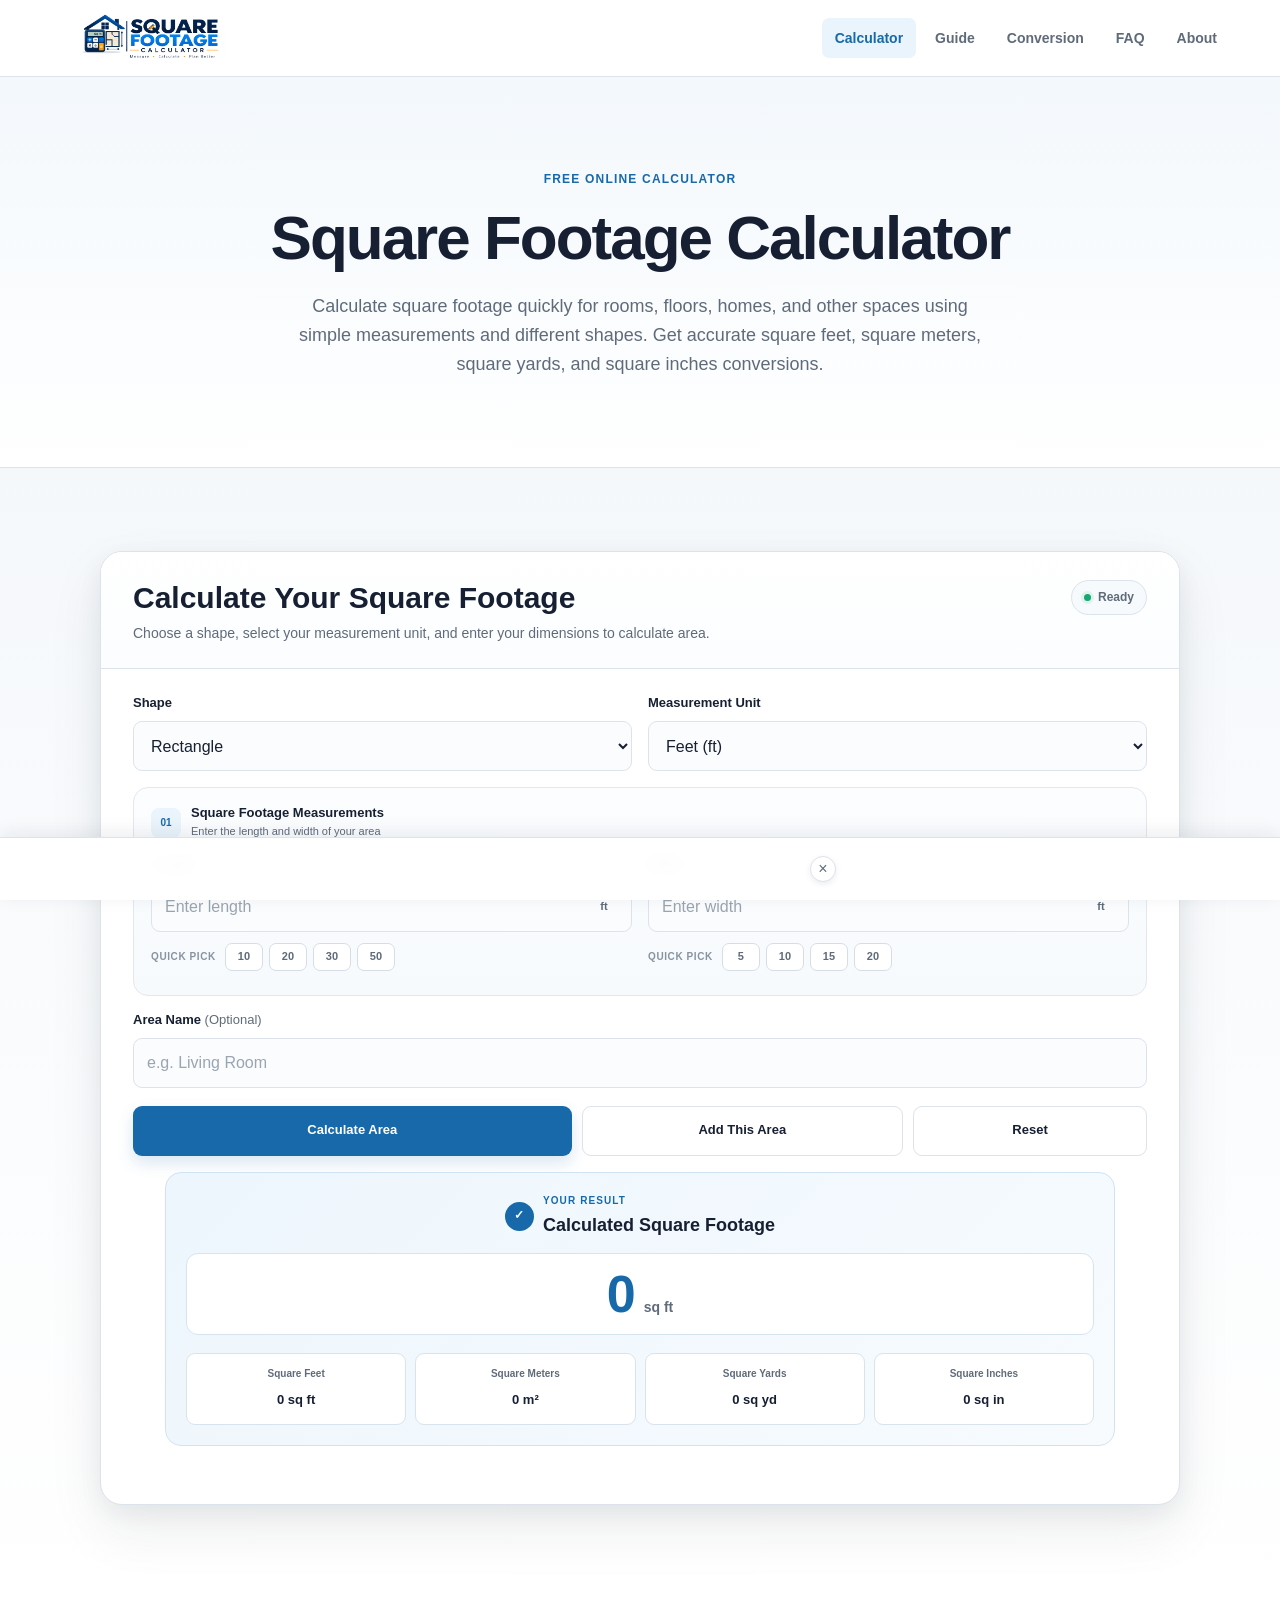
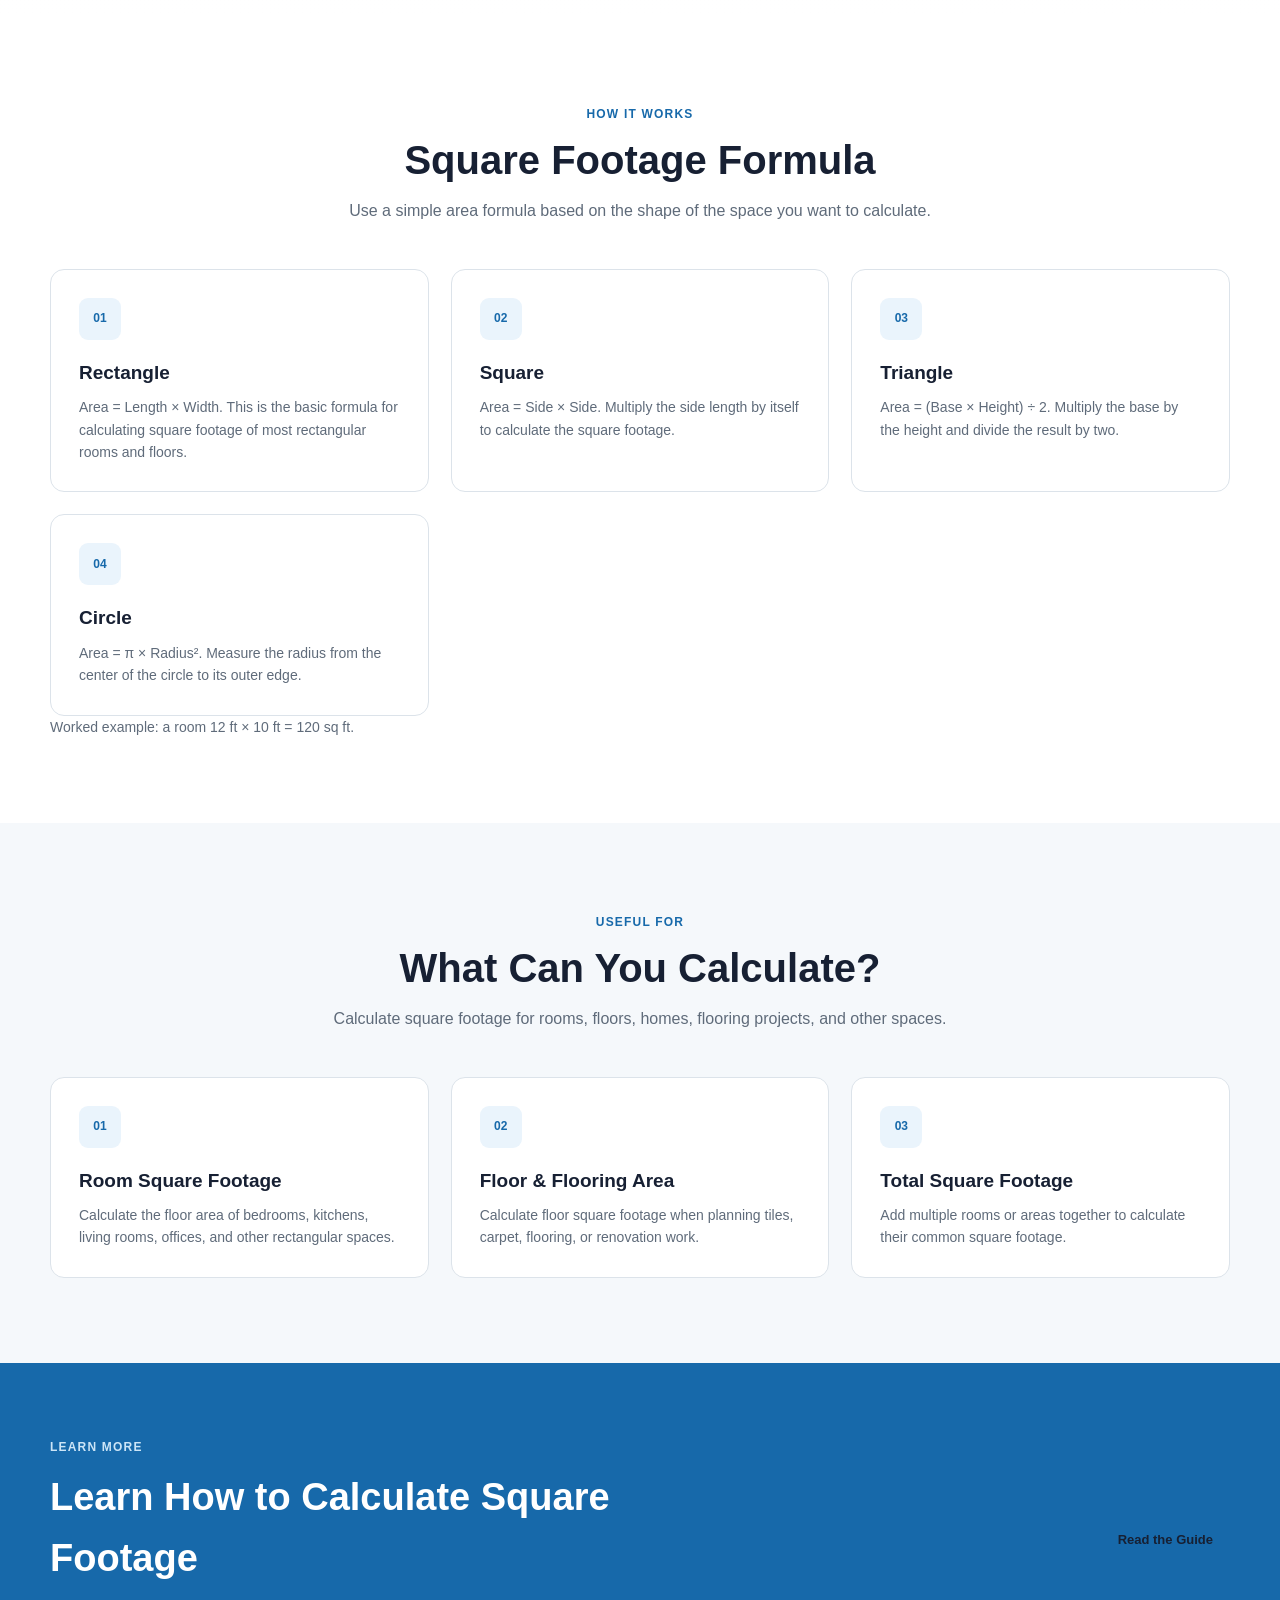
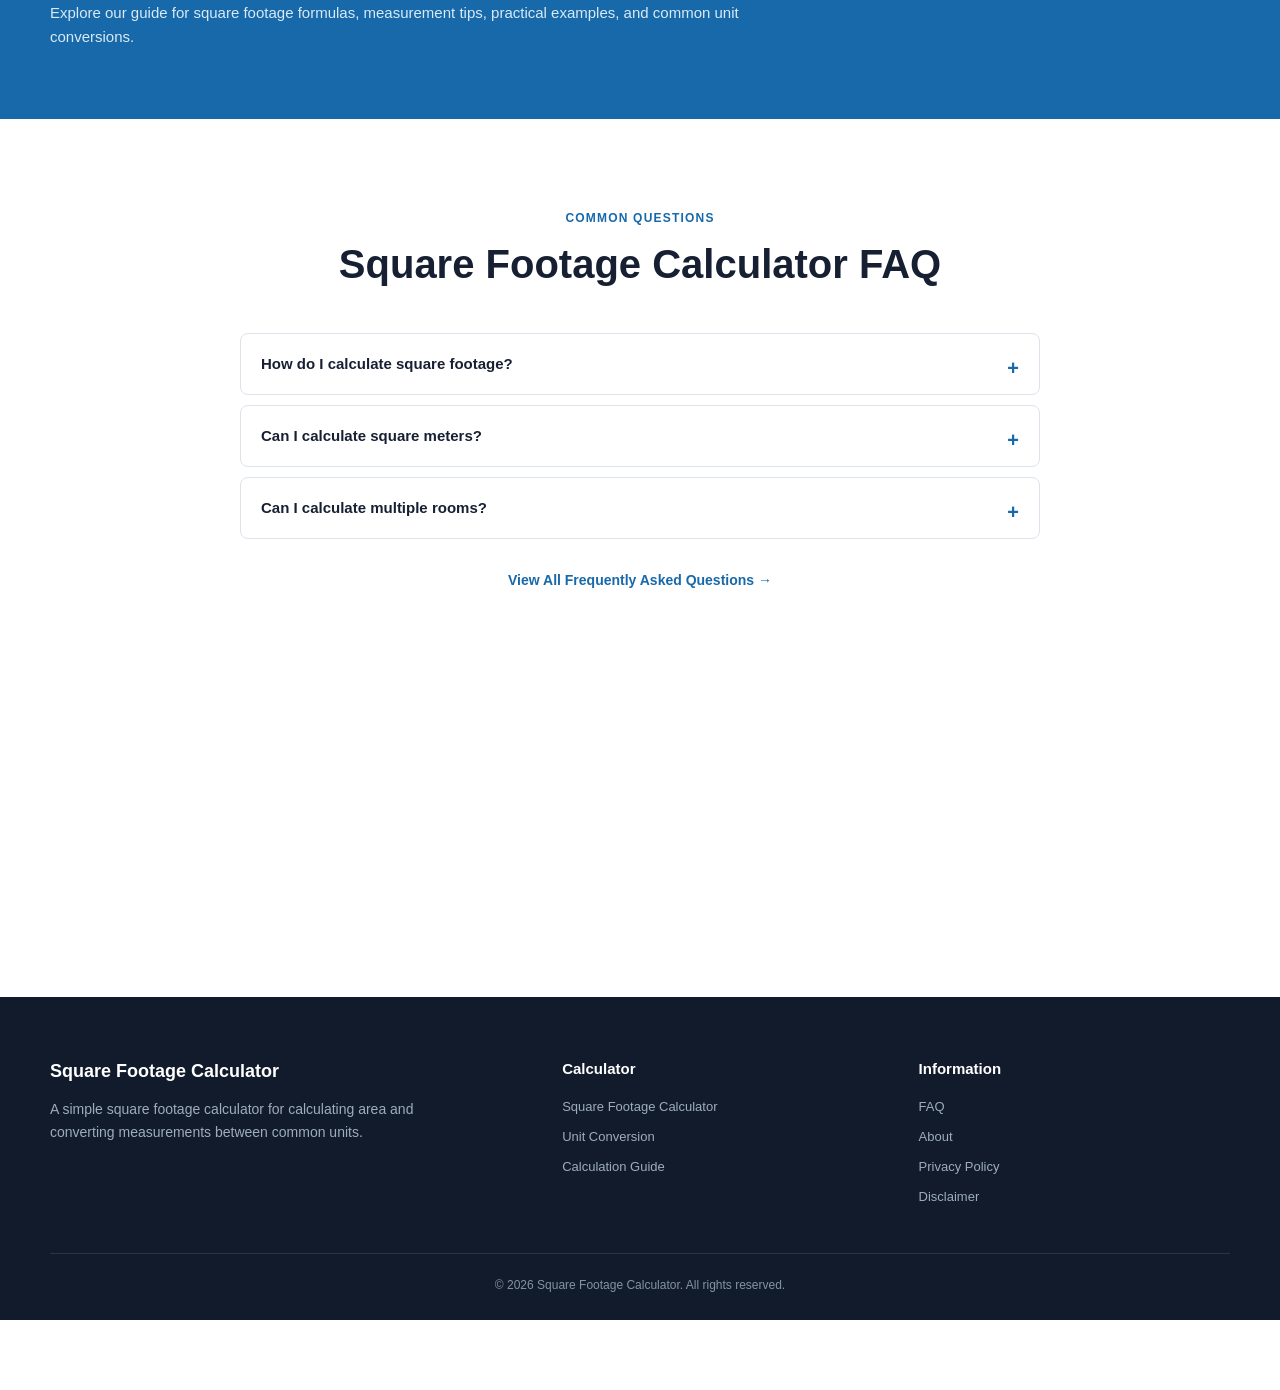
<file: index.html>
<!DOCTYPE html>

<html lang="en">

<head>
    <meta charset="UTF-8">

<meta
name="viewport"
content="width=device-width, initial-scale=1.0"

>

<title>Square Footage Calculator | Free Room, Floor & Area Calculator (Sq Ft, Sq M, Sq Yd)</title>

<meta
name="description"
content="Free square footage calculator to calculate total area for rooms, floors, homes, and other spaces. Calculate square feet and convert square footage online."

>

<meta
name="robots"
content="index, follow"

>

<meta name="google-site-verification" content="F35rqbBVg6ENbyYrUl2NkJEeMcFJ85l4w1VI4RaCMEo" />

<!-- Replace square-footage-calculator-omega.vercel.app/.com with your final domain before deployment -->

<link
    rel="canonical"
    href="https://square-footage-calculator-omega.vercel.app/.com/"
>

<link
    rel="apple-touch-icon"
    href="assets/favicon.png"
>

<link
    rel="stylesheet"
    href="style.css"
>
<link rel="icon" type="image/png" href="favicon.png">

<!-- Open Graph -->

<meta
property="og:title"
content="Square Footage Calculator | Free Room, Floor & Area Calculator (Sq Ft, Sq M, Sq Yd)"

>

<meta
property="og:description"
content="Calculate square footage online for rooms, homes, and other spaces with simple measurements and area formulas."

>

<meta
property="og:type"
content="website"

>

<meta
property="og:url"
content="https://square-footage-calculator-omega.vercel.app/.com/"

>

</head>

<body class="has-sticky-ad">

<!-- =====================================================
     HEADER
====================================================== -->

<header class="site-header">


<div class="container header-container">

    <a
        href="index.html"
        class="logo"
        aria-label="Square Footage Calculator Home"
    >

       <img
src="logo.png"
alt="Square Footage Calculator Logo"
class="logo-image"


>


    </a>


    <button
        type="button"
        class="mobile-menu-toggle"
        id="mobileMenuToggle"
        aria-label="Open navigation menu"
        aria-expanded="false"
        aria-controls="mainNavigation"
    >

        <span></span>
        <span></span>
        <span></span>

    </button>


    <nav
        class="main-navigation"
        id="mainNavigation"
        aria-label="Main navigation"
    >

        <a
            href="index.html"
            class="nav-link active"
            aria-current="page"
        >
            Calculator
        </a>

        <a
            href="guide.html"
            class="nav-link"
        >
            Guide
        </a>

        <a
            href="conversion.html"
            class="nav-link"
        >
            Conversion
        </a>

        <a
            href="faq.html"
            class="nav-link"
        >
            FAQ
        </a>

        <a
            href="about.html"
            class="nav-link"
        >
            About
        </a>

    </nav>

</div>


</header>

<!-- =====================================================
     MAIN
====================================================== -->

<main>


<!-- =================================================
     HERO
================================================== -->

<section class="hero-section">

    <div class="container hero-container">

        <div class="hero-content">

            <span class="hero-label">
                FREE ONLINE CALCULATOR
            </span>

            <h1>
                Square Footage Calculator
            </h1>

            <p class="hero-description">
                Calculate square footage quickly for rooms,
                floors, homes, and other spaces using simple
                measurements and different shapes. Get accurate
                square feet, square meters, square yards, and
                square inches conversions.
            </p>

        </div>

    </div>

</section>


<!-- =================================================
     CALCULATOR
================================================== -->

  <!-- =================================================
     CALCULATOR
================================================== -->

<section
    class="calculator-section"
    id="calculator"
>

<div class="container">

    <!-- Native Banner Ad -->
    <div class="ad-banner-top">
        <script async="async" data-cfasync="false" src="https://bauval.org/21/c0aba69ca757ff6837fc0dcfc8e18a9c"></script>
        <div id="container-c0aba69ca757ff6837fc0dcfc8e18a9c"></div>
    </div>

    <div class="calculator-card">

        <!-- CALCULATOR HEADER -->

        <div class="calculator-header">

            <div class="calculator-title-content">

                <h2>
                    Calculate Your Square Footage
                </h2>

                <p>
                    Choose a shape, select your measurement unit,
                    and enter your dimensions to calculate area.
                </p>

            </div>

            <div class="calculator-status">
                <span class="status-dot"></span>
                Ready
            </div>

        </div>


        <!-- CALCULATOR FORM -->

        <form
            class="calculator-form"
            id="squareFootageForm"
            novalidate
        >


            <!-- SHAPE + UNIT -->

            <div class="calculator-top-row">

                <div class="form-group">

                    <label
                        for="shapeSelect"
                        class="form-label"
                    >
                        Shape
                    </label>

                    <select
                        id="shapeSelect"
                        name="shape"
                        class="form-control"
                    >

                        <option value="rectangle">
                            Rectangle
                        </option>

                        <option value="square">
                            Square
                        </option>

                        <option value="triangle">
                            Triangle
                        </option>

                        <option value="circle">
                            Circle
                        </option>

                    </select>

                </div>


                <div class="form-group">

                    <label
                        for="measurementUnit"
                        class="form-label"
                    >
                        Measurement Unit
                    </label>

                    <select
                        id="measurementUnit"
                        name="measurementUnit"
                        class="form-control"
                    >

                        <option value="feet">
                            Feet (ft)
                        </option>

                        <option value="meters">
                            Meters (m)
                        </option>

                        <option value="inches">
                            Inches (in)
                        </option>

                        <option value="yards">
                            Yards (yd)
                        </option>

                    </select>

                </div>

            </div>


            <!-- RECTANGLE / TRIANGLE -->

            <div
                class="measurement-section"
                id="rectangleInputs"
            >

                <div class="measurement-heading">

                    <span class="measurement-step">
                        01
                    </span>

                    <div>

                        <strong>
                            Square Footage Measurements
                        </strong>

                        <small>
                            Enter the length and width of your area
                        </small>

                    </div>

                </div>


                <div class="measurement-grid">

                    <!-- LENGTH -->

                    <div class="form-group">

                        <label
                            for="lengthInput"
                            class="form-label"
                        >
                            Length
                        </label>

                        <div class="input-with-unit">

                            <input
                                type="number"
                                id="lengthInput"
                                name="length"
                                class="form-control"
                                placeholder="e.g. 20"
                                min="0"
                                step="any"
                                inputmode="decimal"
                                autocomplete="off"
                            >

                            <span
                                class="input-unit"
                                id="lengthUnit"
                            >
                                ft
                            </span>

                        </div>

                        <div class="quick-pick-row">

                            <span>
                                Quick pick
                            </span>

                            <button
                                type="button"
                                class="quick-value"
                                data-target="lengthInput"
                                data-value="10"
                            >
                                10
                            </button>

                            <button
                                type="button"
                                class="quick-value"
                                data-target="lengthInput"
                                data-value="20"
                            >
                                20
                            </button>

                            <button
                                type="button"
                                class="quick-value"
                                data-target="lengthInput"
                                data-value="30"
                            >
                                30
                            </button>

                            <button
                                type="button"
                                class="quick-value"
                                data-target="lengthInput"
                                data-value="50"
                            >
                                50
                            </button>

                        </div>

                        <small
                            class="input-error"
                            id="lengthError"
                            role="alert"
                        ></small>

                    </div>


                    <!-- WIDTH -->

                    <div class="form-group">

                        <label
                            for="widthInput"
                            class="form-label"
                        >
                            Width
                        </label>

                        <div class="input-with-unit">

                            <input
                                type="number"
                                id="widthInput"
                                name="width"
                                class="form-control"
                                placeholder="e.g. 10"
                                min="0"
                                step="any"
                                inputmode="decimal"
                                autocomplete="off"
                            >

                            <span
                                class="input-unit"
                                id="widthUnit"
                            >
                                ft
                            </span>

                        </div>

                        <div class="quick-pick-row">

                            <span>
                                Quick pick
                            </span>

                            <button
                                type="button"
                                class="quick-value"
                                data-target="widthInput"
                                data-value="5"
                            >
                                5
                            </button>

                            <button
                                type="button"
                                class="quick-value"
                                data-target="widthInput"
                                data-value="10"
                            >
                                10
                            </button>

                            <button
                                type="button"
                                class="quick-value"
                                data-target="widthInput"
                                data-value="15"
                            >
                                15
                            </button>

                            <button
                                type="button"
                                class="quick-value"
                                data-target="widthInput"
                                data-value="20"
                            >
                                20
                            </button>

                        </div>

                        <small
                            class="input-error"
                            id="widthError"
                            role="alert"
                        ></small>

                    </div>

                </div>

            </div>


            <!-- SQUARE -->

            <div
                class="measurement-section"
                id="squareInputs"
                hidden
            >

                <div class="measurement-heading">

                    <span class="measurement-step">
                        01
                    </span>

                    <div>

                        <strong>
                            Square Measurement
                        </strong>

                        <small>
                            Enter the side length to estimate square footage
                        </small>

                    </div>

                </div>


                <div class="form-group">

                    <label
                        for="sideInput"
                        class="form-label"
                    >
                        Side Length
                    </label>

                    <div class="input-with-unit">

                        <input
                            type="number"
                            id="sideInput"
                            name="side"
                            class="form-control"
                            placeholder="e.g. 15"
                            min="0"
                            step="any"
                            inputmode="decimal"
                            autocomplete="off"
                        >

                        <span
                            class="input-unit"
                            id="sideUnit"
                        >
                            ft
                        </span>

                    </div>

                    <small
                        class="input-error"
                        id="sideError"
                        role="alert"
                    ></small>

                </div>

            </div>


            <!-- CIRCLE -->

            <div
                class="measurement-section"
                id="circleInputs"
                hidden
            >

                <div class="measurement-heading">

                    <span class="measurement-step">
                        01
                    </span>

                    <div>

                        <strong>
                            Circle Measurement
                        </strong>

                        <small>
                            Enter the radius to calculate the area
                        </small>

                    </div>

                </div>


                <div class="form-group">

                    <label
                        for="radiusInput"
                        class="form-label"
                    >
                        Radius
                    </label>

                    <div class="input-with-unit">

                        <input
                            type="number"
                            id="radiusInput"
                            name="radius"
                            class="form-control"
                            placeholder="e.g. 10"
                            min="0"
                            step="any"
                            inputmode="decimal"
                            autocomplete="off"
                        >

                        <span
                            class="input-unit"
                            id="radiusUnit"
                        >
                            ft
                        </span>

                    </div>

                    <small
                        class="input-error"
                        id="radiusError"
                        role="alert"
                    ></small>

                </div>

            </div>


            <!-- AREA NAME -->

            <div class="form-group area-name-group">

                <label
                    for="areaNameInput"
                    class="form-label"
                >
                    Area Name
                    <span>
                        (Optional)
                    </span>
                </label>

                <input
                    type="text"
                    id="areaNameInput"
                    name="areaName"
                    class="form-control"
                    placeholder="e.g. Living Room"
                    maxlength="60"
                    autocomplete="off"
                >

            </div>


            <!-- ACTION BUTTONS -->

            <div class="calculator-actions">

                <button
                    type="submit"
                    class="btn btn-primary"
                    id="calculateButton"
                >
                    Calculate Area
                </button>

                <button
                    type="button"
                    class="btn btn-secondary"
                    id="addAreaButton"
                >
                    Add This Area
                </button>

                <button
                    type="reset"
                    class="btn btn-secondary"
                    id="resetButton"
                >
                    Reset
                </button>

            </div>


            <!-- RESULT -->

            <div
                class="calculator-result"
                id="calculatorResult"
                aria-live="polite"
                aria-atomic="true"
            >

                <div class="result-header">

                    <div class="result-title-group">

                        <span class="result-check">
                            ✓
                        </span>

                        <div>

                            <span class="result-label">
                                YOUR RESULT
                            </span>

                            <h3>
                                Calculated Square Footage
                            </h3>

                        </div>

                    </div>

                </div>


                <!-- MAIN RESULT -->

                <div class="result-primary">

                    <span
                        class="result-value"
                        id="squareFeetResult"
                    >
                        0
                    </span>

                    <span
                        class="result-unit"
                        id="primaryResultUnit"
                    >
                        sq ft
                    </span>

                </div>


                <!-- CONVERSIONS -->

                <div class="result-secondary">

                    <div class="result-item">

                        <span class="result-item-label">
                            Square Feet
                        </span>

                        <strong id="squareFeetValue">
                            0 sq ft
                        </strong>

                    </div>


                    <div class="result-item">

                        <span class="result-item-label">
                            Square Meters
                        </span>

                        <strong id="squareMetersValue">
                            0 m²
                        </strong>

                    </div>


                    <div class="result-item">

                        <span class="result-item-label">
                            Square Yards
                        </span>

                        <strong id="squareYardsValue">
                            0 sq yd
                        </strong>

                    </div>


                    <div class="result-item">

                        <span class="result-item-label">
                            Square Inches
                        </span>

                        <strong id="squareInchesValue">
                            0 sq in
                        </strong>

                    </div>

                </div>

            </div>

        </form>


        <!-- MULTIPLE AREAS -->

        <section
            class="room-list-section"
            id="roomListSection"
            hidden
        >

            <div class="room-list-header">

                <div>

                    <span class="section-label">
                        SAVED AREAS
                    </span>

                    <h3>
                        Your Areas
                    </h3>

                </div>

                <span
                    class="room-count"
                    id="roomCount"
                >
                    0 areas
                </span>

            </div>


            <div
                class="room-list"
                id="roomList"
            >
            </div>


            <div class="room-total">

                <span>
                    Grand Total
                </span>

                <strong id="grandTotalValue">
                    0 sq ft
                </strong>

            </div>

        </section>

    </div>

    <!-- Leaderboard Banner Ad (728x90) -->
    <div class="ad-banner-leaderboard">
        <script>
          atOptions = {
            'key' : 'b4df1d600b76662c23a063ce67fe1746',
            'format' : 'iframe',
            'height' : 90,
            'width' : 728,
            'params' : {}
          };
        </script>
        <script src="https://bauval.org/22/b4df1d600b76662c23a063ce67fe1746"></script>
    </div>

</div>

</section>


<!-- =================================================
     FORMULA SECTION
================================================== -->

<section class="content-section">

    <div class="container">

        <div class="section-heading">

            <span class="section-label">
                HOW IT WORKS
            </span>

            <h2>
                Square Footage Formula
            </h2>

            <p>
                Use a simple area formula based on the shape
                of the space you want to calculate.
            </p>

        </div>


        <div class="info-grid">

            <article class="info-card">

                <div
                    class="info-card-icon"
                    aria-hidden="true"
                >
                    01
                </div>

                <h3>
                    Rectangle
                </h3>

                <p>
                    Area = Length × Width. This is the basic
                    formula for calculating square footage of
                    most rectangular rooms and floors.
                </p>

            </article>


            <article class="info-card">

                <div
                    class="info-card-icon"
                    aria-hidden="true"
                >
                    02
                </div>

                <h3>
                    Square
                </h3>

                <p>
                    Area = Side × Side. Multiply the side length
                    by itself to calculate the square footage.
                </p>

            </article>


            <article class="info-card">

                <div
                    class="info-card-icon"
                    aria-hidden="true"
                >
                    03
                </div>

                <h3>
                    Triangle
                </h3>

                <p>
                    Area = (Base × Height) ÷ 2. Multiply the
                    base by the height and divide the result
                    by two.
                </p>

            </article>


            <article class="info-card">

                <div
                    class="info-card-icon"
                    aria-hidden="true"
                >
                    04
                </div>

                <h3>
                    Circle
                </h3>

                <p>
                    Area = π × Radius². Measure the radius
                    from the center of the circle to its
                    outer edge.
                </p>

            </article>

        </div>

        <p class="formula-example">
            Worked example: a room 12 ft × 10 ft = 120 sq ft.
        </p>

    </div>

</section>


<!-- =================================================
     USEFUL FOR
================================================== -->

<section class="content-section section-light">

    <div class="container">

        <div class="section-heading">

            <span class="section-label">
                USEFUL FOR
            </span>

            <h2>
                What Can You Calculate?
            </h2>

            <p>
                Calculate square footage for rooms, floors,
                homes, flooring projects, and other spaces.
            </p>

        </div>


        <div class="info-grid">

            <article class="info-card">

                <div
                    class="info-card-icon"
                    aria-hidden="true"
                >
                    01
                </div>

                <h3>
                    Room Square Footage
                </h3>

                <p>
                    Calculate the floor area of bedrooms,
                    kitchens, living rooms, offices, and other
                    rectangular spaces.
                </p>

            </article>


            <article class="info-card">

                <div
                    class="info-card-icon"
                    aria-hidden="true"
                >
                    02
                </div>

                <h3>
                    Floor & Flooring Area
                </h3>

                <p>
                    Calculate floor square footage when planning
                    tiles, carpet, flooring, or renovation work.
                </p>

            </article>


            <article class="info-card">

                <div
                    class="info-card-icon"
                    aria-hidden="true"
                >
                    03
                </div>

                <h3>
                    Total Square Footage
                </h3>

                <p>
                    Add multiple rooms or areas together to
                    calculate their common square footage.
                </p>

            </article>

        </div>

    </div>

</section>


<!-- =================================================
     GUIDE CTA
================================================== -->

<section class="cta-section">

    <div class="container">

        <div class="cta-card">

            <div class="cta-content">

                <span class="section-label">
                    LEARN MORE
                </span>

                <h2>
                    Learn How to Calculate Square Footage
                </h2>

                <p>
                    Explore our guide for square footage formulas,
                    measurement tips, practical examples, and
                    common unit conversions.
                </p>

            </div>


            <a
                href="guide.html"
                class="btn btn-light"
            >
                Read the Guide
            </a>

        </div>

    </div>

</section>


<!-- =================================================
     FAQ PREVIEW
================================================== -->

<section class="content-section">

    <div class="container">

        <div class="section-heading">

            <span class="section-label">
                COMMON QUESTIONS
            </span>

            <h2>
                Square Footage Calculator FAQ
            </h2>

        </div>


        <div class="faq-preview">

            <details class="faq-item">

                <summary>
                    How do I calculate square footage?
                </summary>

                <div class="faq-answer">

                    <p>
                        For a rectangular space, multiply the
                        length by the width using the same
                        measurement unit. The result is the
                        square footage when measurements are
                        given in feet.
                    </p>

                </div>

            </details>


            <details class="faq-item">

                <summary>
                    Can I calculate square meters?
                </summary>

                <div class="faq-answer">

                    <p>
                        Yes. Select meters as the measurement
                        unit and this square footage calculator will display
                        the area in square meters along with
                        square feet, square yards, and square
                        inches.
                    </p>

                </div>

            </details>


            <details class="faq-item">

                <summary>
                    Can I calculate multiple rooms?
                </summary>

                <div class="faq-answer">

                    <p>
                        Yes. You can add individual rooms or
                        areas and calculate their combined
                        total square footage.
                    </p>

                </div>

            </details>

        </div>


        <div class="section-link">

            <a
                href="faq.html"
                class="text-link"
            >
                View All Frequently Asked Questions →
            </a>

        </div>

    </div>

</section>

<!-- Rectangle Banner Ad (300x250) -->
<section class="ad-section-bottom">
    <div class="container">
        <div class="ad-banner-rectangle">
            <script>
              atOptions = {
                'key' : '79b01869fc7abf4adf8048d480a555be',
                'format' : 'iframe',
                'height' : 250,
                'width' : 300,
                'params' : {}
              };
            </script>
            <script src="https://bauval.org/22/79b01869fc7abf4adf8048d480a555be"></script>
        </div>
    </div>
</section>

</main>

<!-- =====================================================
     FOOTER
====================================================== -->

<footer class="site-footer">


<div class="container">

    <div class="footer-grid">

        <div class="footer-brand">

            <a
                href="index.html"
                class="footer-logo"
            >
                Square Footage Calculator
            </a>

            <p>
                A simple square footage calculator for
                calculating area and converting measurements
                between common units.
            </p>

        </div>


        <div class="footer-column">

            <h3>
                Calculator
            </h3>

            <a href="index.html">
                Square Footage Calculator
            </a>

            <a href="conversion.html">
                Unit Conversion
            </a>

            <a href="guide.html">
                Calculation Guide
            </a>

        </div>


        <div class="footer-column">

            <h3>
                Information
            </h3>

            <a href="faq.html">
                FAQ
            </a>

            <a href="about.html">
                About
            </a>

            <a href="privacy.html">
                Privacy Policy
            </a>

            <a href="disclaimer.html">
                Disclaimer
            </a>

        </div>

    </div>


    <div class="footer-bottom">

        <p>
            ©
            <span id="currentYear">
                2026
            </span>
            Square Footage Calculator.
            All rights reserved.
        </p>

    </div>

</div>


</footer>

<!-- Sticky Footer Banner Ad (320x50) -->
<div class="sticky-footer-ad" id="stickyFooterAd">
    <div class="sticky-ad-wrapper">
        <button type="button" class="sticky-ad-close" id="stickyAdClose" aria-label="Close advertisement">&times;</button>
        <div class="sticky-ad-content">
            <script>
              atOptions = {
                'key' : 'e26202b190f9c40be271a3832b6e6165',
                'format' : 'iframe',
                'height' : 50,
                'width' : 320,
                'params' : {}
              };
            </script>
            <script src="https://bauval.org/22/e26202b190f9c40be271a3832b6e6165"></script>
        </div>
    </div>
</div>

<script>
    document.addEventListener("DOMContentLoaded", function() {
        var closeBtn = document.getElementById("stickyAdClose");
        var adBox = document.getElementById("stickyFooterAd");
        if (closeBtn && adBox) {
            closeBtn.addEventListener("click", function() {
                adBox.style.display = "none";
                document.body.classList.remove("has-sticky-ad");
            });
        }
    });
</script>

<!-- JavaScript -->

<script
    src="script.js"
    defer
></script>



</body>

</html>
</file>
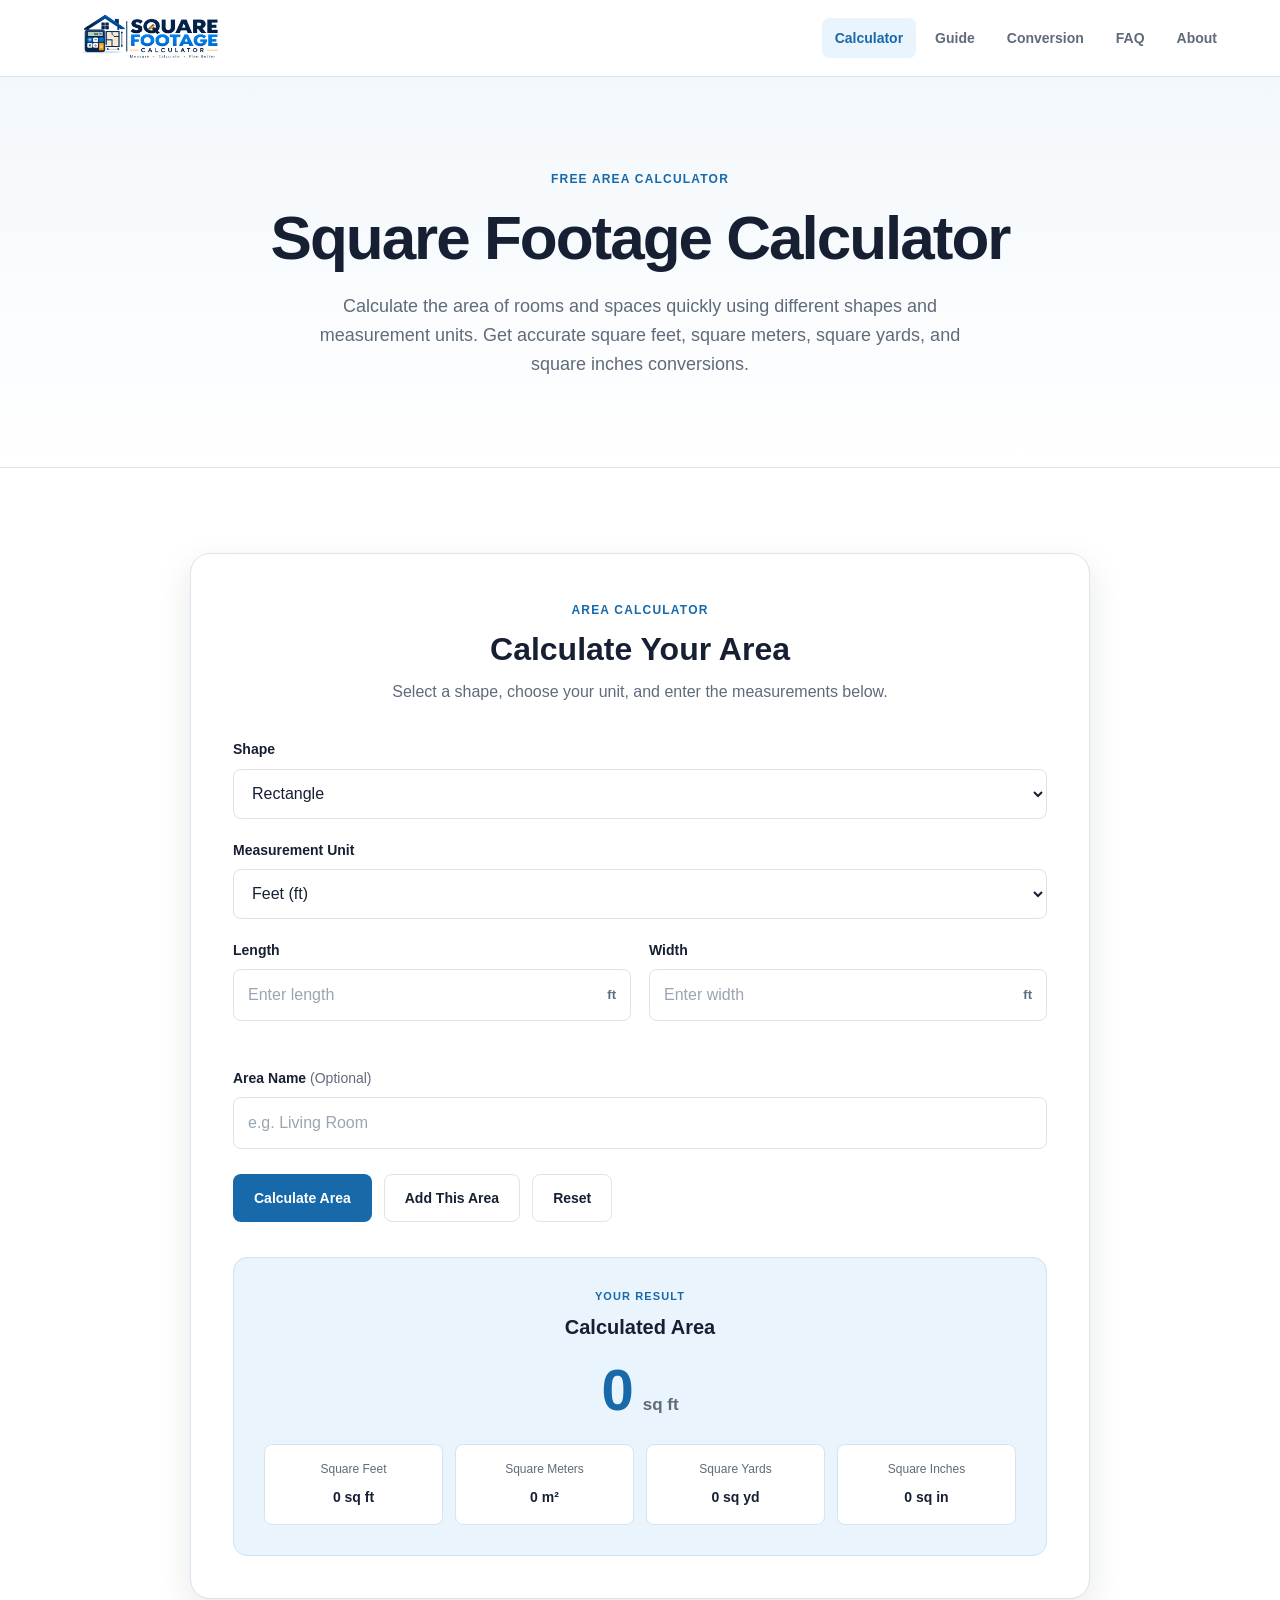
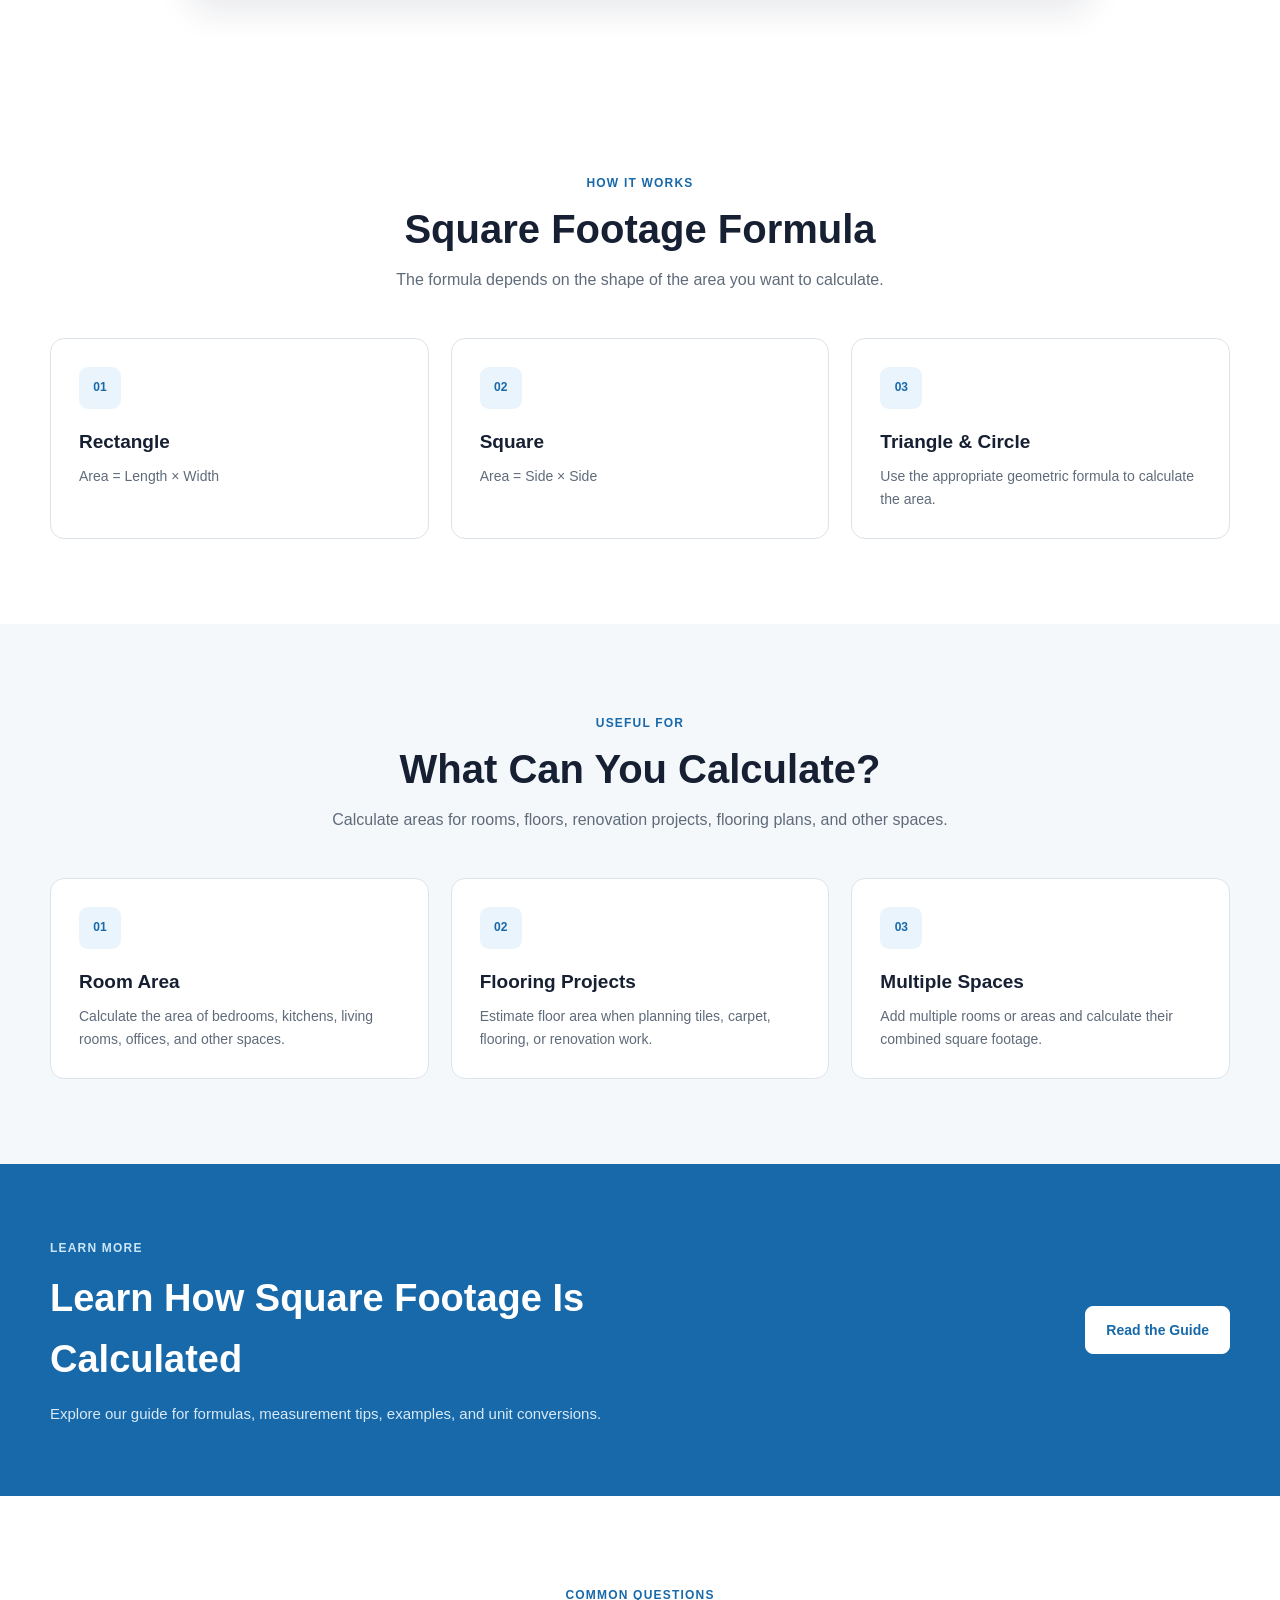
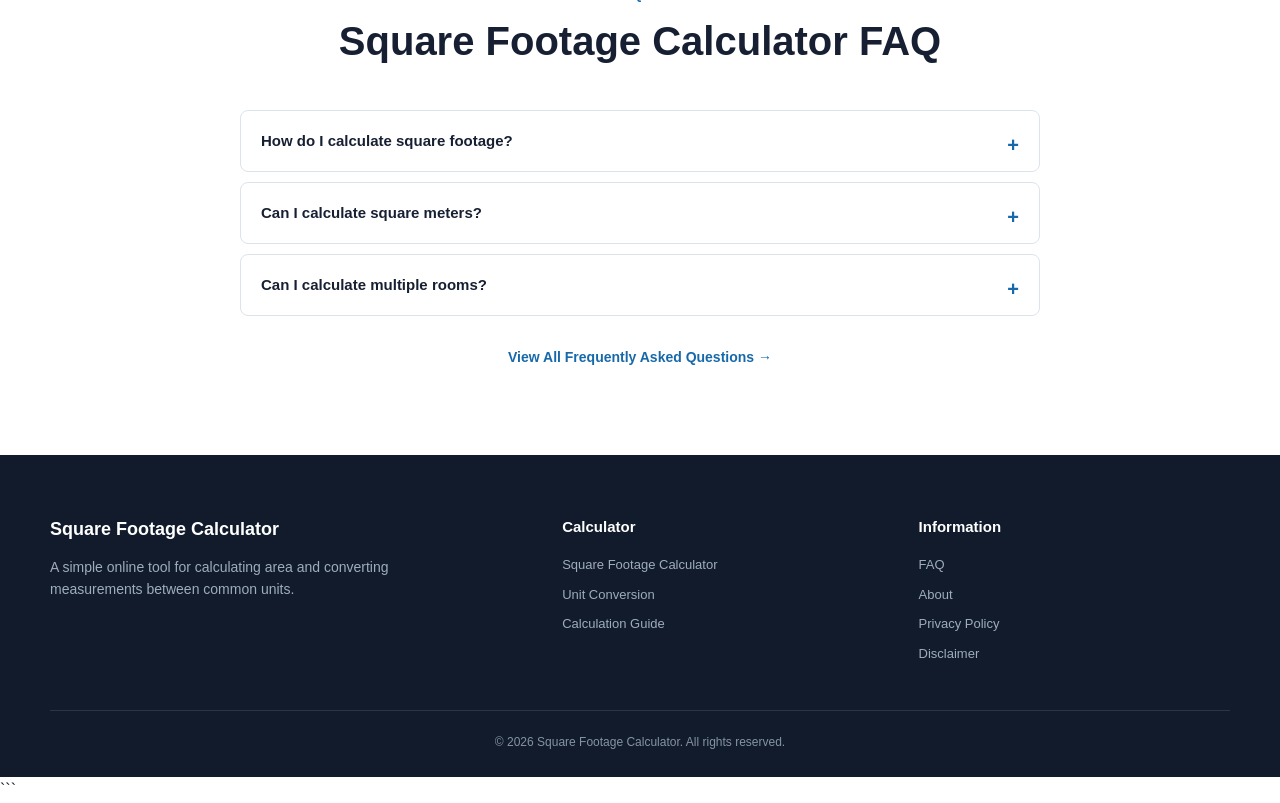
<file: calculator/index.html>
<!DOCTYPE html>

<html lang="en">

<head>
    <meta charset="UTF-8">


<meta
    name="viewport"
    content="width=device-width, initial-scale=1.0"
>

<title>Square Footage Calculator - Calculate Area in Square Feet</title>

<meta
    name="description"
    content="Calculate square footage for rooms and spaces using length and width. Convert area between square feet, square meters, square yards, and square inches."
>

<meta
    name="robots"
    content="index, follow"
>

<!-- Replace YOURDOMAIN.com with your final domain before deployment -->
<link
    rel="canonical"
    href="https://YOURDOMAIN.com/"
>



<link
    rel="apple-touch-icon"
    href="assets/favicon.png"
>

<link
    rel="stylesheet"
    href="style.css"
>
<link rel="icon" type="image/png" href="favicon.png">


<!-- Open Graph -->
<meta
    property="og:title"
    content="Square Footage Calculator"
>

<meta
    property="og:description"
    content="Calculate square footage and convert area between common measurement units."
>

<meta
    property="og:type"
    content="website"
>

<meta
    property="og:url"
    content="https://YOURDOMAIN.com/"
>


</head>

<body>


<!-- =====================================================
     HEADER
====================================================== -->

<header class="site-header">

    <div class="container header-container">

        <a
            href="index.html"
            class="logo"
            aria-label="Square Footage Calculator Home"
        >

           <img
    src="logo.png"
    alt="Square Footage Calculator Logo"
    class="logo-image"
>

           

        </a>


        <button
            type="button"
            class="mobile-menu-toggle"
            id="mobileMenuToggle"
            aria-label="Open navigation menu"
            aria-expanded="false"
            aria-controls="mainNavigation"
        >

            <span></span>
            <span></span>
            <span></span>

        </button>


        <nav
            class="main-navigation"
            id="mainNavigation"
            aria-label="Main navigation"
        >

            <a
                href="index.html"
                class="nav-link active"
                aria-current="page"
            >
                Calculator
            </a>

            <a
                href="guide.html"
                class="nav-link"
            >
                Guide
            </a>

            <a
                href="conversion.html"
                class="nav-link"
            >
                Conversion
            </a>

            <a
                href="faq.html"
                class="nav-link"
            >
                FAQ
            </a>

            <a
                href="about.html"
                class="nav-link"
            >
                About
            </a>

        </nav>

    </div>

</header>


<!-- =====================================================
     MAIN
====================================================== -->

<main>

    <!-- =================================================
         HERO
    ================================================== -->

    <section class="hero-section">

        <div class="container hero-container">

            <div class="hero-content">

                <span class="hero-label">
                    FREE AREA CALCULATOR
                </span>

                <h1>
                    Square Footage Calculator
                </h1>

                <p class="hero-description">
                    Calculate the area of rooms and spaces quickly
                    using different shapes and measurement units.
                    Get accurate square feet, square meters,
                    square yards, and square inches conversions.
                </p>

            </div>

        </div>

    </section>


    <!-- =================================================
         CALCULATOR
    ================================================== -->

    <section
        class="calculator-section"
        id="calculator"
    >

        <div class="container">

            <div class="calculator-card">

                <div class="calculator-header">

                    <span class="section-label">
                        AREA CALCULATOR
                    </span>

                    <h2>
                        Calculate Your Area
                    </h2>

                    <p>
                        Select a shape, choose your unit, and enter
                        the measurements below.
                    </p>

                </div>


                <!-- =====================================
                     CALCULATOR FORM
                ====================================== -->

                <form
                    class="calculator-form"
                    id="squareFootageForm"
                    novalidate
                >


                    <!-- Shape -->

                    <div class="form-group">

                        <label
                            for="shapeSelect"
                            class="form-label"
                        >
                            Shape
                        </label>

                        <select
                            id="shapeSelect"
                            name="shape"
                            class="form-control"
                        >

                            <option value="rectangle">
                                Rectangle
                            </option>

                            <option value="square">
                                Square
                            </option>

                            <option value="triangle">
                                Triangle
                            </option>

                            <option value="circle">
                                Circle
                            </option>

                        </select>

                    </div>


                    <!-- Unit -->

                    <div class="form-group">

                        <label
                            for="measurementUnit"
                            class="form-label"
                        >
                            Measurement Unit
                        </label>

                        <select
                            id="measurementUnit"
                            name="measurementUnit"
                            class="form-control"
                        >

                            <option value="feet">
                                Feet (ft)
                            </option>

                            <option value="meters">
                                Meters (m)
                            </option>

                            <option value="inches">
                                Inches (in)
                            </option>

                            <option value="yards">
                                Yards (yd)
                            </option>

                        </select>

                    </div>


                    <!-- =================================
                         RECTANGLE / TRIANGLE INPUTS
                    ================================== -->

                    <div
                        class="measurement-grid"
                        id="rectangleInputs"
                    >

                        <!-- Length -->

                        <div class="form-group">

                            <label
                                for="lengthInput"
                                class="form-label"
                            >
                                Length
                            </label>

                            <div class="input-with-unit">

                                <input
                                    type="number"
                                    id="lengthInput"
                                    name="length"
                                    class="form-control"
                                    placeholder="Enter length"
                                    min="0"
                                    step="any"
                                    inputmode="decimal"
                                    autocomplete="off"
                                >

                                <span
                                    class="input-unit"
                                    id="lengthUnit"
                                >
                                    ft
                                </span>

                            </div>

                            <small
                                class="input-error"
                                id="lengthError"
                                role="alert"
                            ></small>

                        </div>


                        <!-- Width -->

                        <div class="form-group">

                            <label
                                for="widthInput"
                                class="form-label"
                            >
                                Width
                            </label>

                            <div class="input-with-unit">

                                <input
                                    type="number"
                                    id="widthInput"
                                    name="width"
                                    class="form-control"
                                    placeholder="Enter width"
                                    min="0"
                                    step="any"
                                    inputmode="decimal"
                                    autocomplete="off"
                                >

                                <span
                                    class="input-unit"
                                    id="widthUnit"
                                >
                                    ft
                                </span>

                            </div>

                            <small
                                class="input-error"
                                id="widthError"
                                role="alert"
                            ></small>

                        </div>

                    </div>


                    <!-- =================================
                         SQUARE INPUT
                    ================================== -->

                    <div
                        class="form-group"
                        id="squareInputs"
                        hidden
                    >

                        <label
                            for="sideInput"
                            class="form-label"
                        >
                            Side Length
                        </label>

                        <div class="input-with-unit">

                            <input
                                type="number"
                                id="sideInput"
                                name="side"
                                class="form-control"
                                placeholder="Enter side length"
                                min="0"
                                step="any"
                                inputmode="decimal"
                                autocomplete="off"
                            >

                            <span
                                class="input-unit"
                                id="sideUnit"
                            >
                                ft
                            </span>

                        </div>

                        <small
                            class="input-error"
                            id="sideError"
                            role="alert"
                        ></small>

                    </div>


                    <!-- =================================
                         CIRCLE INPUT
                    ================================== -->

                    <div
                        class="form-group"
                        id="circleInputs"
                        hidden
                    >

                        <label
                            for="radiusInput"
                            class="form-label"
                        >
                            Radius
                        </label>

                        <div class="input-with-unit">

                            <input
                                type="number"
                                id="radiusInput"
                                name="radius"
                                class="form-control"
                                placeholder="Enter radius"
                                min="0"
                                step="any"
                                inputmode="decimal"
                                autocomplete="off"
                            >

                            <span
                                class="input-unit"
                                id="radiusUnit"
                            >
                                ft
                            </span>

                        </div>

                        <small
                            class="input-error"
                            id="radiusError"
                            role="alert"
                        ></small>

                    </div>


                    <!-- =================================
                         AREA NAME
                    ================================== -->

                    <div class="form-group">

                        <label
                            for="areaNameInput"
                            class="form-label"
                        >
                            Area Name
                            <span>(Optional)</span>
                        </label>

                        <input
                            type="text"
                            id="areaNameInput"
                            name="areaName"
                            class="form-control"
                            placeholder="e.g. Living Room"
                            maxlength="60"
                            autocomplete="off"
                        >

                    </div>


                    <!-- =================================
                         ACTION BUTTONS
                    ================================== -->

                    <div class="calculator-actions">

                        <button
                            type="submit"
                            class="btn btn-primary"
                            id="calculateButton"
                        >
                            Calculate Area
                        </button>

                        <button
                            type="button"
                            class="btn btn-secondary"
                            id="addAreaButton"
                        >
                            Add This Area
                        </button>

                        <button
                            type="reset"
                            class="btn btn-secondary"
                            id="resetButton"
                        >
                            Reset
                        </button>

                    </div>

                </form>


                <!-- =====================================
                     RESULT
                ====================================== -->

                <div
                    class="calculator-result"
                    id="calculatorResult"
                    aria-live="polite"
                    aria-atomic="true"
                >

                    <div class="result-header">

                        <span class="result-label">
                            YOUR RESULT
                        </span>

                        <h3>
                            Calculated Area
                        </h3>

                    </div>


                    <div class="result-primary">

                        <span
                            class="result-value"
                            id="squareFeetResult"
                        >
                            0
                        </span>

                        <span
                            class="result-unit"
                            id="primaryResultUnit"
                        >
                            sq ft
                        </span>

                    </div>


                    <div class="result-secondary">

                        <div class="result-item">

                            <span class="result-item-label">
                                Square Feet
                            </span>

                            <strong id="squareFeetValue">
                                0 sq ft
                            </strong>

                        </div>


                        <div class="result-item">

                            <span class="result-item-label">
                                Square Meters
                            </span>

                            <strong id="squareMetersValue">
                                0 m²
                            </strong>

                        </div>


                        <div class="result-item">

                            <span class="result-item-label">
                                Square Yards
                            </span>

                            <strong id="squareYardsValue">
                                0 sq yd
                            </strong>

                        </div>


                        <div class="result-item">

                            <span class="result-item-label">
                                Square Inches
                            </span>

                            <strong id="squareInchesValue">
                                0 sq in
                            </strong>

                        </div>

                    </div>

                </div>


                <!-- =====================================
                     MULTIPLE AREA LIST
                ====================================== -->

                <section
                    class="room-list-section"
                    id="roomListSection"
                    hidden
                >

                    <div class="room-list-header">

                        <div>

                            <span class="section-label">
                                SAVED AREAS
                            </span>

                            <h3>
                                Your Areas
                            </h3>

                        </div>

                        <span
                            class="room-count"
                            id="roomCount"
                        >
                            0 areas
                        </span>

                    </div>


                    <div
                        class="room-list"
                        id="roomList"
                    >
                    </div>


                    <div class="room-total">

                        <span>
                            Grand Total
                        </span>

                        <strong id="grandTotalValue">
                            0 sq ft
                        </strong>

                    </div>

                </section>

            </div>

        </div>

    </section>


    <!-- =================================================
         FORMULA SECTION
    ================================================== -->

    <section class="content-section">

        <div class="container">

            <div class="section-heading">

                <span class="section-label">
                    HOW IT WORKS
                </span>

                <h2>
                    Square Footage Formula
                </h2>

                <p>
                    The formula depends on the shape of the area
                    you want to calculate.
                </p>

            </div>


            <div class="info-grid">

                <article class="info-card">

                    <div
                        class="info-card-icon"
                        aria-hidden="true"
                    >
                        01
                    </div>

                    <h3>
                        Rectangle
                    </h3>

                    <p>
                        Area = Length × Width
                    </p>

                </article>


                <article class="info-card">

                    <div
                        class="info-card-icon"
                        aria-hidden="true"
                    >
                        02
                    </div>

                    <h3>
                        Square
                    </h3>

                    <p>
                        Area = Side × Side
                    </p>

                </article>


                <article class="info-card">

                    <div
                        class="info-card-icon"
                        aria-hidden="true"
                    >
                        03
                    </div>

                    <h3>
                        Triangle & Circle
                    </h3>

                    <p>
                        Use the appropriate geometric formula
                        to calculate the area.
                    </p>

                </article>

            </div>

        </div>

    </section>


    <!-- =================================================
         USEFUL FOR
    ================================================== -->

    <section class="content-section section-light">

        <div class="container">

            <div class="section-heading">

                <span class="section-label">
                    USEFUL FOR
                </span>

                <h2>
                    What Can You Calculate?
                </h2>

                <p>
                    Calculate areas for rooms, floors, renovation
                    projects, flooring plans, and other spaces.
                </p>

            </div>


            <div class="info-grid">

                <article class="info-card">

                    <div
                        class="info-card-icon"
                        aria-hidden="true"
                    >
                        01
                    </div>

                    <h3>
                        Room Area
                    </h3>

                    <p>
                        Calculate the area of bedrooms, kitchens,
                        living rooms, offices, and other spaces.
                    </p>

                </article>


                <article class="info-card">

                    <div
                        class="info-card-icon"
                        aria-hidden="true"
                    >
                        02
                    </div>

                    <h3>
                        Flooring Projects
                    </h3>

                    <p>
                        Estimate floor area when planning tiles,
                        carpet, flooring, or renovation work.
                    </p>

                </article>


                <article class="info-card">

                    <div
                        class="info-card-icon"
                        aria-hidden="true"
                    >
                        03
                    </div>

                    <h3>
                        Multiple Spaces
                    </h3>

                    <p>
                        Add multiple rooms or areas and calculate
                        their combined square footage.
                    </p>

                </article>

            </div>

        </div>

    </section>


    <!-- =================================================
         GUIDE CTA
    ================================================== -->

    <section class="cta-section">

        <div class="container">

            <div class="cta-card">

                <div class="cta-content">

                    <span class="section-label">
                        LEARN MORE
                    </span>

                    <h2>
                        Learn How Square Footage Is Calculated
                    </h2>

                    <p>
                        Explore our guide for formulas, measurement
                        tips, examples, and unit conversions.
                    </p>

                </div>


                <a
                    href="guide.html"
                    class="btn btn-light"
                >
                    Read the Guide
                </a>

            </div>

        </div>

    </section>


    <!-- =================================================
         FAQ PREVIEW
    ================================================== -->

    <section class="content-section">

        <div class="container">

            <div class="section-heading">

                <span class="section-label">
                    COMMON QUESTIONS
                </span>

                <h2>
                    Square Footage Calculator FAQ
                </h2>

            </div>


            <div class="faq-preview">

                <details class="faq-item">

                    <summary>
                        How do I calculate square footage?
                    </summary>

                    <div class="faq-answer">

                        <p>
                            For a rectangular space, multiply the
                            length by the width using the same
                            measurement unit.
                        </p>

                    </div>

                </details>


                <details class="faq-item">

                    <summary>
                        Can I calculate square meters?
                    </summary>

                    <div class="faq-answer">

                        <p>
                            Yes. Select meters as the measurement
                            unit and the calculator will display
                            the area in square meters along with
                            other conversions.
                        </p>

                    </div>

                </details>


                <details class="faq-item">

                    <summary>
                        Can I calculate multiple rooms?
                    </summary>

                    <div class="faq-answer">

                        <p>
                            Yes. You can add individual areas and
                            the calculator can keep a list of saved
                            areas and calculate their combined total.
                        </p>

                    </div>

                </details>

            </div>


            <div class="section-link">

                <a
                    href="faq.html"
                    class="text-link"
                >
                    View All Frequently Asked Questions →
                </a>

            </div>

        </div>

    </section>

</main>


<!-- =====================================================
     FOOTER
====================================================== -->

<footer class="site-footer">

    <div class="container">

        <div class="footer-grid">

            <div class="footer-brand">

                <a
                    href="index.html"
                    class="footer-logo"
                >
                    Square Footage Calculator
                </a>

                <p>
                    A simple online tool for calculating area and
                    converting measurements between common units.
                </p>

            </div>


            <div class="footer-column">

                <h3>
                    Calculator
                </h3>

                <a href="index.html">
                    Square Footage Calculator
                </a>

                <a href="conversion.html">
                    Unit Conversion
                </a>

                <a href="guide.html">
                    Calculation Guide
                </a>

            </div>


            <div class="footer-column">

                <h3>
                    Information
                </h3>

                <a href="faq.html">
                    FAQ
                </a>

                <a href="about.html">
                    About
                </a>

                <a href="privacy.html">
                    Privacy Policy
                </a>

                <a href="disclaimer.html">
                    Disclaimer
                </a>

            </div>

        </div>


        <div class="footer-bottom">

            <p>
                ©
                <span id="currentYear">
                    2026
                </span>
                Square Footage Calculator.
                All rights reserved.
            </p>

        </div>

    </div>

</footer>


<!-- JavaScript -->
<script
    src="script.js"
    defer
></script>
```

</body>

</html>
</file>
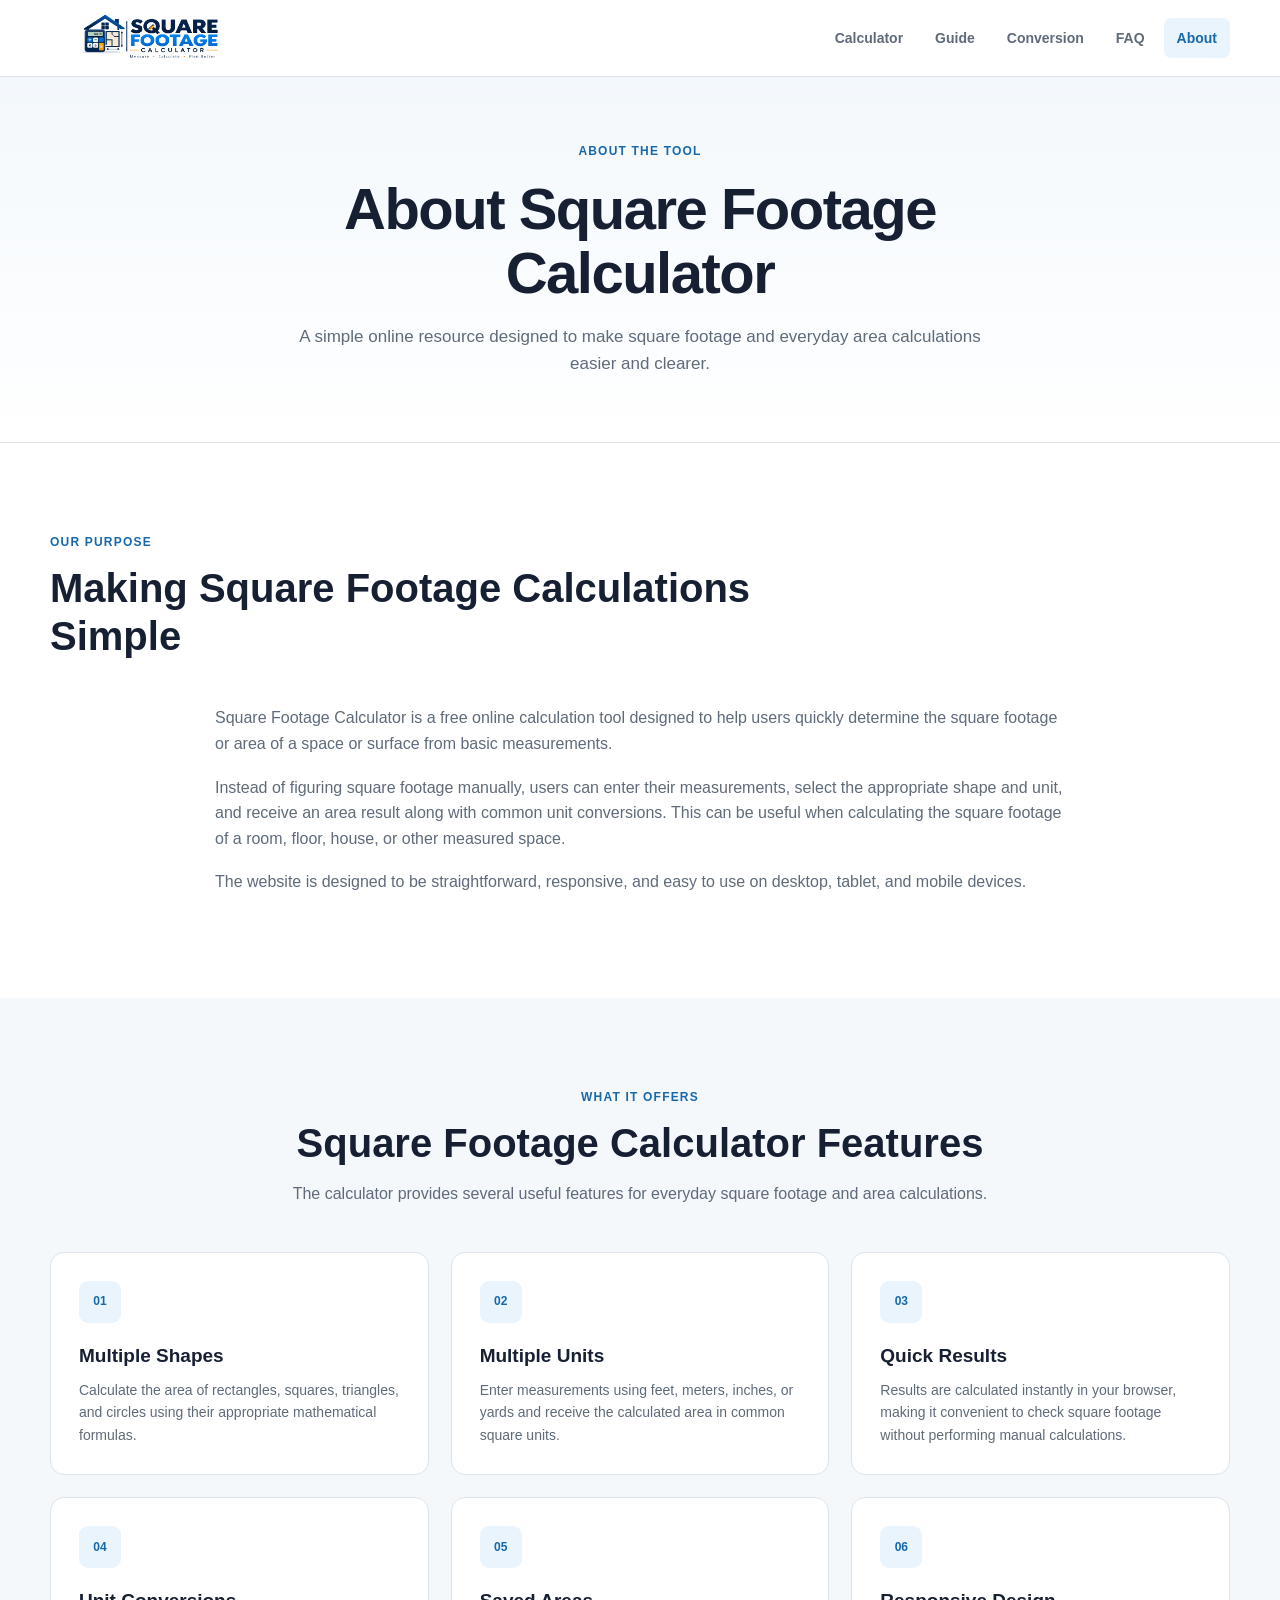
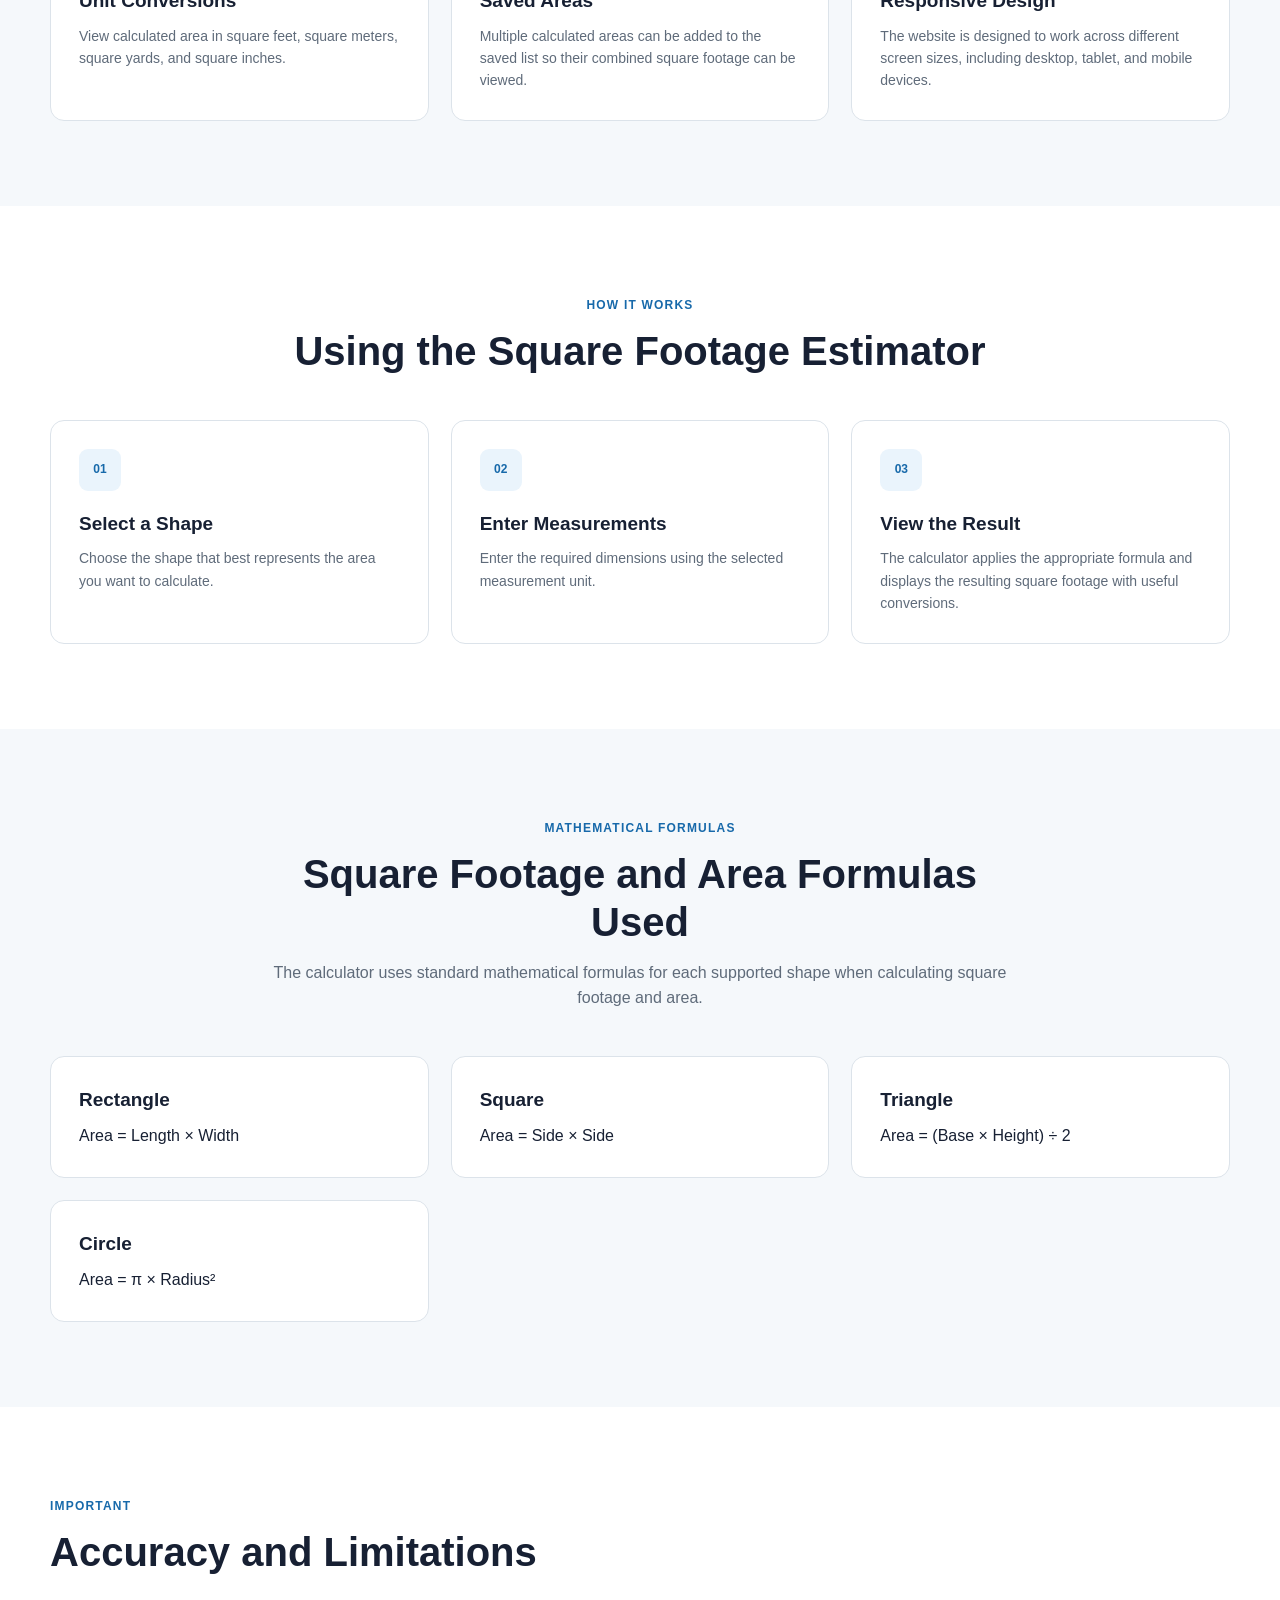
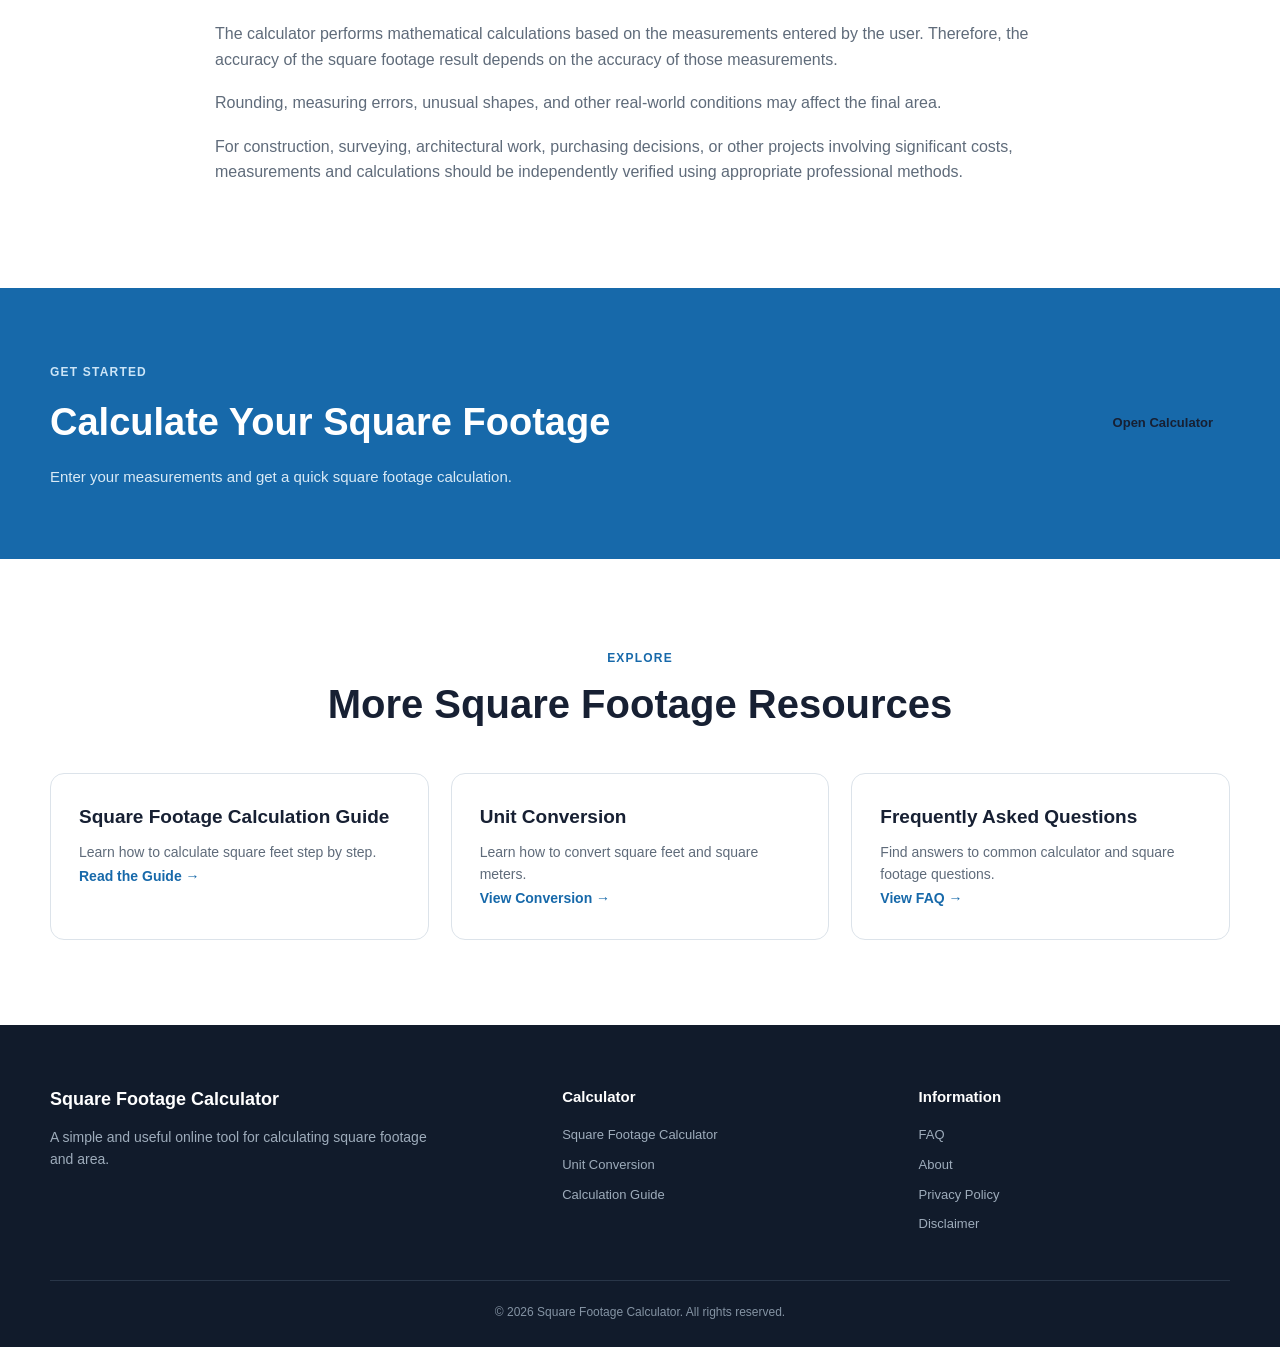
<file: about.html>
<!DOCTYPE html>

<html lang="en">
<head>
    <meta charset="UTF-8">

<meta
    name="viewport"
    content="width=device-width, initial-scale=1.0"
>

<title>About Our Free Square Footage Calculator | Area Tool</title>

<meta
    name="description"
    content="Learn how our free square footage calculator works — enter measurements, pick a shape and unit, and get the area of any room, floor or house instantly."
>

<meta
    name="robots"
    content="index, follow"
>

<link
    rel="canonical"
    href="https://square-footage-calculator-omega.vercel.app/about.html"
>


<link
    rel="stylesheet"
    href="style.css"
>

<link rel="icon" type="image/png" href="favicon.png">


<meta
    property="og:title"
    content="About Our Free Square Footage Calculator | Area Tool"
>

<meta
    property="og:description"
    content="Learn how our free square footage calculator works — enter measurements, pick a shape and unit, and get the area of any room, floor or house instantly."
>

<meta
    property="og:type"
    content="website"
>

<meta
    property="og:url"
    content="https://square-footage-calculator-omega.vercel.app/about.html" 
> 


</head> 

<body> 


<!-- ================= HEADER ================= --> 

<header class="site-header"> 

    <div class="container header-container"> 

        <a 
            href="index.html" 
            class="logo" 
            aria-label="Square Footage Calculator Home" 
        > 

       <img 
src="logo.png" 
alt="Square Footage Calculator Logo" 
class="logo-image" 


>


        </a> 


        <button 
            type="button" 
            class="mobile-menu-toggle" 
            id="mobileMenuToggle" 
            aria-label="Open navigation menu" 
            aria-expanded="false" 
            aria-controls="mainNavigation" 
        > 

            <span></span> 
            <span></span> 
            <span></span> 

        </button> 


        <nav 
            class="main-navigation" 
            id="mainNavigation" 
            aria-label="Main navigation" 
        > 

            <a 
                href="index.html" 
                class="nav-link" 
            > 
                Calculator 
            </a> 

            <a 
                href="guide.html" 
                class="nav-link" 
            > 
                Guide 
            </a> 

            <a 
                href="conversion.html" 
                class="nav-link" 
            > 
                Conversion 
            </a> 

            <a 
                href="faq.html" 
                class="nav-link" 
            > 
                FAQ 
            </a> 

            <a 
                href="about.html" 
                class="nav-link active" 
                aria-current="page" 
            > 
                About 
            </a> 

        </nav> 

    </div> 

</header> 


<!-- ================= MAIN ================= --> 

<main> 

    <!-- ================= HERO ================= --> 

    <section class="page-hero"> 

        <div class="container page-hero-content"> 

            <span class="hero-label"> 
                ABOUT THE TOOL 
            </span> 

            <h1> 
                About Square Footage Calculator 
            </h1> 

            <p> 
                A simple online resource designed to make square footage 
                and everyday area calculations easier and clearer. 
            </p> 

        </div> 

    </section> 


    <!-- ================= INTRODUCTION ================= --> 

    <section class="content-section"> 

        <div class="container"> 

            <div class="section-heading section-heading-left"> 

                <span class="section-label"> 
                    OUR PURPOSE 
                </span> 

                <h2> 
                    Making Square Footage Calculations Simple 
                </h2> 

            </div> 


            <div class="guide-content"> 

                <p> 
                    Square Footage Calculator is a free online calculation 
                    tool designed to help users quickly determine the 
                    square footage or area of a space or surface from 
                    basic measurements. 
                </p> 

                <p> 
                    Instead of figuring square footage manually, users can 
                    enter their measurements, select the appropriate shape 
                    and unit, and receive an area result along with common 
                    unit conversions. This can be useful when calculating 
                    the square footage of a room, floor, house, or other 
                    measured space. 
                </p> 

                <p> 
                    The website is designed to be straightforward, 
                    responsive, and easy to use on desktop, tablet, 
                    and mobile devices. 
                </p> 

            </div> 

        </div> 

    </section> 


    <!-- ================= FEATURES ================= --> 

    <section class="content-section section-light"> 

        <div class="container"> 

            <div class="section-heading"> 

                <span class="section-label"> 
                    WHAT IT OFFERS 
                </span> 

                <h2> 
                    Square Footage Calculator Features 
                </h2> 

                <p> 
                    The calculator provides several useful features 
                    for everyday square footage and area calculations. 
                </p> 

            </div> 


            <div class="info-grid"> 

                <article class="info-card"> 

                    <div 
                        class="info-card-icon" 
                        aria-hidden="true" 
                    > 
                        01 
                    </div> 

                    <h3> 
                        Multiple Shapes 
                    </h3> 

                    <p> 
                        Calculate the area of rectangles, squares, 
                        triangles, and circles using their appropriate 
                        mathematical formulas. 
                    </p> 

                </article> 


                <article class="info-card"> 

                    <div 
                        class="info-card-icon" 
                        aria-hidden="true" 
                    > 
                        02 
                    </div> 

                    <h3> 
                        Multiple Units 
                    </h3> 

                    <p> 
                        Enter measurements using feet, meters, 
                        inches, or yards and receive the calculated 
                        area in common square units. 
                    </p> 

                </article> 


                <article class="info-card"> 

                    <div 
                        class="info-card-icon" 
                        aria-hidden="true" 
                    > 
                        03 
                    </div> 

                    <h3> 
                        Quick Results 
                    </h3> 

                    <p> 
                        Results are calculated instantly in your 
                        browser, making it convenient to check 
                        square footage without performing manual 
                        calculations. 
                    </p> 

                </article> 


                <article class="info-card"> 

                    <div 
                        class="info-card-icon" 
                        aria-hidden="true" 
                    > 
                        04 
                    </div> 

                    <h3> 
                        Unit Conversions 
                    </h3> 

                    <p> 
                        View calculated area in square feet, 
                        square meters, square yards, and square 
                        inches. 
                    </p> 

                </article> 


                <article class="info-card"> 

                    <div 
                        class="info-card-icon" 
                        aria-hidden="true" 
                    > 
                        05 
                    </div> 

                    <h3> 
                        Saved Areas 
                    </h3> 

                    <p> 
                        Multiple calculated areas can be added to 
                        the saved list so their combined square 
                        footage can be viewed. 
                    </p> 

                </article> 


                <article class="info-card"> 

                    <div 
                        class="info-card-icon" 
                        aria-hidden="true" 
                    > 
                        06 
                    </div> 

                    <h3> 
                        Responsive Design 
                    </h3> 

                    <p> 
                        The website is designed to work across 
                        different screen sizes, including desktop, 
                        tablet, and mobile devices. 
                    </p> 

                </article> 

            </div> 

        </div> 

    </section> 


    <!-- ================= HOW IT WORKS ================= --> 

    <section class="content-section"> 

        <div class="container"> 

            <div class="section-heading"> 

                <span class="section-label"> 
                    HOW IT WORKS 
                </span> 

                <h2> 
                    Using the Square Footage Estimator
                </h2> 

            </div> 


            <div class="info-grid"> 

                <article class="info-card"> 

                    <div 
                        class="info-card-icon" 
                        aria-hidden="true" 
                    > 
                        01 
                    </div> 

                    <h3> 
                        Select a Shape 
                    </h3> 

                    <p> 
                        Choose the shape that best represents the 
                        area you want to calculate. 
                    </p> 

                </article> 


                <article class="info-card"> 

                    <div 
                        class="info-card-icon" 
                        aria-hidden="true" 
                    > 
                        02 
                    </div> 

                    <h3> 
                        Enter Measurements 
                    </h3> 

                    <p> 
                        Enter the required dimensions using the 
                        selected measurement unit. 
                    </p> 

                </article> 


                <article class="info-card"> 

                    <div 
                        class="info-card-icon" 
                        aria-hidden="true" 
                    > 
                        03 
                    </div> 

                    <h3> 
                        View the Result 
                    </h3> 

                    <p> 
                        The calculator applies the appropriate 
                        formula and displays the resulting square 
                        footage with useful conversions. 
                    </p> 

                </article> 

            </div> 

        </div> 

    </section> 


    <!-- ================= FORMULAS ================= --> 

    <section class="content-section section-light"> 

        <div class="container"> 

            <div class="section-heading"> 

                <span class="section-label"> 
                    MATHEMATICAL FORMULAS 
                </span> 

                <h2> 
                    Square Footage and Area Formulas Used 
                </h2> 

                <p> 
                    The calculator uses standard mathematical 
                    formulas for each supported shape when 
                    calculating square footage and area. 
                </p> 

            </div> 


            <div class="info-grid"> 

                <article class="info-card"> 

                    <h3> 
                        Rectangle 
                    </h3> 

                    <div class="mini-formula"> 
                        Area = Length × Width 
                    </div> 

                </article> 


                <article class="info-card"> 

                    <h3> 
                        Square 
                    </h3> 

                    <div class="mini-formula"> 
                        Area = Side × Side 
                    </div> 

                </article> 


                <article class="info-card"> 

                    <h3> 
                        Triangle 
                    </h3> 

                    <div class="mini-formula"> 
                        Area = (Base × Height) ÷ 2 
                    </div> 

                </article> 


                <article class="info-card"> 

                    <h3> 
                        Circle 
                    </h3> 

                    <div class="mini-formula"> 
                        Area = π × Radius² 
                    </div> 

                </article> 

            </div> 

        </div> 

    </section> 


    <!-- ================= LIMITATIONS ================= --> 

    <section class="content-section"> 

        <div class="container"> 

            <div class="section-heading section-heading-left"> 

                <span class="section-label"> 
                    IMPORTANT 
                </span> 

                <h2> 
                    Accuracy and Limitations 
                </h2> 

            </div> 


            <div class="guide-content"> 

                <p> 
                    The calculator performs mathematical calculations 
                    based on the measurements entered by the user. 
                    Therefore, the accuracy of the square footage result 
                    depends on the accuracy of those measurements. 
                </p> 

                <p> 
                    Rounding, measuring errors, unusual shapes, and 
                    other real-world conditions may affect the final 
                    area. 
                </p> 

                <p> 
                    For construction, surveying, architectural work, 
                    purchasing decisions, or other projects involving 
                    significant costs, measurements and calculations 
                    should be independently verified using appropriate 
                    professional methods. 
                </p> 

            </div> 

        </div> 

    </section> 


    <!-- ================= CTA ================= --> 

    <section class="cta-section"> 

        <div class="container"> 

            <div class="cta-card"> 

                <div class="cta-content"> 

                    <span class="section-label"> 
                        GET STARTED 
                    </span> 

                    <h2> 
                        Calculate Your Square Footage 
                    </h2> 

                    <p> 
                        Enter your measurements and get a quick 
                        square footage calculation. 
                    </p> 

                </div> 


                <a 
                    href="index.html#calculator" 
                    class="btn btn-light" 
                > 
                    Open Calculator 
                </a> 

            </div> 

        </div> 

    </section> 


    <!-- ================= RELATED ================= --> 

    <section class="content-section"> 

        <div class="container"> 

            <div class="section-heading"> 

                <span class="section-label"> 
                    EXPLORE 
                </span> 

                <h2> 
                    More Square Footage Resources 
                </h2> 

            </div> 


            <div class="info-grid"> 

                <article class="info-card"> 

                    <h3> 
                        Square Footage Calculation Guide 
                    </h3> 

                    <p> 
                        Learn how to calculate square feet
                        step by step. 
                    </p> 

                    <a 
                        href="guide.html" 
                        class="text-link" 
                    > 
                        Read the Guide → 
                    </a> 

                </article> 


                <article class="info-card"> 

                    <h3> 
                        Unit Conversion 
                    </h3> 

                    <p> 
                        Learn how to convert square feet and 
                        square meters. 
                    </p> 

                    <a 
                        href="conversion.html" 
                        class="text-link" 
                    > 
                        View Conversion → 
                    </a> 

                </article> 


                <article class="info-card"> 

                    <h3> 
                        Frequently Asked Questions 
                    </h3> 

                    <p> 
                        Find answers to common calculator and 
                        square footage questions. 
                    </p> 

                    <a 
                        href="faq.html" 
                        class="text-link" 
                    > 
                        View FAQ → 
                    </a> 

                </article> 

            </div> 

        </div> 

    </section> 

</main> 


<!-- ================= FOOTER ================= --> 

<footer class="site-footer"> 

    <div class="container"> 

        <div class="footer-grid"> 

            <div class="footer-brand"> 

                <a 
                    href="index.html" 
                    class="footer-logo" 
                > 
                    Square Footage Calculator 
                </a> 

                <p> 
                    A simple and useful online tool for calculating 
                    square footage and area. 
                </p> 

            </div> 


            <div class="footer-column"> 

                <h3> 
                    Calculator 
                </h3> 

                <a href="index.html"> 
                    Square Footage Calculator 
                </a> 

                <a href="conversion.html"> 
                    Unit Conversion 
                </a> 

                <a href="guide.html"> 
                    Calculation Guide 
                </a> 

            </div> 


            <div class="footer-column"> 

                <h3> 
                    Information 
                </h3> 

                <a href="faq.html"> 
                    FAQ 
                </a> 

                <a href="about.html"> 
                    About 
                </a> 

                <a href="privacy.html"> 
                    Privacy Policy 
                </a> 

                <a href="disclaimer.html"> 
                    Disclaimer 
                </a> 

            </div> 

        </div> 


        <div class="footer-bottom"> 

            <p> 
                © <span id="currentYear">2026</span> 
                Square Footage Calculator. All rights reserved. 
            </p> 

        </div> 

    </div> 

</footer> 


<script src="script.js" defer></script> 


</body> 
</html>
</file>
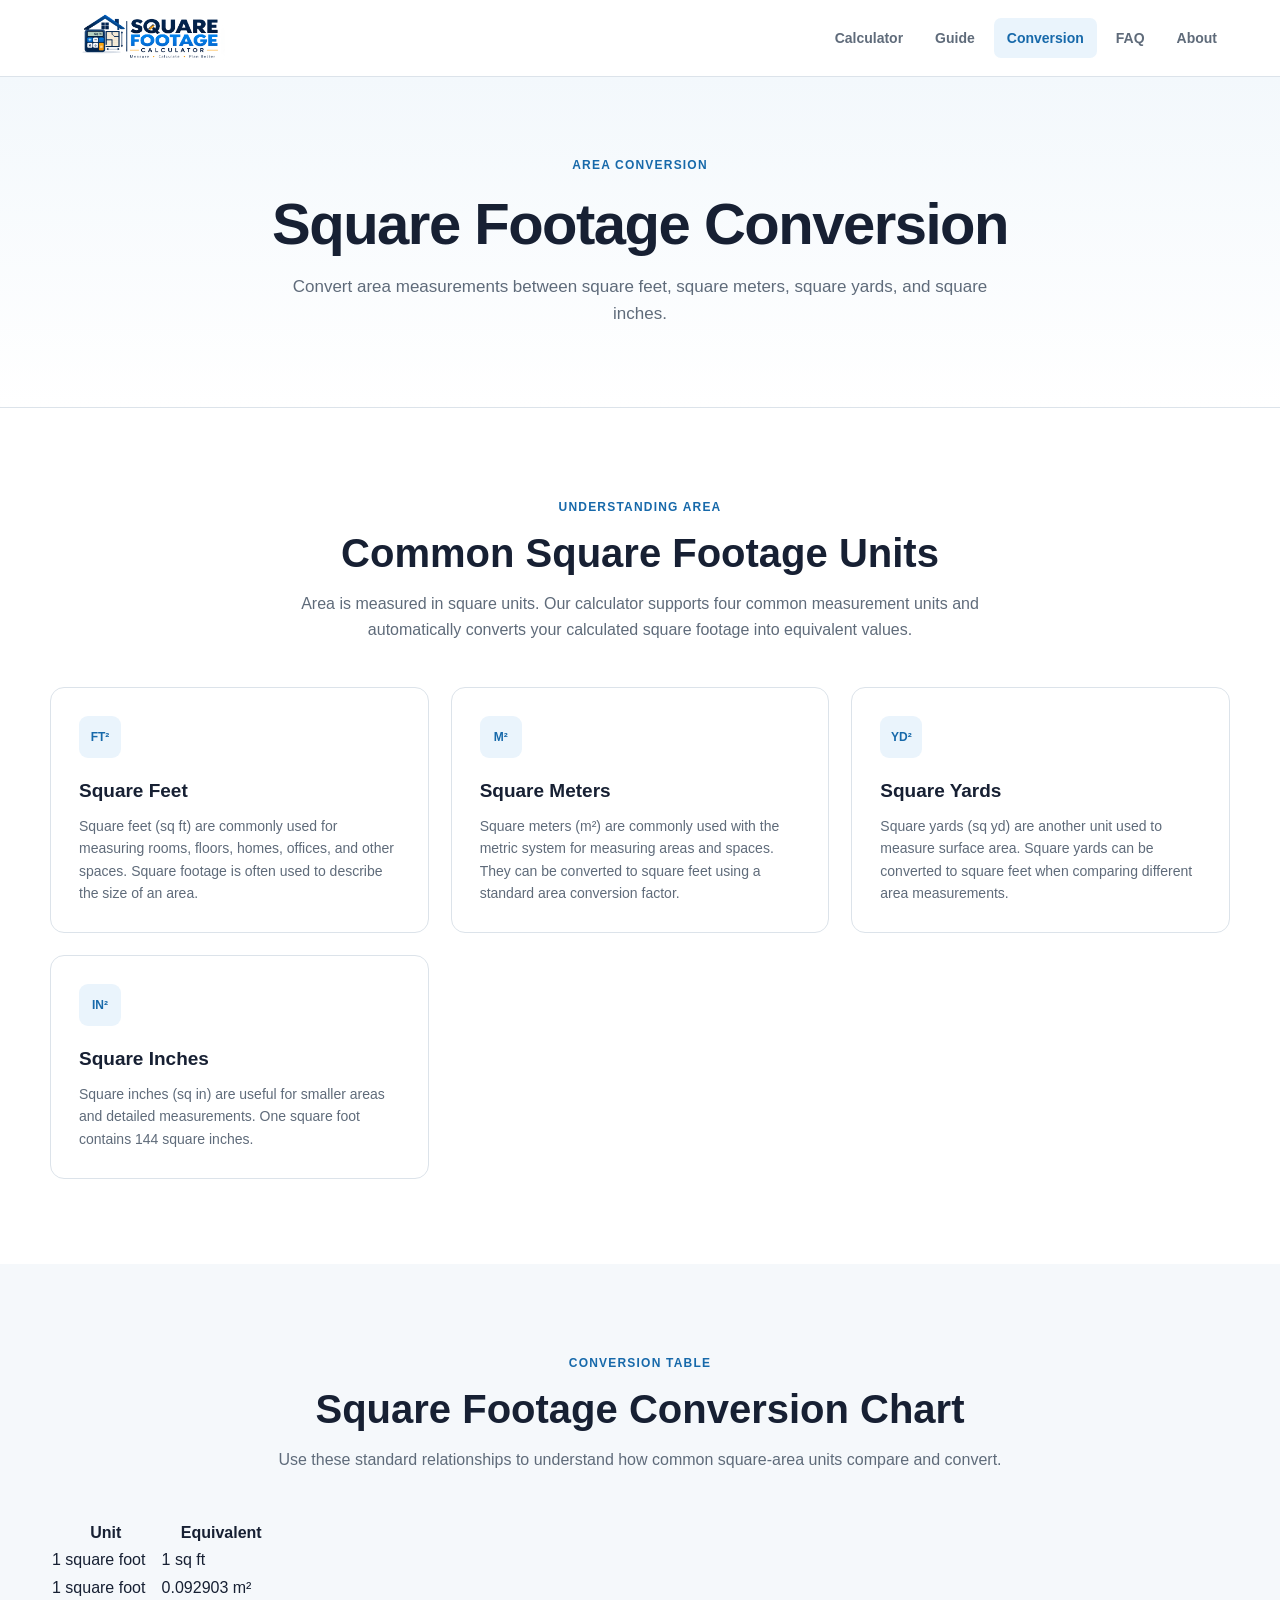
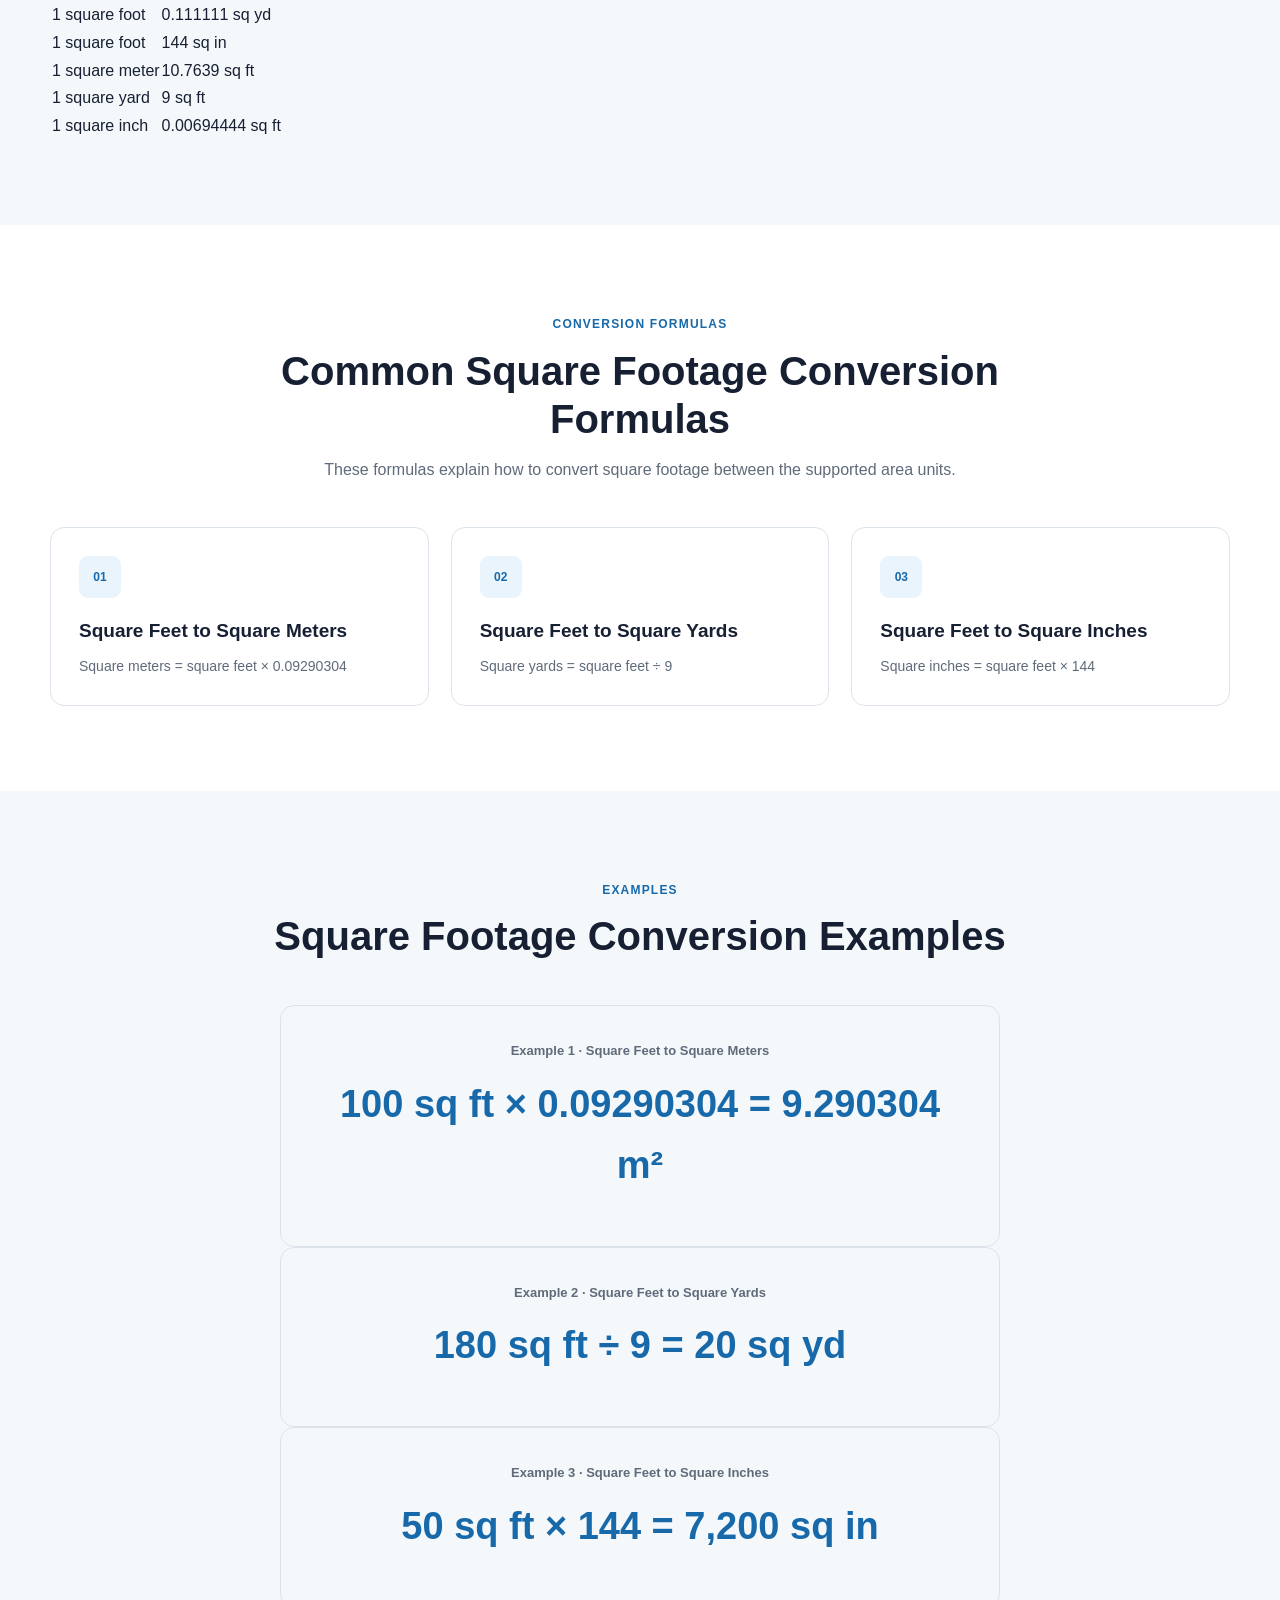
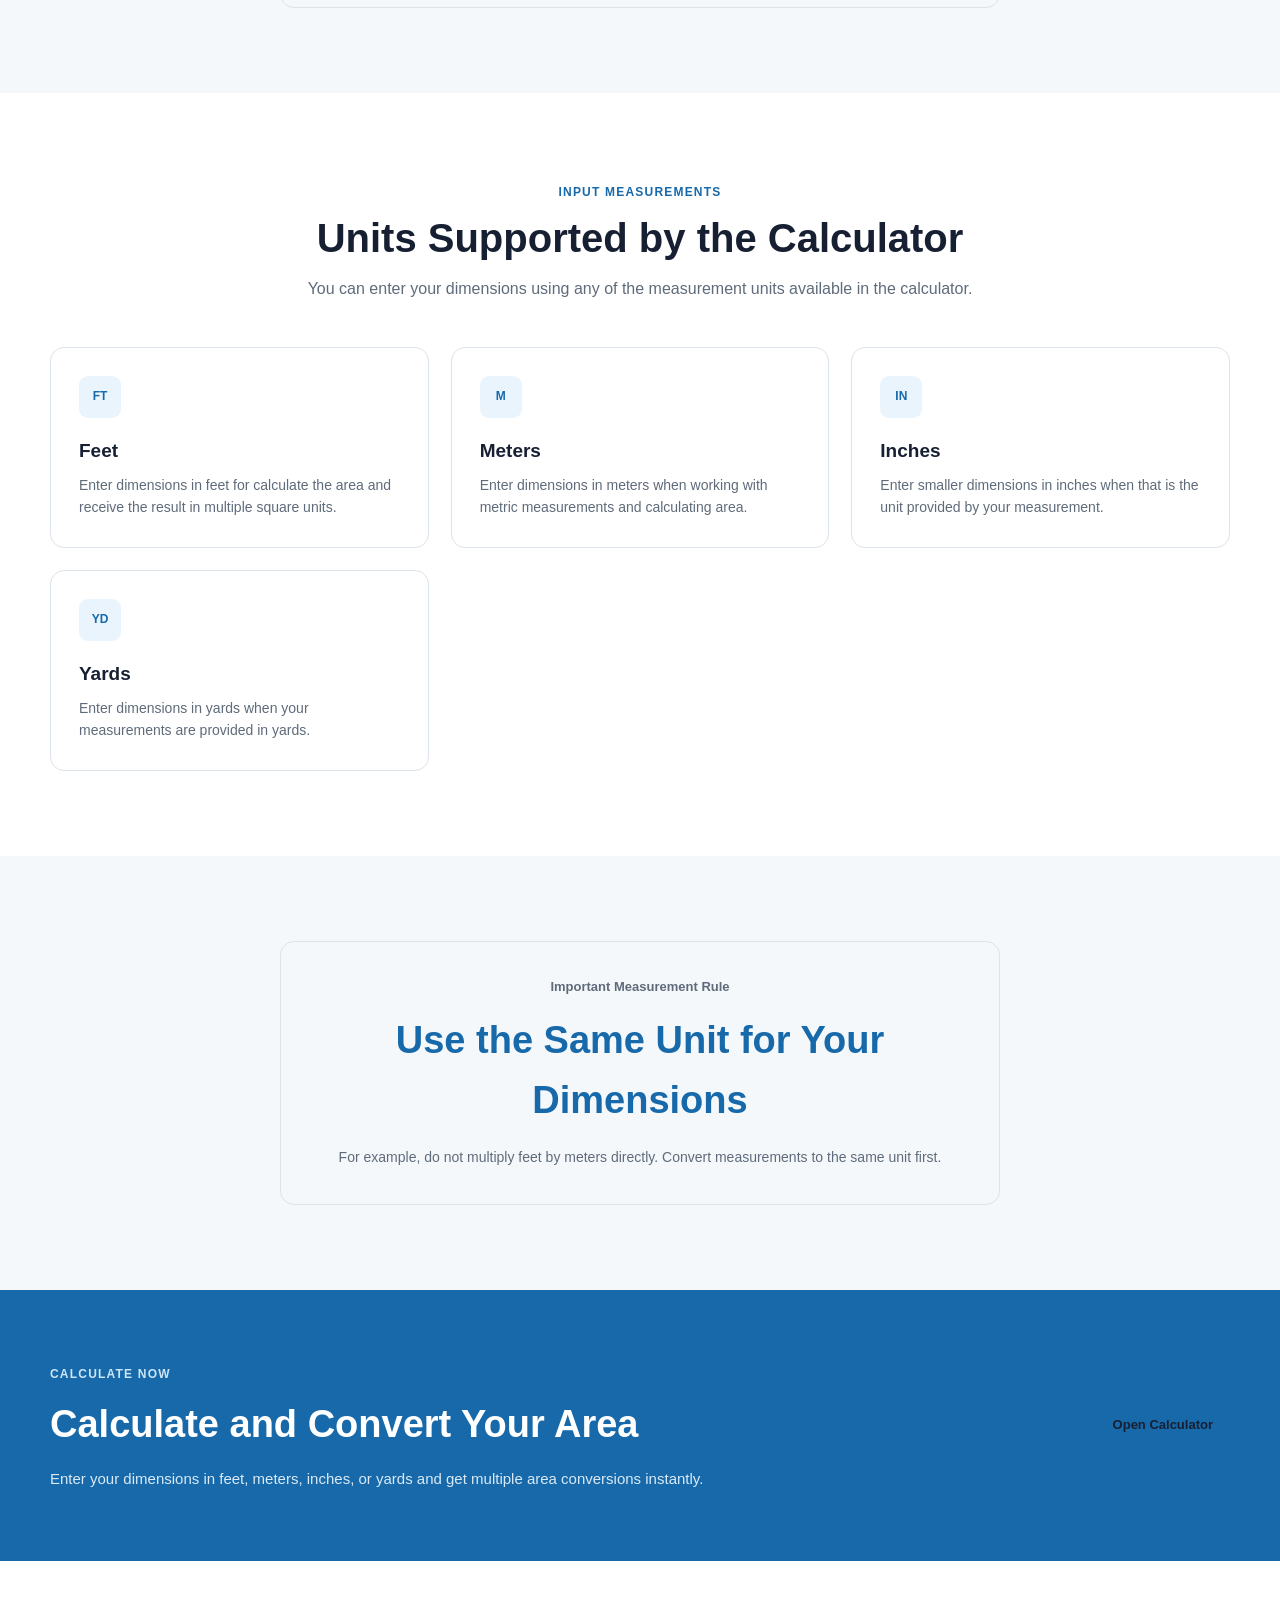
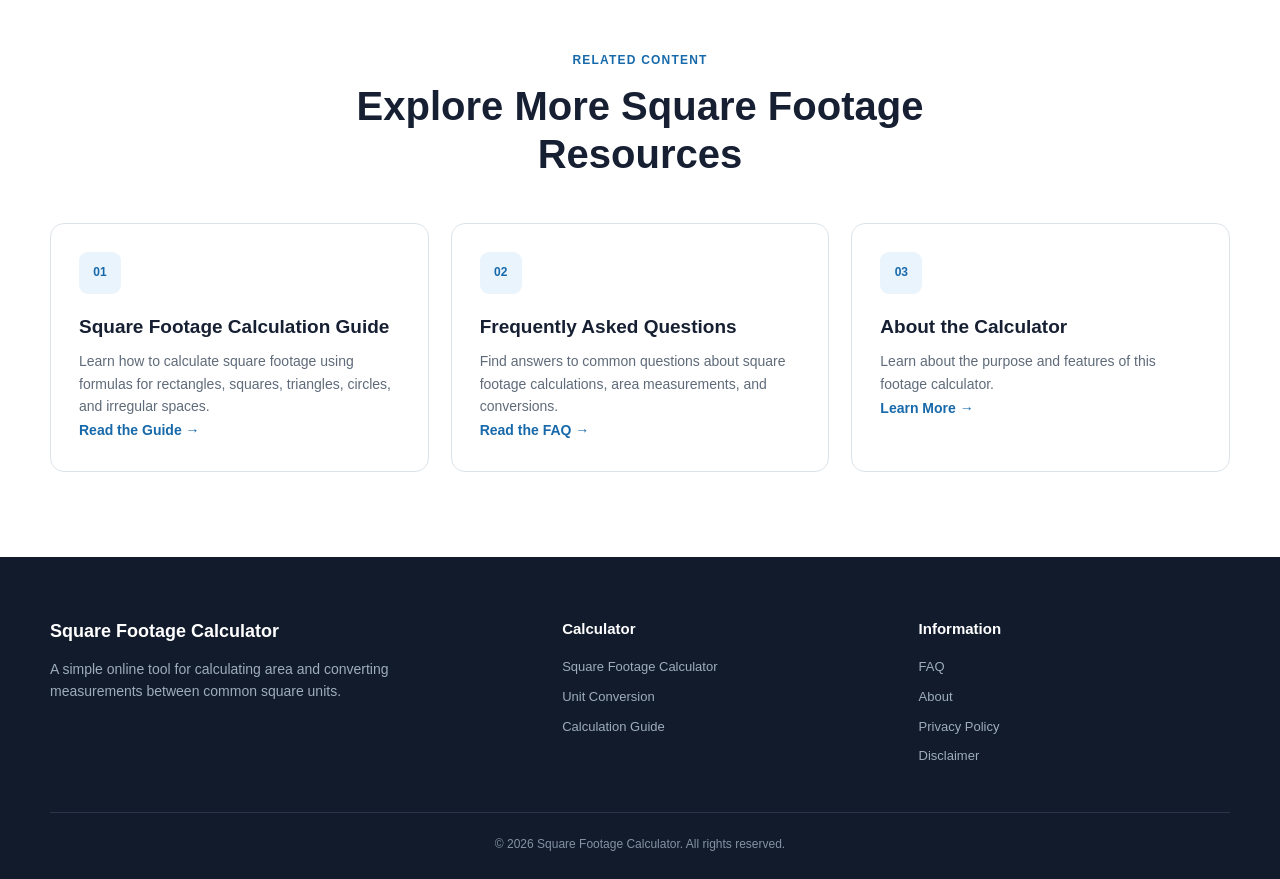
<file: conversion.html>
<!DOCTYPE html>

<html lang="en">

<head>
    <meta charset="UTF-8">

<meta name="viewport" content="width=device-width, initial-scale=1.0">

<title>Square Footage Conversion Calculator | Sq Ft, Sq M, Sq Yd & Sq In</title>

<meta
name="description"
content="Convert square footage between square feet, square meters, square yards and square inches with simple formulas, examples and a free calculator."

>

<meta name="robots" content="index, follow">


<link
    rel="canonical"
    href="https://square-footage-calculator-omega.vercel.app/conversion.html"
>

<link
    rel="apple-touch-icon"
    href="assets/favicon.png"
>

<link rel="stylesheet" href="style.css">

<link rel="icon" type="image/png" href="favicon.png">

<!-- Open Graph -->

<meta
property="og:title"
content="Square Footage Conversion Calculator | Sq Ft, Sq M, Sq Yd & Sq In"

>

<meta
property="og:description"
content="Convert square footage between square feet, square meters, square yards and square inches with simple formulas, examples and a free calculator."

>

<meta property="og:type" content="website">

<meta
property="og:url"
content="https://square-footage-calculator-omega.vercel.app/conversion.html"

>

</head>

<body>

<!-- =====================================================
     HEADER
====================================================== -->

<header class="site-header">

<div class="container header-container">

<a
    href="index.html"
    class="logo"
    aria-label="Square Footage Calculator Home"
>

   
       <img
src="logo.png"
alt="Square Footage Calculator Logo"
class="logo-image"


>

</a>


<button
    type="button"
    class="mobile-menu-toggle"
    id="mobileMenuToggle"
    aria-label="Open navigation menu"
    aria-expanded="false"
    aria-controls="mainNavigation"
>

    <span></span>
    <span></span>
    <span></span>

</button>


<nav
    class="main-navigation"
    id="mainNavigation"
    aria-label="Main navigation"
>

    <a
        href="index.html"
        class="nav-link"
    >
        Calculator
    </a>

    <a
        href="guide.html"
        class="nav-link"
    >
        Guide
    </a>

    <a
        href="conversion.html"
        class="nav-link active"
        aria-current="page"
    >
        Conversion
    </a>

    <a
        href="faq.html"
        class="nav-link"
    >
        FAQ
    </a>

    <a
        href="about.html"
        class="nav-link"
    >
        About
    </a>

</nav>


</div>

</header>

<!-- =====================================================
     MAIN
====================================================== -->

<main>

<!-- =====================================================
     PAGE HERO
====================================================== -->

<section class="page-hero">

<div class="container page-hero-content">


<span class="hero-label">
    AREA CONVERSION
</span>

<h1>
    Square Footage Conversion
</h1>

<p>
    Convert area measurements between square feet,
    square meters, square yards, and square inches.
</p>


</div>

</section>

<!-- =====================================================
     INTRO
====================================================== -->

<section class="content-section">

<div class="container">


<div class="section-heading">

    <span class="section-label">
        UNDERSTANDING AREA
    </span>

    <h2>
        Common Square Footage Units
    </h2>

    <p>
        Area is measured in square units. Our calculator
        supports four common measurement units and automatically
        converts your calculated square footage into equivalent values.
    </p>

</div>


<div class="info-grid">


    <!-- SQUARE FEET -->

    <article class="info-card">

        <div
            class="info-card-icon"
            aria-hidden="true"
        >
            FT²
        </div>

        <h3>
            Square Feet
        </h3>

        <p>
            Square feet (sq ft) are commonly used for measuring
            rooms, floors, homes, offices, and other spaces.
            Square footage is often used to describe the size of an area.
        </p>

    </article>


    <!-- SQUARE METERS -->

    <article class="info-card">

        <div
            class="info-card-icon"
            aria-hidden="true"
        >
            M²
        </div>

        <h3>
            Square Meters
        </h3>

        <p>
            Square meters (m²) are commonly used with the
            metric system for measuring areas and spaces.
            They can be converted to square feet using a standard
            area conversion factor.
        </p>

    </article>


    <!-- SQUARE YARDS -->

    <article class="info-card">

        <div
            class="info-card-icon"
            aria-hidden="true"
        >
            YD²
        </div>

        <h3>
            Square Yards
        </h3>

        <p>
            Square yards (sq yd) are another unit used to
            measure surface area. Square yards can be converted
            to square feet when comparing different area measurements.
        </p>

    </article>


    <!-- SQUARE INCHES -->

    <article class="info-card">

        <div
            class="info-card-icon"
            aria-hidden="true"
        >
            IN²
        </div>

        <h3>
            Square Inches
        </h3>

        <p>
            Square inches (sq in) are useful for smaller
            areas and detailed measurements. One square foot
            contains 144 square inches.
        </p>

    </article>


</div>


</div>

</section>

<!-- =====================================================
     CONVERSION TABLE
====================================================== -->

<section class="content-section section-light">

<div class="container">


<div class="section-heading">

    <span class="section-label">
        CONVERSION TABLE
    </span>

    <h2>
        Square Footage Conversion Chart
    </h2>

    <p>
        Use these standard relationships to understand
        how common square-area units compare and convert.
    </p>

</div>


<div class="conversion-table-wrapper">

    <table class="conversion-table">

        <thead>

            <tr>

                <th>
                    Unit
                </th>

                <th>
                    Equivalent
                </th>

            </tr>

        </thead>


        <tbody>

            <tr>

                <td>
                    1 square foot
                </td>

                <td>
                    1 sq ft
                </td>

            </tr>


            <tr>

                <td>
                    1 square foot
                </td>

                <td>
                    0.092903 m²
                </td>

            </tr>


            <tr>

                <td>
                    1 square foot
                </td>

                <td>
                    0.111111 sq yd
                </td>

            </tr>


            <tr>

                <td>
                    1 square foot
                </td>

                <td>
                    144 sq in
                </td>

            </tr>


            <tr>

                <td>
                    1 square meter
                </td>

                <td>
                    10.7639 sq ft
                </td>

            </tr>


            <tr>

                <td>
                    1 square yard
                </td>

                <td>
                    9 sq ft
                </td>

            </tr>


            <tr>

                <td>
                    1 square inch
                </td>

                <td>
                    0.00694444 sq ft
                </td>

            </tr>

        </tbody>

    </table>

</div>


</div>

</section>

<!-- =====================================================
     FORMULAS
====================================================== -->

<section class="content-section">

<div class="container">

<div class="section-heading">

    <span class="section-label">
        CONVERSION FORMULAS
    </span>

    <h2>
        Common Square Footage Conversion Formulas
    </h2>

    <p>
        These formulas explain how to convert square footage
        between the supported area units.
    </p>

</div>


<div class="info-grid">


    <article class="info-card">

        <div
            class="info-card-icon"
            aria-hidden="true"
        >
            01
        </div>

        <h3>
            Square Feet to Square Meters
        </h3>

        <p>
            Square meters = square feet × 0.09290304
        </p>

    </article>


    <article class="info-card">

        <div
            class="info-card-icon"
            aria-hidden="true"
        >
            02
        </div>

        <h3>
            Square Feet to Square Yards
        </h3>

        <p>
            Square yards = square feet ÷ 9
        </p>

    </article>


    <article class="info-card">

        <div
            class="info-card-icon"
            aria-hidden="true"
        >
            03
        </div>

        <h3>
            Square Feet to Square Inches
        </h3>

        <p>
            Square inches = square feet × 144
        </p>

    </article>


</div>


</div>

</section>

<!-- =====================================================
     EXAMPLES
====================================================== -->

<section class="content-section section-light">

<div class="container">


<div class="section-heading">

    <span class="section-label">
        EXAMPLES
    </span>

    <h2>
        Square Footage Conversion Examples
    </h2>

</div>


<div class="formula-card">

    <div class="formula-title">
        Example 1 · Square Feet to Square Meters
    </div>

    <div class="formula">
        100 sq ft × 0.09290304 = 9.290304 m²
    </div>

</div>


<div class="formula-card">

    <div class="formula-title">
        Example 2 · Square Feet to Square Yards
    </div>

    <div class="formula">
        180 sq ft ÷ 9 = 20 sq yd
    </div>

</div>


<div class="formula-card">

    <div class="formula-title">
        Example 3 · Square Feet to Square Inches
    </div>

    <div class="formula">
        50 sq ft × 144 = 7,200 sq in
    </div>

</div>


</div>

</section>

<!-- =====================================================
     INPUT UNITS
====================================================== -->

<section class="content-section">

<div class="container">

<div class="section-heading">

    <span class="section-label">
        INPUT MEASUREMENTS
    </span>

    <h2>
        Units Supported by the Calculator
    </h2>

    <p>
        You can enter your dimensions using any of the
        measurement units available in the calculator.
    </p>

</div>


<div class="info-grid">


    <article class="info-card">

        <div class="info-card-icon">
            FT
        </div>

        <h3>
            Feet
        </h3>

        <p>
            Enter dimensions in feet for calculate the area
            and receive the result in multiple square units.
        </p>

    </article>


    <article class="info-card">

        <div class="info-card-icon">
            M
        </div>

        <h3>
            Meters
        </h3>

        <p>
            Enter dimensions in meters when working with
            metric measurements and calculating area.
        </p>

    </article>


    <article class="info-card">

        <div class="info-card-icon">
            IN
        </div>

        <h3>
            Inches
        </h3>

        <p>
            Enter smaller dimensions in inches when that is
            the unit provided by your measurement.
        </p>

    </article>


    <article class="info-card">

        <div class="info-card-icon">
            YD
        </div>

        <h3>
            Yards
        </h3>

        <p>
            Enter dimensions in yards when your measurements
            are provided in yards.
        </p>

    </article>


</div>


</div>

</section>

<!-- =====================================================
     IMPORTANT TIP
====================================================== -->

<section class="content-section section-light">

<div class="container">

<div class="formula-card">

    <div class="formula-title">
        Important Measurement Rule
    </div>

    <div class="formula">
        Use the Same Unit for Your Dimensions
    </div>

    <p class="formula-example">
        For example, do not multiply feet by meters directly.
        Convert measurements to the same unit first.
    </p>

</div>


</div>

</section>

<!-- =====================================================
     CTA
====================================================== -->

<section class="cta-section">

<div class="container">


<div class="cta-card">

    <div class="cta-content">

        <span class="section-label">
            CALCULATE NOW
        </span>

        <h2>
            Calculate and Convert Your Area
        </h2>

        <p>
            Enter your dimensions in feet, meters, inches,
            or yards and get multiple area conversions
            instantly.
        </p>

    </div>


    <a
        href="index.html#calculator"
        class="btn btn-light"
    >
        Open Calculator
    </a>

</div>


</div>

</section>

<!-- =====================================================
     RELATED CONTENT
====================================================== -->

<section class="content-section">

<div class="container">


<div class="section-heading">

    <span class="section-label">
        RELATED CONTENT
    </span>

    <h2>
        Explore More Square Footage Resources
    </h2>

</div>


<div class="info-grid">


    <article class="info-card">

        <div class="info-card-icon">
            01
        </div>

        <h3>
            Square Footage Calculation Guide
        </h3>

        <p>
            Learn how to calculate square footage using
            formulas for rectangles, squares, triangles,
            circles, and irregular spaces.
        </p>

        <a
            href="guide.html"
            class="text-link"
        >
            Read the Guide →
        </a>

    </article>


    <article class="info-card">

        <div class="info-card-icon">
            02
        </div>

        <h3>
            Frequently Asked Questions
        </h3>

        <p>
            Find answers to common questions about square
            footage calculations, area measurements, and conversions.
        </p>

        <a
            href="faq.html"
            class="text-link"
        >
            Read the FAQ →
        </a>

    </article>


    <article class="info-card">

        <div class="info-card-icon">
            03
        </div>

        <h3>
            About the Calculator
        </h3>

        <p>
            Learn about the purpose and features of this
          footage calculator.
        </p>

        <a
            href="about.html"
            class="text-link"
        >
            Learn More →
        </a>

    </article>


</div>


</div>

</section>

</main>

<!-- =====================================================
     FOOTER
====================================================== -->

<footer class="site-footer">

<div class="container">


<div class="footer-grid">


    <div class="footer-brand">

        <a
            href="index.html"
            class="footer-logo"
        >
            Square Footage Calculator
        </a>

        <p>
            A simple online tool for calculating area and
            converting measurements between common square units.
        </p>

    </div>



    <div class="footer-column">

        <h3>
            Calculator
        </h3>

        <a href="index.html">
            Square Footage Calculator
        </a>

        <a href="conversion.html">
            Unit Conversion
        </a>

        <a href="guide.html">
            Calculation Guide
        </a>

    </div>



    <div class="footer-column">

        <h3>
            Information
        </h3>

        <a href="faq.html">
            FAQ
        </a>

        <a href="about.html">
            About
        </a>

        <a href="privacy.html">
            Privacy Policy
        </a>

        <a href="disclaimer.html">
            Disclaimer
        </a>

    </div>


</div>



<div class="footer-bottom">

    <p>
        ©
        <span id="currentYear">
            2026
        </span>
        Square Footage Calculator.
        All rights reserved.
    </p>

</div>


</div>

</footer>

<script src="script.js" defer></script>

</body>

</html>
</file>
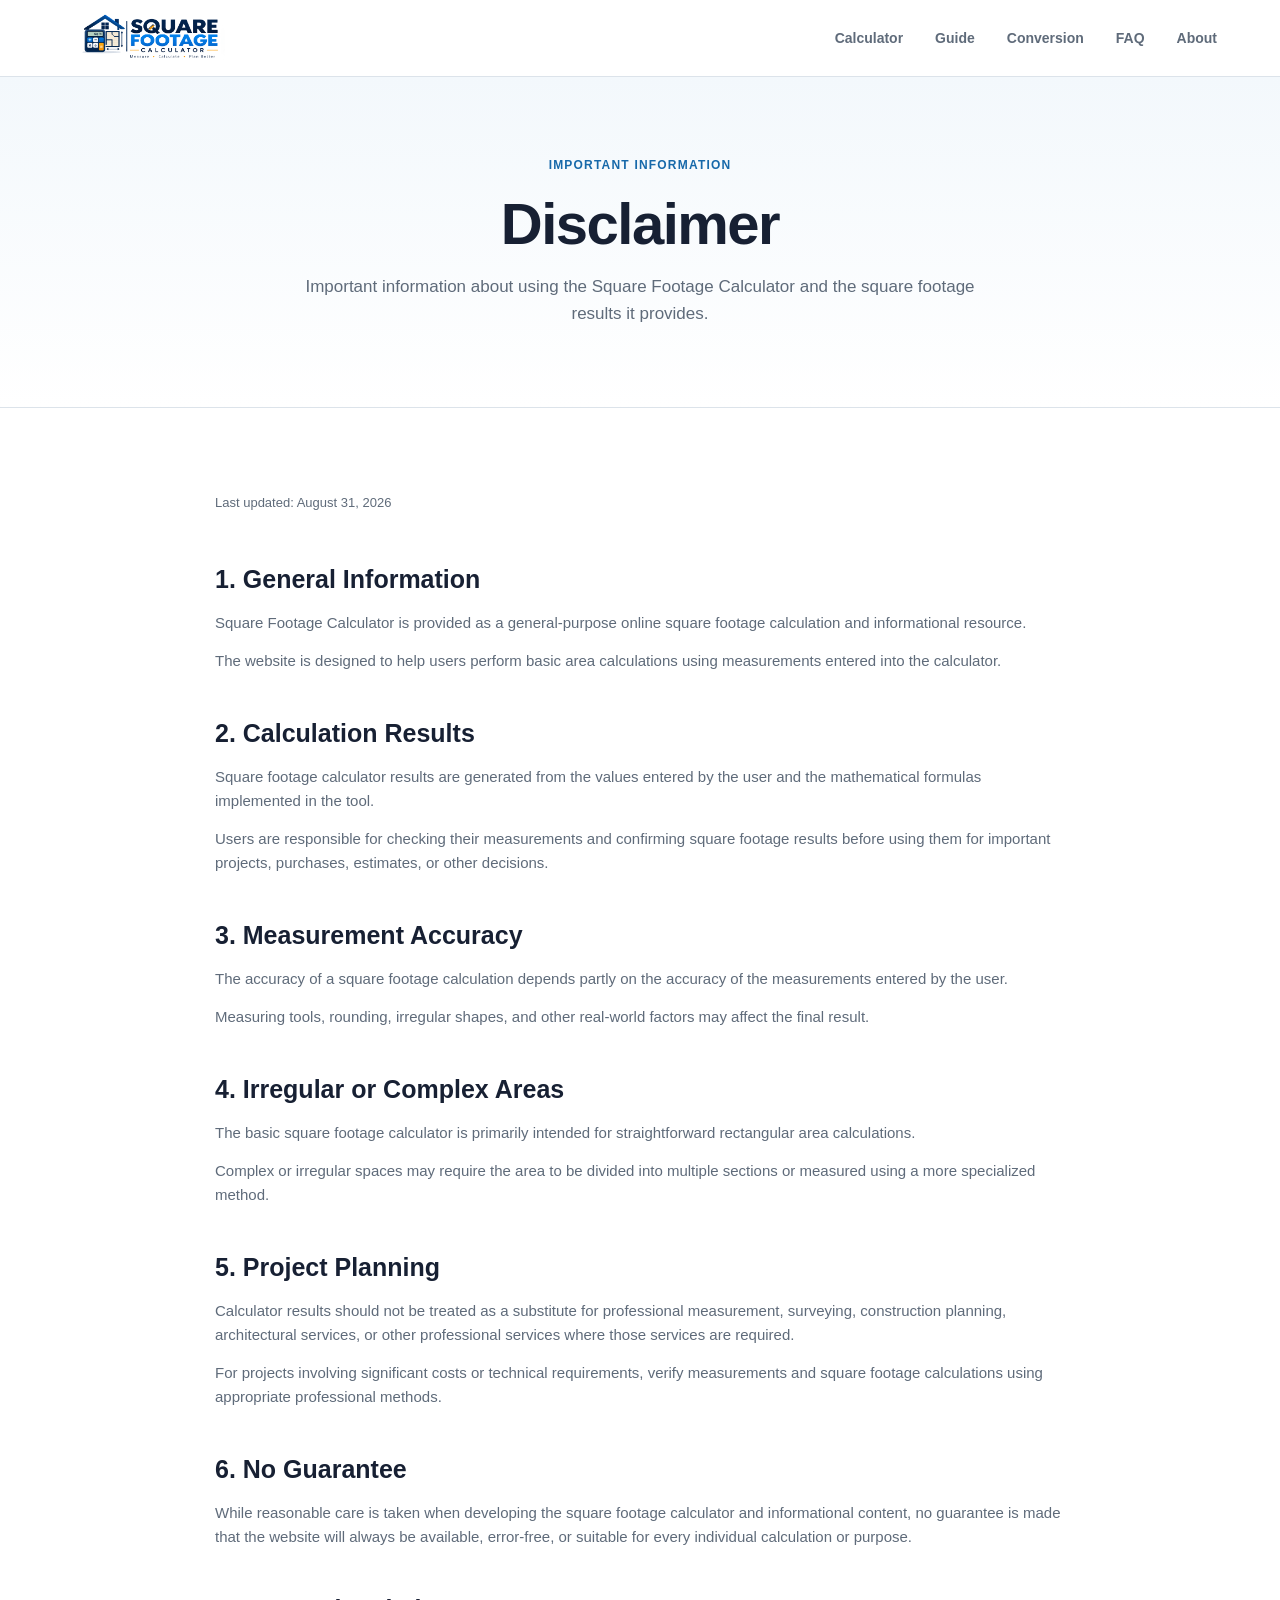
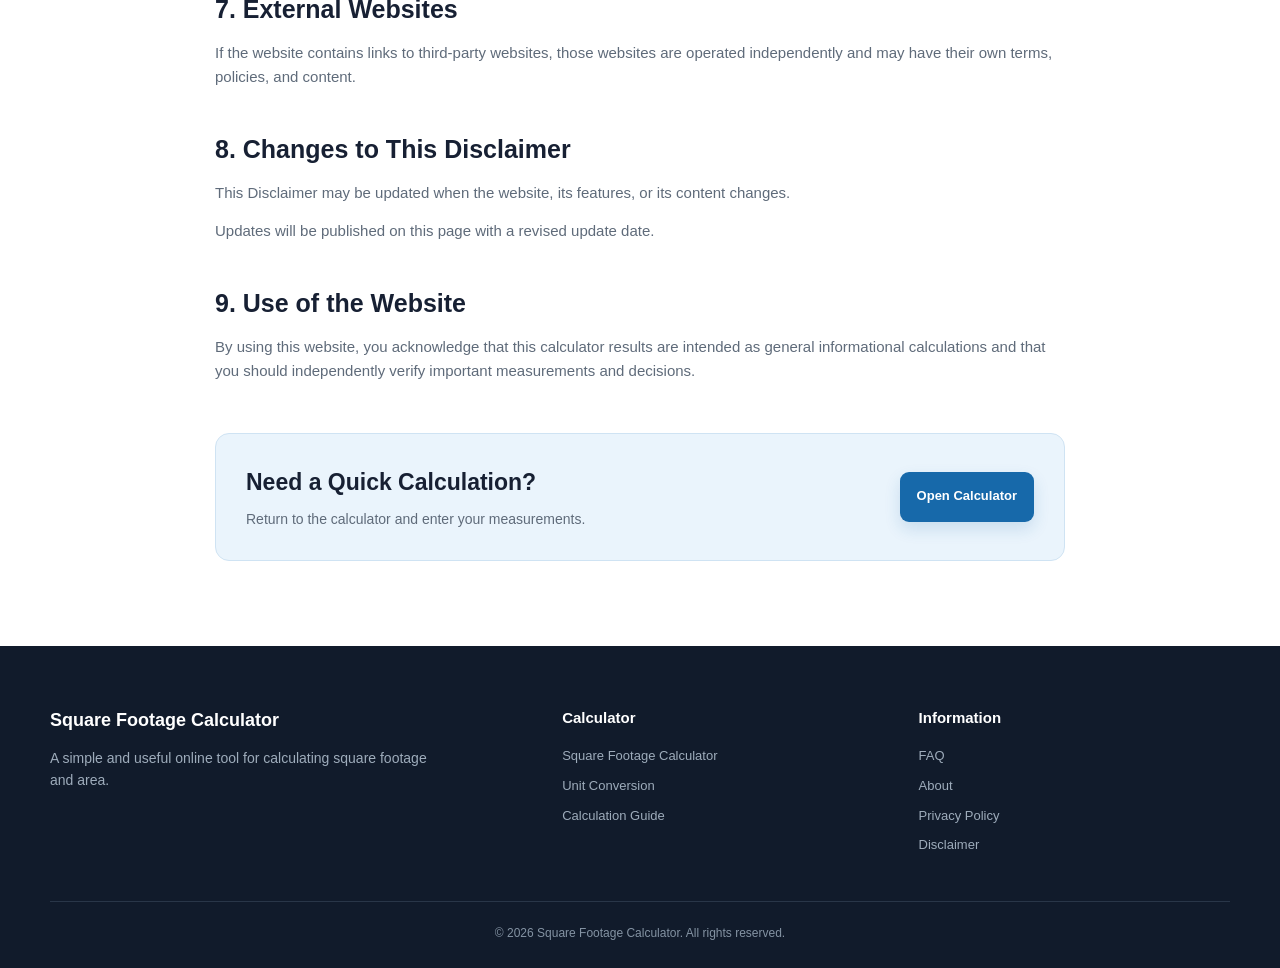
<file: disclaimer.html>
<!DOCTYPE html>

<html lang="en">
<head>
    <meta charset="UTF-8">


<meta
    name="viewport"
    content="width=device-width, initial-scale=1.0"
>

<title>Square Footage Calculator Disclaimer | Accuracy & Use</title>

<meta
    name="description"
    content="Read our disclaimer: square footage results are estimates based on your measurements — check accuracy before using them for projects or purchases."
>

<meta
    name="robots"
    content="index, follow"
>

<!-- Replace square-footage-calculator-omega.vercel.app with your real domain before deployment -->
<link
    rel="canonical"
    href="https://square-footage-calculator-omega.vercel.app/disclaimer.html"
>



<link
    rel="apple-touch-icon"
    href="assets/favicon.png"
>

<link
    rel="stylesheet"
    href="style.css"
>

<link rel="icon" type="image/png" href="favicon.png">



<!-- Open Graph -->
<meta
    property="og:title"
    content="Square Footage Calculator Disclaimer | Accuracy & Use"
>

<meta
    property="og:description"
    content="Read our disclaimer: square footage results are estimates based on your measurements — check accuracy before using them for projects or purchases."
>

<meta
    property="og:type"
    content="website"
>

<meta
    property="og:url"
    content="https://square-footage-calculator-omega.vercel.app/disclaimer.html"
>

<!-- Twitter -->
<meta
    name="twitter:card"
    content="summary"
>

<meta
    name="twitter:title"
    content="Square Footage Calculator Disclaimer | Accuracy & Use"
>

<meta
    name="twitter:description"
    content="Read our disclaimer: square footage results are estimates based on your measurements — check accuracy before using them for projects or purchases."
>


</head>

<body>

<!-- ================= HEADER ================= -->
<header class="site-header">

    <div class="container header-container">

        <a
            href="index.html"
            class="logo"
            aria-label="Square Footage Calculator Home"
        >
            
       <img
src="logo.png"
alt="Square Footage Calculator Logo"
class="logo-image"


>


        </a>


        <button
            type="button"
            class="mobile-menu-toggle"
            id="mobileMenuToggle"
            aria-label="Open navigation menu"
            aria-expanded="false"
            aria-controls="mainNavigation"
        >
            <span></span>
            <span></span>
            <span></span>
        </button>


        <nav
            class="main-navigation"
            id="mainNavigation"
            aria-label="Main navigation"
        >

            <a
                href="index.html"
                class="nav-link"
            >
                Calculator
            </a>

            <a
                href="guide.html"
                class="nav-link"
            >
                Guide
            </a>

            <a
                href="conversion.html"
                class="nav-link"
            >
                Conversion
            </a>

            <a
                href="faq.html"
                class="nav-link"
            >
                FAQ
            </a>

            <a
                href="about.html"
                class="nav-link"
            >
                About
            </a>

        </nav>

    </div>

</header>


<!-- ================= MAIN ================= -->
<main>

    <!-- ================= PAGE HERO ================= -->
    <section class="page-hero">

        <div class="container page-hero-content">

            <span class="hero-label">
                IMPORTANT INFORMATION
            </span>

            <h1>
                Disclaimer
            </h1>

            <p>
                Important information about using the Square Footage
                Calculator and the square footage results it provides.
            </p>

        </div>

    </section>


    <!-- ================= DISCLAIMER CONTENT ================= -->
    <section class="content-section">

        <div class="container">

            <article class="legal-content">

                <p class="legal-updated">
                    Last updated: August 31, 2026
                </p>


                <!-- General Information -->
                <section class="legal-section">

                    <h2>
                        1. General Information
                    </h2>

                    <p>
                        Square Footage Calculator is provided as a
                        general-purpose online square footage calculation
                        and informational resource.
                    </p>

                    <p>
                        The website is designed to help users perform
                        basic area calculations using measurements
                        entered into the calculator.
                    </p>

                </section>


                <!-- Calculation Results -->
                <section class="legal-section">

                    <h2>
                        2. Calculation Results
                    </h2>

                    <p>
                        Square footage calculator results are generated
                        from the values entered by the user and the
                        mathematical formulas implemented in the tool.
                    </p>

                    <p>
                        Users are responsible for checking their
                        measurements and confirming square footage
                        results before using them for important projects,
                        purchases, estimates, or other decisions.
                    </p>

                </section>


                <!-- Measurement Accuracy -->
                <section class="legal-section">

                    <h2>
                        3. Measurement Accuracy
                    </h2>

                    <p>
                        The accuracy of a square footage calculation
                        depends partly on the accuracy of the measurements
                        entered by the user.
                    </p>

                    <p>
                        Measuring tools, rounding, irregular shapes,
                        and other real-world factors may affect the
                        final result.
                    </p>

                </section>


                <!-- Irregular Areas -->
                <section class="legal-section">

                    <h2>
                        4. Irregular or Complex Areas
                    </h2>

                    <p>
                        The basic square footage calculator is primarily
                        intended for straightforward rectangular area
                        calculations.
                    </p>

                    <p>
                        Complex or irregular spaces may require the
                        area to be divided into multiple sections or
                        measured using a more specialized method.
                    </p>

                </section>


                <!-- Project Decisions -->
                <section class="legal-section">

                    <h2>
                        5. Project Planning
                    </h2>

                    <p>
                        Calculator results should not be treated as a
                        substitute for professional measurement,
                        surveying, construction planning, architectural
                        services, or other professional services where
                        those services are required.
                    </p>

                    <p>
                        For projects involving significant costs or
                        technical requirements, verify measurements and
                        square footage calculations using appropriate
                        professional methods.
                    </p>

                </section>


                <!-- No Guarantee -->
                <section class="legal-section">

                    <h2>
                        6. No Guarantee
                    </h2>

                    <p>
                        While reasonable care is taken when developing
                        the square footage calculator and informational
                        content, no guarantee is made that the website
                        will always be available, error-free, or suitable
                        for every individual calculation or purpose.
                    </p>

                </section>


                <!-- External Links -->
                <section class="legal-section">

                    <h2>
                        7. External Websites
                    </h2>

                    <p>
                        If the website contains links to third-party
                        websites, those websites are operated
                        independently and may have their own terms,
                        policies, and content.
                    </p>

                </section>


                <!-- Changes -->
                <section class="legal-section">

                    <h2>
                        8. Changes to This Disclaimer
                    </h2>

                    <p>
                        This Disclaimer may be updated when the website,
                        its features, or its content changes.
                    </p>

                    <p>
                        Updates will be published on this page with a
                        revised update date.
                    </p>

                </section>


                <!-- Final Note -->
                <section class="legal-section">

                    <h2>
                        9. Use of the Website
                    </h2>

                    <p>
                        By using this website, you acknowledge that
                        this calculator results are intended
                        as general informational calculations and that
                        you should independently verify important
                        measurements and decisions.
                    </p>

                </section>


                <!-- Calculator CTA -->
                <div class="inline-cta">

                    <div>

                        <h2>
                            Need a Quick Calculation?
                        </h2>

                        <p>
                            Return to the calculator and enter your
                            measurements.
                        </p>

                    </div>

                    <a
                        href="index.html#calculator"
                        class="btn btn-primary"
                    >
                        Open Calculator
                    </a>

                </div>

            </article>

        </div>

    </section>

</main>


<!-- ================= FOOTER ================= -->
<footer class="site-footer">

    <div class="container">

        <div class="footer-grid">

            <div class="footer-brand">

                <a
                    href="index.html"
                    class="footer-logo"
                >
                    Square Footage Calculator
                </a>

                <p>
                    A simple and useful online tool for calculating
                    square footage and area.
                </p>

            </div>


            <div class="footer-column">

                <h3>
                    Calculator
                </h3>

                <a href="index.html">
                    Square Footage Calculator
                </a>

                <a href="conversion.html">
                    Unit Conversion
                </a>

                <a href="guide.html">
                    Calculation Guide
                </a>

            </div>


            <div class="footer-column">

                <h3>
                    Information
                </h3>

                <a href="faq.html">
                    FAQ
                </a>

                <a href="about.html">
                    About
                </a>

                <a href="privacy.html">
                    Privacy Policy
                </a>

                <a href="disclaimer.html">
                    Disclaimer
                </a>

            </div>

        </div>


        <div class="footer-bottom">

            <p>
                © <span id="currentYear">2026</span>
                Square Footage Calculator. All rights reserved.
            </p>

        </div>

    </div>

</footer>


<script src="script.js" defer></script>

</body>
</html>
</file>
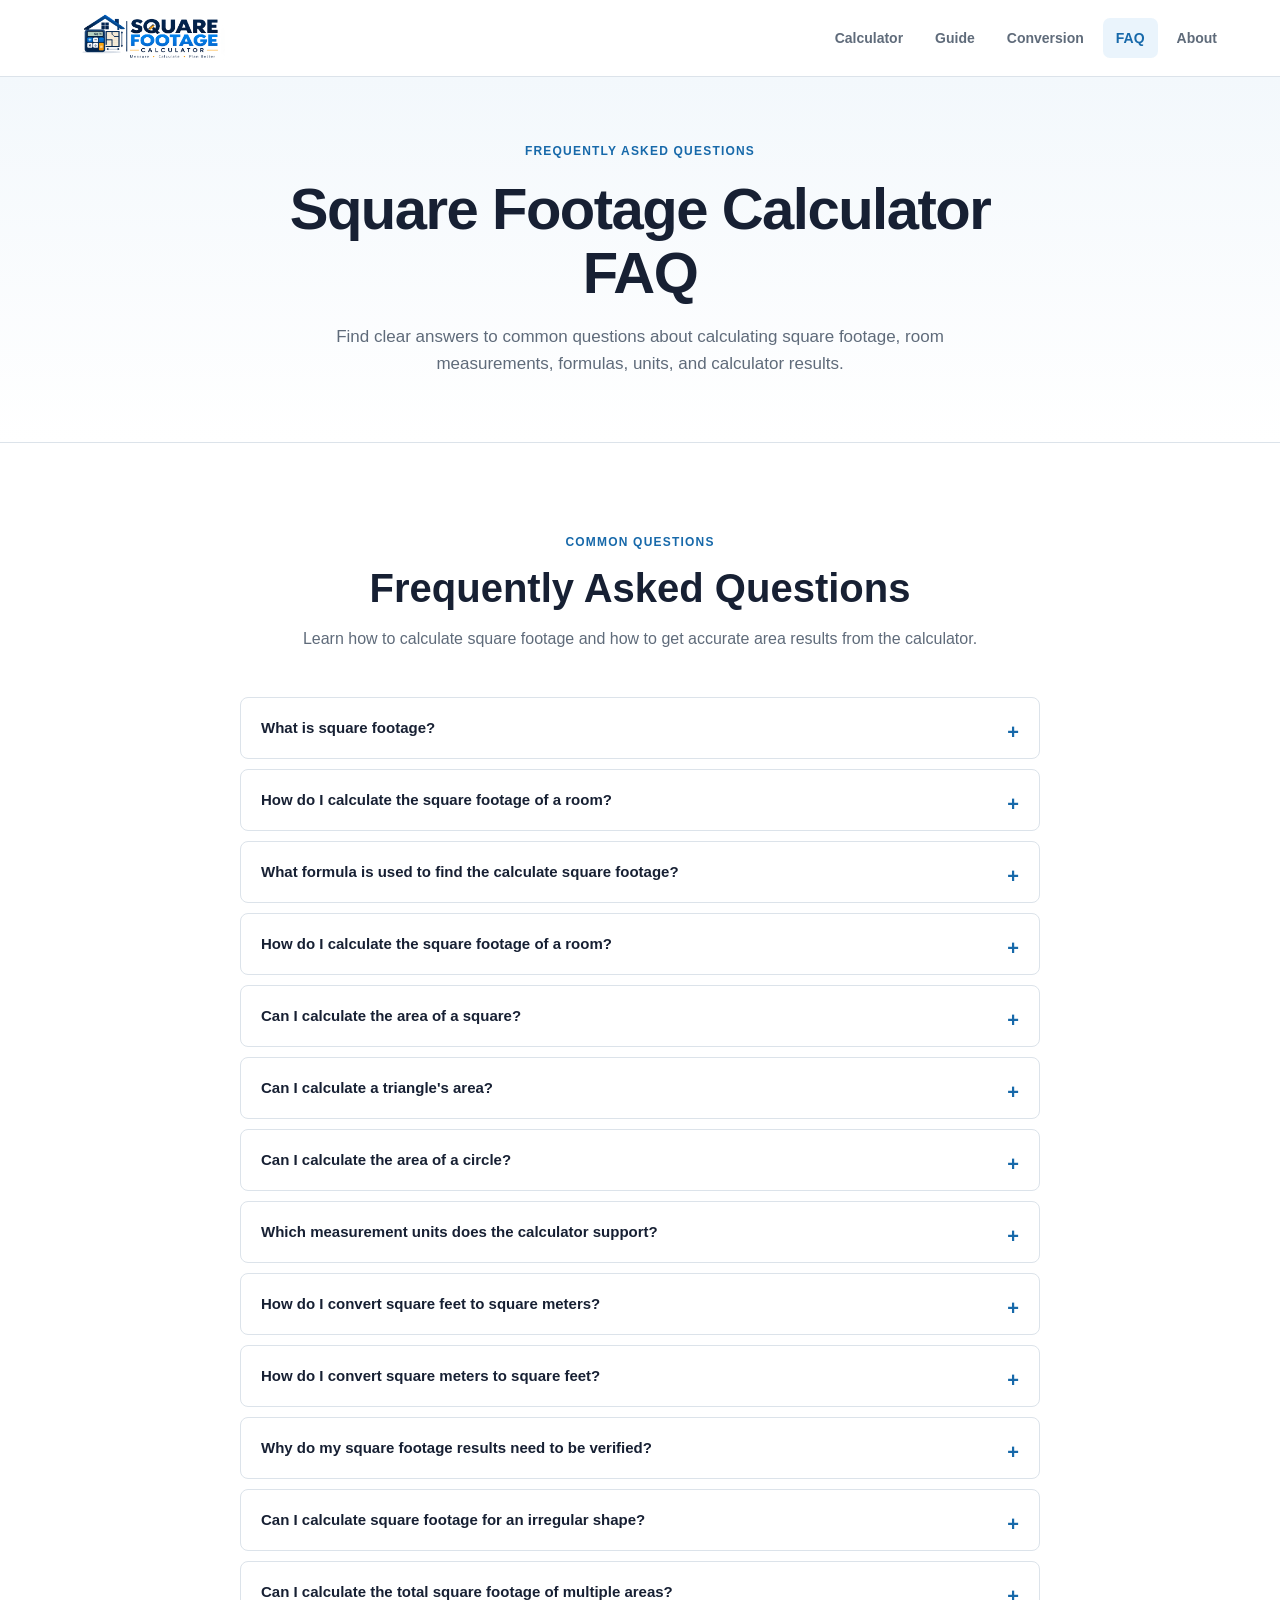
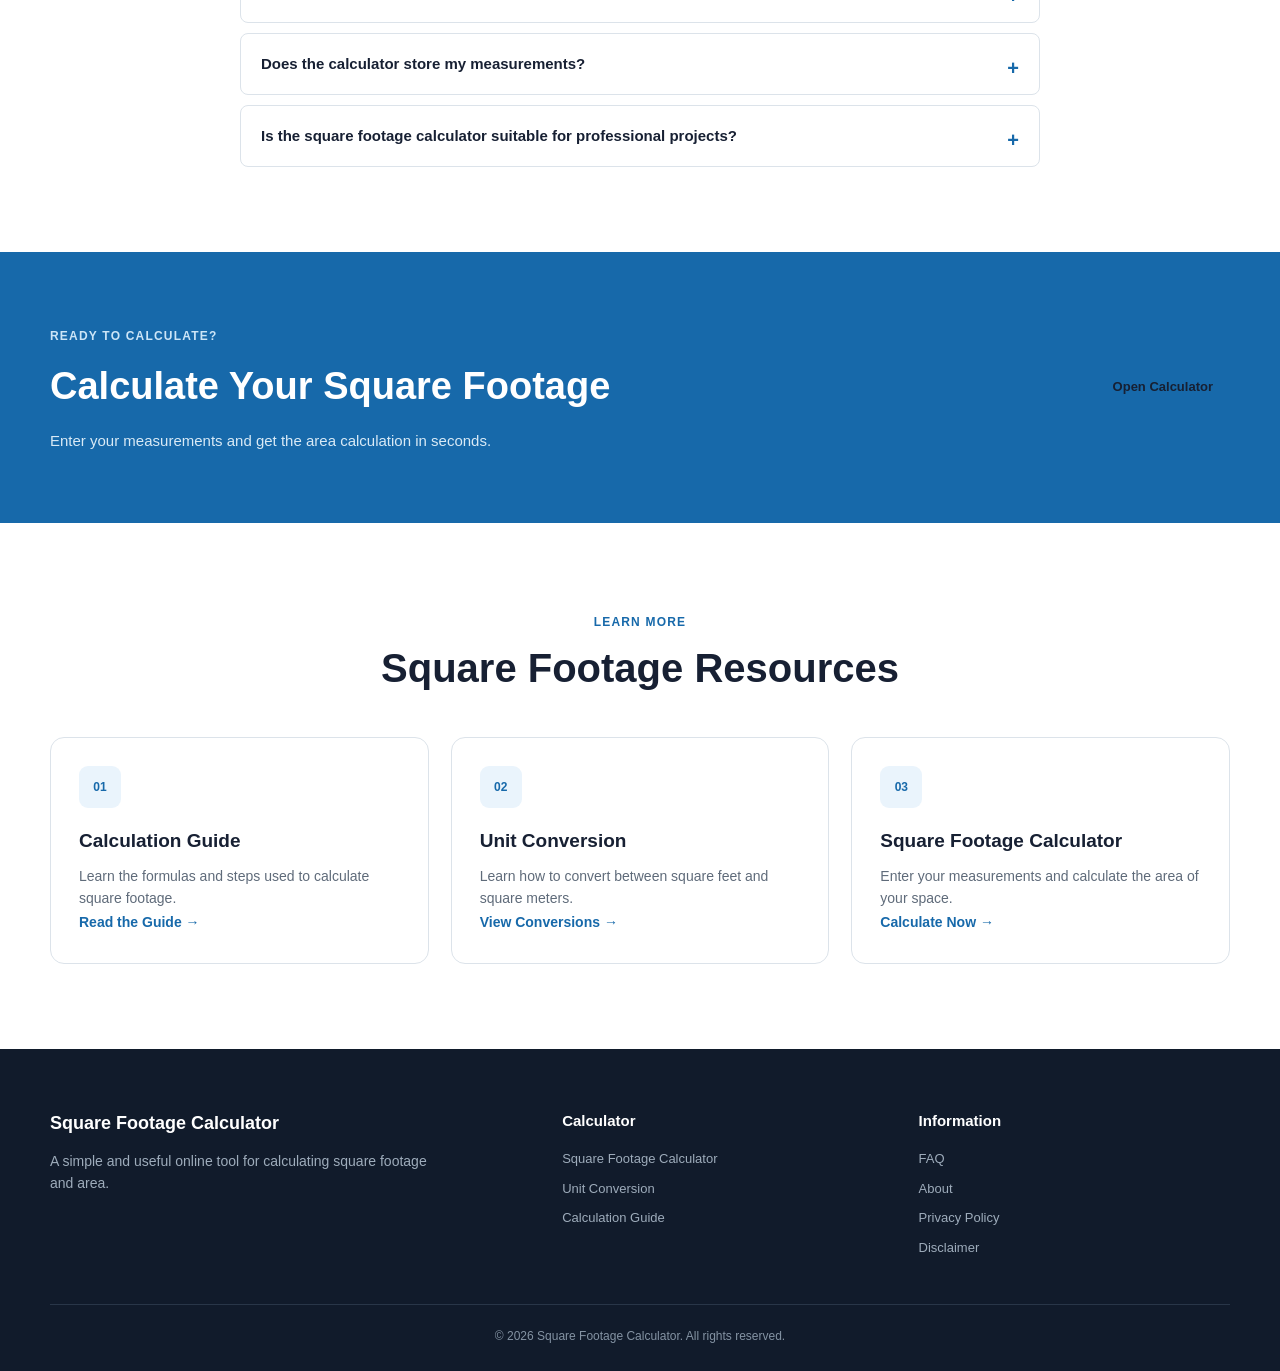
<file: faq.html>
<!DOCTYPE html>

<html lang="en">
<head>
    <meta charset="UTF-8">


<meta
    name="viewport"
    content="width=device-width, initial-scale=1.0"
>

<title>Square Footage Calculator FAQ | Room Area, Formulas & Conversions</title>

<meta
    name="description"
    content="Answers to common square footage questions — how to calculate the square footage of a room, formulas, units, irregular shapes and conversions."
>

<meta
    name="robots"
    content="index, follow"
>

<link
    rel="canonical"
    href="https://square-footage-calculator-omega.vercel.app/faq.html"
>



<link
    rel="stylesheet"
    href="style.css"
>

<link rel="icon" type="image/png" href="favicon.png">

<meta
    property="og:title"
    content="Square Footage Calculator FAQ | Room Area, Formulas & Conversions"
>

<meta
    property="og:description"
    content="Answers to common square footage questions — how to calculate the square footage of a room, formulas, units, irregular shapes and conversions."
>

<meta
    property="og:type"
    content="website"
>

<meta
    property="og:url"
    content="https://square-footage-calculator-omega.vercel.app/faq.html"
>


</head>

<body>


<!-- HEADER -->
<header class="site-header">

    <div class="container header-container">

        <a
            href="index.html"
            class="logo"
            aria-label="Square Footage Calculator Home"
        >
            
       <img
src="logo.png"
alt="Square Footage Calculator Logo"
class="logo-image"


>

        </a>

        <button
            type="button"
            class="mobile-menu-toggle"
            id="mobileMenuToggle"
            aria-label="Open navigation menu"
            aria-expanded="false"
            aria-controls="mainNavigation"
        >
            <span></span>
            <span></span>
            <span></span>
        </button>

        <nav
            class="main-navigation"
            id="mainNavigation"
            aria-label="Main navigation"
        >
            <a href="index.html" class="nav-link">
                Calculator
            </a>

            <a href="guide.html" class="nav-link">
                Guide
            </a>

            <a href="conversion.html" class="nav-link">
                Conversion
            </a>

            <a
                href="faq.html"
                class="nav-link active"
                aria-current="page"
            >
                FAQ
            </a>

            <a href="about.html" class="nav-link">
                About
            </a>
        </nav>

    </div>

</header>


<!-- MAIN -->
<main>

    <!-- HERO -->
    <section class="page-hero">

        <div class="container page-hero-content">

            <span class="hero-label">
                FREQUENTLY ASKED QUESTIONS
            </span>

            <h1>
                Square Footage Calculator FAQ
            </h1>

            <p>
                Find clear answers to common questions about
                calculating square footage, room measurements,
                formulas, units, and calculator results.
            </p>

        </div>

    </section>


    <!-- FAQ -->
    <section class="content-section">

        <div class="container">

            <div class="section-heading">

                <span class="section-label">
                    COMMON QUESTIONS
                </span>

                <h2>
                    Frequently Asked Questions
                </h2>

                <p>
                    Learn how to calculate square footage and how
                    to get accurate area results from the calculator.
                </p>

            </div>


            <div class="faq-preview">


                <details class="faq-item">

                    <summary>
                        What is square footage?
                    </summary>

                    <p>
                        Square footage is a measurement of area
                        expressed in square feet. It describes how
                        much two-dimensional space a surface covers
                        and is commonly used for rooms, floors,
                        houses, and other spaces.
                    </p>

                </details>


                <details class="faq-item">

                    <summary>
                        How do I calculate the square footage of a room?
                    </summary>

                    <p>
                        For a rectangular area, multiply the length
                        by the width. For example, an area that is
                        12 feet long and 10 feet wide has a total area
                        of 120 square feet. This is the basic formula
                        used for calculating square footage.
                    </p>

                </details>


                <details class="faq-item">

                    <summary>
                        What formula is used to find the calculate square footage?
                    </summary>

                    <p>
                        The basic square footage formula for a rectangle
                        is Area = Length × Width. Make sure both
                        measurements use the same unit before
                        calculating the area.
                    </p>

                </details>


                <details class="faq-item">

                    <summary>
                        How do I calculate the square footage of a room?
                    </summary>

                    <p>
                        Measure the room's length and width using the
                        same unit, then multiply the length by the
                        width. For example, a 15-foot by 12-foot room
                        has a square footage of 180 square feet.
                    </p>

                </details>


                <details class="faq-item">

                    <summary>
                        Can I calculate the area of a square?
                    </summary>

                    <p>
                        Yes. The area of a square is calculated by
                        multiplying its side length by itself:
                        Area = Side × Side. Because all four sides
                        are equal, only one side measurement is needed.
                    </p>

                </details>


                <details class="faq-item">

                    <summary>
                        Can I calculate a triangle's area?
                    </summary>

                    <p>
                        Yes. The area of a triangle can be calculated
                        using Area = (Base × Height) ÷ 2. The base and
                        height should use the same measurement unit.
                    </p>

                </details>


                <details class="faq-item">

                    <summary>
                        Can I calculate the area of a circle?
                    </summary>

                    <p>
                        Yes. A circle's area is calculated using
                        Area = π × Radius². Enter the radius using
                        the selected measurement unit.
                    </p>

                </details>


                <details class="faq-item">

                    <summary>
                        Which measurement units does the calculator support?
                    </summary>

                    <p>
                        The calculator supports feet, meters, inches,
                        and yards. The selected unit is used for the
                        measurements entered into the calculator.
                    </p>

                </details>


                <details class="faq-item">

                    <summary>
                        How do I convert square feet to square meters?
                    </summary>

                    <p>
                        To convert square feet to square meters,
                        multiply the square-foot value by
                        approximately 0.09290304. For example,
                        100 square feet is approximately 9.290304
                        square meters.
                    </p>

                </details>


                <details class="faq-item">

                    <summary>
                        How do I convert square meters to square feet?
                    </summary>

                    <p>
                        To convert square meters to square feet,
                        multiply the square-meter value by
                        approximately 10.7639. Using the correct
                        conversion factor helps maintain accurate
                        square footage calculations.
                    </p>

                </details>


                <details class="faq-item">

                    <summary>
                        Why do my square footage results need to be verified?
                    </summary>

                    <p>
                        Calculator results depend on the measurements
                        entered by the user. Incorrect measurements,
                        rounding, unusual room shapes, or other
                        real-world factors can affect the final
                        square footage result.
                    </p>

                </details>


                <details class="faq-item">

                    <summary>
                        Can I calculate square footage for an irregular shape?
                    </summary>

                    <p>
                        Yes, irregular spaces can often be divided into
                        smaller regular sections. Calculate the square
                        footage of each section separately and then add
                        the areas together to find the total square
                        footage. Complex projects may require
                        professional measurement.
                    </p>

                </details>


                <details class="faq-item">

                    <summary>
                        Can I calculate the total square footage of multiple areas?
                    </summary>

                    <p>
                        Yes. Calculate the square feet of each area
                        separately and add the results together to find
                        the total square footage. This method is useful
                        when calculating several rooms or sections of
                        a larger space.
                    </p>

                </details>


                <details class="faq-item">

                    <summary>
                        Does the calculator store my measurements?
                    </summary>

                    <p>
                        The calculator is designed to perform
                        calculations in your browser. Review the
                        Privacy Policy for information about website
                        data handling and any third-party services.
                    </p>

                </details>


                <details class="faq-item">

                    <summary>
                        Is the square footage calculator suitable for professional projects?
                    </summary>

                    <p>
                        The calculator is intended as a general
                        calculation and informational tool. For
                        construction, surveying, architectural work,
                        purchasing decisions, or projects involving
                        significant costs, measurements and square
                        footage calculations should be independently
                        verified.
                    </p>

                </details>


            </div>

        </div>

    </section>


    <!-- CTA -->
    <section class="cta-section">

        <div class="container">

            <div class="cta-card">

                <div class="cta-content">

                    <span class="section-label">
                        READY TO CALCULATE?
                    </span>

                    <h2>
                        Calculate Your Square Footage
                    </h2>

                    <p>
                        Enter your measurements and get the area
                        calculation in seconds.
                    </p>

                </div>

                <a
                    href="index.html#calculator"
                    class="btn btn-light"
                >
                    Open Calculator
                </a>

            </div>

        </div>

    </section>


    <!-- RELATED RESOURCES -->
    <section class="content-section">

        <div class="container">

            <div class="section-heading">

                <span class="section-label">
                    LEARN MORE
                </span>

                <h2>
                    Square Footage Resources
                </h2>

            </div>


            <div class="info-grid">

                <article class="info-card">

                    <div
                        class="info-card-icon"
                        aria-hidden="true"
                    >
                        01
                    </div>

                    <h3>
                        Calculation Guide
                    </h3>

                    <p>
                        Learn the formulas and steps used to
                        calculate square footage.
                    </p>

                    <a
                        href="guide.html"
                        class="text-link"
                    >
                        Read the Guide →
                    </a>

                </article>


                <article class="info-card">

                    <div
                        class="info-card-icon"
                        aria-hidden="true"
                    >
                        02
                    </div>

                    <h3>
                        Unit Conversion
                    </h3>

                    <p>
                        Learn how to convert between square feet
                        and square meters.
                    </p>

                    <a
                        href="conversion.html"
                        class="text-link"
                    >
                        View Conversions →
                    </a>

                </article>


                <article class="info-card">

                    <div
                        class="info-card-icon"
                        aria-hidden="true"
                    >
                        03
                    </div>

                    <h3>
                        Square Footage Calculator
                    </h3>

                    <p>
                        Enter your measurements and calculate
                        the area of your space.
                    </p>

                    <a
                        href="index.html#calculator"
                        class="text-link"
                    >
                        Calculate Now →
                    </a>

                </article>

            </div>

        </div>

    </section>

</main>


<!-- FOOTER -->
<footer class="site-footer">

    <div class="container">

        <div class="footer-grid">

            <div class="footer-brand">

                <a
                    href="index.html"
                    class="footer-logo"
                >
                    Square Footage Calculator
                </a>

                <p>
                    A simple and useful online tool for calculating
                    square footage and area.
                </p>

            </div>


            <div class="footer-column">

                <h3>
                    Calculator
                </h3>

                <a href="index.html">
                    Square Footage Calculator
                </a>

                <a href="conversion.html">
                    Unit Conversion
                </a>

                <a href="guide.html">
                    Calculation Guide
                </a>

            </div>


            <div class="footer-column">

                <h3>
                    Information
                </h3>

                <a href="faq.html">
                    FAQ
                </a>

                <a href="about.html">
                    About
                </a>

                <a href="privacy.html">
                    Privacy Policy
                </a>

                <a href="disclaimer.html">
                    Disclaimer
                </a>

            </div>

        </div>


        <div class="footer-bottom">

            <p>
                © <span id="currentYear">2026</span>
                Square Footage Calculator. All rights reserved.
            </p>

        </div>

    </div>

</footer>


<script src="script.js" defer></script>


</body>
</html>
</file>
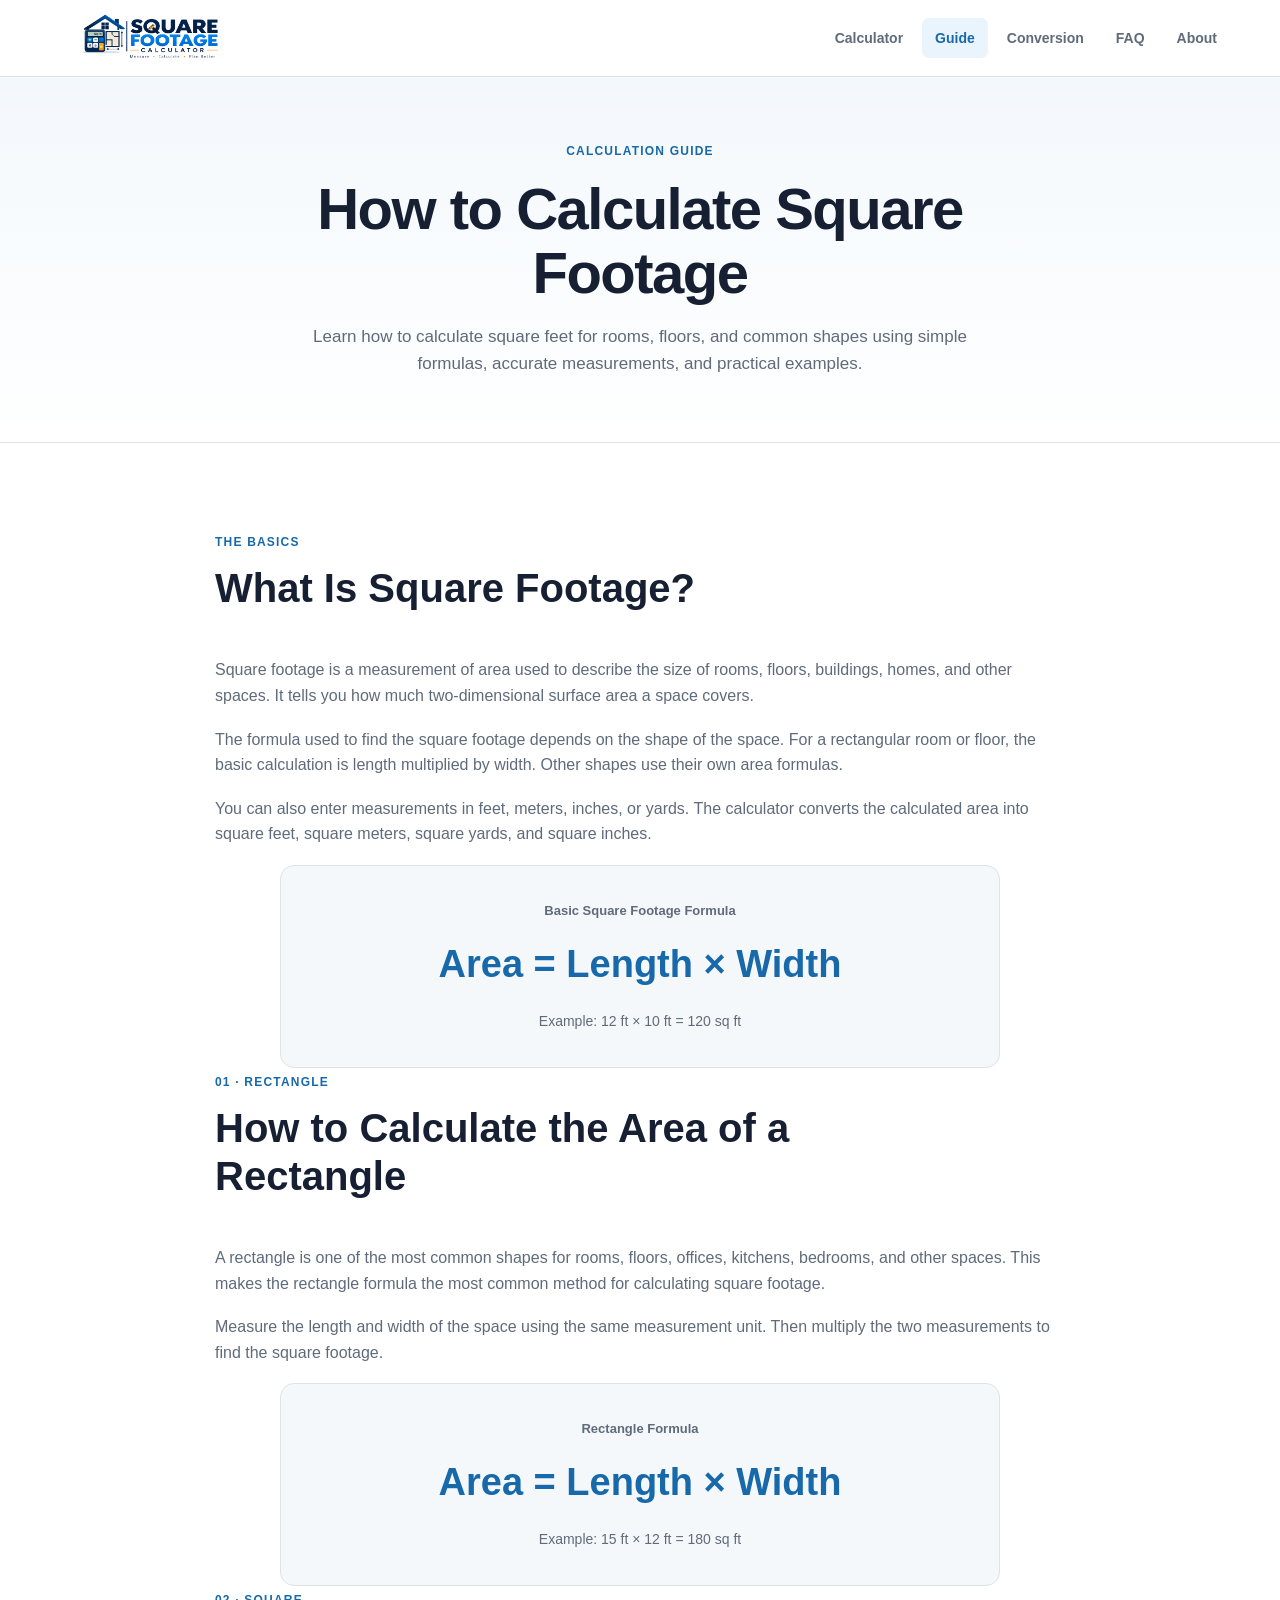
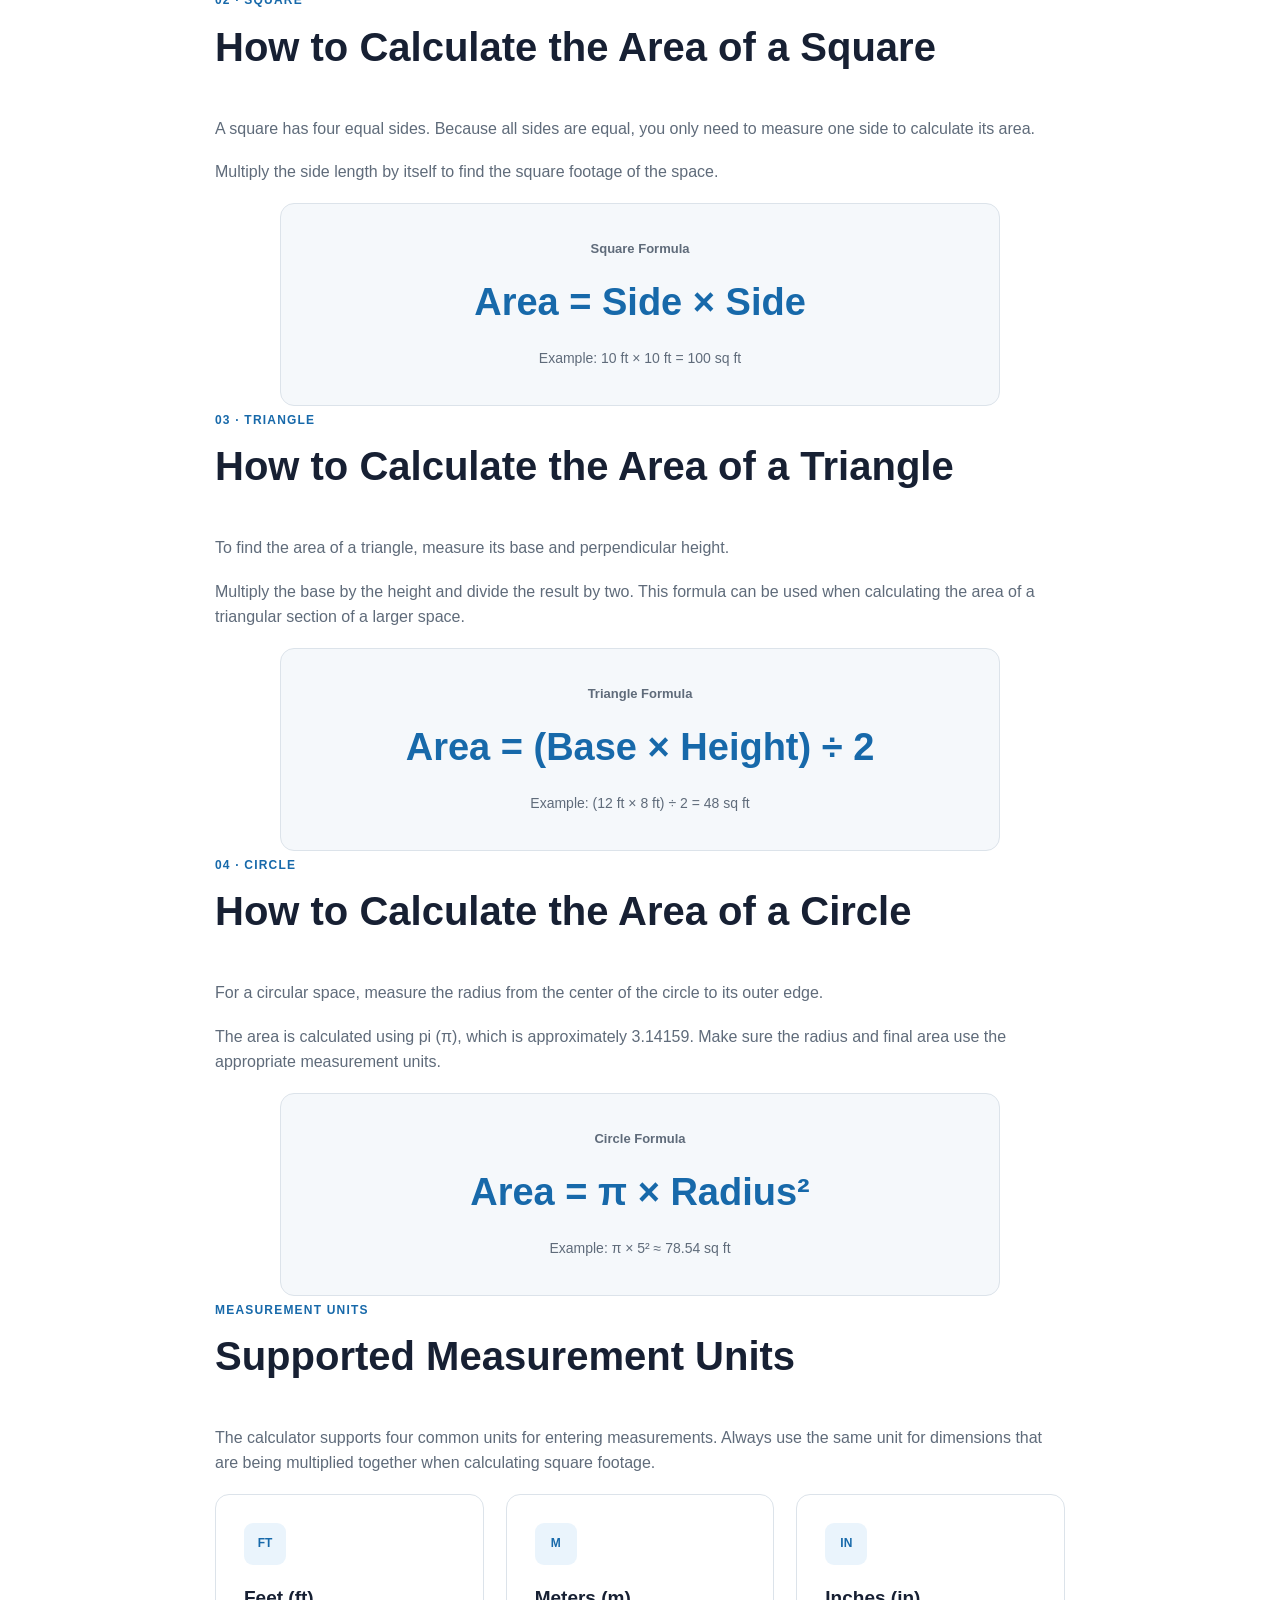
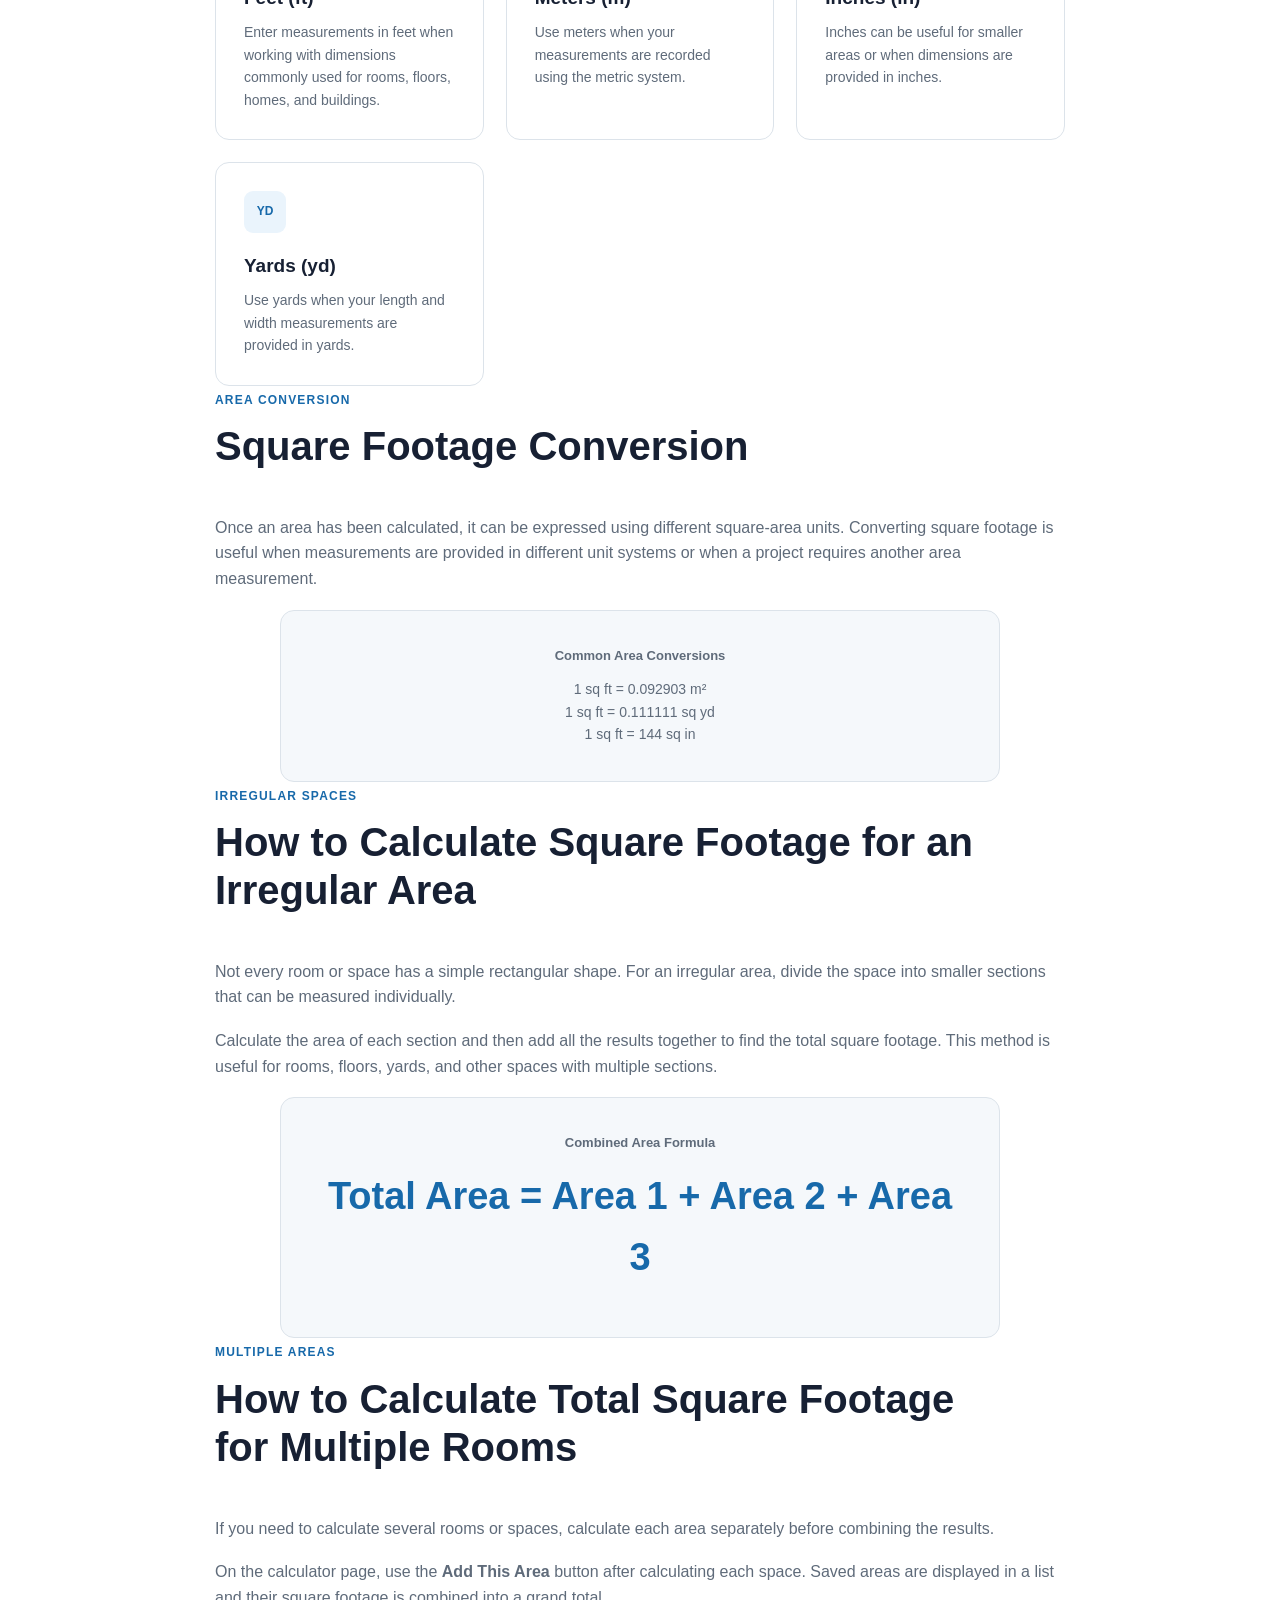
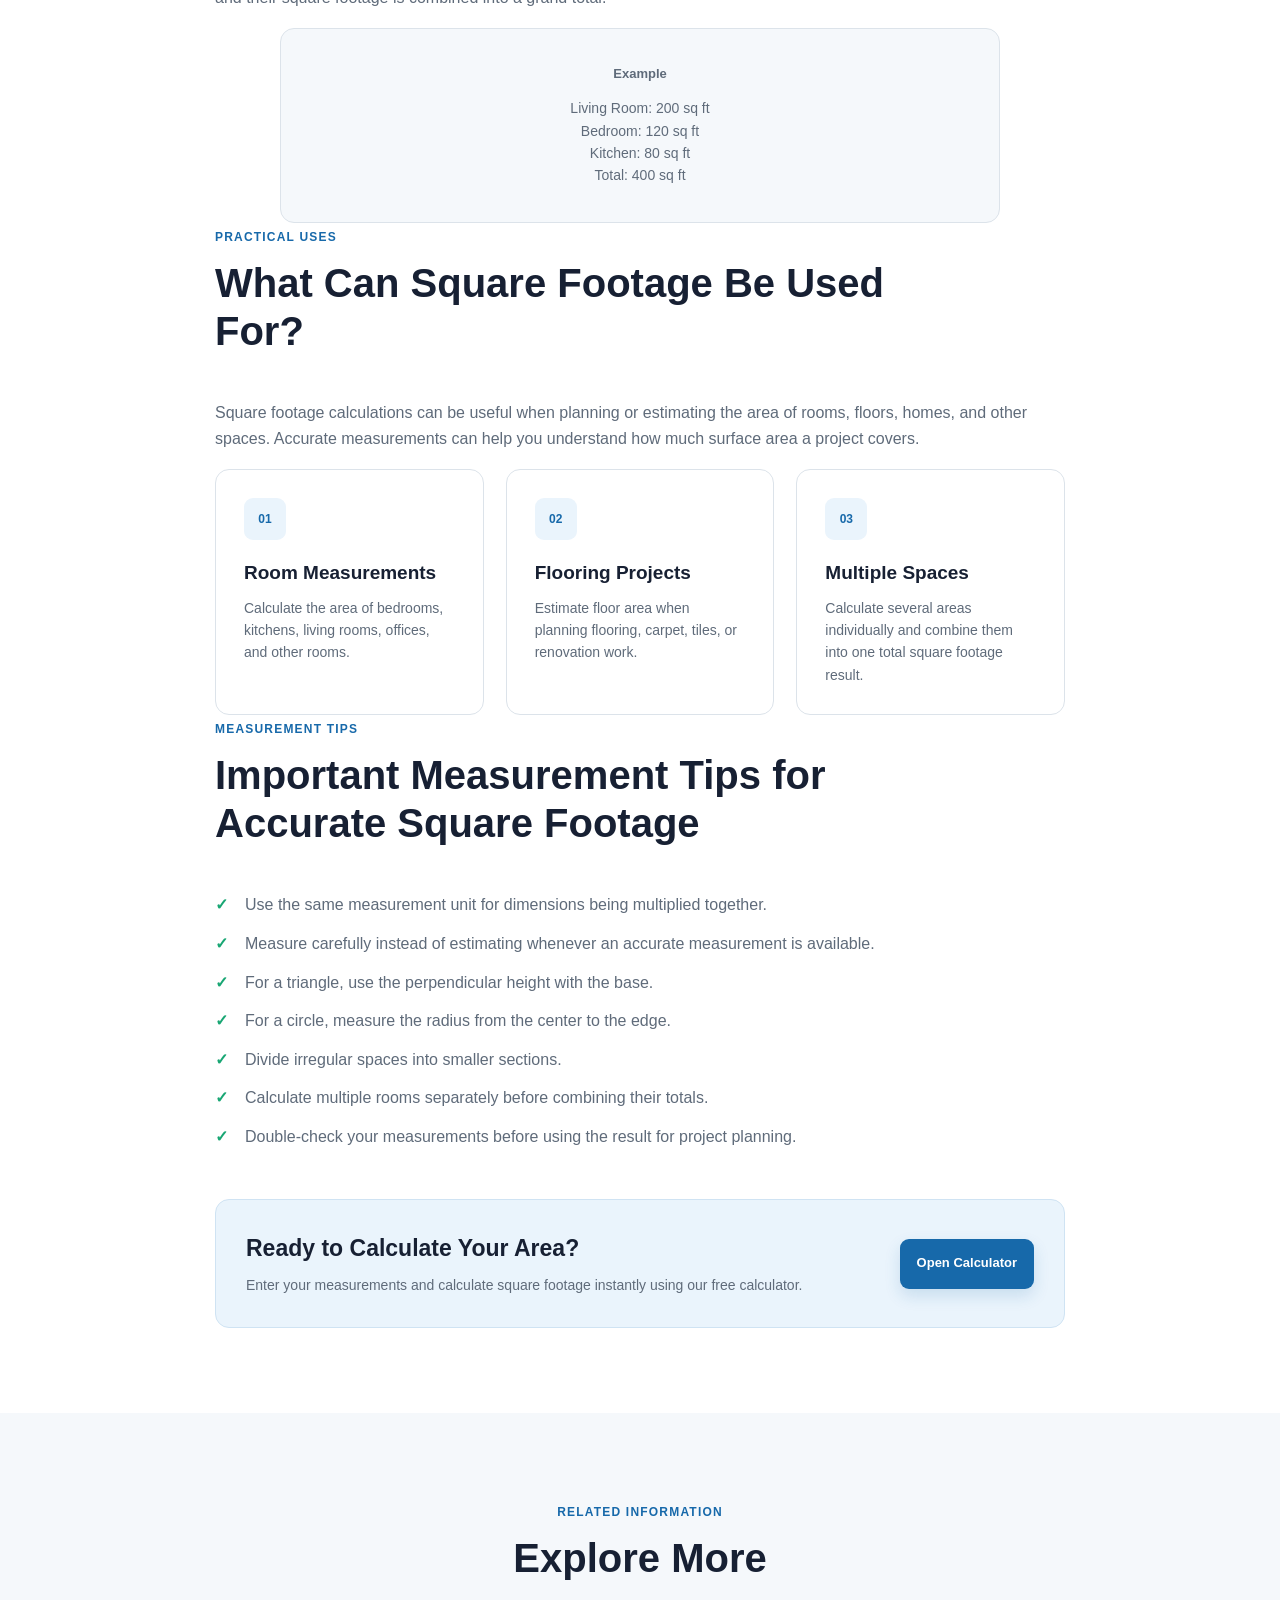
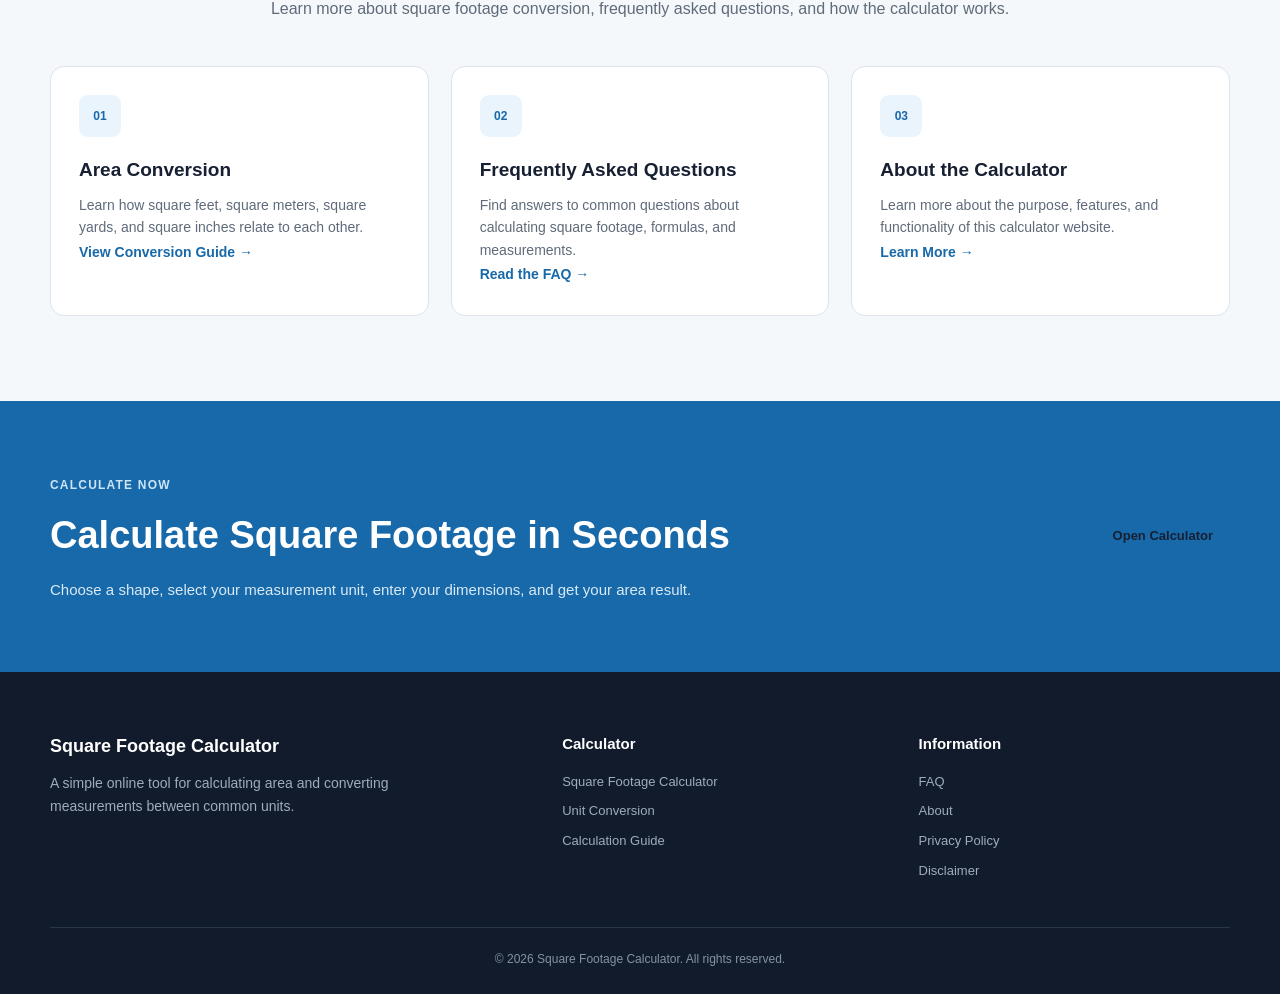
<file: guide.html>
<!DOCTYPE html>

<html lang="en">

<head>
    <meta charset="UTF-8">

<meta name="viewport" content="width=device-width, initial-scale=1.0">

<title>How to Calculate Square Footage | Formulas, Examples & Conversions</title>

<meta
name="description"
content="Learn how to calculate square footage for rooms, floors, rectangles, squares, triangles, and circles using simple formulas, measurements, and practical examples."

>

<meta name="robots" content="index, follow">

<!-- Replace square-footage-calculator-omega.vercel.app with your real domain -->

<link
    rel="canonical"
    href="https://square-footage-calculator-omega.vercel.app/guide.html"
>

<link
    rel="apple-touch-icon"
    href="assets/favicon.png"
>

<link rel="stylesheet" href="style.css">
<link rel="icon" type="image/png" href="favicon.png">

<!-- Open Graph -->

<meta
property="og:title"
content="How to Calculate Square Footage | Formulas, Examples & Conversions"

>

<meta
property="og:description"
content="Learn how to calculate square footage for rooms, floors, and common shapes using simple area formulas and practical examples."

>

<meta property="og:type" content="article">

<meta
property="og:url"
content="https://square-footage-calculator-omega.vercel.app/guide.html"

>

</head>

<body>

<!-- =====================================================
     HEADER
====================================================== -->

<header class="site-header">

<div class="container header-container">


<a
    href="index.html"
    class="logo"
    aria-label="Square Footage Calculator Home"
>

   
       <img
src="logo.png"
alt="Square Footage Calculator Logo"
class="logo-image"


>


</a>


<button
    type="button"
    class="mobile-menu-toggle"
    id="mobileMenuToggle"
    aria-label="Open navigation menu"
    aria-expanded="false"
    aria-controls="mainNavigation"
>

    <span></span>
    <span></span>
    <span></span>

</button>


<nav
    class="main-navigation"
    id="mainNavigation"
    aria-label="Main navigation"
>

    <a
        href="index.html"
        class="nav-link"
    >
        Calculator
    </a>

    <a
        href="guide.html"
        class="nav-link active"
        aria-current="page"
    >
        Guide
    </a>

    <a
        href="conversion.html"
        class="nav-link"
    >
        Conversion
    </a>

    <a
        href="faq.html"
        class="nav-link"
    >
        FAQ
    </a>

    <a
        href="about.html"
        class="nav-link"
    >
        About
    </a>

</nav>

</div>

</header>

<!-- =====================================================
     MAIN
====================================================== -->

<main>

<!-- =====================================================
     PAGE HERO
====================================================== -->

<section class="page-hero">

<div class="container page-hero-content">


<span class="hero-label">
    CALCULATION GUIDE
</span>

<h1>
    How to Calculate Square Footage
</h1>

<p>
    Learn how to calculate square feet for rooms, floors,
    and common shapes using simple formulas, accurate
    measurements, and practical examples.
</p>


</div>

</section>

<!-- =====================================================
     GUIDE CONTENT
====================================================== -->

<section class="content-section">

<div class="container">


<article class="guide-content">


    <!-- INTRO -->

    <div class="section-heading section-heading-left">

        <span class="section-label">
            THE BASICS
        </span>

        <h2>
            What Is Square Footage?
        </h2>

    </div>


    <p>
        Square footage is a measurement of area used to describe
        the size of rooms, floors, buildings, homes, and other
        spaces. It tells you how much two-dimensional surface
        area a space covers.
    </p>


    <p>
        The formula used to find the square footage depends on
        the shape of the space. For a rectangular room or floor,
        the basic calculation is length multiplied by width.
        Other shapes use their own area formulas.
    </p>


    <p>
        You can also enter measurements in feet, meters, inches,
        or yards. The calculator converts the calculated area
        into square feet, square meters, square yards, and
        square inches.
    </p>



    <!-- BASIC FORMULA -->

    <div class="formula-card">

        <div class="formula-title">
            Basic Square Footage Formula
        </div>

        <div class="formula">
            Area = Length × Width
        </div>

        <p class="formula-example">
            Example: 12 ft × 10 ft = 120 sq ft
        </p>

    </div>



    <!-- RECTANGLE -->

    <div class="section-heading section-heading-left">

        <span class="section-label">
            01 · RECTANGLE
        </span>

        <h2>
            How to Calculate the Area of a Rectangle
        </h2>

    </div>


    <p>
        A rectangle is one of the most common shapes for rooms,
        floors, offices, kitchens, bedrooms, and other spaces.
        This makes the rectangle formula the most common method
        for calculating square footage.
    </p>


    <p>
        Measure the length and width of the space using the same
        measurement unit. Then multiply the two measurements to
        find the square footage.
    </p>


    <div class="formula-card">

        <div class="formula-title">
            Rectangle Formula
        </div>

        <div class="formula">
            Area = Length × Width
        </div>

        <p class="formula-example">
            Example: 15 ft × 12 ft = 180 sq ft
        </p>

    </div>



    <!-- SQUARE -->

    <div class="section-heading section-heading-left">

        <span class="section-label">
            02 · SQUARE
        </span>

        <h2>
            How to Calculate the Area of a Square
        </h2>

    </div>


    <p>
        A square has four equal sides. Because all sides are
        equal, you only need to measure one side to calculate
        its area.
    </p>


    <p>
        Multiply the side length by itself to find the square
        footage of the space.
    </p>


    <div class="formula-card">

        <div class="formula-title">
            Square Formula
        </div>

        <div class="formula">
            Area = Side × Side
        </div>

        <p class="formula-example">
            Example: 10 ft × 10 ft = 100 sq ft
        </p>

    </div>



    <!-- TRIANGLE -->

    <div class="section-heading section-heading-left">

        <span class="section-label">
            03 · TRIANGLE
        </span>

        <h2>
            How to Calculate the Area of a Triangle
        </h2>

    </div>


    <p>
        To find the area of a triangle, measure its base
        and perpendicular height.
    </p>


    <p>
        Multiply the base by the height and divide the result
        by two. This formula can be used when calculating the
        area of a triangular section of a larger space.
    </p>


    <div class="formula-card">

        <div class="formula-title">
            Triangle Formula
        </div>

        <div class="formula">
            Area = (Base × Height) ÷ 2
        </div>

        <p class="formula-example">
            Example: (12 ft × 8 ft) ÷ 2 = 48 sq ft
        </p>

    </div>



    <!-- CIRCLE -->

    <div class="section-heading section-heading-left">

        <span class="section-label">
            04 · CIRCLE
        </span>

        <h2>
            How to Calculate the Area of a Circle
        </h2>

    </div>


    <p>
        For a circular space, measure the radius from the center
        of the circle to its outer edge.
    </p>


    <p>
        The area is calculated using pi (π), which is
        approximately 3.14159. Make sure the radius and final
        area use the appropriate measurement units.
    </p>


    <div class="formula-card">

        <div class="formula-title">
            Circle Formula
        </div>

        <div class="formula">
            Area = π × Radius²
        </div>

        <p class="formula-example">
            Example: π × 5² ≈ 78.54 sq ft
        </p>

    </div>



    <!-- MEASUREMENT UNITS -->

    <div class="section-heading section-heading-left">

        <span class="section-label">
            MEASUREMENT UNITS
        </span>

        <h2>
            Supported Measurement Units
        </h2>

    </div>


    <p>
        The calculator supports four common units for entering
        measurements. Always use the same unit for dimensions
        that are being multiplied together when calculating
        square footage.
    </p>


    <div class="info-grid">


        <article class="info-card">

            <div
                class="info-card-icon"
                aria-hidden="true"
            >
                FT
            </div>

            <h3>
                Feet (ft)
            </h3>

            <p>
                Enter measurements in feet when working with
                dimensions commonly used for rooms, floors,
                homes, and buildings.
            </p>

        </article>


        <article class="info-card">

            <div
                class="info-card-icon"
                aria-hidden="true"
            >
                M
            </div>

            <h3>
                Meters (m)
            </h3>

            <p>
                Use meters when your measurements are recorded
                using the metric system.
            </p>

        </article>


        <article class="info-card">

            <div
                class="info-card-icon"
                aria-hidden="true"
            >
                IN
            </div>

            <h3>
                Inches (in)
            </h3>

            <p>
                Inches can be useful for smaller areas or when
                dimensions are provided in inches.
            </p>

        </article>


        <article class="info-card">

            <div
                class="info-card-icon"
                aria-hidden="true"
            >
                YD
            </div>

            <h3>
                Yards (yd)
            </h3>

            <p>
                Use yards when your length and width measurements
                are provided in yards.
            </p>

        </article>


    </div>



    <!-- CONVERSIONS -->

    <div class="section-heading section-heading-left">

        <span class="section-label">
            AREA CONVERSION
        </span>

        <h2>
            Square Footage Conversion
        </h2>

    </div>


    <p>
        Once an area has been calculated, it can be expressed
        using different square-area units. Converting square
        footage is useful when measurements are provided in
        different unit systems or when a project requires
        another area measurement.
    </p>


    <div class="formula-card">

        <div class="formula-title">
            Common Area Conversions
        </div>

        <p class="formula-example">
            1 sq ft = 0.092903 m²
        </p>

        <p class="formula-example">
            1 sq ft = 0.111111 sq yd
        </p>

        <p class="formula-example">
            1 sq ft = 144 sq in
        </p>

    </div>



    <!-- IRREGULAR AREAS -->

    <div class="section-heading section-heading-left">

        <span class="section-label">
            IRREGULAR SPACES
        </span>

        <h2>
            How to Calculate Square Footage for an Irregular Area
        </h2>

    </div>


    <p>
        Not every room or space has a simple rectangular shape.
        For an irregular area, divide the space into smaller
        sections that can be measured individually.
    </p>


    <p>
        Calculate the area of each section and then add all the
        results together to find the total square footage. This
        method is useful for rooms, floors, yards, and other
        spaces with multiple sections.
    </p>


    <div class="formula-card">

        <div class="formula-title">
            Combined Area Formula
        </div>

        <div class="formula">
            Total Area = Area 1 + Area 2 + Area 3
        </div>

    </div>



    <!-- MULTIPLE ROOMS -->

    <div class="section-heading section-heading-left">

        <span class="section-label">
            MULTIPLE AREAS
        </span>

        <h2>
            How to Calculate Total Square Footage for Multiple Rooms
        </h2>

    </div>


    <p>
        If you need to calculate several rooms or spaces,
        calculate each area separately before combining the
        results.
    </p>


    <p>
        On the calculator page, use the
        <strong>Add This Area</strong> button after calculating
        each space. Saved areas are displayed in a list and
        their square footage is combined into a grand total.
    </p>


    <div class="formula-card">

        <div class="formula-title">
            Example
        </div>

        <p class="formula-example">
            Living Room: 200 sq ft
        </p>

        <p class="formula-example">
            Bedroom: 120 sq ft
        </p>

        <p class="formula-example">
            Kitchen: 80 sq ft
        </p>

        <p class="formula-example">
            Total: 400 sq ft
        </p>

    </div>



    <!-- PRACTICAL USES -->

    <div class="section-heading section-heading-left">

        <span class="section-label">
            PRACTICAL USES
        </span>

        <h2>
            What Can Square Footage Be Used For?
        </h2>

    </div>


    <p>
        Square footage calculations can be useful when planning
        or estimating the area of rooms, floors, homes, and
        other spaces. Accurate measurements can help you
        understand how much surface area a project covers.
    </p>


    <div class="info-grid">


        <article class="info-card">

            <div
                class="info-card-icon"
                aria-hidden="true"
            >
                01
            </div>

            <h3>
                Room Measurements
            </h3>

            <p>
                Calculate the area of bedrooms, kitchens,
                living rooms, offices, and other rooms.
            </p>

        </article>


        <article class="info-card">

            <div
                class="info-card-icon"
                aria-hidden="true"
            >
                02
            </div>

            <h3>
                Flooring Projects
            </h3>

            <p>
                Estimate floor area when planning flooring,
                carpet, tiles, or renovation work.
            </p>

        </article>


        <article class="info-card">

            <div
                class="info-card-icon"
                aria-hidden="true"
            >
                03
            </div>

            <h3>
                Multiple Spaces
            </h3>

            <p>
                Calculate several areas individually and combine
                them into one total square footage result.
            </p>

        </article>


    </div>



    <!-- MEASUREMENT TIPS -->

    <div class="section-heading section-heading-left">

        <span class="section-label">
            MEASUREMENT TIPS
        </span>

        <h2>
            Important Measurement Tips for Accurate Square Footage
        </h2>

    </div>


    <ul class="check-list">

        <li>
            Use the same measurement unit for dimensions
            being multiplied together.
        </li>

        <li>
            Measure carefully instead of estimating whenever
            an accurate measurement is available.
        </li>

        <li>
            For a triangle, use the perpendicular height
            with the base.
        </li>

        <li>
            For a circle, measure the radius from the center
            to the edge.
        </li>

        <li>
            Divide irregular spaces into smaller sections.
        </li>

        <li>
            Calculate multiple rooms separately before
            combining their totals.
        </li>

        <li>
            Double-check your measurements before using
            the result for project planning.
        </li>

    </ul>



    <!-- CTA -->

    <div class="inline-cta">

        <div>

            <h2>
                Ready to Calculate Your Area?
            </h2>

            <p>
                Enter your measurements and calculate square
                footage instantly using our free calculator.
            </p>

        </div>


        <a
            href="index.html#calculator"
            class="btn btn-primary"
        >
            Open Calculator
        </a>

    </div>


</article>

</div>

</section>

<!-- =====================================================
     RELATED CONTENT
====================================================== -->

<section class="content-section section-light">

<div class="container">


<div class="section-heading">

    <span class="section-label">
        RELATED INFORMATION
    </span>

    <h2>
        Explore More
    </h2>

    <p>
        Learn more about square footage conversion, frequently
        asked questions, and how the calculator works.
    </p>

</div>



<div class="info-grid">


    <article class="info-card">

        <div
            class="info-card-icon"
            aria-hidden="true"
        >
            01
        </div>

        <h3>
            Area Conversion
        </h3>

        <p>
            Learn how square feet, square meters, square yards,
            and square inches relate to each other.
        </p>

        <a
            href="conversion.html"
            class="text-link"
        >
            View Conversion Guide →
        </a>

    </article>



    <article class="info-card">

        <div
            class="info-card-icon"
            aria-hidden="true"
        >
            02
        </div>

        <h3>
            Frequently Asked Questions
        </h3>

        <p>
            Find answers to common questions about calculating
            square footage, formulas, and measurements.
        </p>

        <a
            href="faq.html"
            class="text-link"
        >
            Read the FAQ →
        </a>

    </article>



    <article class="info-card">

        <div
            class="info-card-icon"
            aria-hidden="true"
        >
            03
        </div>

        <h3>
            About the Calculator
        </h3>

        <p>
            Learn more about the purpose, features, and
            functionality of this calculator website.
        </p>

        <a
            href="about.html"
            class="text-link"
        >
            Learn More →
        </a>

    </article>


</div>

</div>

</section>

<!-- =====================================================
     CTA
====================================================== -->

<section class="cta-section">

<div class="container">


<div class="cta-card">

    <div class="cta-content">

        <span class="section-label">
            CALCULATE NOW
        </span>

        <h2>
            Calculate Square Footage in Seconds
        </h2>

        <p>
            Choose a shape, select your measurement unit,
            enter your dimensions, and get your area result.
        </p>

    </div>


    <a
        href="index.html#calculator"
        class="btn btn-light"
    >
        Open Calculator
    </a>

</div>


</div>

</section>

</main>

<!-- =====================================================
     FOOTER
====================================================== -->

<footer class="site-footer">

<div class="container">

<div class="footer-grid">


    <div class="footer-brand">

        <a
            href="index.html"
            class="footer-logo"
        >
            Square Footage Calculator
        </a>

        <p>
            A simple online tool for calculating area and
            converting measurements between common units.
        </p>

    </div>



    <div class="footer-column">

        <h3>
            Calculator
        </h3>

        <a href="index.html">
            Square Footage Calculator
        </a>

        <a href="conversion.html">
            Unit Conversion
        </a>

        <a href="guide.html">
            Calculation Guide
        </a>

    </div>



    <div class="footer-column">

        <h3>
            Information
        </h3>

        <a href="faq.html">
            FAQ
        </a>

        <a href="about.html">
            About
        </a>

        <a href="privacy.html">
            Privacy Policy
        </a>

        <a href="disclaimer.html">
            Disclaimer
        </a>

    </div>


</div>



<div class="footer-bottom">

    <p>
        ©
        <span id="currentYear">
            2026
        </span>
        Square Footage Calculator.
        All rights reserved.
    </p>

</div>


</div>

</footer>

<script src="script.js" defer></script>

</body>

</html>
</file>
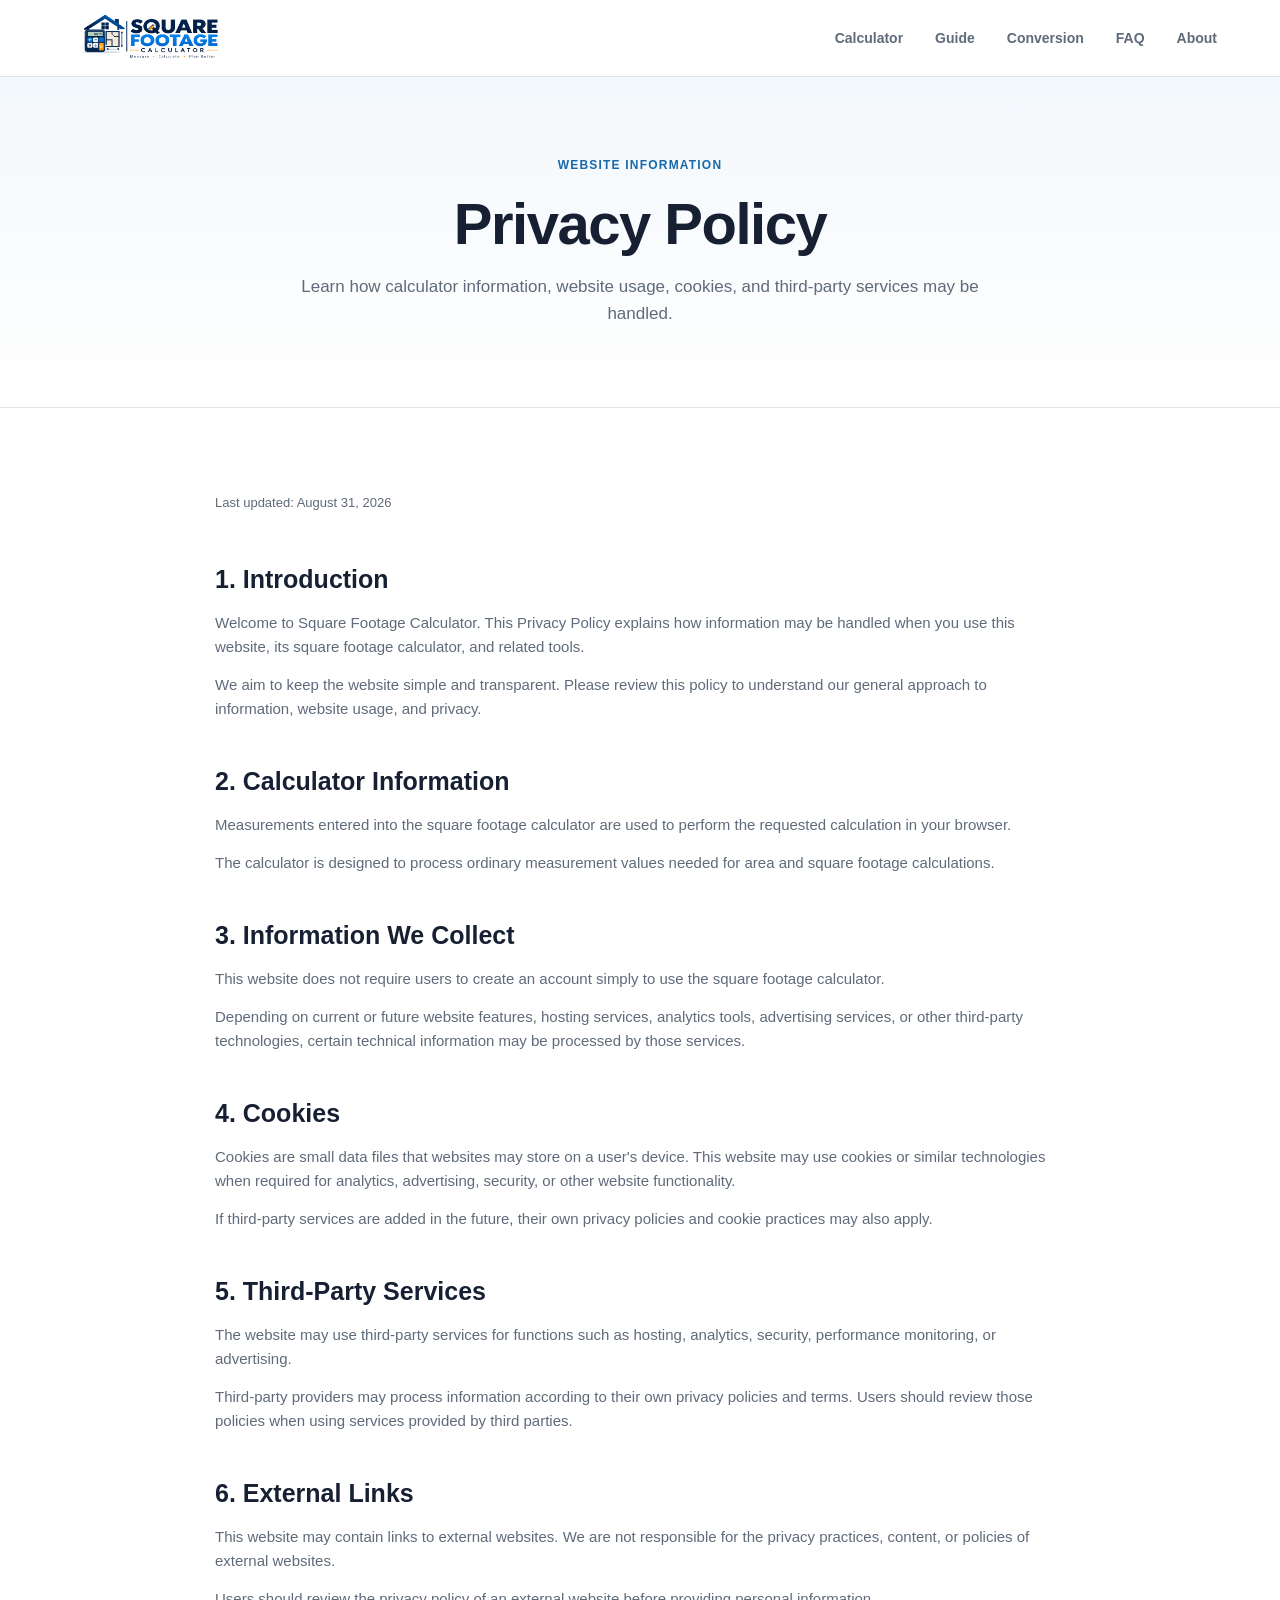
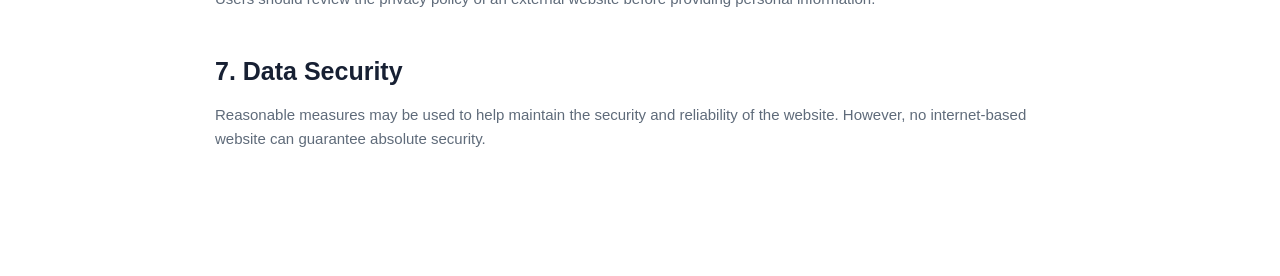
<file: privacy.html>
<!DOCTYPE html>

<html lang="en">
<head>
    <meta charset="UTF-8">


<meta
    name="viewport"
    content="width=device-width, initial-scale=1.0"
>

<title>Privacy Policy | Free Square Footage Calculator</title>

<meta
    name="description"
    content="Read how Square Footage Calculator handles calculator data, cookies and third-party services. Your measurements are calculated in your browser."
>

<meta
    name="robots"
    content="index, follow"
>

<!-- Replace square-footage-calculator-omega.vercel.app with your real domain before deployment -->
<link
    rel="canonical"
    href="https://square-footage-calculator-omega.vercel.app/privacy.html"
>


<link
    rel="apple-touch-icon"
    href="assets/favicon.png"
>

<link
    rel="stylesheet"
    href="style.css"
>
<link rel="icon" type="image/png" href="favicon.png"> 



<!-- Open Graph -->
<meta
    property="og:title"
    content="Privacy Policy | Free Square Footage Calculator"
>

<meta
    property="og:description"
    content="Read how Square Footage Calculator handles calculator data, cookies and third-party services. Your measurements are calculated in your browser."
>

<meta
    property="og:type"
    content="website"
>

<meta
    property="og:url"
    content="https://square-footage-calculator-omega.vercel.app/privacy.html"
>


</head>

<body>


<!-- ================= HEADER ================= -->
<header class="site-header">

    <div class="container header-container">

        <a
            href="index.html"
            class="logo"
            aria-label="Square Footage Calculator Home"
        >
       <img
src="logo.png"
alt="Square Footage Calculator Logo"
class="logo-image"


>


        </a>


        <button
            type="button"
            class="mobile-menu-toggle"
            id="mobileMenuToggle"
            aria-label="Open navigation menu"
            aria-expanded="false"
            aria-controls="mainNavigation"
        >
            <span></span>
            <span></span>
            <span></span>
        </button>


        <nav
            class="main-navigation"
            id="mainNavigation"
            aria-label="Main navigation"
        >

            <a
                href="index.html"
                class="nav-link"
            >
                Calculator
            </a>

            <a
                href="guide.html"
                class="nav-link"
            >
                Guide
            </a>

            <a
                href="conversion.html"
                class="nav-link"
            >
                Conversion
            </a>

            <a
                href="faq.html"
                class="nav-link"
            >
                FAQ
            </a>

            <a
                href="about.html"
                class="nav-link"
            >
                About
            </a>

        </nav>

    </div>

</header>


<!-- ================= MAIN ================= -->
<main>

    <!-- ================= PAGE HERO ================= -->
    <section class="page-hero">

        <div class="container page-hero-content">

            <span class="hero-label">
                WEBSITE INFORMATION
            </span>

            <h1>
                Privacy Policy
            </h1>

            <p>
                Learn how calculator information, website usage,
                cookies, and third-party services may be handled.
            </p>

        </div>

    </section>


    <!-- ================= PRIVACY CONTENT ================= -->
    <section class="content-section">

        <div class="container">

            <article class="legal-content">

                <p class="legal-updated">
                    Last updated: August 31, 2026
                </p>


                <!-- Introduction -->
                <section class="legal-section">

                    <h2>
                        1. Introduction
                    </h2>

                    <p>
                        Welcome to Square Footage Calculator. This
                        Privacy Policy explains how information may be
                        handled when you use this website, its square
                        footage calculator, and related tools.
                    </p>

                    <p>
                        We aim to keep the website simple and
                        transparent. Please review this policy to
                        understand our general approach to information,
                        website usage, and privacy.
                    </p>

                </section>


                <!-- Calculator Data -->
                <section class="legal-section">

                    <h2>
                        2. Calculator Information
                    </h2>

                    <p>
                        Measurements entered into the square footage
                        calculator are used to perform the requested
                        calculation in your browser.
                    </p>

                    <p>
                        The calculator is designed to process ordinary
                        measurement values needed for area and square
                        footage calculations.
                    </p>

                </section>


                <!-- Information Collection -->
                <section class="legal-section">

                    <h2>
                        3. Information We Collect
                    </h2>

                    <p>
                        This website does not require users to create
                        an account simply to use the square footage
                        calculator.
                    </p>

                    <p>
                        Depending on current or future website features,
                        hosting services, analytics tools, advertising
                        services, or other third-party technologies,
                        certain technical information may be processed
                        by those services.
                    </p>

                </section>


                <!-- Cookies -->
                <section class="legal-section">

                    <h2>
                        4. Cookies
                    </h2>

                    <p>
                        Cookies are small data files that websites may
                        store on a user's device. This website may use
                        cookies or similar technologies when required
                        for analytics, advertising, security, or other
                        website functionality.
                    </p>

                    <p>
                        If third-party services are added in the future,
                        their own privacy policies and cookie practices
                        may also apply.
                    </p>

                </section>


                <!-- Third Party Services -->
                <section class="legal-section">

                    <h2>
                        5. Third-Party Services
                    </h2>

                    <p>
                        The website may use third-party services for
                        functions such as hosting, analytics, security,
                        performance monitoring, or advertising.
                    </p>

                    <p>
                        Third-party providers may process information
                        according to their own privacy policies and
                        terms. Users should review those policies when
                        using services provided by third parties.
                    </p>

                </section>


                <!-- External Links -->
                <section class="legal-section">

                    <h2>
                        6. External Links
                    </h2>

                    <p>
                        This website may contain links to external
                        websites. We are not responsible for the
                        privacy practices, content, or policies of
                        external websites.
                    </p>

                    <p>
                        Users should review the privacy policy of an
                        external website before providing personal
                        information.
                    </p>

                </section>


                <!-- Data Security -->
                <section class="legal-section">

                    <h2>
                        7. Data Security
                    </h2>

                    <p>
                        Reasonable measures may be used to help maintain
                        the security and reliability of the website.
                        However, no internet-based website can guarantee
                        absolute security.
                    </p>

                </section
</file>
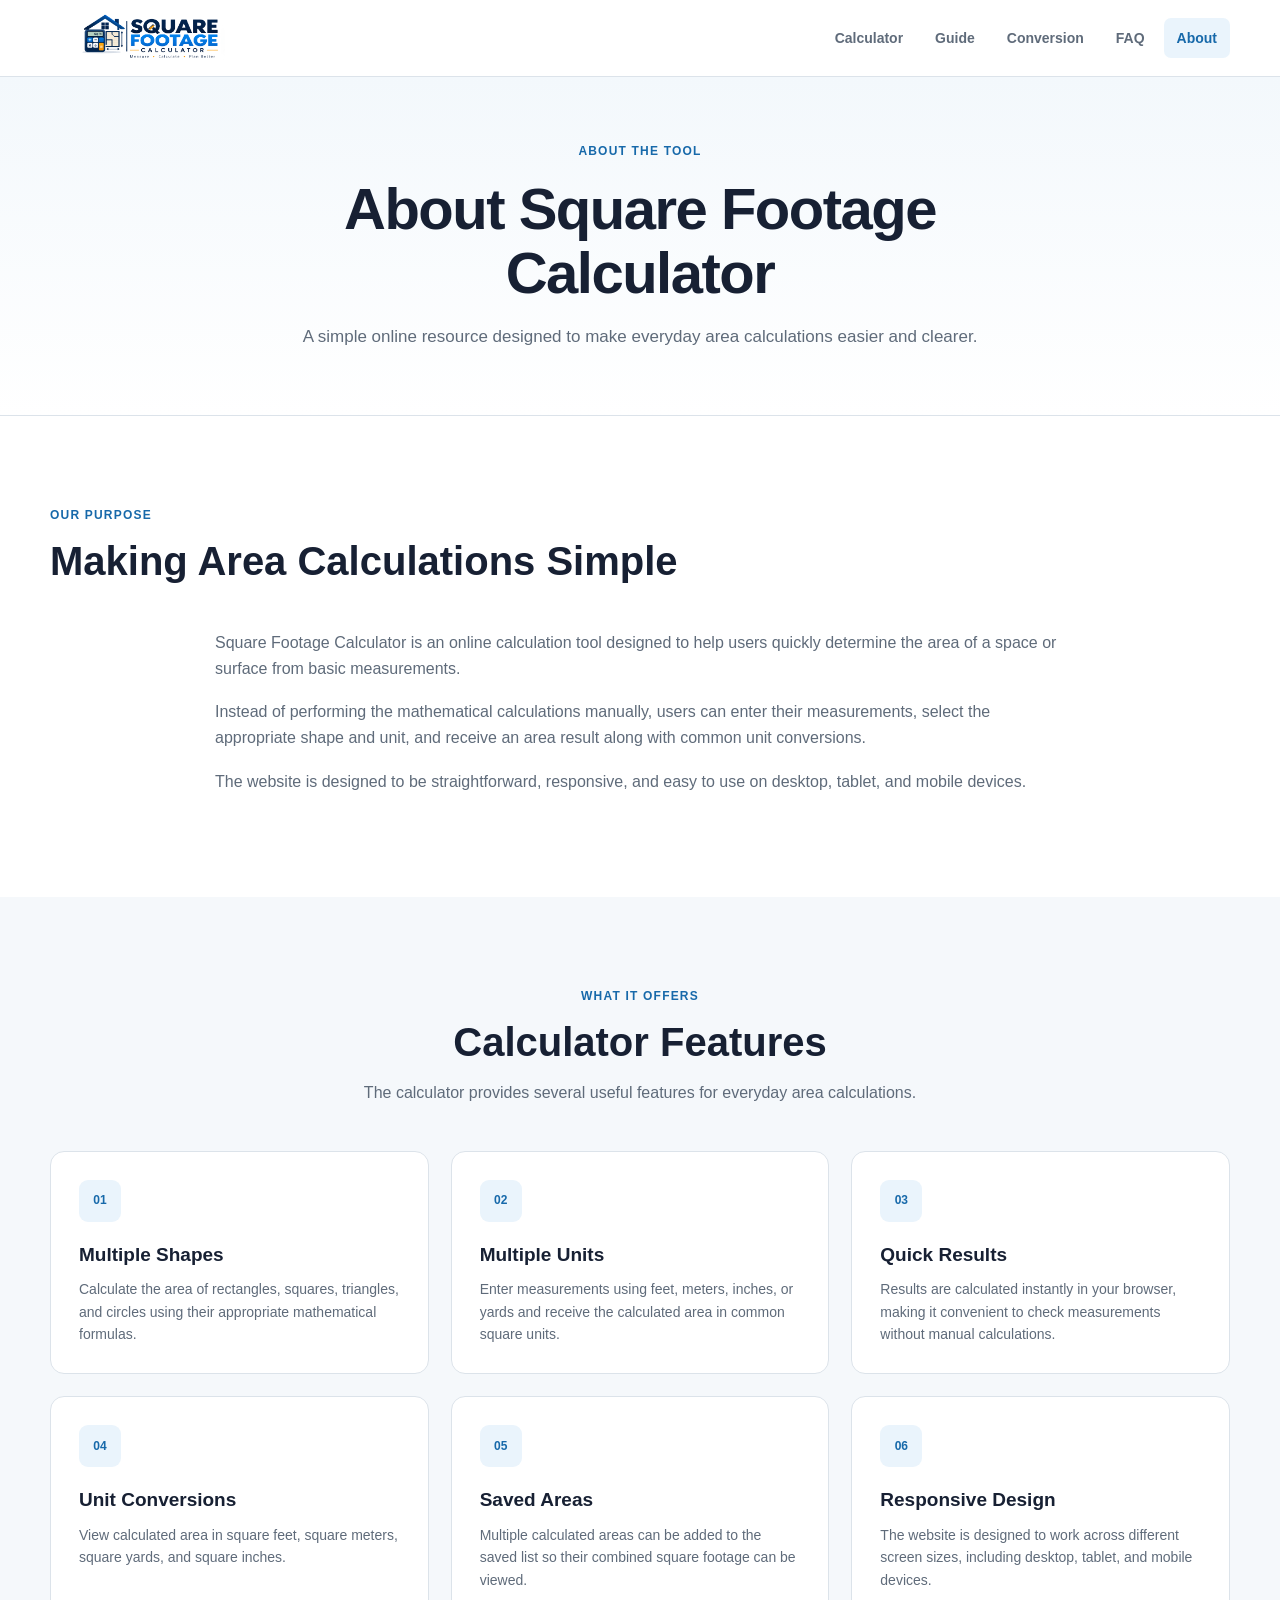
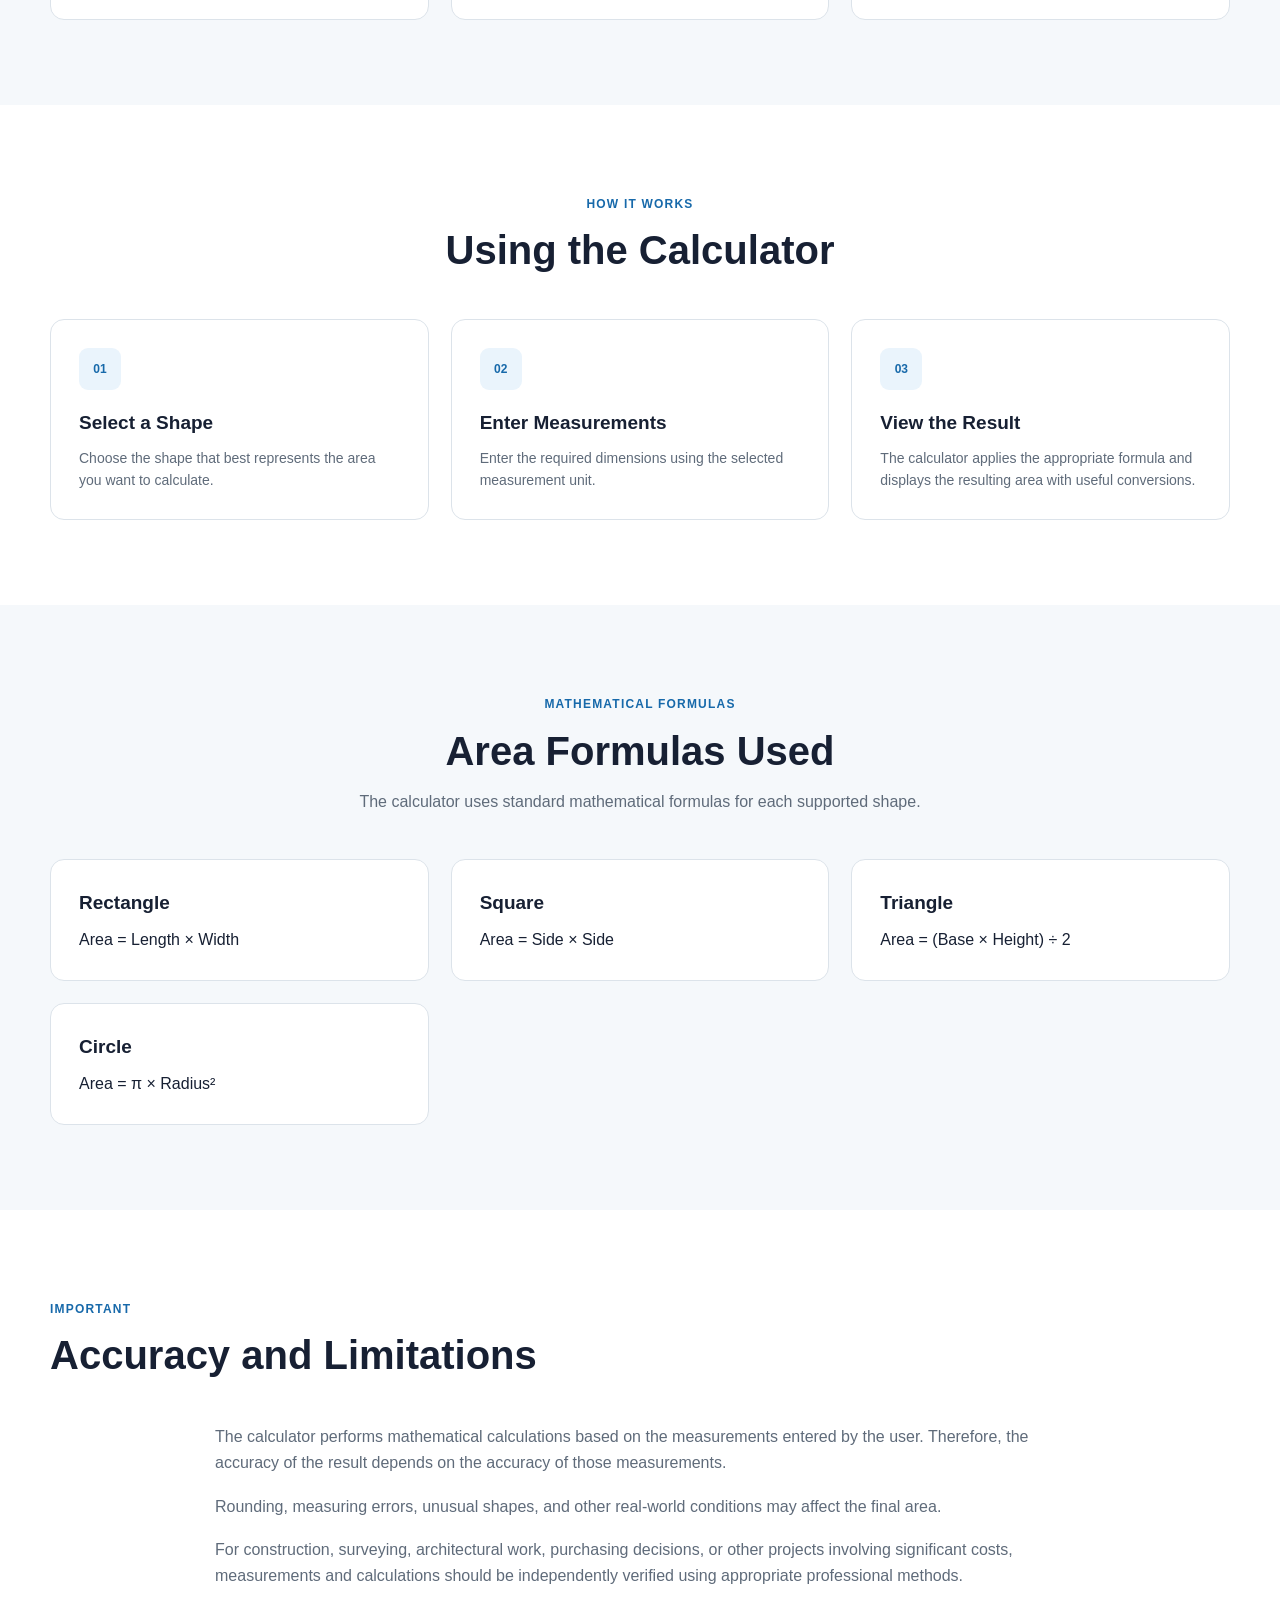
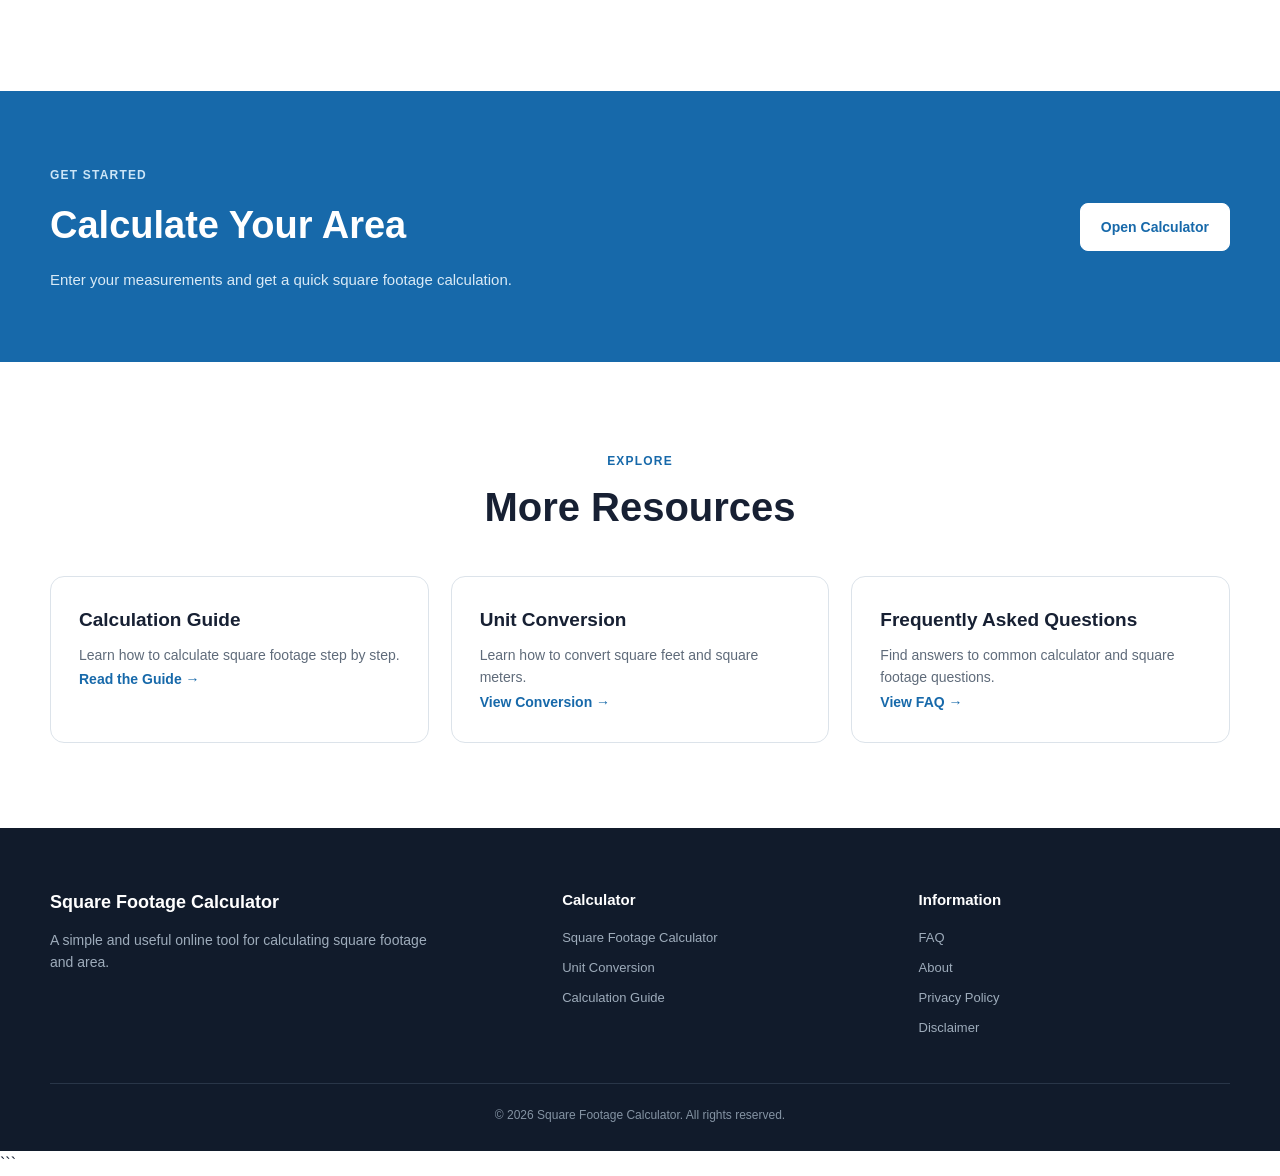
<file: calculator/about.html>
<!DOCTYPE html>
<html lang="en">
<head>
    <meta charset="UTF-8">

    <meta
        name="viewport"
        content="width=device-width, initial-scale=1.0"
    >

    <title>About Square Footage Calculator | Free Area Calculator</title>

    <meta
        name="description"
        content="Learn about Square Footage Calculator, a simple online tool for calculating area for rectangles, squares, triangles, and circles."
    >

    <meta
        name="robots"
        content="index, follow"
    >

    <link
        rel="canonical"
        href="https://YOURDOMAIN.com/about.html"
    >


    <link
        rel="stylesheet"
        href="style.css"
    >

    <link rel="icon" type="image/png" href="favicon.png">
    

    <meta
        property="og:title"
        content="About Square Footage Calculator"
    >

    <meta
        property="og:description"
        content="Learn how Square Footage Calculator works and how it can help with everyday area calculations."
    >

    <meta
        property="og:type"
        content="website"
    >

    <meta
        property="og:url"
        content="https://YOURDOMAIN.com/about.html"
    >
</head>

<body>

    <!-- ================= HEADER ================= -->

    <header class="site-header">

        <div class="container header-container">

            <a
                href="index.html"
                class="logo"
                aria-label="Square Footage Calculator Home"
            >

           <img
    src="logo.png"
    alt="Square Footage Calculator Logo"
    class="logo-image"
>

                
            </a>


            <button
                type="button"
                class="mobile-menu-toggle"
                id="mobileMenuToggle"
                aria-label="Open navigation menu"
                aria-expanded="false"
                aria-controls="mainNavigation"
            >

                <span></span>
                <span></span>
                <span></span>

            </button>


            <nav
                class="main-navigation"
                id="mainNavigation"
                aria-label="Main navigation"
            >

                <a
                    href="index.html"
                    class="nav-link"
                >
                    Calculator
                </a>

                <a
                    href="guide.html"
                    class="nav-link"
                >
                    Guide
                </a>

                <a
                    href="conversion.html"
                    class="nav-link"
                >
                    Conversion
                </a>

                <a
                    href="faq.html"
                    class="nav-link"
                >
                    FAQ
                </a>

                <a
                    href="about.html"
                    class="nav-link active"
                    aria-current="page"
                >
                    About
                </a>

            </nav>

        </div>

    </header>


    <!-- ================= MAIN ================= -->

    <main>

        <!-- ================= HERO ================= -->

        <section class="page-hero">

            <div class="container page-hero-content">

                <span class="hero-label">
                    ABOUT THE TOOL
                </span>

                <h1>
                    About Square Footage Calculator
                </h1>

                <p>
                    A simple online resource designed to make
                    everyday area calculations easier and clearer.
                </p>

            </div>

        </section>


        <!-- ================= INTRODUCTION ================= -->

        <section class="content-section">

            <div class="container">

                <div class="section-heading section-heading-left">

                    <span class="section-label">
                        OUR PURPOSE
                    </span>

                    <h2>
                        Making Area Calculations Simple
                    </h2>

                </div>


                <div class="guide-content">

                    <p>
                        Square Footage Calculator is an online calculation
                        tool designed to help users quickly determine the
                        area of a space or surface from basic measurements.
                    </p>

                    <p>
                        Instead of performing the mathematical calculations
                        manually, users can enter their measurements,
                        select the appropriate shape and unit, and receive
                        an area result along with common unit conversions.
                    </p>

                    <p>
                        The website is designed to be straightforward,
                        responsive, and easy to use on desktop, tablet,
                        and mobile devices.
                    </p>

                </div>

            </div>

        </section>


        <!-- ================= FEATURES ================= -->

        <section class="content-section section-light">

            <div class="container">

                <div class="section-heading">

                    <span class="section-label">
                        WHAT IT OFFERS
                    </span>

                    <h2>
                        Calculator Features
                    </h2>

                    <p>
                        The calculator provides several useful features
                        for everyday area calculations.
                    </p>

                </div>


                <div class="info-grid">

                    <article class="info-card">

                        <div
                            class="info-card-icon"
                            aria-hidden="true"
                        >
                            01
                        </div>

                        <h3>
                            Multiple Shapes
                        </h3>

                        <p>
                            Calculate the area of rectangles, squares,
                            triangles, and circles using their appropriate
                            mathematical formulas.
                        </p>

                    </article>


                    <article class="info-card">

                        <div
                            class="info-card-icon"
                            aria-hidden="true"
                        >
                            02
                        </div>

                        <h3>
                            Multiple Units
                        </h3>

                        <p>
                            Enter measurements using feet, meters,
                            inches, or yards and receive the calculated
                            area in common square units.
                        </p>

                    </article>


                    <article class="info-card">

                        <div
                            class="info-card-icon"
                            aria-hidden="true"
                        >
                            03
                        </div>

                        <h3>
                            Quick Results
                        </h3>

                        <p>
                            Results are calculated instantly in your
                            browser, making it convenient to check
                            measurements without manual calculations.
                        </p>

                    </article>


                    <article class="info-card">

                        <div
                            class="info-card-icon"
                            aria-hidden="true"
                        >
                            04
                        </div>

                        <h3>
                            Unit Conversions
                        </h3>

                        <p>
                            View calculated area in square feet,
                            square meters, square yards, and square
                            inches.
                        </p>

                    </article>


                    <article class="info-card">

                        <div
                            class="info-card-icon"
                            aria-hidden="true"
                        >
                            05
                        </div>

                        <h3>
                            Saved Areas
                        </h3>

                        <p>
                            Multiple calculated areas can be added to
                            the saved list so their combined square
                            footage can be viewed.
                        </p>

                    </article>


                    <article class="info-card">

                        <div
                            class="info-card-icon"
                            aria-hidden="true"
                        >
                            06
                        </div>

                        <h3>
                            Responsive Design
                        </h3>

                        <p>
                            The website is designed to work across
                            different screen sizes, including desktop,
                            tablet, and mobile devices.
                        </p>

                    </article>

                </div>

            </div>

        </section>


        <!-- ================= HOW IT WORKS ================= -->

        <section class="content-section">

            <div class="container">

                <div class="section-heading">

                    <span class="section-label">
                        HOW IT WORKS
                    </span>

                    <h2>
                        Using the Calculator
                    </h2>

                </div>


                <div class="info-grid">

                    <article class="info-card">

                        <div
                            class="info-card-icon"
                            aria-hidden="true"
                        >
                            01
                        </div>

                        <h3>
                            Select a Shape
                        </h3>

                        <p>
                            Choose the shape that best represents the
                            area you want to calculate.
                        </p>

                    </article>


                    <article class="info-card">

                        <div
                            class="info-card-icon"
                            aria-hidden="true"
                        >
                            02
                        </div>

                        <h3>
                            Enter Measurements
                        </h3>

                        <p>
                            Enter the required dimensions using the
                            selected measurement unit.
                        </p>

                    </article>


                    <article class="info-card">

                        <div
                            class="info-card-icon"
                            aria-hidden="true"
                        >
                            03
                        </div>

                        <h3>
                            View the Result
                        </h3>

                        <p>
                            The calculator applies the appropriate
                            formula and displays the resulting area
                            with useful conversions.
                        </p>

                    </article>

                </div>

            </div>

        </section>


        <!-- ================= FORMULAS ================= -->

        <section class="content-section section-light">

            <div class="container">

                <div class="section-heading">

                    <span class="section-label">
                        MATHEMATICAL FORMULAS
                    </span>

                    <h2>
                        Area Formulas Used
                    </h2>

                    <p>
                        The calculator uses standard mathematical
                        formulas for each supported shape.
                    </p>

                </div>


                <div class="info-grid">

                    <article class="info-card">

                        <h3>
                            Rectangle
                        </h3>

                        <div class="mini-formula">
                            Area = Length × Width
                        </div>

                    </article>


                    <article class="info-card">

                        <h3>
                            Square
                        </h3>

                        <div class="mini-formula">
                            Area = Side × Side
                        </div>

                    </article>


                    <article class="info-card">

                        <h3>
                            Triangle
                        </h3>

                        <div class="mini-formula">
                            Area = (Base × Height) ÷ 2
                        </div>

                    </article>


                    <article class="info-card">

                        <h3>
                            Circle
                        </h3>

                        <div class="mini-formula">
                            Area = π × Radius²
                        </div>

                    </article>

                </div>

            </div>

        </section>


        <!-- ================= LIMITATIONS ================= -->

        <section class="content-section">

            <div class="container">

                <div class="section-heading section-heading-left">

                    <span class="section-label">
                        IMPORTANT
                    </span>

                    <h2>
                        Accuracy and Limitations
                    </h2>

                </div>


                <div class="guide-content">

                    <p>
                        The calculator performs mathematical calculations
                        based on the measurements entered by the user.
                        Therefore, the accuracy of the result depends on
                        the accuracy of those measurements.
                    </p>

                    <p>
                        Rounding, measuring errors, unusual shapes, and
                        other real-world conditions may affect the final
                        area.
                    </p>

                    <p>
                        For construction, surveying, architectural work,
                        purchasing decisions, or other projects involving
                        significant costs, measurements and calculations
                        should be independently verified using appropriate
                        professional methods.
                    </p>

                </div>

            </div>

        </section>


        <!-- ================= CTA ================= -->

        <section class="cta-section">

            <div class="container">

                <div class="cta-card">

                    <div class="cta-content">

                        <span class="section-label">
                            GET STARTED
                        </span>

                        <h2>
                            Calculate Your Area
                        </h2>

                        <p>
                            Enter your measurements and get a quick
                            square footage calculation.
                        </p>

                    </div>


                    <a
                        href="index.html#calculator"
                        class="btn btn-light"
                    >
                        Open Calculator
                    </a>

                </div>

            </div>

        </section>


        <!-- ================= RELATED ================= -->

        <section class="content-section">

            <div class="container">

                <div class="section-heading">

                    <span class="section-label">
                        EXPLORE
                    </span>

                    <h2>
                        More Resources
                    </h2>

                </div>


                <div class="info-grid">

                    <article class="info-card">

                        <h3>
                            Calculation Guide
                        </h3>

                        <p>
                            Learn how to calculate square footage
                            step by step.
                        </p>

                        <a
                            href="guide.html"
                            class="text-link"
                        >
                            Read the Guide →
                        </a>

                    </article>


                    <article class="info-card">

                        <h3>
                            Unit Conversion
                        </h3>

                        <p>
                            Learn how to convert square feet and
                            square meters.
                        </p>

                        <a
                            href="conversion.html"
                            class="text-link"
                        >
                            View Conversion →
                        </a>

                    </article>


                    <article class="info-card">

                        <h3>
                            Frequently Asked Questions
                        </h3>

                        <p>
                            Find answers to common calculator and
                            square footage questions.
                        </p>

                        <a
                            href="faq.html"
                            class="text-link"
                        >
                            View FAQ →
                        </a>

                    </article>

                </div>

            </div>

        </section>

    </main>


    <!-- ================= FOOTER ================= -->

    <footer class="site-footer">

        <div class="container">

            <div class="footer-grid">

                <div class="footer-brand">

                    <a
                        href="index.html"
                        class="footer-logo"
                    >
                        Square Footage Calculator
                    </a>

                    <p>
                        A simple and useful online tool for calculating
                        square footage and area.
                    </p>

                </div>


                <div class="footer-column">

                    <h3>
                        Calculator
                    </h3>

                    <a href="index.html">
                        Square Footage Calculator
                    </a>

                    <a href="conversion.html">
                        Unit Conversion
                    </a>

                    <a href="guide.html">
                        Calculation Guide
                    </a>

                </div>


                <div class="footer-column">

                    <h3>
                        Information
                    </h3>

                    <a href="faq.html">
                        FAQ
                    </a>

                    <a href="about.html">
                        About
                    </a>

                    <a href="privacy.html">
                        Privacy Policy
                    </a>

                    <a href="disclaimer.html">
                        Disclaimer
                    </a>

                </div>

            </div>


            <div class="footer-bottom">

                <p>
                    © <span id="currentYear">2026</span>
                    Square Footage Calculator. All rights reserved.
                </p>

            </div>

        </div>

    </footer>


    <script src="script.js" defer></script>

</body>
</html>
```
</file>
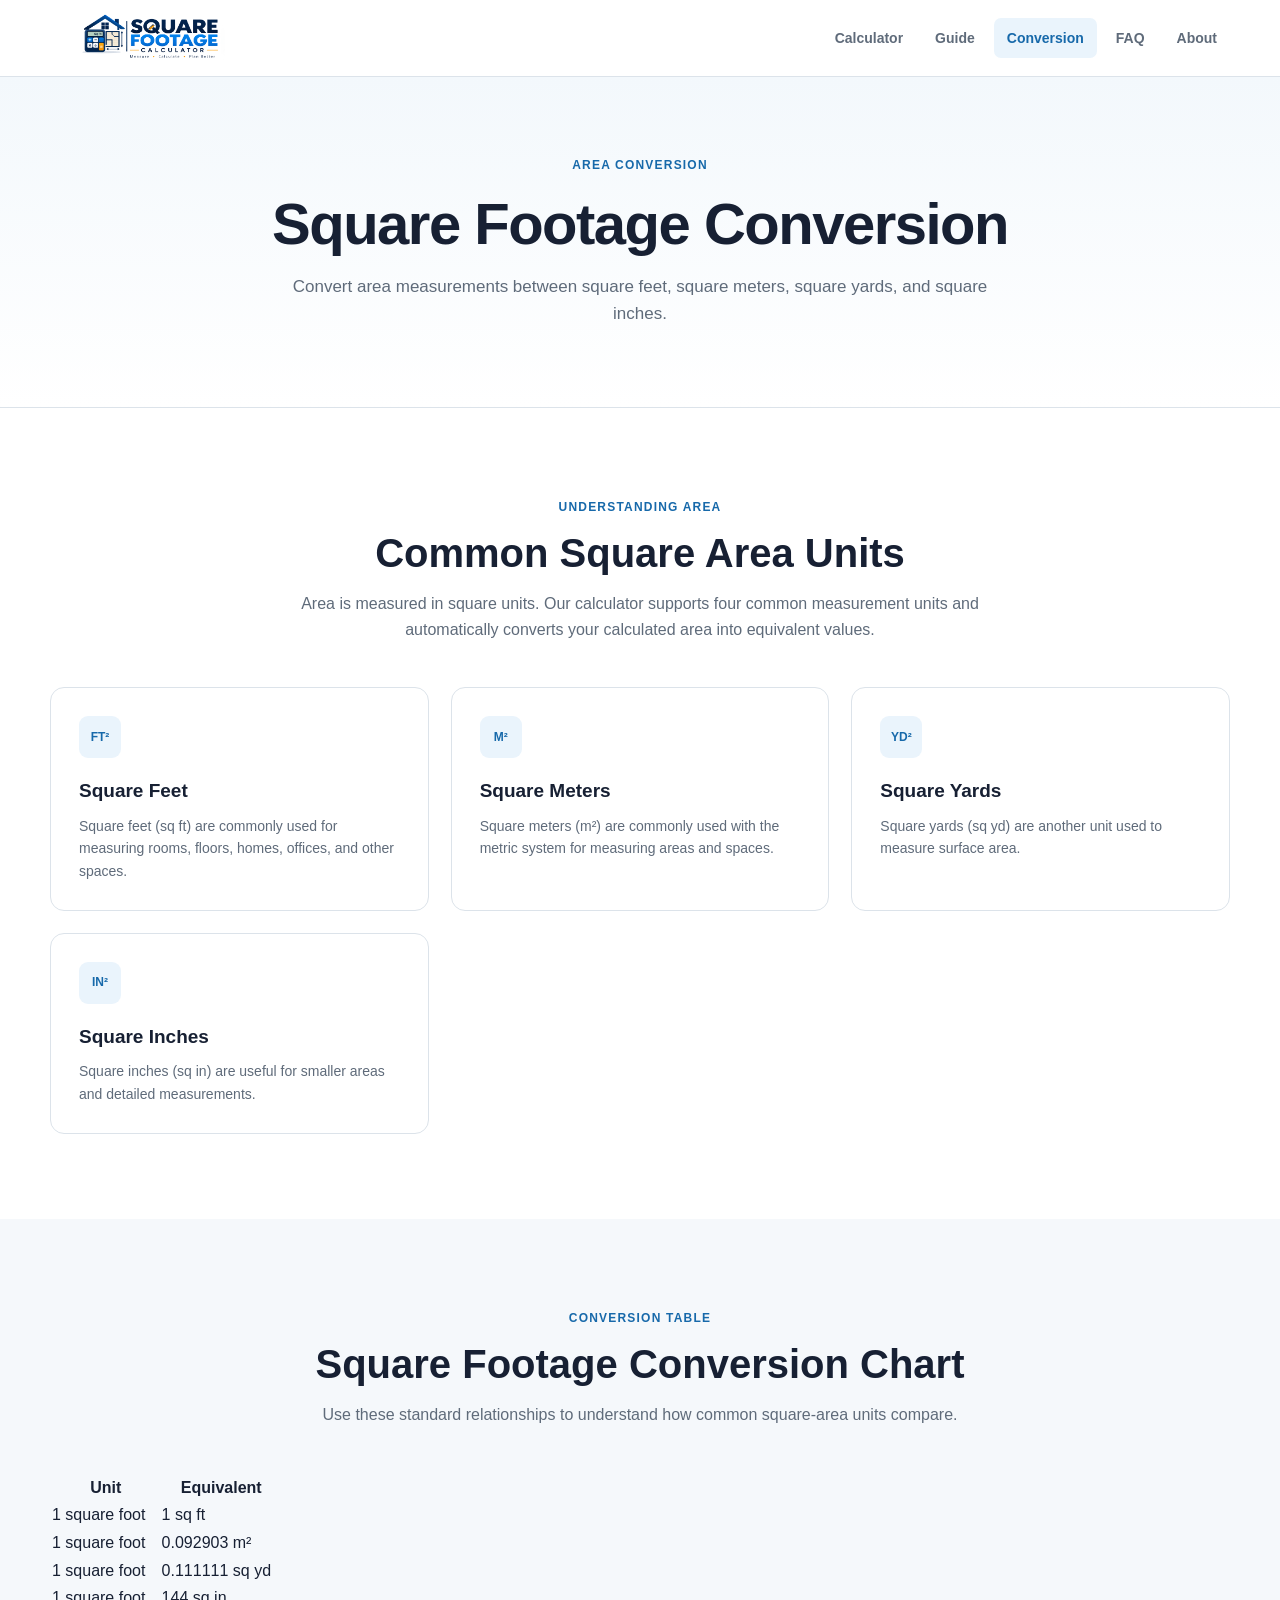
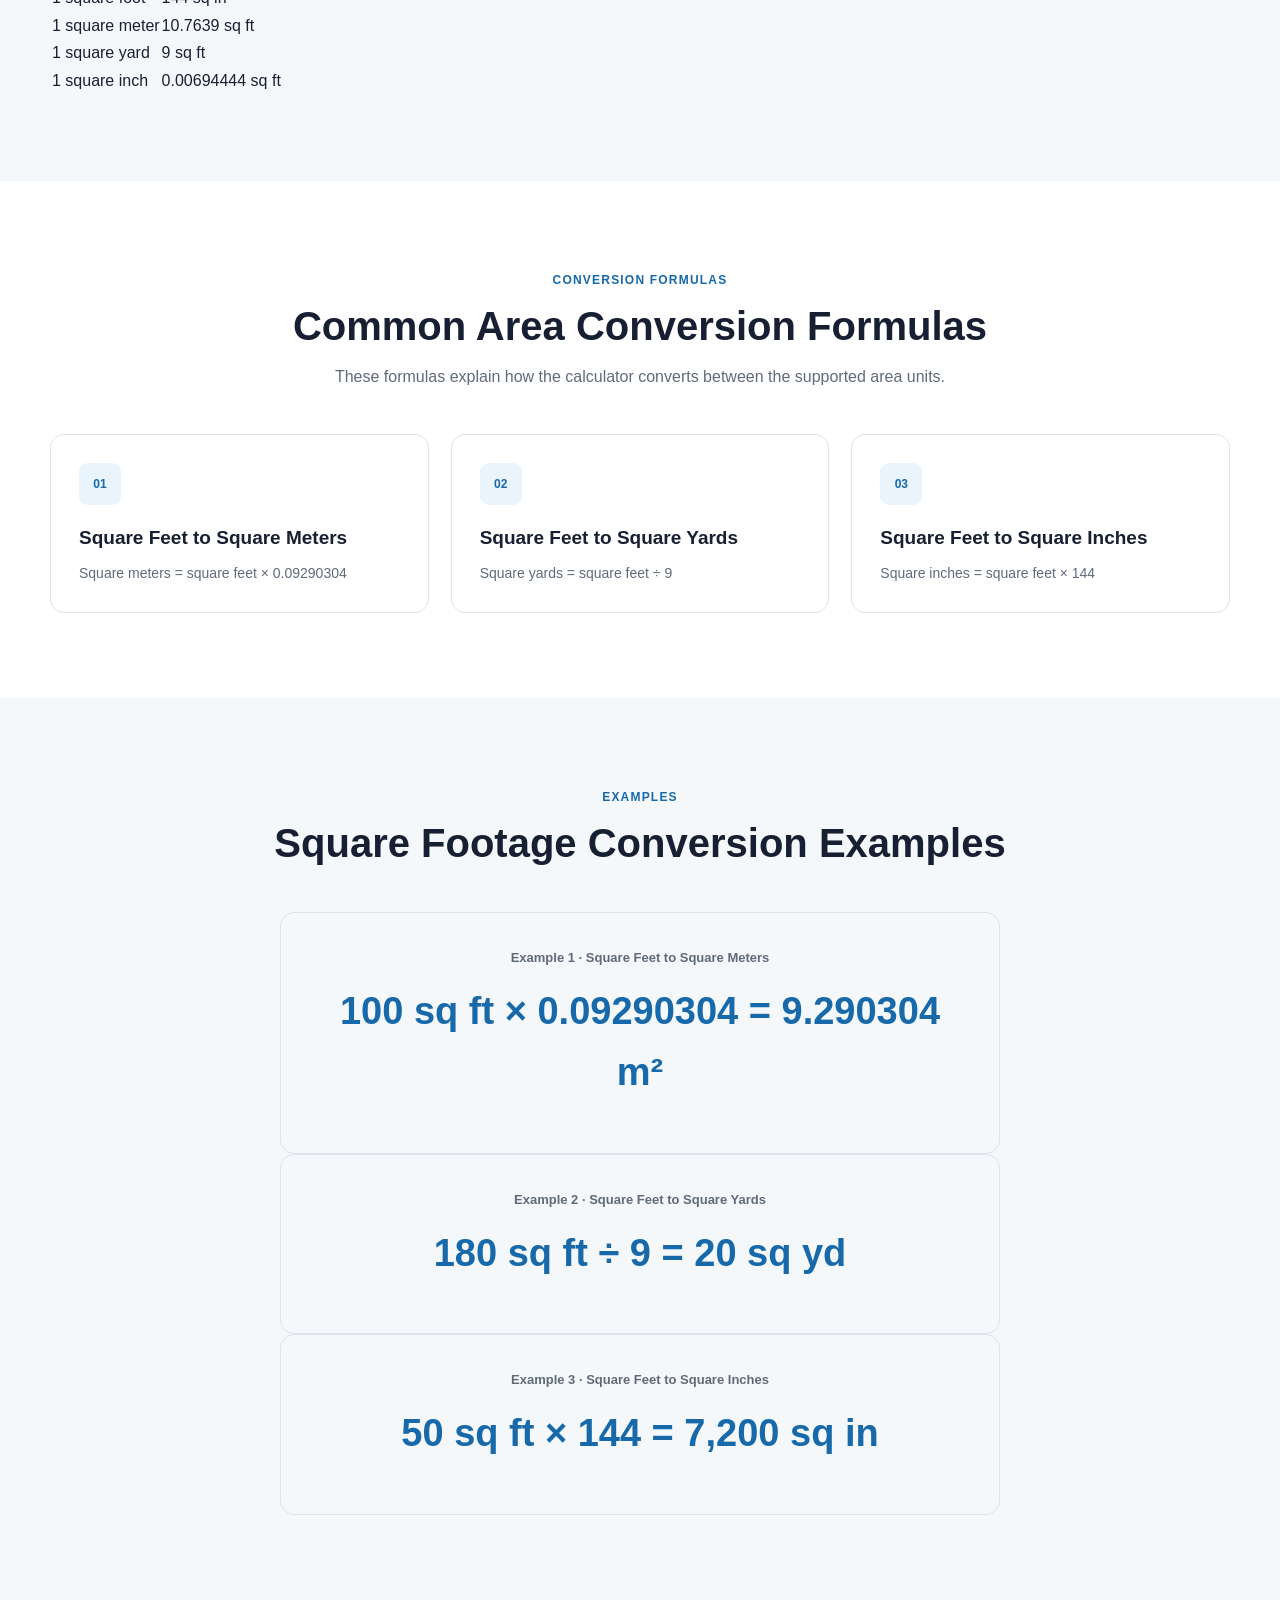
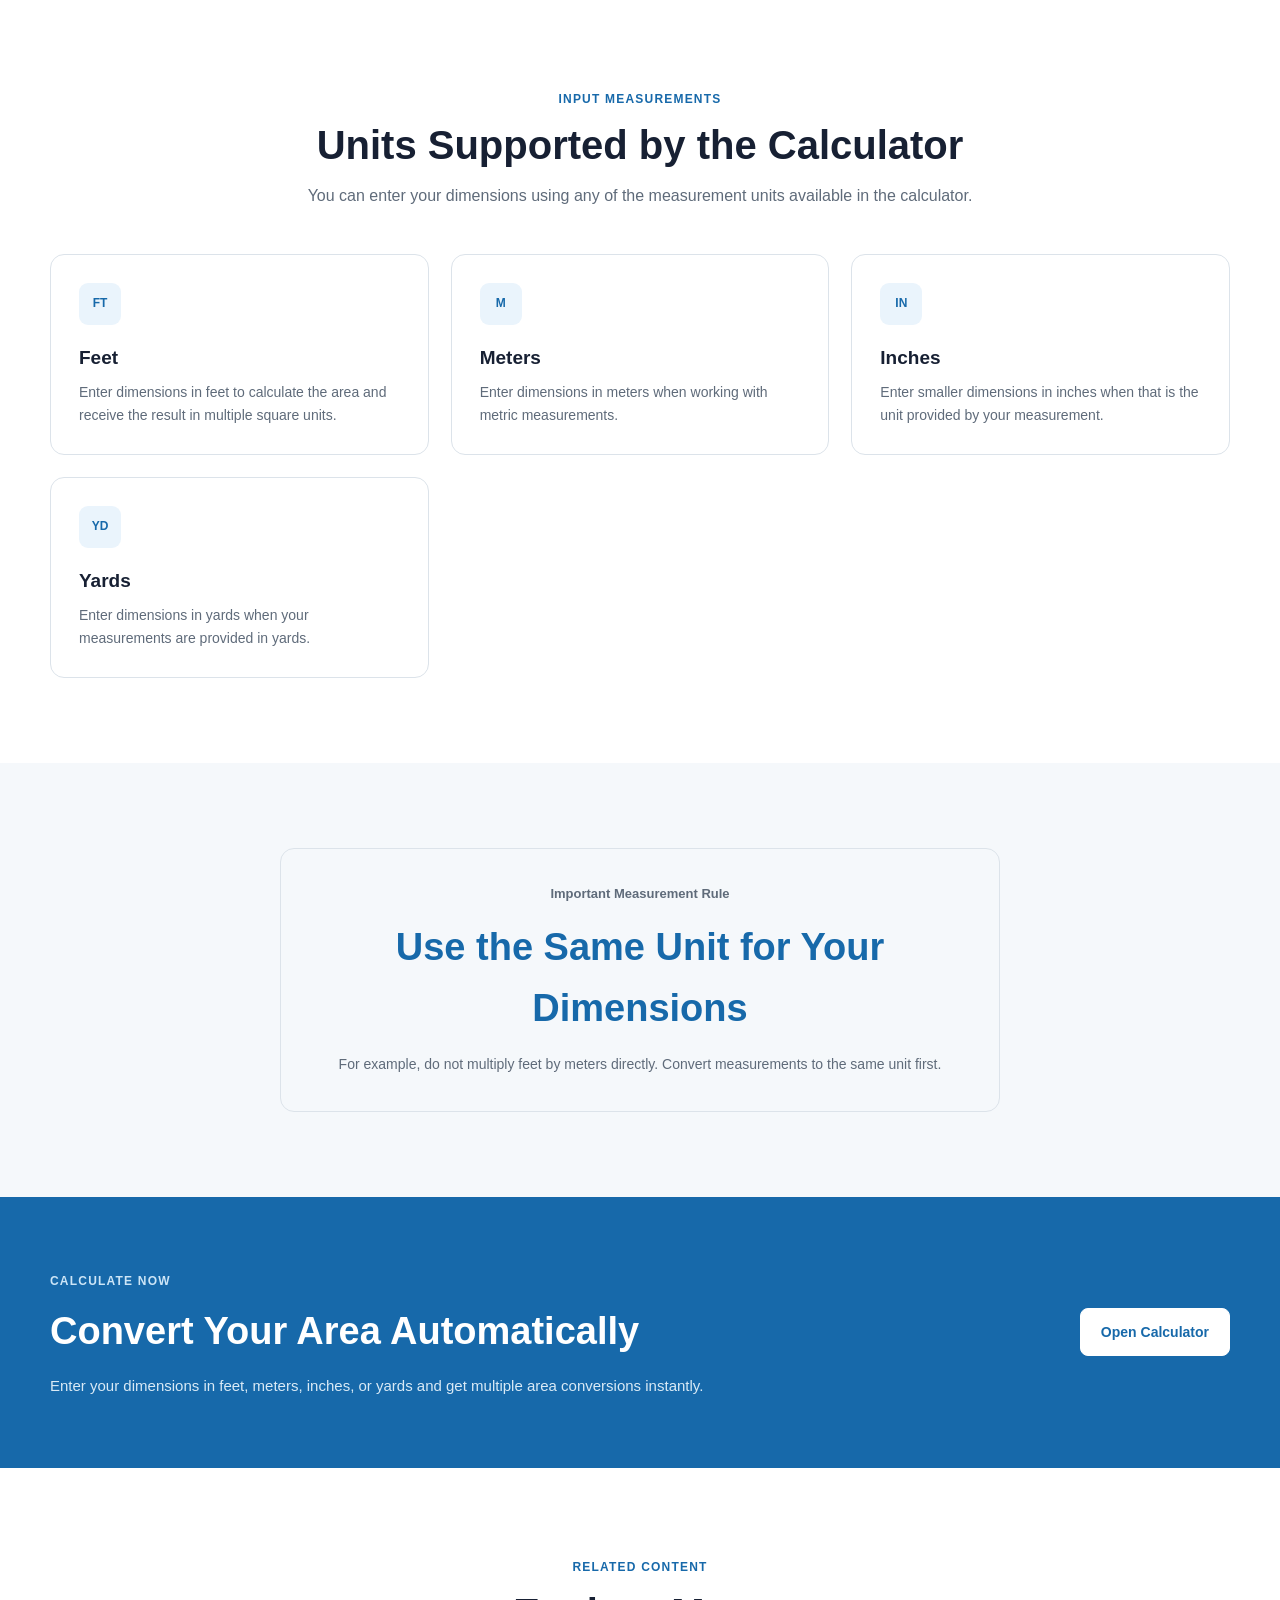
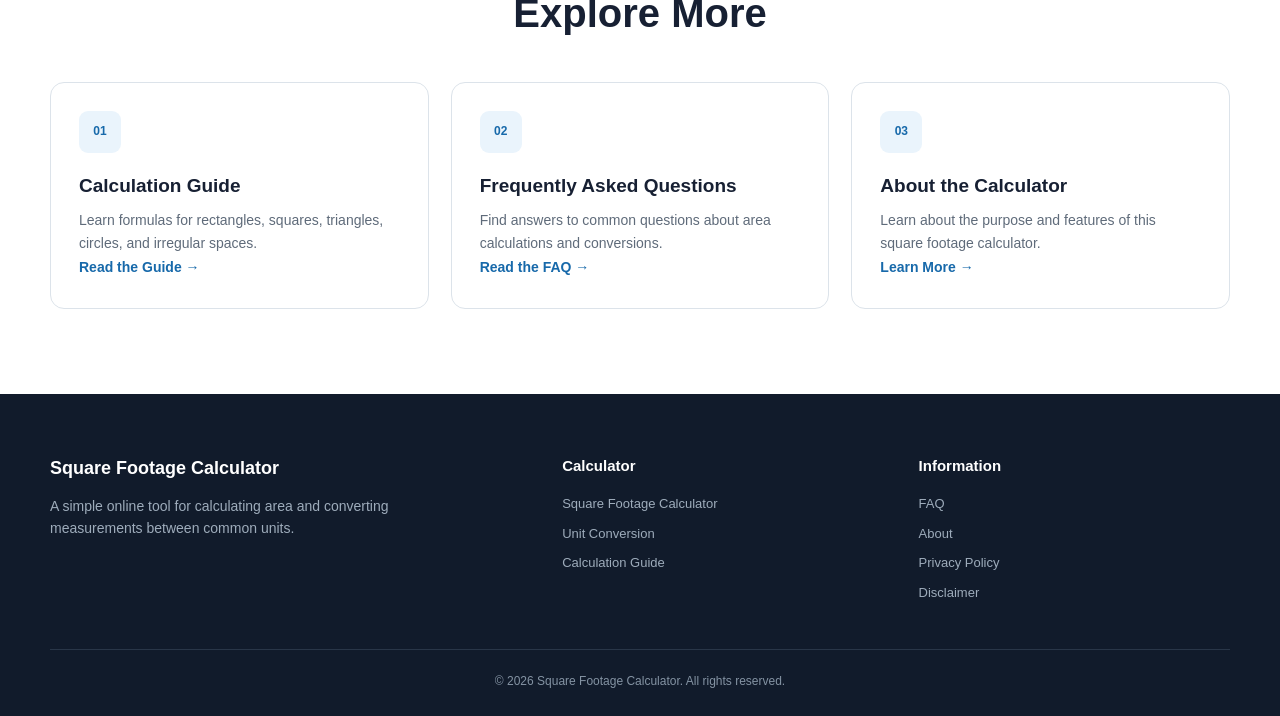
<file: calculator/conversion.html>
<!DOCTYPE html>

<html lang="en">

<head>
    <meta charset="UTF-8">


<meta name="viewport" content="width=device-width, initial-scale=1.0">

<title>Square Footage Conversion | Feet, Meters, Yards & Inches</title>

<meta
    name="description"
    content="Convert square footage between square feet, square meters, square yards, and square inches with simple conversion formulas and examples."
>

<meta name="robots" content="index, follow">

<!-- Replace YOURDOMAIN.com with your real domain -->
<link
    rel="canonical"
    href="https://YOURDOMAIN.com/conversion.html"
>




<link
    rel="apple-touch-icon"
    href="assets/favicon.png"
>

<link rel="stylesheet" href="style.css">

<link rel="icon" type="image/png" href="favicon.png">

<!-- Open Graph -->
<meta
    property="og:title"
    content="Square Footage Conversion"
>

<meta
    property="og:description"
    content="Convert area between square feet, square meters, square yards, and square inches."
>

<meta property="og:type" content="website">

<meta
    property="og:url"
    content="https://YOURDOMAIN.com/conversion.html"
>


</head>

<body>

<!-- =====================================================
     HEADER
====================================================== -->

<header class="site-header">


<div class="container header-container">

    <a
        href="index.html"
        class="logo"
        aria-label="Square Footage Calculator Home"
    >

       
           <img
    src="logo.png"
    alt="Square Footage Calculator Logo"
    class="logo-image"
>


    </a>


    <button
        type="button"
        class="mobile-menu-toggle"
        id="mobileMenuToggle"
        aria-label="Open navigation menu"
        aria-expanded="false"
        aria-controls="mainNavigation"
    >

        <span></span>
        <span></span>
        <span></span>

    </button>


    <nav
        class="main-navigation"
        id="mainNavigation"
        aria-label="Main navigation"
    >

        <a
            href="index.html"
            class="nav-link"
        >
            Calculator
        </a>

        <a
            href="guide.html"
            class="nav-link"
        >
            Guide
        </a>

        <a
            href="conversion.html"
            class="nav-link active"
            aria-current="page"
        >
            Conversion
        </a>

        <a
            href="faq.html"
            class="nav-link"
        >
            FAQ
        </a>

        <a
            href="about.html"
            class="nav-link"
        >
            About
        </a>

    </nav>

</div>


</header>

<!-- =====================================================
     MAIN
====================================================== -->

<main>

<!-- =====================================================
     PAGE HERO
====================================================== -->

<section class="page-hero">


<div class="container page-hero-content">

    <span class="hero-label">
        AREA CONVERSION
    </span>

    <h1>
        Square Footage Conversion
    </h1>

    <p>
        Convert area measurements between square feet,
        square meters, square yards, and square inches.
    </p>

</div>


</section>

<!-- =====================================================
     INTRO
====================================================== -->

<section class="content-section">


<div class="container">

    <div class="section-heading">

        <span class="section-label">
            UNDERSTANDING AREA
        </span>

        <h2>
            Common Square Area Units
        </h2>

        <p>
            Area is measured in square units. Our calculator
            supports four common measurement units and automatically
            converts your calculated area into equivalent values.
        </p>

    </div>


    <div class="info-grid">


        <!-- SQUARE FEET -->

        <article class="info-card">

            <div
                class="info-card-icon"
                aria-hidden="true"
            >
                FT²
            </div>

            <h3>
                Square Feet
            </h3>

            <p>
                Square feet (sq ft) are commonly used for measuring
                rooms, floors, homes, offices, and other spaces.
            </p>

        </article>


        <!-- SQUARE METERS -->

        <article class="info-card">

            <div
                class="info-card-icon"
                aria-hidden="true"
            >
                M²
            </div>

            <h3>
                Square Meters
            </h3>

            <p>
                Square meters (m²) are commonly used with the
                metric system for measuring areas and spaces.
            </p>

        </article>


        <!-- SQUARE YARDS -->

        <article class="info-card">

            <div
                class="info-card-icon"
                aria-hidden="true"
            >
                YD²
            </div>

            <h3>
                Square Yards
            </h3>

            <p>
                Square yards (sq yd) are another unit used to
                measure surface area.
            </p>

        </article>


        <!-- SQUARE INCHES -->

        <article class="info-card">

            <div
                class="info-card-icon"
                aria-hidden="true"
            >
                IN²
            </div>

            <h3>
                Square Inches
            </h3>

            <p>
                Square inches (sq in) are useful for smaller
                areas and detailed measurements.
            </p>

        </article>


    </div>

</div>


</section>

<!-- =====================================================
     CONVERSION TABLE
====================================================== -->

<section class="content-section section-light">


<div class="container">

    <div class="section-heading">

        <span class="section-label">
            CONVERSION TABLE
        </span>

        <h2>
            Square Footage Conversion Chart
        </h2>

        <p>
            Use these standard relationships to understand
            how common square-area units compare.
        </p>

    </div>


    <div class="conversion-table-wrapper">

        <table class="conversion-table">

            <thead>

                <tr>

                    <th>
                        Unit
                    </th>

                    <th>
                        Equivalent
                    </th>

                </tr>

            </thead>


            <tbody>

                <tr>

                    <td>
                        1 square foot
                    </td>

                    <td>
                        1 sq ft
                    </td>

                </tr>


                <tr>

                    <td>
                        1 square foot
                    </td>

                    <td>
                        0.092903 m²
                    </td>

                </tr>


                <tr>

                    <td>
                        1 square foot
                    </td>

                    <td>
                        0.111111 sq yd
                    </td>

                </tr>


                <tr>

                    <td>
                        1 square foot
                    </td>

                    <td>
                        144 sq in
                    </td>

                </tr>


                <tr>

                    <td>
                        1 square meter
                    </td>

                    <td>
                        10.7639 sq ft
                    </td>

                </tr>


                <tr>

                    <td>
                        1 square yard
                    </td>

                    <td>
                        9 sq ft
                    </td>

                </tr>


                <tr>

                    <td>
                        1 square inch
                    </td>

                    <td>
                        0.00694444 sq ft
                    </td>

                </tr>

            </tbody>

        </table>

    </div>

</div>


</section>

<!-- =====================================================
     FORMULAS
====================================================== -->

<section class="content-section">


<div class="container">


    <div class="section-heading">

        <span class="section-label">
            CONVERSION FORMULAS
        </span>

        <h2>
            Common Area Conversion Formulas
        </h2>

        <p>
            These formulas explain how the calculator converts
            between the supported area units.
        </p>

    </div>


    <div class="info-grid">


        <article class="info-card">

            <div
                class="info-card-icon"
                aria-hidden="true"
            >
                01
            </div>

            <h3>
                Square Feet to Square Meters
            </h3>

            <p>
                Square meters = square feet × 0.09290304
            </p>

        </article>


        <article class="info-card">

            <div
                class="info-card-icon"
                aria-hidden="true"
            >
                02
            </div>

            <h3>
                Square Feet to Square Yards
            </h3>

            <p>
                Square yards = square feet ÷ 9
            </p>

        </article>


        <article class="info-card">

            <div
                class="info-card-icon"
                aria-hidden="true"
            >
                03
            </div>

            <h3>
                Square Feet to Square Inches
            </h3>

            <p>
                Square inches = square feet × 144
            </p>

        </article>


    </div>

</div>


</section>

<!-- =====================================================
     EXAMPLES
====================================================== -->

<section class="content-section section-light">


<div class="container">

    <div class="section-heading">

        <span class="section-label">
            EXAMPLES
        </span>

        <h2>
            Square Footage Conversion Examples
        </h2>

    </div>


    <div class="formula-card">

        <div class="formula-title">
            Example 1 · Square Feet to Square Meters
        </div>

        <div class="formula">
            100 sq ft × 0.09290304 = 9.290304 m²
        </div>

    </div>


    <div class="formula-card">

        <div class="formula-title">
            Example 2 · Square Feet to Square Yards
        </div>

        <div class="formula">
            180 sq ft ÷ 9 = 20 sq yd
        </div>

    </div>


    <div class="formula-card">

        <div class="formula-title">
            Example 3 · Square Feet to Square Inches
        </div>

        <div class="formula">
            50 sq ft × 144 = 7,200 sq in
        </div>

    </div>

</div>


</section>

<!-- =====================================================
     INPUT UNITS
====================================================== -->

<section class="content-section">


<div class="container">

    <div class="section-heading">

        <span class="section-label">
            INPUT MEASUREMENTS
        </span>

        <h2>
            Units Supported by the Calculator
        </h2>

        <p>
            You can enter your dimensions using any of the
            measurement units available in the calculator.
        </p>

    </div>


    <div class="info-grid">


        <article class="info-card">

            <div class="info-card-icon">
                FT
            </div>

            <h3>
                Feet
            </h3>

            <p>
                Enter dimensions in feet to calculate the area
                and receive the result in multiple square units.
            </p>

        </article>


        <article class="info-card">

            <div class="info-card-icon">
                M
            </div>

            <h3>
                Meters
            </h3>

            <p>
                Enter dimensions in meters when working with
                metric measurements.
            </p>

        </article>


        <article class="info-card">

            <div class="info-card-icon">
                IN
            </div>

            <h3>
                Inches
            </h3>

            <p>
                Enter smaller dimensions in inches when that is
                the unit provided by your measurement.
            </p>

        </article>


        <article class="info-card">

            <div class="info-card-icon">
                YD
            </div>

            <h3>
                Yards
            </h3>

            <p>
                Enter dimensions in yards when your measurements
                are provided in yards.
            </p>

        </article>


    </div>

</div>


</section>

<!-- =====================================================
     IMPORTANT TIP
====================================================== -->

<section class="content-section section-light">


<div class="container">

    <div class="formula-card">

        <div class="formula-title">
            Important Measurement Rule
        </div>

        <div class="formula">
            Use the Same Unit for Your Dimensions
        </div>

        <p class="formula-example">
            For example, do not multiply feet by meters directly.
            Convert measurements to the same unit first.
        </p>

    </div>

</div>


</section>

<!-- =====================================================
     CTA
====================================================== -->

<section class="cta-section">


<div class="container">

    <div class="cta-card">

        <div class="cta-content">

            <span class="section-label">
                CALCULATE NOW
            </span>

            <h2>
                Convert Your Area Automatically
            </h2>

            <p>
                Enter your dimensions in feet, meters, inches,
                or yards and get multiple area conversions
                instantly.
            </p>

        </div>


        <a
            href="index.html#calculator"
            class="btn btn-light"
        >
            Open Calculator
        </a>

    </div>

</div>


</section>

<!-- =====================================================
     RELATED CONTENT
====================================================== -->

<section class="content-section">


<div class="container">

    <div class="section-heading">

        <span class="section-label">
            RELATED CONTENT
        </span>

        <h2>
            Explore More
        </h2>

    </div>


    <div class="info-grid">


        <article class="info-card">

            <div class="info-card-icon">
                01
            </div>

            <h3>
                Calculation Guide
            </h3>

            <p>
                Learn formulas for rectangles, squares, triangles,
                circles, and irregular spaces.
            </p>

            <a
                href="guide.html"
                class="text-link"
            >
                Read the Guide →
            </a>

        </article>


        <article class="info-card">

            <div class="info-card-icon">
                02
            </div>

            <h3>
                Frequently Asked Questions
            </h3>

            <p>
                Find answers to common questions about area
                calculations and conversions.
            </p>

            <a
                href="faq.html"
                class="text-link"
            >
                Read the FAQ →
            </a>

        </article>


        <article class="info-card">

            <div class="info-card-icon">
                03
            </div>

            <h3>
                About the Calculator
            </h3>

            <p>
                Learn about the purpose and features of this
                square footage calculator.
            </p>

            <a
                href="about.html"
                class="text-link"
            >
                Learn More →
            </a>

        </article>


    </div>

</div>


</section>

</main>

<!-- =====================================================
     FOOTER
====================================================== -->

<footer class="site-footer">


<div class="container">


    <div class="footer-grid">


        <div class="footer-brand">

            <a
                href="index.html"
                class="footer-logo"
            >
                Square Footage Calculator
            </a>

            <p>
                A simple online tool for calculating area and
                converting measurements between common units.
            </p>

        </div>



        <div class="footer-column">

            <h3>
                Calculator
            </h3>

            <a href="index.html">
                Square Footage Calculator
            </a>

            <a href="conversion.html">
                Unit Conversion
            </a>

            <a href="guide.html">
                Calculation Guide
            </a>

        </div>



        <div class="footer-column">

            <h3>
                Information
            </h3>

            <a href="faq.html">
                FAQ
            </a>

            <a href="about.html">
                About
            </a>

            <a href="privacy.html">
                Privacy Policy
            </a>

            <a href="disclaimer.html">
                Disclaimer
            </a>

        </div>


    </div>



    <div class="footer-bottom">

        <p>
            ©
            <span id="currentYear">
                2026
            </span>
            Square Footage Calculator.
            All rights reserved.
        </p>

    </div>


</div>


</footer>

<script src="script.js" defer></script>

</body>

</html>
</file>
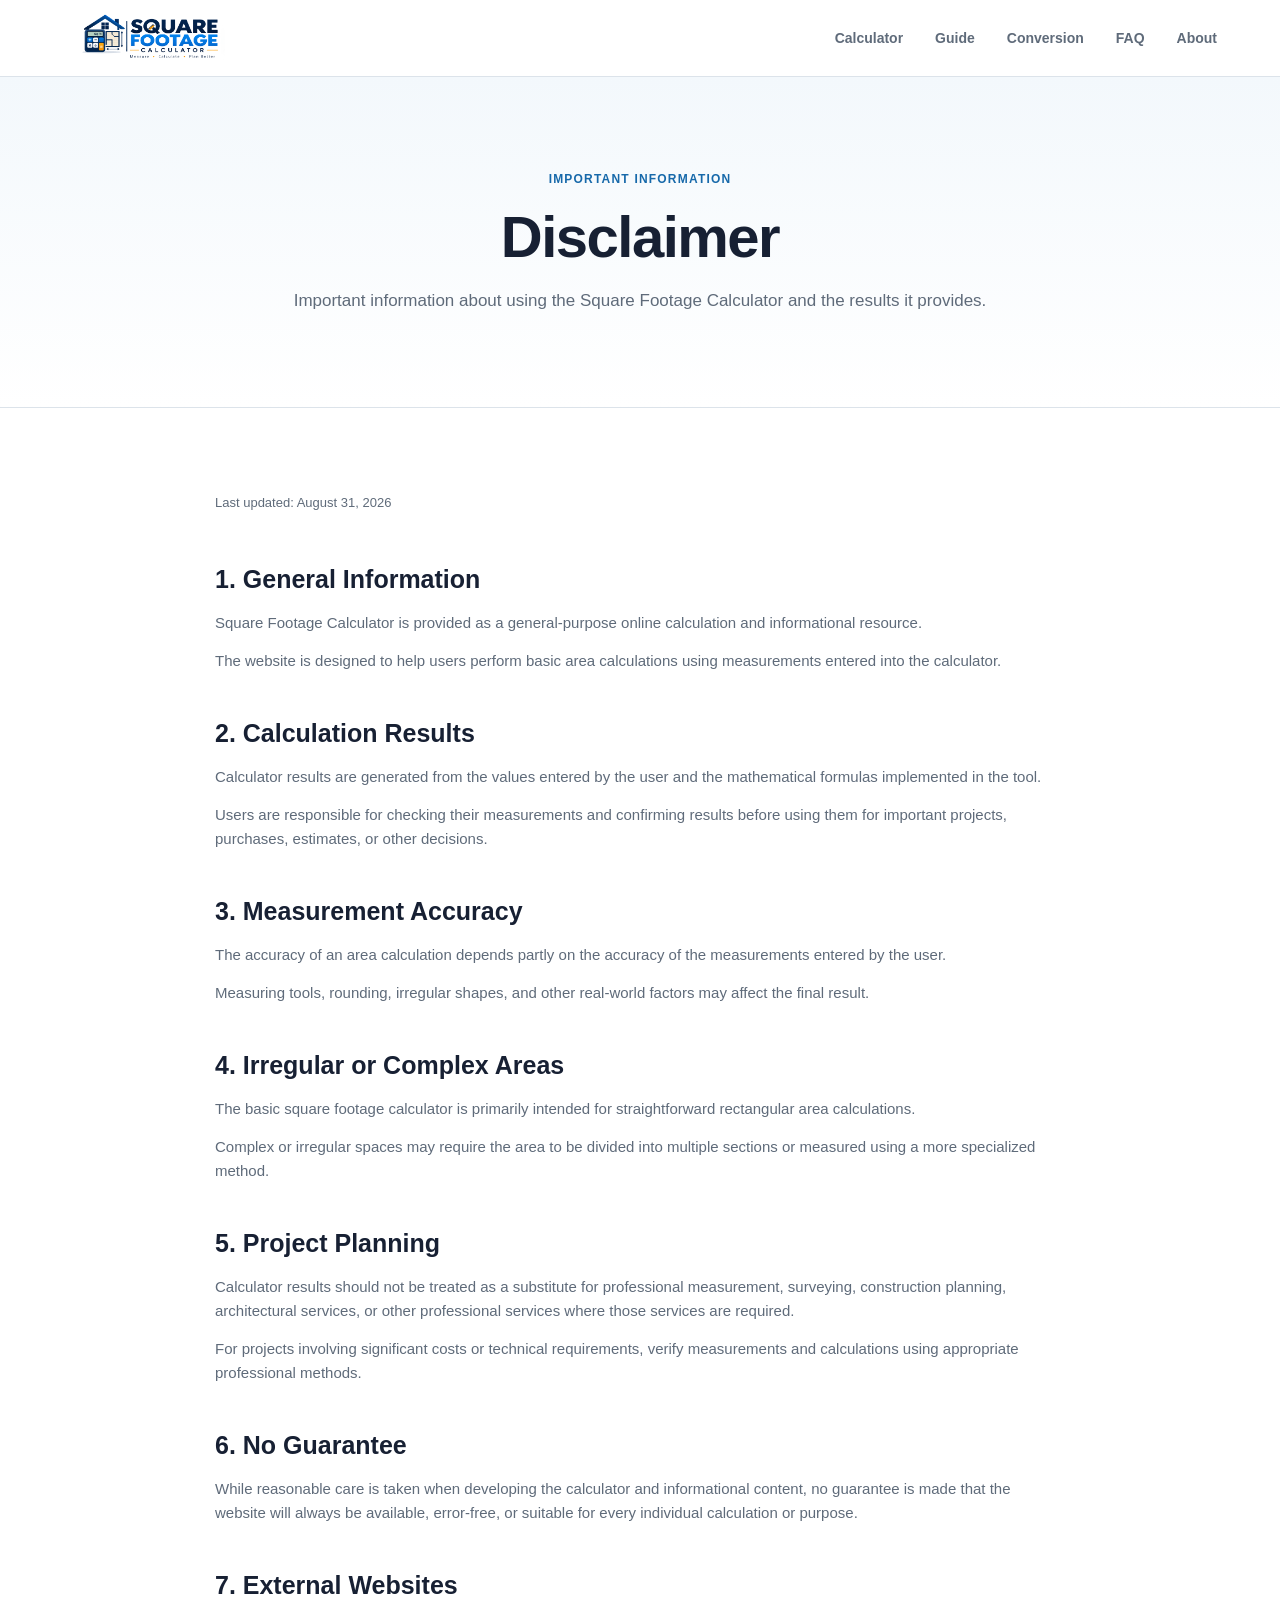
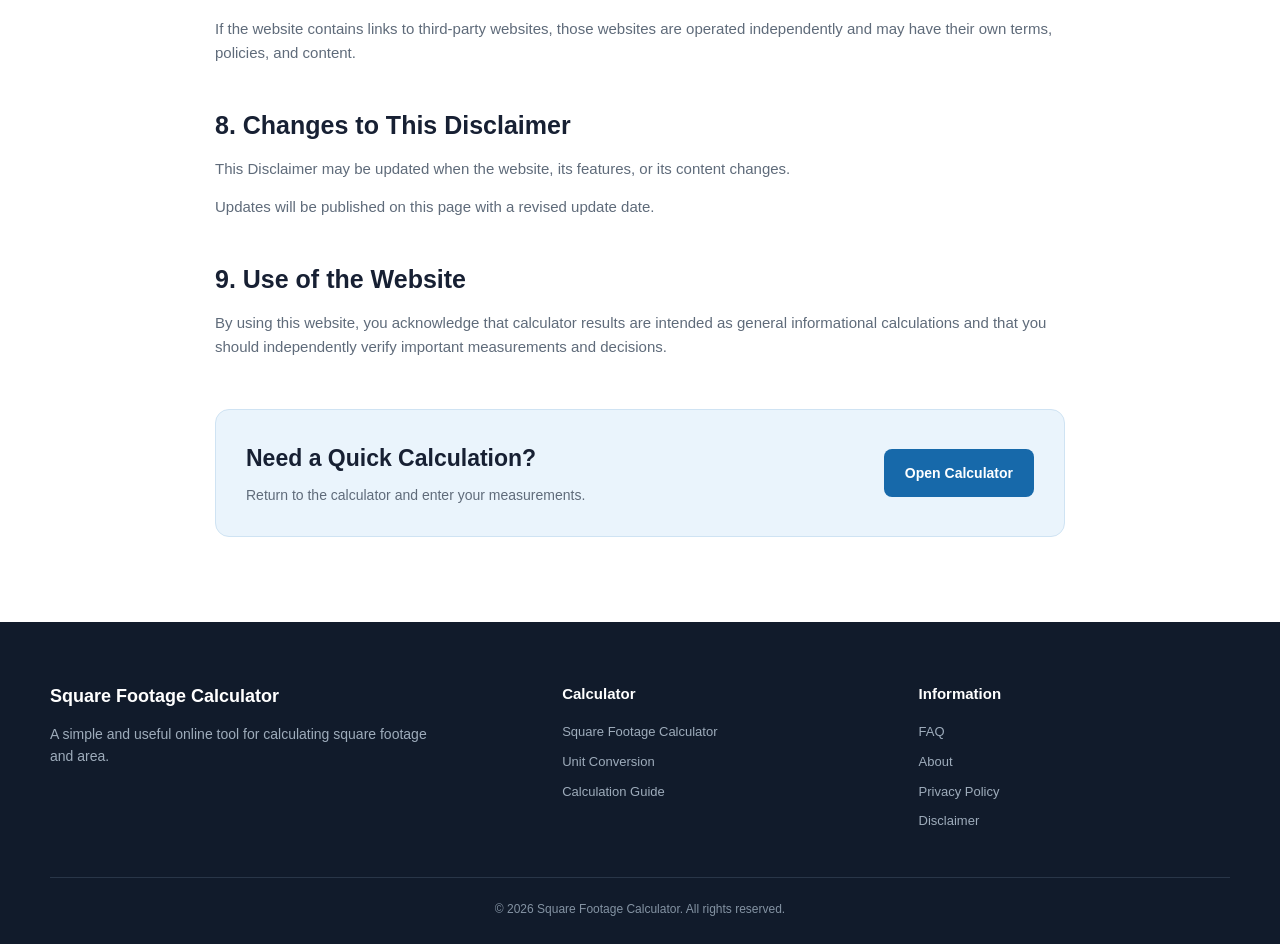
<file: calculator/disclaimer.html>
<!DOCTYPE html>
<html lang="en">
<head>
    <meta charset="UTF-8">

    <meta
        name="viewport"
        content="width=device-width, initial-scale=1.0"
    >

    <title>Disclaimer | Square Footage Calculator</title>

    <meta
        name="description"
        content="Read the disclaimer for Square Footage Calculator and learn about calculator results, accuracy, and informational use."
    >

    <meta
        name="robots"
        content="index, follow"
    >

    <!-- Replace YOURDOMAIN.com with your real domain before deployment -->
    <link
        rel="canonical"
        href="https://YOURDOMAIN.com/disclaimer.html"
    >

   

    <link
        rel="apple-touch-icon"
        href="assets/favicon.png"
    >

    <link
        rel="stylesheet"
        href="style.css"
    >
    
    <link rel="icon" type="image/png" href="favicon.png">

    

    <!-- Open Graph -->
    <meta
        property="og:title"
        content="Disclaimer | Square Footage Calculator"
    >

    <meta
        property="og:description"
        content="Important information about the use, calculations, accuracy, and limitations of Square Footage Calculator."
    >

    <meta
        property="og:type"
        content="website"
    >

    <meta
        property="og:url"
        content="https://YOURDOMAIN.com/disclaimer.html"
    >
</head>

<body>

    <!-- ================= HEADER ================= -->
    <header class="site-header">

        <div class="container header-container">

            <a
                href="index.html"
                class="logo"
                aria-label="Square Footage Calculator Home"
            >
                
           <img
    src="logo.png"
    alt="Square Footage Calculator Logo"
    class="logo-image"
>

            </a>


            <button
                type="button"
                class="mobile-menu-toggle"
                id="mobileMenuToggle"
                aria-label="Open navigation menu"
                aria-expanded="false"
                aria-controls="mainNavigation"
            >
                <span></span>
                <span></span>
                <span></span>
            </button>


            <nav
                class="main-navigation"
                id="mainNavigation"
                aria-label="Main navigation"
            >

                <a
                    href="index.html"
                    class="nav-link"
                >
                    Calculator
                </a>

                <a
                    href="guide.html"
                    class="nav-link"
                >
                    Guide
                </a>

                <a
                    href="conversion.html"
                    class="nav-link"
                >
                    Conversion
                </a>

                <a
                    href="faq.html"
                    class="nav-link"
                >
                    FAQ
                </a>

                <a
                    href="about.html"
                    class="nav-link"
                >
                    About
                </a>

            </nav>

        </div>

    </header>


    <!-- ================= MAIN ================= -->
    <main>

        <!-- ================= PAGE HERO ================= -->
        <section class="page-hero">

            <div class="container page-hero-content">

                <span class="hero-label">
                    IMPORTANT INFORMATION
                </span>

                <h1>
                    Disclaimer
                </h1>

                <p>
                    Important information about using the Square Footage
                    Calculator and the results it provides.
                </p>

            </div>

        </section>


        <!-- ================= DISCLAIMER CONTENT ================= -->
        <section class="content-section">

            <div class="container">

                <article class="legal-content">

                    <p class="legal-updated">
                        Last updated: August 31, 2026
                    </p>


                    <!-- General Information -->
                    <section class="legal-section">

                        <h2>
                            1. General Information
                        </h2>

                        <p>
                            Square Footage Calculator is provided as a
                            general-purpose online calculation and
                            informational resource.
                        </p>

                        <p>
                            The website is designed to help users perform
                            basic area calculations using measurements
                            entered into the calculator.
                        </p>

                    </section>


                    <!-- Calculation Results -->
                    <section class="legal-section">

                        <h2>
                            2. Calculation Results
                        </h2>

                        <p>
                            Calculator results are generated from the
                            values entered by the user and the mathematical
                            formulas implemented in the tool.
                        </p>

                        <p>
                            Users are responsible for checking their
                            measurements and confirming results before
                            using them for important projects, purchases,
                            estimates, or other decisions.
                        </p>

                    </section>


                    <!-- Measurement Accuracy -->
                    <section class="legal-section">

                        <h2>
                            3. Measurement Accuracy
                        </h2>

                        <p>
                            The accuracy of an area calculation depends
                            partly on the accuracy of the measurements
                            entered by the user.
                        </p>

                        <p>
                            Measuring tools, rounding, irregular shapes,
                            and other real-world factors may affect the
                            final result.
                        </p>

                    </section>


                    <!-- Irregular Areas -->
                    <section class="legal-section">

                        <h2>
                            4. Irregular or Complex Areas
                        </h2>

                        <p>
                            The basic square footage calculator is primarily
                            intended for straightforward rectangular area
                            calculations.
                        </p>

                        <p>
                            Complex or irregular spaces may require the
                            area to be divided into multiple sections or
                            measured using a more specialized method.
                        </p>

                    </section>


                    <!-- Project Decisions -->
                    <section class="legal-section">

                        <h2>
                            5. Project Planning
                        </h2>

                        <p>
                            Calculator results should not be treated as a
                            substitute for professional measurement,
                            surveying, construction planning, architectural
                            services, or other professional services where
                            those services are required.
                        </p>

                        <p>
                            For projects involving significant costs or
                            technical requirements, verify measurements
                            and calculations using appropriate professional
                            methods.
                        </p>

                    </section>


                    <!-- No Guarantee -->
                    <section class="legal-section">

                        <h2>
                            6. No Guarantee
                        </h2>

                        <p>
                            While reasonable care is taken when developing
                            the calculator and informational content, no
                            guarantee is made that the website will always
                            be available, error-free, or suitable for every
                            individual calculation or purpose.
                        </p>

                    </section>


                    <!-- External Links -->
                    <section class="legal-section">

                        <h2>
                            7. External Websites
                        </h2>

                        <p>
                            If the website contains links to third-party
                            websites, those websites are operated
                            independently and may have their own terms,
                            policies, and content.
                        </p>

                    </section>


                    <!-- Changes -->
                    <section class="legal-section">

                        <h2>
                            8. Changes to This Disclaimer
                        </h2>

                        <p>
                            This Disclaimer may be updated when the website,
                            its features, or its content changes.
                        </p>

                        <p>
                            Updates will be published on this page with a
                            revised update date.
                        </p>

                    </section>


                    <!-- Final Note -->
                    <section class="legal-section">

                        <h2>
                            9. Use of the Website
                        </h2>

                        <p>
                            By using this website, you acknowledge that
                            calculator results are intended as general
                            informational calculations and that you should
                            independently verify important measurements and
                            decisions.
                        </p>

                    </section>


                    <!-- Calculator CTA -->
                    <div class="inline-cta">

                        <div>

                            <h2>
                                Need a Quick Calculation?
                            </h2>

                            <p>
                                Return to the calculator and enter your
                                measurements.
                            </p>

                        </div>

                        <a
                            href="index.html#calculator"
                            class="btn btn-primary"
                        >
                            Open Calculator
                        </a>

                    </div>

                </article>

            </div>

        </section>

    </main>


    <!-- ================= FOOTER ================= -->
    <footer class="site-footer">

        <div class="container">

            <div class="footer-grid">

                <div class="footer-brand">

                    <a
                        href="index.html"
                        class="footer-logo"
                    >
                        Square Footage Calculator
                    </a>

                    <p>
                        A simple and useful online tool for calculating
                        square footage and area.
                    </p>

                </div>


                <div class="footer-column">

                    <h3>
                        Calculator
                    </h3>

                    <a href="index.html">
                        Square Footage Calculator
                    </a>

                    <a href="conversion.html">
                        Unit Conversion
                    </a>

                    <a href="guide.html">
                        Calculation Guide
                    </a>

                </div>


                <div class="footer-column">

                    <h3>
                        Information
                    </h3>

                    <a href="faq.html">
                        FAQ
                    </a>

                    <a href="about.html">
                        About
                    </a>

                    <a href="privacy.html">
                        Privacy Policy
                    </a>

                    <a href="disclaimer.html">
                        Disclaimer
                    </a>

                </div>

            </div>


            <div class="footer-bottom">

                <p>
                    © <span id="currentYear">2026</span>
                    Square Footage Calculator. All rights reserved.
                </p>

            </div>

        </div>

    </footer>


    <script src="script.js" defer></script>

</body>
</html>
</file>
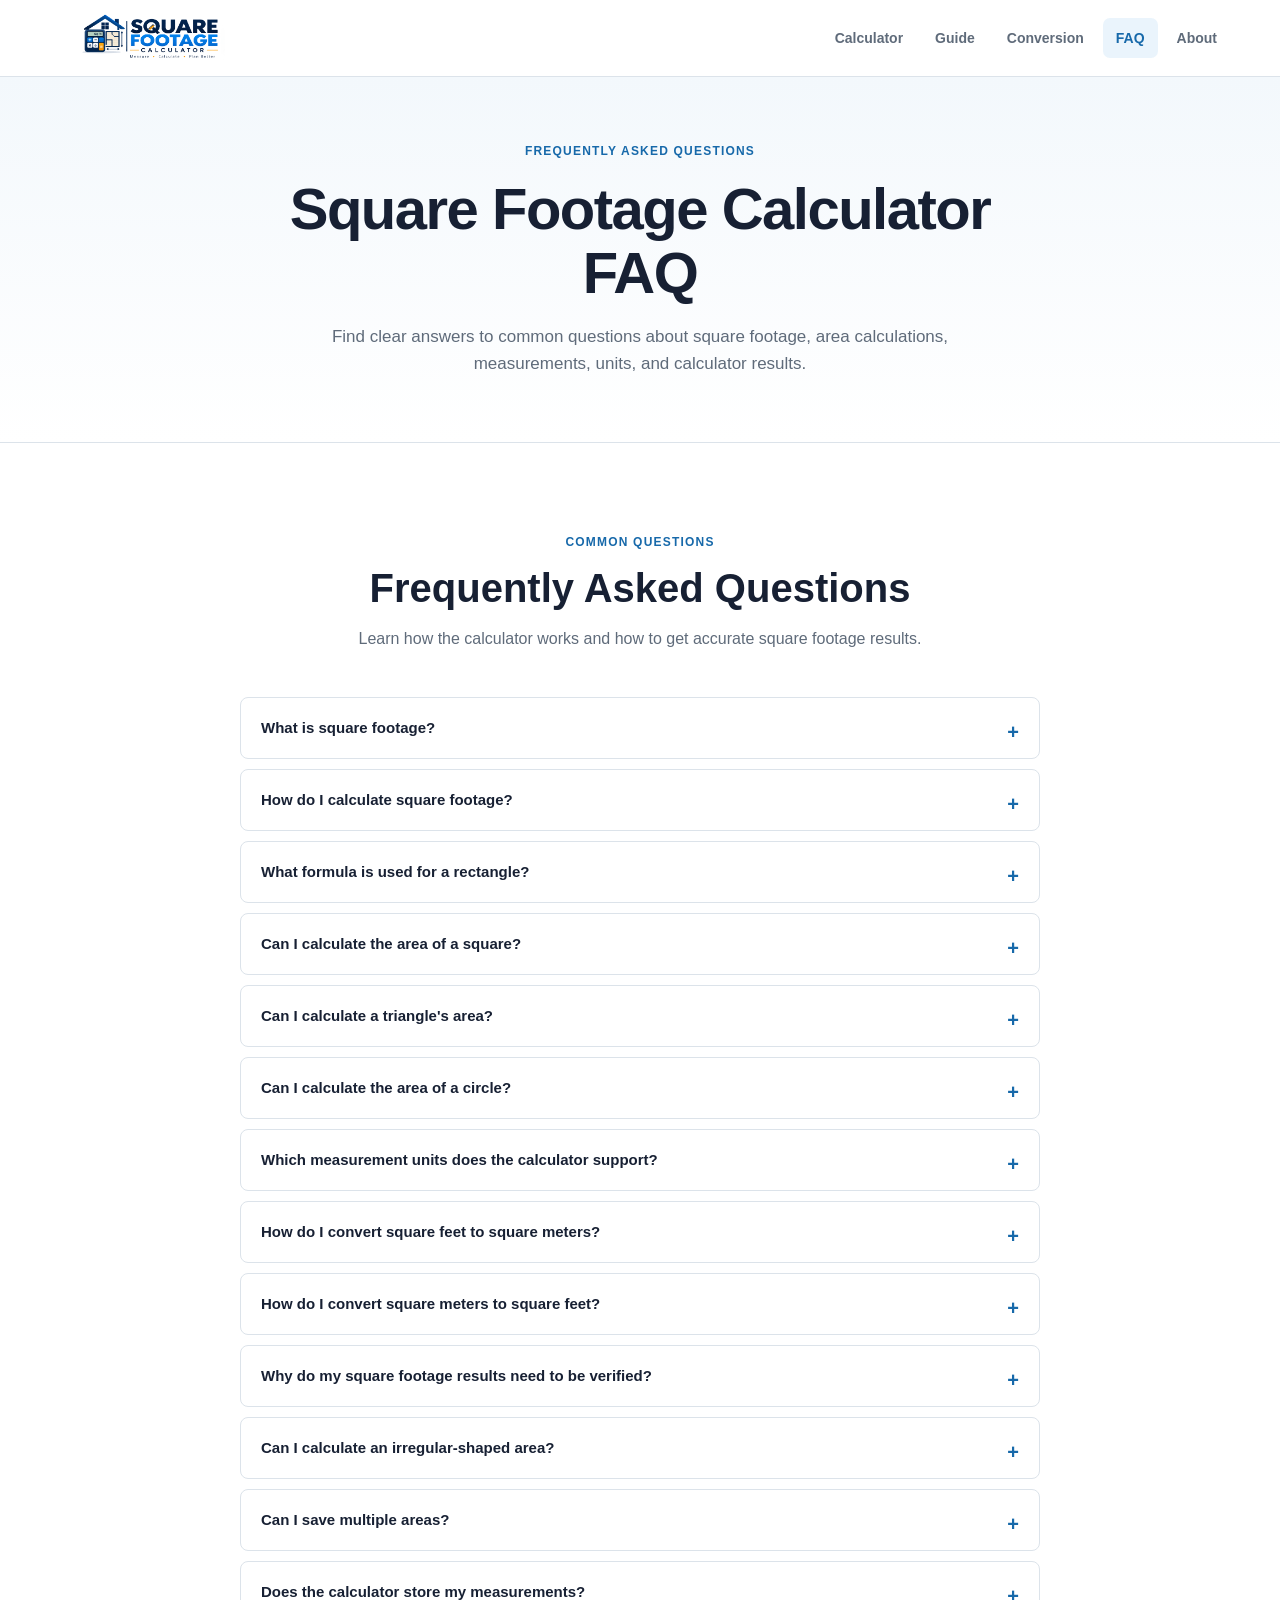
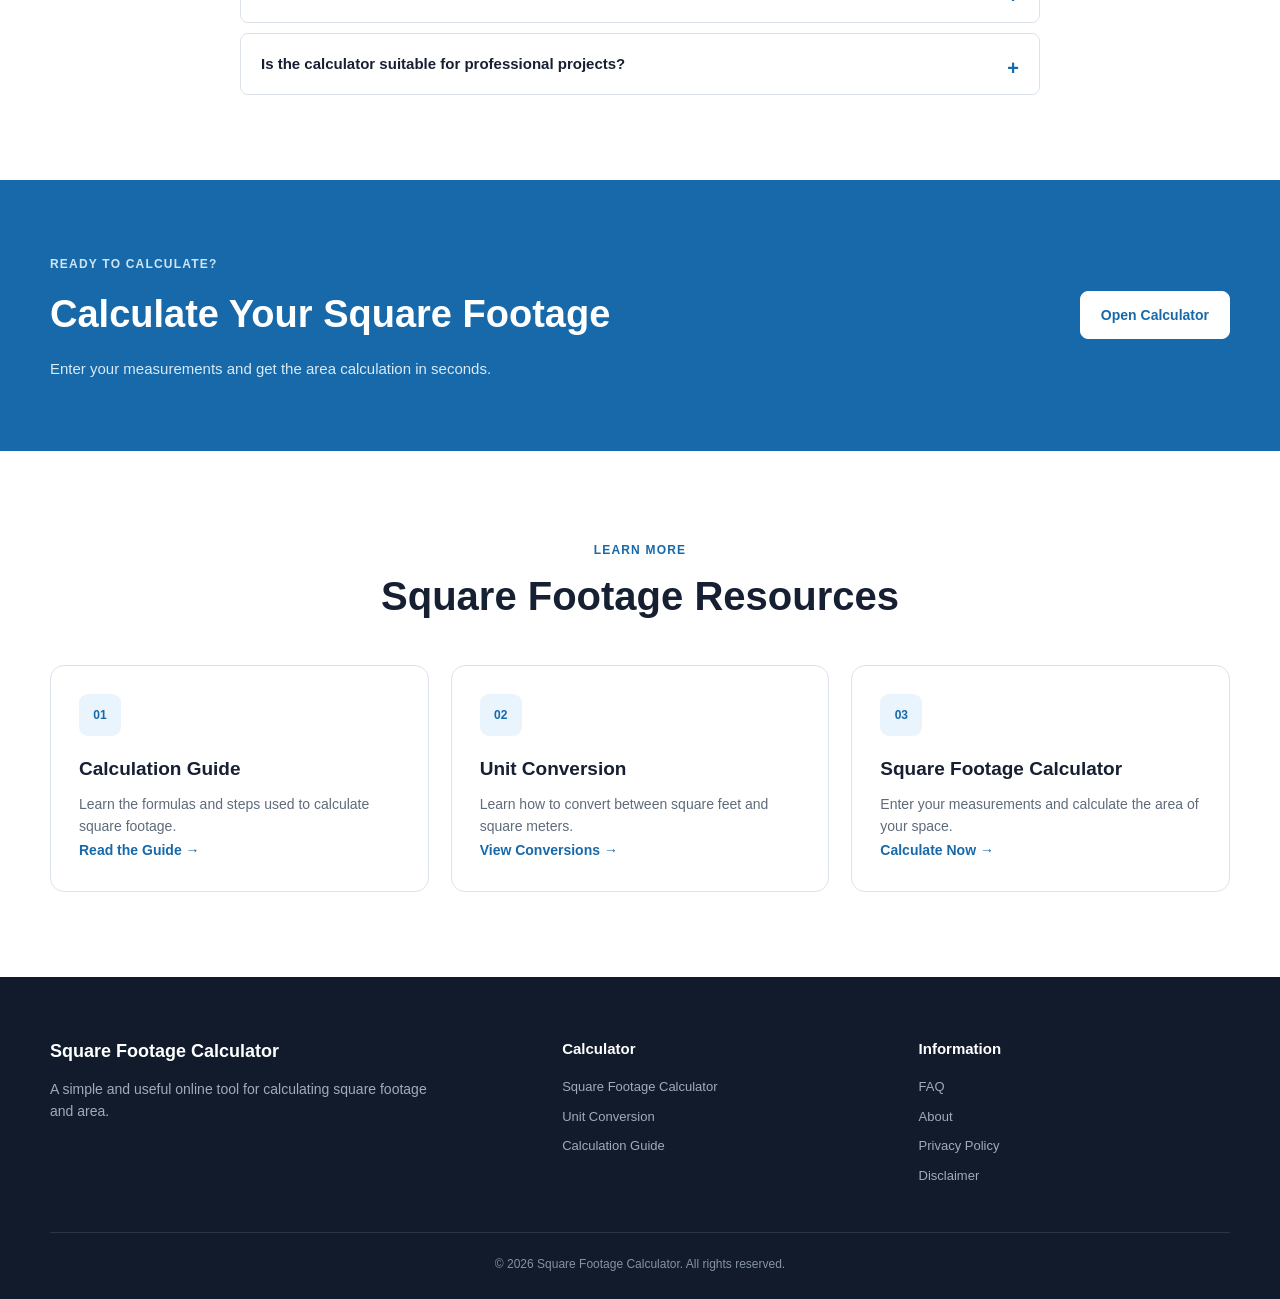
<file: calculator/faq.html>
<!DOCTYPE html>
<html lang="en">
<head>
    <meta charset="UTF-8">

    <meta
        name="viewport"
        content="width=device-width, initial-scale=1.0"
    >

    <title>Square Footage Calculator FAQ | Common Questions</title>

    <meta
        name="description"
        content="Find answers to common questions about calculating square footage, area formulas, measurement units, shapes, conversions, and calculator accuracy."
    >

    <meta
        name="robots"
        content="index, follow"
    >

    <link
        rel="canonical"
        href="https://YOURDOMAIN.com/faq.html"
    >

   

    <link
        rel="stylesheet"
        href="style.css"
    >

    <link rel="icon" type="image/png" href="favicon.png">

    <meta
        property="og:title"
        content="Square Footage Calculator FAQ"
    >

    <meta
        property="og:description"
        content="Answers to common questions about square footage calculations, formulas, units, conversions, and calculator results."
    >

    <meta
        property="og:type"
        content="website"
    >

    <meta
        property="og:url"
        content="https://YOURDOMAIN.com/faq.html"
    >
</head>

<body>

    <!-- HEADER -->
    <header class="site-header">

        <div class="container header-container">

            <a
                href="index.html"
                class="logo"
                aria-label="Square Footage Calculator Home"
            >
                
           <img
    src="logo.png"
    alt="Square Footage Calculator Logo"
    class="logo-image"
>

            </a>

            <button
                type="button"
                class="mobile-menu-toggle"
                id="mobileMenuToggle"
                aria-label="Open navigation menu"
                aria-expanded="false"
                aria-controls="mainNavigation"
            >
                <span></span>
                <span></span>
                <span></span>
            </button>

            <nav
                class="main-navigation"
                id="mainNavigation"
                aria-label="Main navigation"
            >
                <a href="index.html" class="nav-link">
                    Calculator
                </a>

                <a href="guide.html" class="nav-link">
                    Guide
                </a>

                <a href="conversion.html" class="nav-link">
                    Conversion
                </a>

                <a
                    href="faq.html"
                    class="nav-link active"
                    aria-current="page"
                >
                    FAQ
                </a>

                <a href="about.html" class="nav-link">
                    About
                </a>
            </nav>

        </div>

    </header>


    <!-- MAIN -->
    <main>

        <!-- HERO -->
        <section class="page-hero">

            <div class="container page-hero-content">

                <span class="hero-label">
                    FREQUENTLY ASKED QUESTIONS
                </span>

                <h1>
                    Square Footage Calculator FAQ
                </h1>

                <p>
                    Find clear answers to common questions about
                    square footage, area calculations, measurements,
                    units, and calculator results.
                </p>

            </div>

        </section>


        <!-- FAQ -->
        <section class="content-section">

            <div class="container">

                <div class="section-heading">

                    <span class="section-label">
                        COMMON QUESTIONS
                    </span>

                    <h2>
                        Frequently Asked Questions
                    </h2>

                    <p>
                        Learn how the calculator works and how to get
                        accurate square footage results.
                    </p>

                </div>


                <div class="faq-preview">


                    <details class="faq-item">

                        <summary>
                            What is square footage?
                        </summary>

                        <p>
                            Square footage is a measurement of area
                            expressed in square feet. It describes how
                            much two-dimensional space a surface covers.
                        </p>

                    </details>


                    <details class="faq-item">

                        <summary>
                            How do I calculate square footage?
                        </summary>

                        <p>
                            For a rectangular area, multiply the length
                            by the width. For example, an area that is
                            12 feet long and 10 feet wide has an area of
                            120 square feet.
                        </p>

                    </details>


                    <details class="faq-item">

                        <summary>
                            What formula is used for a rectangle?
                        </summary>

                        <p>
                            The basic rectangle area formula is:
                            Area = Length × Width. Make sure both
                            measurements use the same unit before
                            calculating the area.
                        </p>

                    </details>


                    <details class="faq-item">

                        <summary>
                            Can I calculate the area of a square?
                        </summary>

                        <p>
                            Yes. The area of a square is calculated by
                            multiplying its side length by itself:
                            Area = Side × Side.
                        </p>

                    </details>


                    <details class="faq-item">

                        <summary>
                            Can I calculate a triangle's area?
                        </summary>

                        <p>
                            Yes. The area of a triangle can be calculated
                            using Area = (Base × Height) ÷ 2. The base and
                            height should use the same measurement unit.
                        </p>

                    </details>


                    <details class="faq-item">

                        <summary>
                            Can I calculate the area of a circle?
                        </summary>

                        <p>
                            Yes. A circle's area is calculated using
                            Area = π × Radius². Enter the radius using
                            the selected measurement unit.
                        </p>

                    </details>


                    <details class="faq-item">

                        <summary>
                            Which measurement units does the calculator support?
                        </summary>

                        <p>
                            The calculator supports feet, meters, inches,
                            and yards. The selected unit is used for the
                            measurements entered into the calculator.
                        </p>

                    </details>


                    <details class="faq-item">

                        <summary>
                            How do I convert square feet to square meters?
                        </summary>

                        <p>
                            To convert square feet to square meters,
                            multiply the square-foot value by
                            approximately 0.09290304.
                        </p>

                    </details>


                    <details class="faq-item">

                        <summary>
                            How do I convert square meters to square feet?
                        </summary>

                        <p>
                            To convert square meters to square feet,
                            multiply the square-meter value by
                            approximately 10.7639.
                        </p>

                    </details>


                    <details class="faq-item">

                        <summary>
                            Why do my square footage results need to be verified?
                        </summary>

                        <p>
                            Calculator results depend on the measurements
                            entered by the user. Incorrect measurements,
                            rounding, unusual room shapes, or other
                            real-world factors can affect the result.
                        </p>

                    </details>


                    <details class="faq-item">

                        <summary>
                            Can I calculate an irregular-shaped area?
                        </summary>

                        <p>
                            Irregular spaces can often be divided into
                            smaller regular sections. Calculate each
                            section separately and then add the areas
                            together. Complex projects may require
                            professional measurement.
                        </p>

                    </details>


                    <details class="faq-item">

                        <summary>
                            Can I save multiple areas?
                        </summary>

                        <p>
                            Yes. You can add calculated areas to the saved
                            areas list and the calculator can display the
                            combined square footage total.
                        </p>

                    </details>


                    <details class="faq-item">

                        <summary>
                            Does the calculator store my measurements?
                        </summary>

                        <p>
                            The calculator is designed to perform
                            calculations in your browser. Review the
                            Privacy Policy for information about website
                            data handling and any third-party services.
                        </p>

                    </details>


                    <details class="faq-item">

                        <summary>
                            Is the calculator suitable for professional projects?
                        </summary>

                        <p>
                            The calculator is intended as a general
                            calculation and informational tool. For
                            construction, surveying, architectural work,
                            purchasing decisions, or projects involving
                            significant costs, measurements should be
                            independently verified.
                        </p>

                    </details>


                </div>

            </div>

        </section>


        <!-- CTA -->
        <section class="cta-section">

            <div class="container">

                <div class="cta-card">

                    <div class="cta-content">

                        <span class="section-label">
                            READY TO CALCULATE?
                        </span>

                        <h2>
                            Calculate Your Square Footage
                        </h2>

                        <p>
                            Enter your measurements and get the area
                            calculation in seconds.
                        </p>

                    </div>

                    <a
                        href="index.html#calculator"
                        class="btn btn-light"
                    >
                        Open Calculator
                    </a>

                </div>

            </div>

        </section>


        <!-- RELATED RESOURCES -->
        <section class="content-section">

            <div class="container">

                <div class="section-heading">

                    <span class="section-label">
                        LEARN MORE
                    </span>

                    <h2>
                        Square Footage Resources
                    </h2>

                </div>


                <div class="info-grid">

                    <article class="info-card">

                        <div
                            class="info-card-icon"
                            aria-hidden="true"
                        >
                            01
                        </div>

                        <h3>
                            Calculation Guide
                        </h3>

                        <p>
                            Learn the formulas and steps used to
                            calculate square footage.
                        </p>

                        <a
                            href="guide.html"
                            class="text-link"
                        >
                            Read the Guide →
                        </a>

                    </article>


                    <article class="info-card">

                        <div
                            class="info-card-icon"
                            aria-hidden="true"
                        >
                            02
                        </div>

                        <h3>
                            Unit Conversion
                        </h3>

                        <p>
                            Learn how to convert between square feet
                            and square meters.
                        </p>

                        <a
                            href="conversion.html"
                            class="text-link"
                        >
                            View Conversions →
                        </a>

                    </article>


                    <article class="info-card">

                        <div
                            class="info-card-icon"
                            aria-hidden="true"
                        >
                            03
                        </div>

                        <h3>
                            Square Footage Calculator
                        </h3>

                        <p>
                            Enter your measurements and calculate
                            the area of your space.
                        </p>

                        <a
                            href="index.html#calculator"
                            class="text-link"
                        >
                            Calculate Now →
                        </a>

                    </article>

                </div>

            </div>

        </section>

    </main>


    <!-- FOOTER -->
    <footer class="site-footer">

        <div class="container">

            <div class="footer-grid">

                <div class="footer-brand">

                    <a
                        href="index.html"
                        class="footer-logo"
                    >
                        Square Footage Calculator
                    </a>

                    <p>
                        A simple and useful online tool for calculating
                        square footage and area.
                    </p>

                </div>


                <div class="footer-column">

                    <h3>
                        Calculator
                    </h3>

                    <a href="index.html">
                        Square Footage Calculator
                    </a>

                    <a href="conversion.html">
                        Unit Conversion
                    </a>

                    <a href="guide.html">
                        Calculation Guide
                    </a>

                </div>


                <div class="footer-column">

                    <h3>
                        Information
                    </h3>

                    <a href="faq.html">
                        FAQ
                    </a>

                    <a href="about.html">
                        About
                    </a>

                    <a href="privacy.html">
                        Privacy Policy
                    </a>

                    <a href="disclaimer.html">
                        Disclaimer
                    </a>

                </div>

            </div>


            <div class="footer-bottom">

                <p>
                    © <span id="currentYear">2026</span>
                    Square Footage Calculator. All rights reserved.
                </p>

            </div>

        </div>

    </footer>


    <script src="script.js" defer></script>

</body>
</html>
</file>
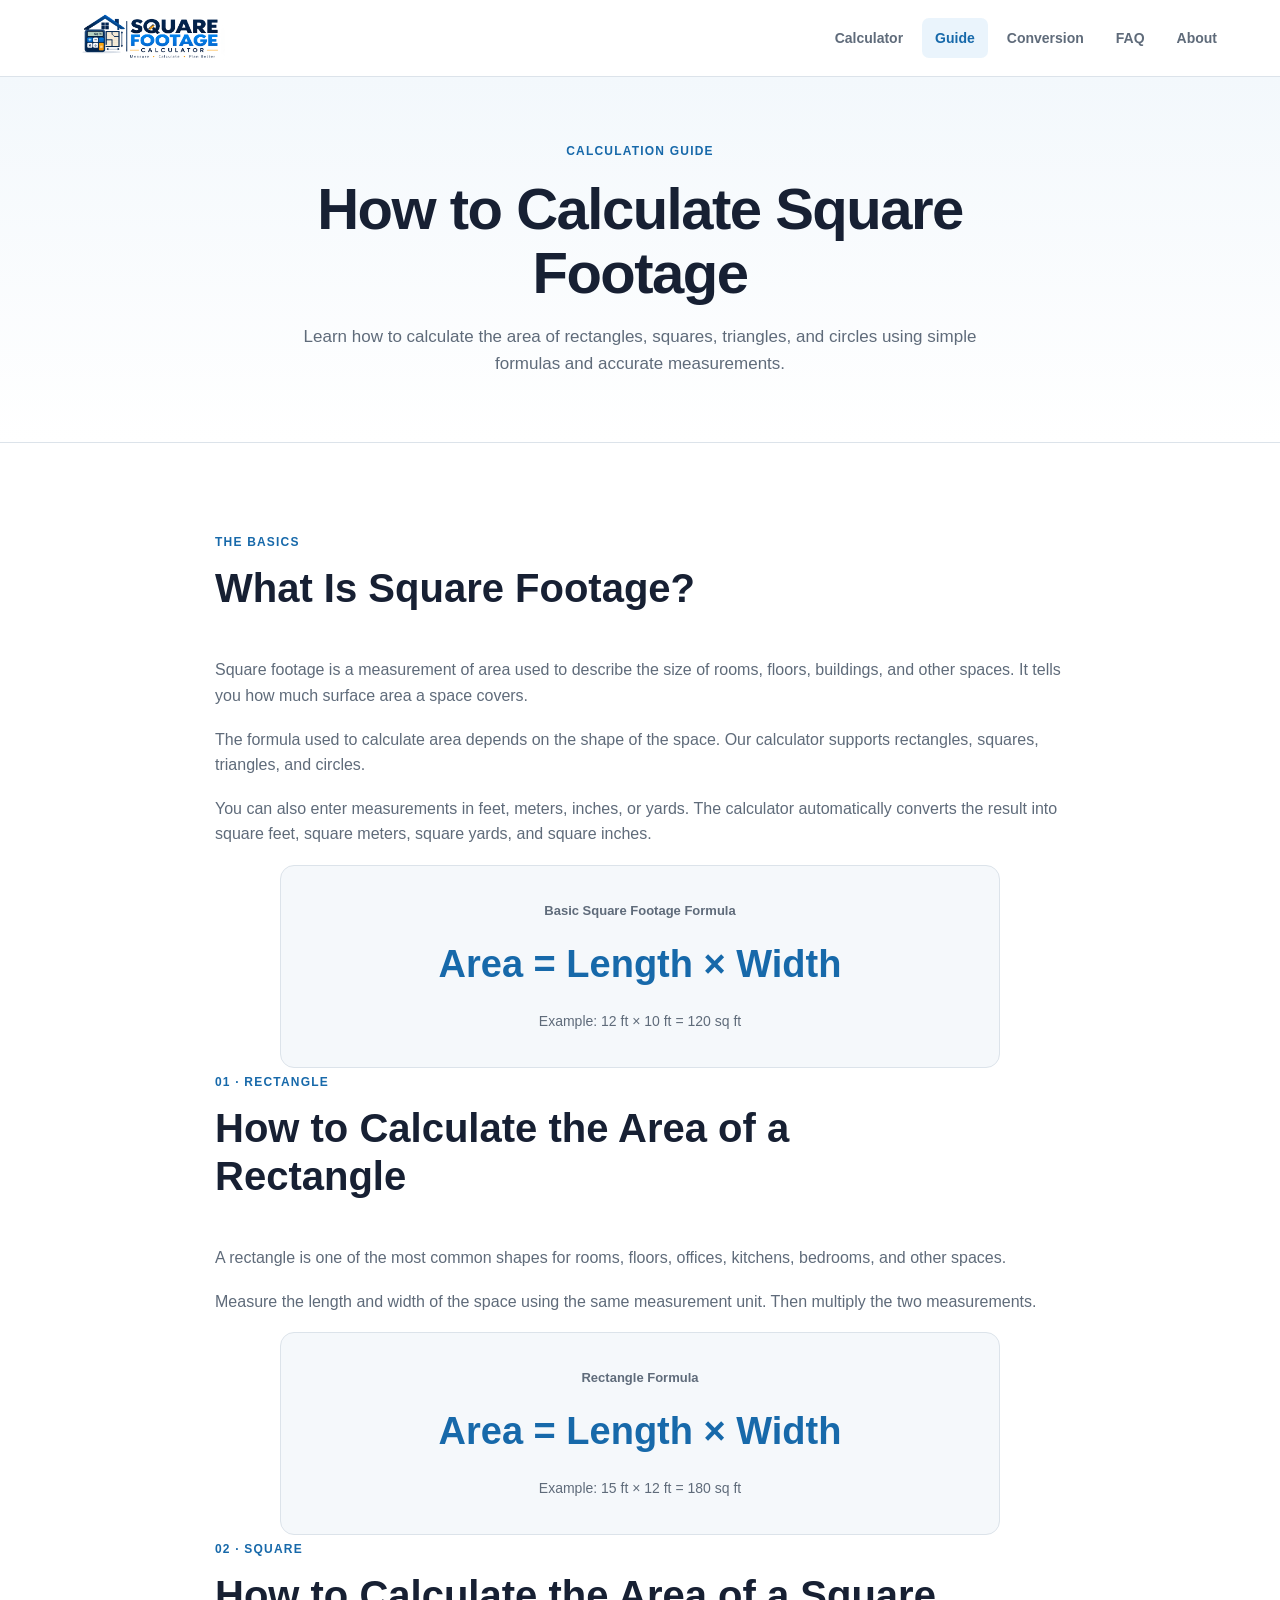
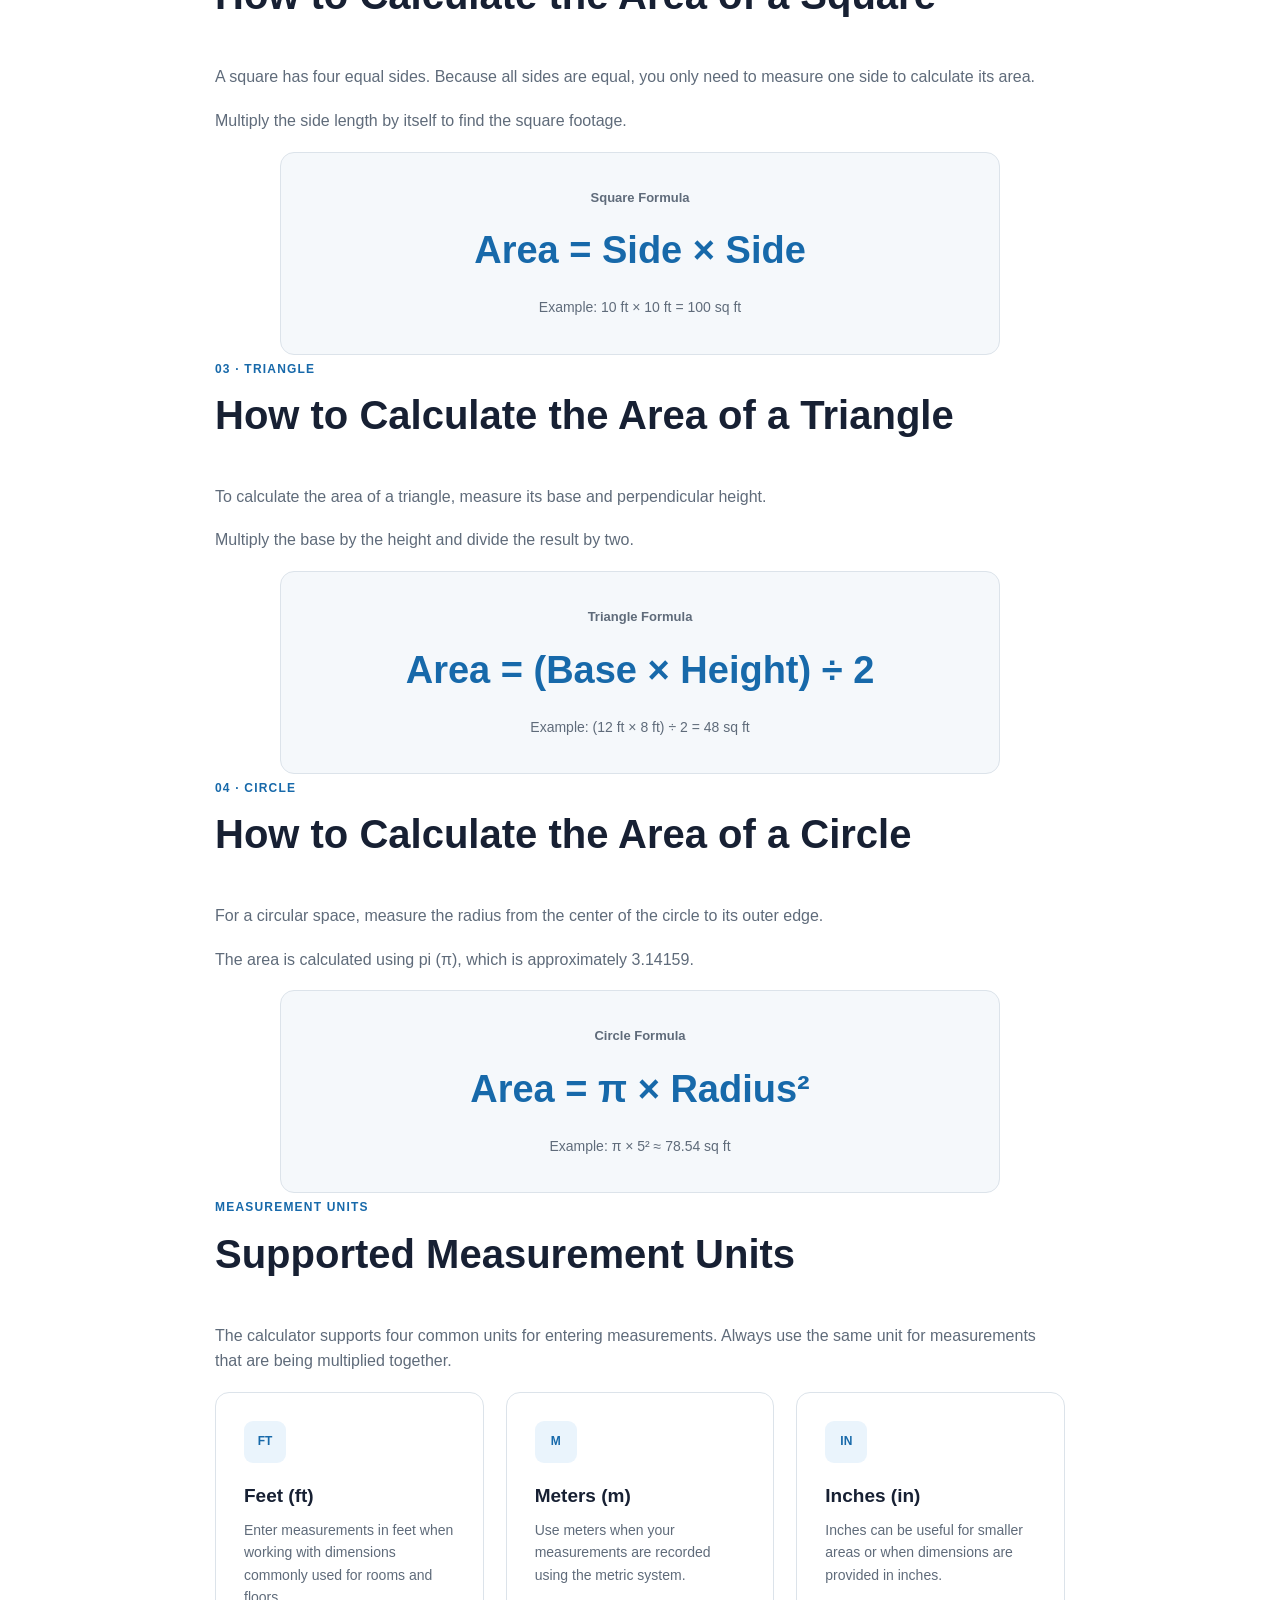
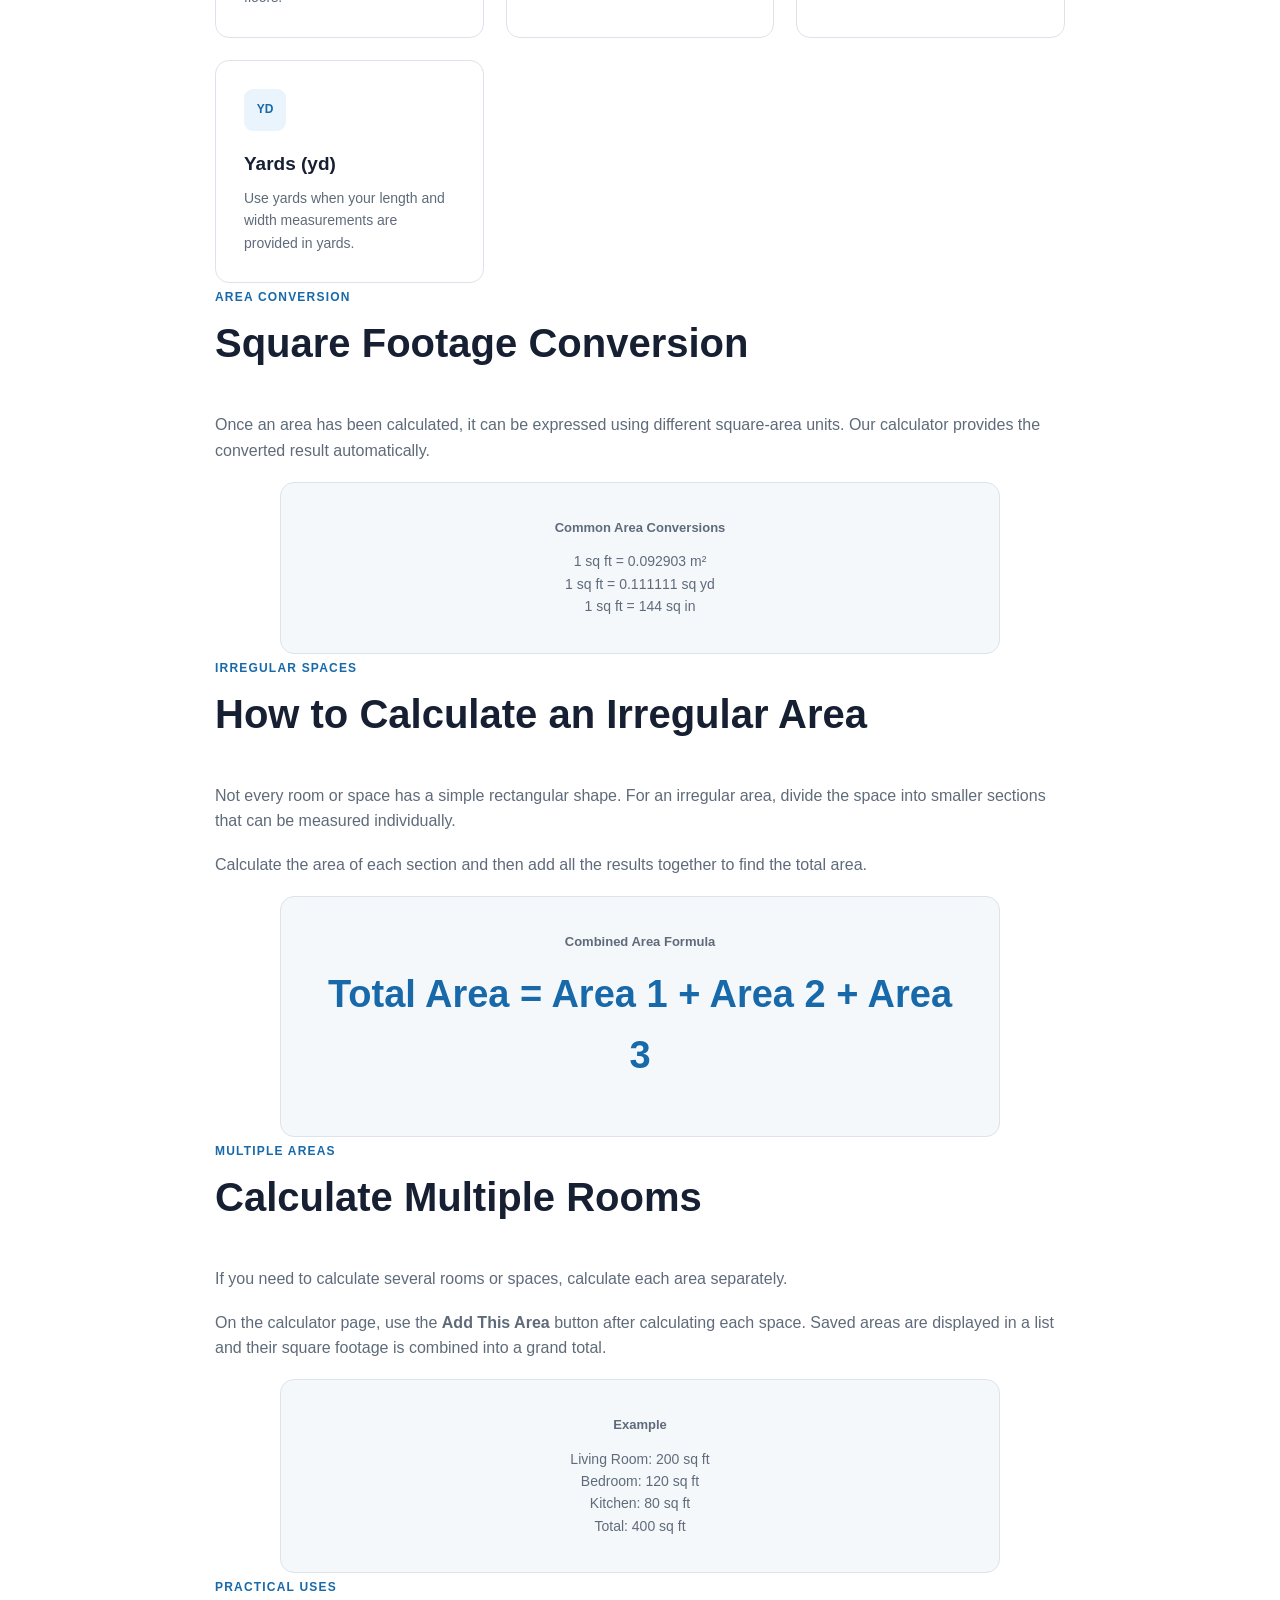
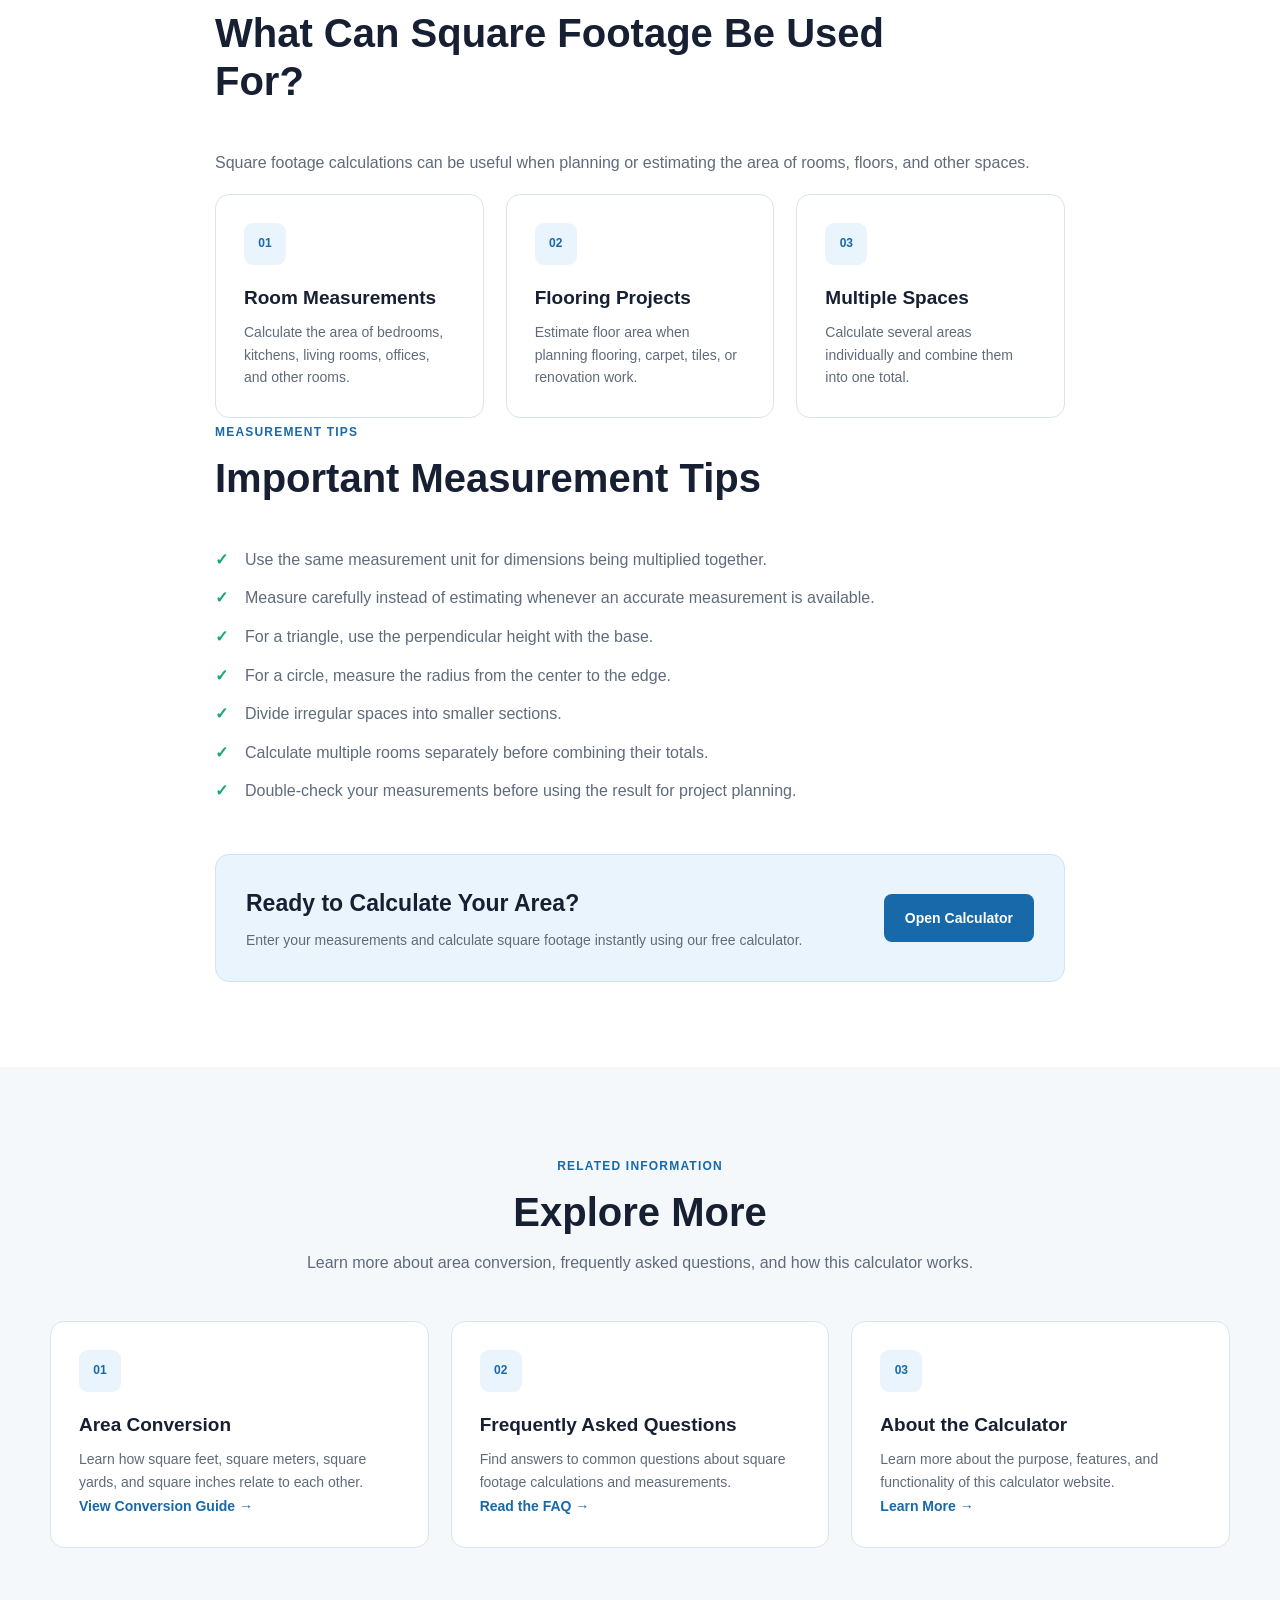
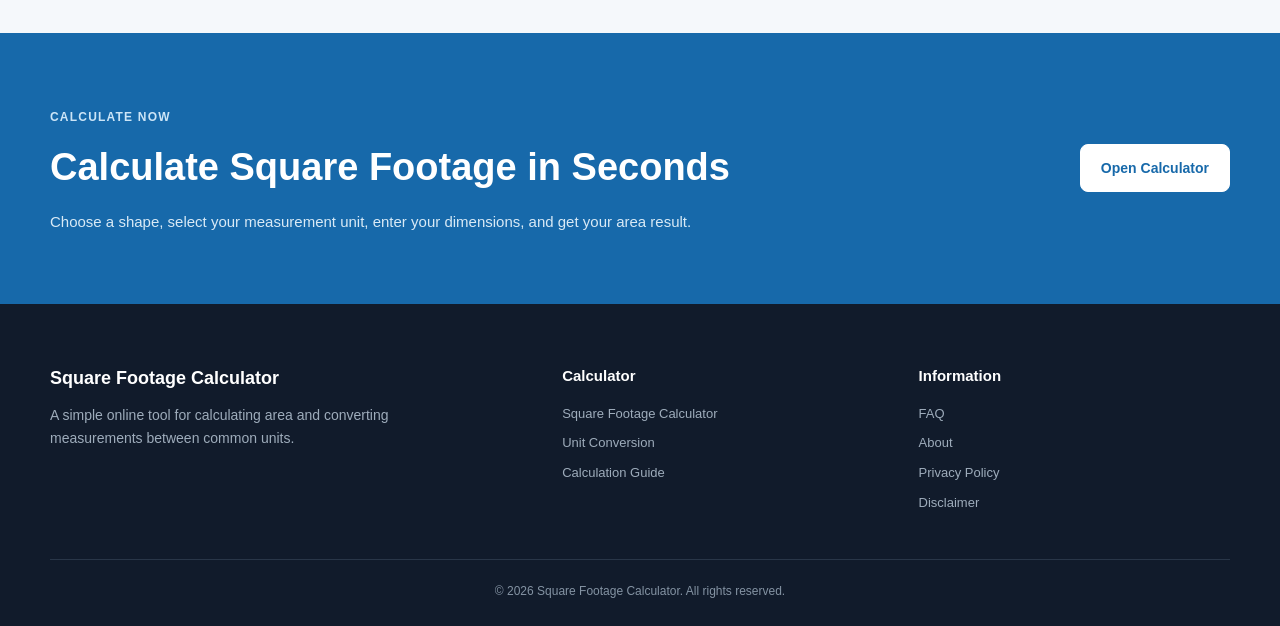
<file: calculator/guide.html>
<!DOCTYPE html>

<html lang="en">

<head>
    <meta charset="UTF-8">


<meta name="viewport" content="width=device-width, initial-scale=1.0">

<title>How to Calculate Square Footage | Complete Guide</title>

<meta
    name="description"
    content="Learn how to calculate square footage for rectangles, squares, triangles, and circles using feet, meters, inches, and yards."
>

<meta name="robots" content="index, follow">

<!-- Replace YOURDOMAIN.com with your real domain -->
<link
    rel="canonical"
    href="https://YOURDOMAIN.com/guide.html"
>


<link
    rel="apple-touch-icon"
    href="assets/favicon.png"
>

<link rel="stylesheet" href="style.css">
<link rel="icon" type="image/png" href="favicon.png">


<!-- Open Graph -->
<meta
    property="og:title"
    content="How to Calculate Square Footage"
>

<meta
    property="og:description"
    content="Learn square footage formulas for rectangles, squares, triangles, and circles with practical examples."
>

<meta property="og:type" content="article">

<meta
    property="og:url"
    content="https://YOURDOMAIN.com/guide.html"
>


</head>

<body>

<!-- =====================================================
     HEADER
====================================================== -->

<header class="site-header">


<div class="container header-container">

    <a
        href="index.html"
        class="logo"
        aria-label="Square Footage Calculator Home"
    >

       
           <img
    src="logo.png"
    alt="Square Footage Calculator Logo"
    class="logo-image"
>

    </a>


    <button
        type="button"
        class="mobile-menu-toggle"
        id="mobileMenuToggle"
        aria-label="Open navigation menu"
        aria-expanded="false"
        aria-controls="mainNavigation"
    >

        <span></span>
        <span></span>
        <span></span>

    </button>


    <nav
        class="main-navigation"
        id="mainNavigation"
        aria-label="Main navigation"
    >

        <a
            href="index.html"
            class="nav-link"
        >
            Calculator
        </a>

        <a
            href="guide.html"
            class="nav-link active"
            aria-current="page"
        >
            Guide
        </a>

        <a
            href="conversion.html"
            class="nav-link"
        >
            Conversion
        </a>

        <a
            href="faq.html"
            class="nav-link"
        >
            FAQ
        </a>

        <a
            href="about.html"
            class="nav-link"
        >
            About
        </a>

    </nav>

</div>

</header>

<!-- =====================================================
     MAIN
====================================================== -->

<main>

<!-- =====================================================
     PAGE HERO
====================================================== -->

<section class="page-hero">


<div class="container page-hero-content">

    <span class="hero-label">
        CALCULATION GUIDE
    </span>

    <h1>
        How to Calculate Square Footage
    </h1>

    <p>
        Learn how to calculate the area of rectangles, squares,
        triangles, and circles using simple formulas and accurate
        measurements.
    </p>

</div>


</section>

<!-- =====================================================
     GUIDE CONTENT
====================================================== -->

<section class="content-section">


<div class="container">

    <article class="guide-content">


        <!-- INTRO -->

        <div class="section-heading section-heading-left">

            <span class="section-label">
                THE BASICS
            </span>

            <h2>
                What Is Square Footage?
            </h2>

        </div>


        <p>
            Square footage is a measurement of area used to describe
            the size of rooms, floors, buildings, and other spaces.
            It tells you how much surface area a space covers.
        </p>


        <p>
            The formula used to calculate area depends on the shape
            of the space. Our calculator supports rectangles,
            squares, triangles, and circles.
        </p>


        <p>
            You can also enter measurements in feet, meters, inches,
            or yards. The calculator automatically converts the
            result into square feet, square meters, square yards,
            and square inches.
        </p>



        <!-- BASIC FORMULA -->

        <div class="formula-card">

            <div class="formula-title">
                Basic Square Footage Formula
            </div>

            <div class="formula">
                Area = Length × Width
            </div>

            <p class="formula-example">
                Example: 12 ft × 10 ft = 120 sq ft
            </p>

        </div>



        <!-- RECTANGLE -->

        <div class="section-heading section-heading-left">

            <span class="section-label">
                01 · RECTANGLE
            </span>

            <h2>
                How to Calculate the Area of a Rectangle
            </h2>

        </div>


        <p>
            A rectangle is one of the most common shapes for rooms,
            floors, offices, kitchens, bedrooms, and other spaces.
        </p>


        <p>
            Measure the length and width of the space using the same
            measurement unit. Then multiply the two measurements.
        </p>


        <div class="formula-card">

            <div class="formula-title">
                Rectangle Formula
            </div>

            <div class="formula">
                Area = Length × Width
            </div>

            <p class="formula-example">
                Example: 15 ft × 12 ft = 180 sq ft
            </p>

        </div>



        <!-- SQUARE -->

        <div class="section-heading section-heading-left">

            <span class="section-label">
                02 · SQUARE
            </span>

            <h2>
                How to Calculate the Area of a Square
            </h2>

        </div>


        <p>
            A square has four equal sides. Because all sides are
            equal, you only need to measure one side to calculate
            its area.
        </p>


        <p>
            Multiply the side length by itself to find the square
            footage.
        </p>


        <div class="formula-card">

            <div class="formula-title">
                Square Formula
            </div>

            <div class="formula">
                Area = Side × Side
            </div>

            <p class="formula-example">
                Example: 10 ft × 10 ft = 100 sq ft
            </p>

        </div>



        <!-- TRIANGLE -->

        <div class="section-heading section-heading-left">

            <span class="section-label">
                03 · TRIANGLE
            </span>

            <h2>
                How to Calculate the Area of a Triangle
            </h2>

        </div>


        <p>
            To calculate the area of a triangle, measure its base
            and perpendicular height.
        </p>


        <p>
            Multiply the base by the height and divide the result
            by two.
        </p>


        <div class="formula-card">

            <div class="formula-title">
                Triangle Formula
            </div>

            <div class="formula">
                Area = (Base × Height) ÷ 2
            </div>

            <p class="formula-example">
                Example: (12 ft × 8 ft) ÷ 2 = 48 sq ft
            </p>

        </div>



        <!-- CIRCLE -->

        <div class="section-heading section-heading-left">

            <span class="section-label">
                04 · CIRCLE
            </span>

            <h2>
                How to Calculate the Area of a Circle
            </h2>

        </div>


        <p>
            For a circular space, measure the radius from the center
            of the circle to its outer edge.
        </p>


        <p>
            The area is calculated using pi (π), which is
            approximately 3.14159.
        </p>


        <div class="formula-card">

            <div class="formula-title">
                Circle Formula
            </div>

            <div class="formula">
                Area = π × Radius²
            </div>

            <p class="formula-example">
                Example: π × 5² ≈ 78.54 sq ft
            </p>

        </div>



        <!-- MEASUREMENT UNITS -->

        <div class="section-heading section-heading-left">

            <span class="section-label">
                MEASUREMENT UNITS
            </span>

            <h2>
                Supported Measurement Units
            </h2>

        </div>


        <p>
            The calculator supports four common units for entering
            measurements. Always use the same unit for measurements
            that are being multiplied together.
        </p>


        <div class="info-grid">


            <article class="info-card">

                <div
                    class="info-card-icon"
                    aria-hidden="true"
                >
                    FT
                </div>

                <h3>
                    Feet (ft)
                </h3>

                <p>
                    Enter measurements in feet when working with
                    dimensions commonly used for rooms and floors.
                </p>

            </article>


            <article class="info-card">

                <div
                    class="info-card-icon"
                    aria-hidden="true"
                >
                    M
                </div>

                <h3>
                    Meters (m)
                </h3>

                <p>
                    Use meters when your measurements are recorded
                    using the metric system.
                </p>

            </article>


            <article class="info-card">

                <div
                    class="info-card-icon"
                    aria-hidden="true"
                >
                    IN
                </div>

                <h3>
                    Inches (in)
                </h3>

                <p>
                    Inches can be useful for smaller areas or when
                    dimensions are provided in inches.
                </p>

            </article>


            <article class="info-card">

                <div
                    class="info-card-icon"
                    aria-hidden="true"
                >
                    YD
                </div>

                <h3>
                    Yards (yd)
                </h3>

                <p>
                    Use yards when your length and width measurements
                    are provided in yards.
                </p>

            </article>


        </div>



        <!-- CONVERSIONS -->

        <div class="section-heading section-heading-left">

            <span class="section-label">
                AREA CONVERSION
            </span>

            <h2>
                Square Footage Conversion
            </h2>

        </div>


        <p>
            Once an area has been calculated, it can be expressed
            using different square-area units. Our calculator
            provides the converted result automatically.
        </p>


        <div class="formula-card">

            <div class="formula-title">
                Common Area Conversions
            </div>

            <p class="formula-example">
                1 sq ft = 0.092903 m²
            </p>

            <p class="formula-example">
                1 sq ft = 0.111111 sq yd
            </p>

            <p class="formula-example">
                1 sq ft = 144 sq in
            </p>

        </div>



        <!-- IRREGULAR AREAS -->

        <div class="section-heading section-heading-left">

            <span class="section-label">
                IRREGULAR SPACES
            </span>

            <h2>
                How to Calculate an Irregular Area
            </h2>

        </div>


        <p>
            Not every room or space has a simple rectangular shape.
            For an irregular area, divide the space into smaller
            sections that can be measured individually.
        </p>


        <p>
            Calculate the area of each section and then add all the
            results together to find the total area.
        </p>


        <div class="formula-card">

            <div class="formula-title">
                Combined Area Formula
            </div>

            <div class="formula">
                Total Area = Area 1 + Area 2 + Area 3
            </div>

        </div>



        <!-- MULTIPLE ROOMS -->

        <div class="section-heading section-heading-left">

            <span class="section-label">
                MULTIPLE AREAS
            </span>

            <h2>
                Calculate Multiple Rooms
            </h2>

        </div>


        <p>
            If you need to calculate several rooms or spaces,
            calculate each area separately.
        </p>


        <p>
            On the calculator page, use the
            <strong>Add This Area</strong> button after calculating
            each space. Saved areas are displayed in a list and
            their square footage is combined into a grand total.
        </p>


        <div class="formula-card">

            <div class="formula-title">
                Example
            </div>

            <p class="formula-example">
                Living Room: 200 sq ft
            </p>

            <p class="formula-example">
                Bedroom: 120 sq ft
            </p>

            <p class="formula-example">
                Kitchen: 80 sq ft
            </p>

            <p class="formula-example">
                Total: 400 sq ft
            </p>

        </div>



        <!-- PRACTICAL USES -->

        <div class="section-heading section-heading-left">

            <span class="section-label">
                PRACTICAL USES
            </span>

            <h2>
                What Can Square Footage Be Used For?
            </h2>

        </div>


        <p>
            Square footage calculations can be useful when planning
            or estimating the area of rooms, floors, and other
            spaces.
        </p>


        <div class="info-grid">


            <article class="info-card">

                <div
                    class="info-card-icon"
                    aria-hidden="true"
                >
                    01
                </div>

                <h3>
                    Room Measurements
                </h3>

                <p>
                    Calculate the area of bedrooms, kitchens,
                    living rooms, offices, and other rooms.
                </p>

            </article>


            <article class="info-card">

                <div
                    class="info-card-icon"
                    aria-hidden="true"
                >
                    02
                </div>

                <h3>
                    Flooring Projects
                </h3>

                <p>
                    Estimate floor area when planning flooring,
                    carpet, tiles, or renovation work.
                </p>

            </article>


            <article class="info-card">

                <div
                    class="info-card-icon"
                    aria-hidden="true"
                >
                    03
                </div>

                <h3>
                    Multiple Spaces
                </h3>

                <p>
                    Calculate several areas individually and combine
                    them into one total.
                </p>

            </article>


        </div>



        <!-- MEASUREMENT TIPS -->

        <div class="section-heading section-heading-left">

            <span class="section-label">
                MEASUREMENT TIPS
            </span>

            <h2>
                Important Measurement Tips
            </h2>

        </div>


        <ul class="check-list">

            <li>
                Use the same measurement unit for dimensions
                being multiplied together.
            </li>

            <li>
                Measure carefully instead of estimating whenever
                an accurate measurement is available.
            </li>

            <li>
                For a triangle, use the perpendicular height
                with the base.
            </li>

            <li>
                For a circle, measure the radius from the center
                to the edge.
            </li>

            <li>
                Divide irregular spaces into smaller sections.
            </li>

            <li>
                Calculate multiple rooms separately before
                combining their totals.
            </li>

            <li>
                Double-check your measurements before using
                the result for project planning.
            </li>

        </ul>



        <!-- CTA -->

        <div class="inline-cta">

            <div>

                <h2>
                    Ready to Calculate Your Area?
                </h2>

                <p>
                    Enter your measurements and calculate square
                    footage instantly using our free calculator.
                </p>

            </div>


            <a
                href="index.html#calculator"
                class="btn btn-primary"
            >
                Open Calculator
            </a>

        </div>


    </article>

</div>

</section>

<!-- =====================================================
     RELATED CONTENT
====================================================== -->

<section class="content-section section-light">


<div class="container">


    <div class="section-heading">

        <span class="section-label">
            RELATED INFORMATION
        </span>

        <h2>
            Explore More
        </h2>

        <p>
            Learn more about area conversion, frequently asked
            questions, and how this calculator works.
        </p>

    </div>



    <div class="info-grid">


        <article class="info-card">

            <div
                class="info-card-icon"
                aria-hidden="true"
            >
                01
            </div>

            <h3>
                Area Conversion
            </h3>

            <p>
                Learn how square feet, square meters, square yards,
                and square inches relate to each other.
            </p>

            <a
                href="conversion.html"
                class="text-link"
            >
                View Conversion Guide →
            </a>

        </article>



        <article class="info-card">

            <div
                class="info-card-icon"
                aria-hidden="true"
            >
                02
            </div>

            <h3>
                Frequently Asked Questions
            </h3>

            <p>
                Find answers to common questions about square
                footage calculations and measurements.
            </p>

            <a
                href="faq.html"
                class="text-link"
            >
                Read the FAQ →
            </a>

        </article>



        <article class="info-card">

            <div
                class="info-card-icon"
                aria-hidden="true"
            >
                03
            </div>

            <h3>
                About the Calculator
            </h3>

            <p>
                Learn more about the purpose, features, and
                functionality of this calculator website.
            </p>

            <a
                href="about.html"
                class="text-link"
            >
                Learn More →
            </a>

        </article>


    </div>

</div>


</section>

<!-- =====================================================
     CTA
====================================================== -->

<section class="cta-section">


<div class="container">

    <div class="cta-card">

        <div class="cta-content">

            <span class="section-label">
                CALCULATE NOW
            </span>

            <h2>
                Calculate Square Footage in Seconds
            </h2>

            <p>
                Choose a shape, select your measurement unit,
                enter your dimensions, and get your area result.
            </p>

        </div>


        <a
            href="index.html#calculator"
            class="btn btn-light"
        >
            Open Calculator
        </a>

    </div>

</div>


</section>

</main>

<!-- =====================================================
     FOOTER
====================================================== -->

<footer class="site-footer">


<div class="container">


    <div class="footer-grid">


        <div class="footer-brand">

            <a
                href="index.html"
                class="footer-logo"
            >
                Square Footage Calculator
            </a>

            <p>
                A simple online tool for calculating area and
                converting measurements between common units.
            </p>

        </div>



        <div class="footer-column">

            <h3>
                Calculator
            </h3>

            <a href="index.html">
                Square Footage Calculator
            </a>

            <a href="conversion.html">
                Unit Conversion
            </a>

            <a href="guide.html">
                Calculation Guide
            </a>

        </div>



        <div class="footer-column">

            <h3>
                Information
            </h3>

            <a href="faq.html">
                FAQ
            </a>

            <a href="about.html">
                About
            </a>

            <a href="privacy.html">
                Privacy Policy
            </a>

            <a href="disclaimer.html">
                Disclaimer
            </a>

        </div>


    </div>



    <div class="footer-bottom">

        <p>
            ©
            <span id="currentYear">
                2026
            </span>
            Square Footage Calculator.
            All rights reserved.
        </p>

    </div>


</div>


</footer>

<script src="script.js" defer></script>

</body>

</html>
</file>
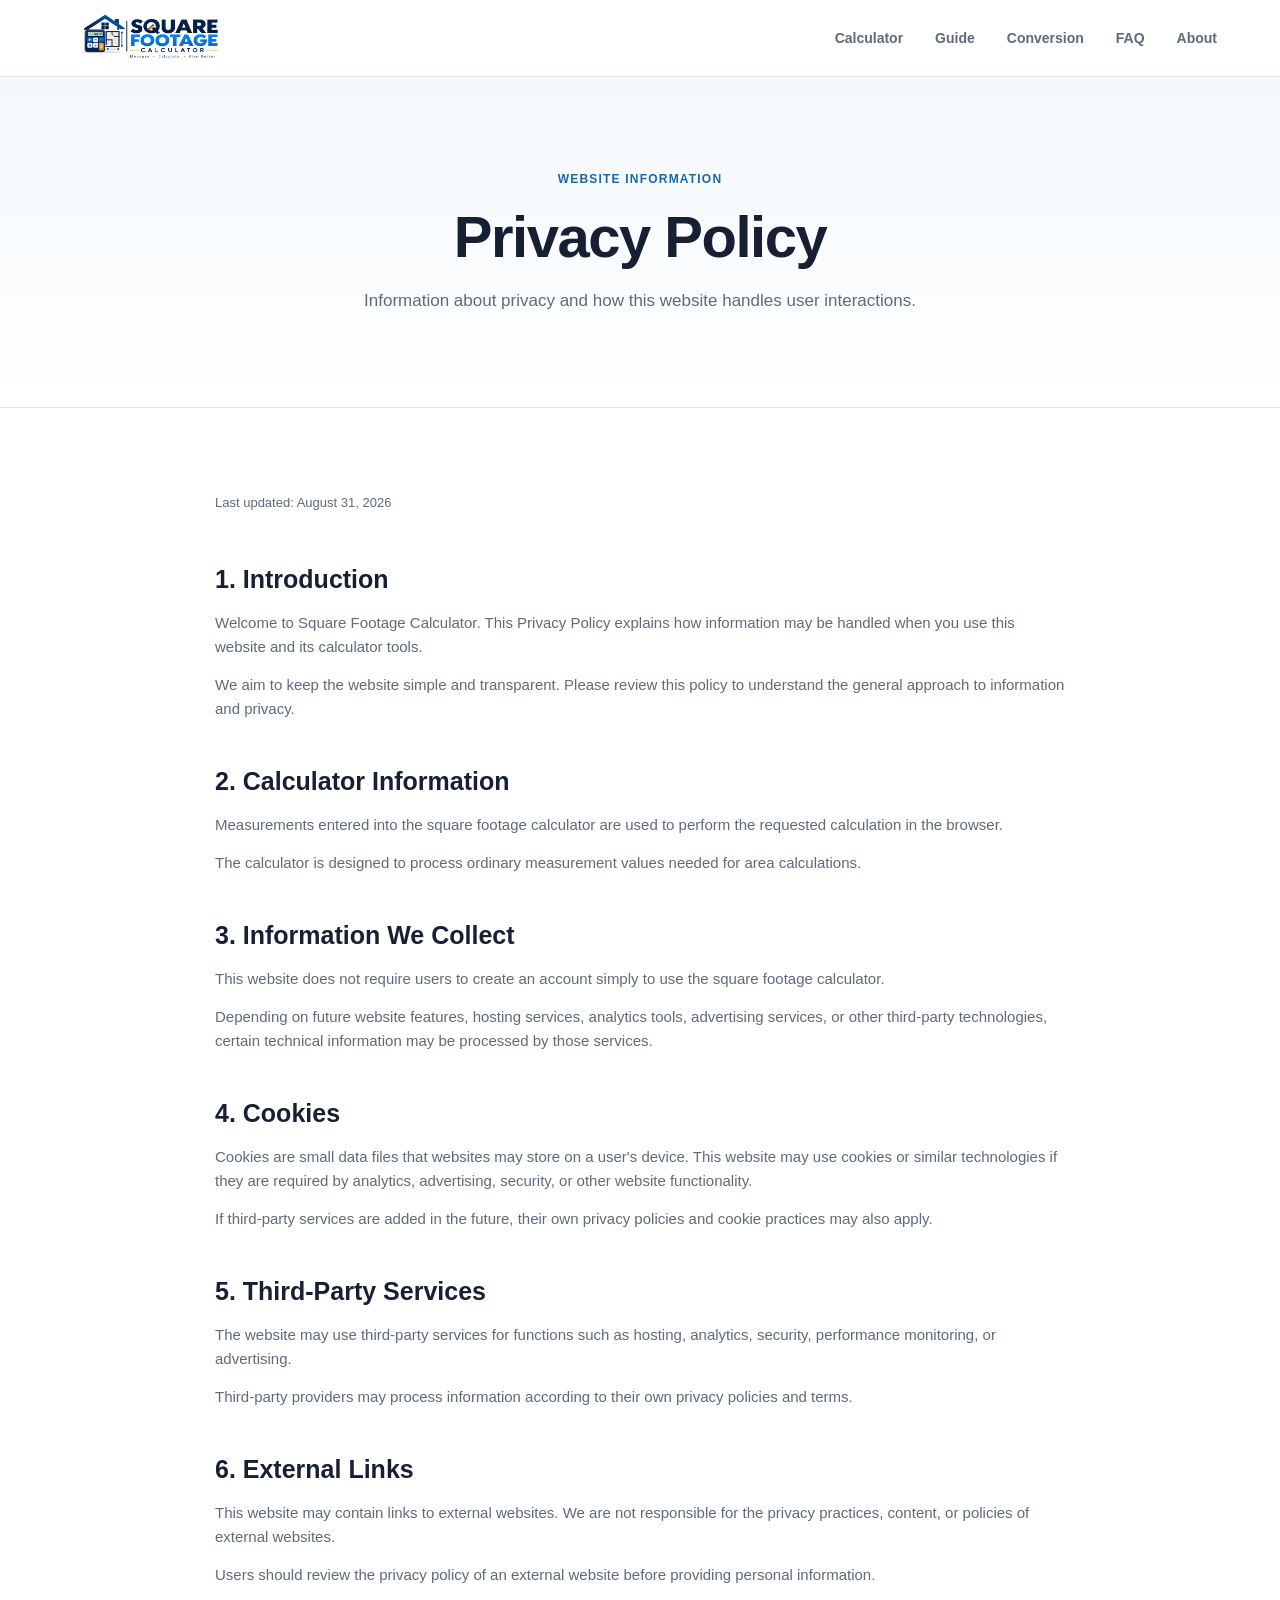
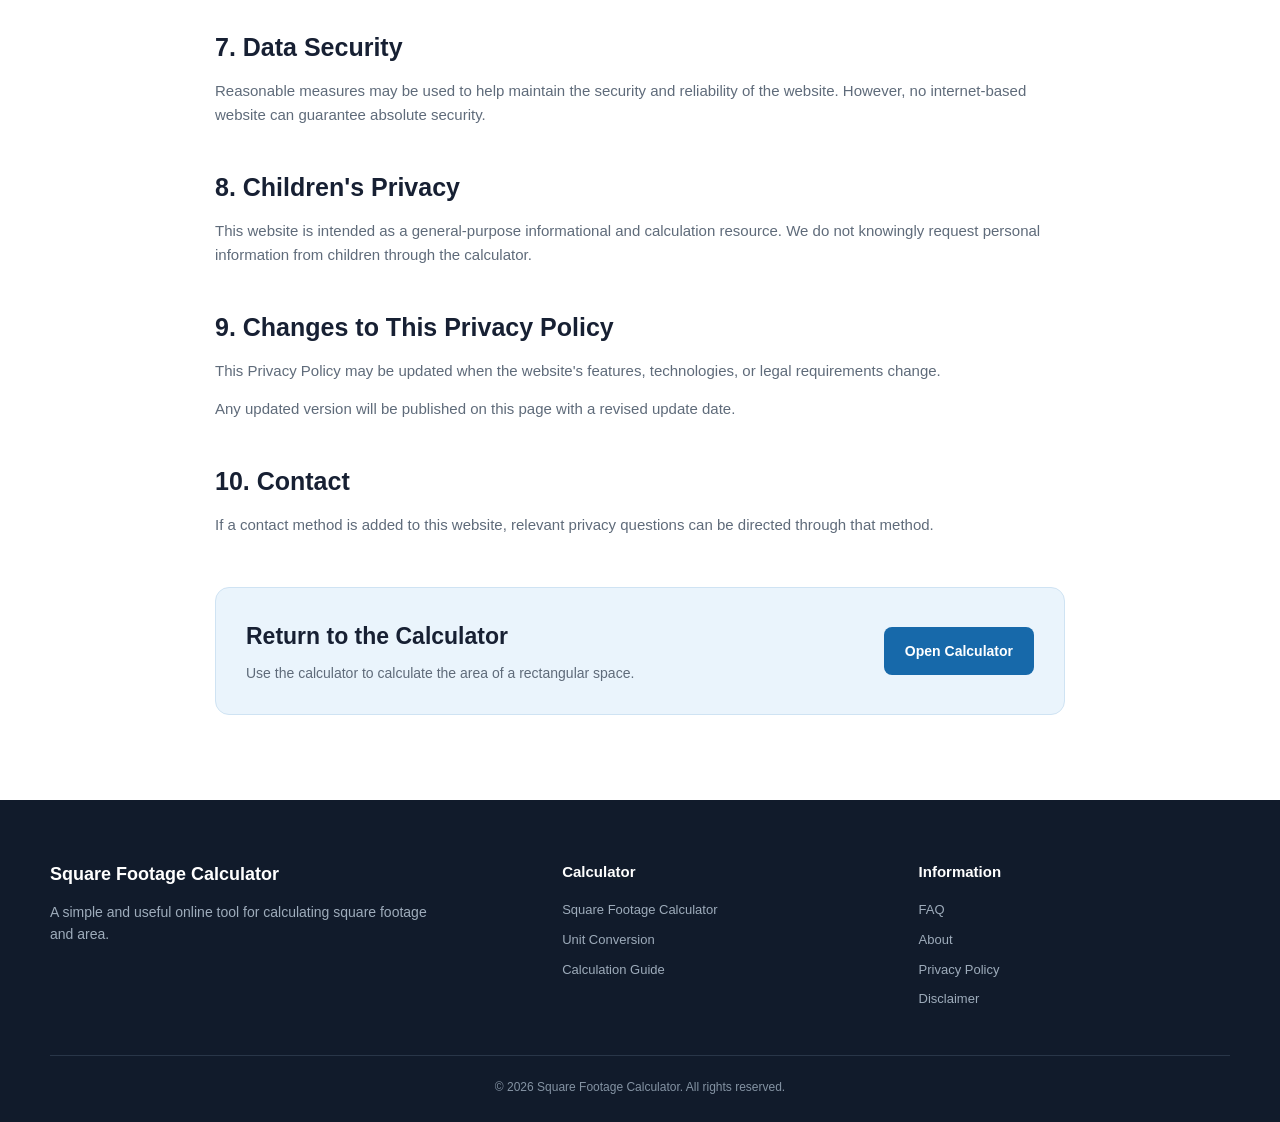
<file: calculator/privacy.html>
<!DOCTYPE html>
<html lang="en">
<head>
    <meta charset="UTF-8">

    <meta
        name="viewport"
        content="width=device-width, initial-scale=1.0"
    >

    <title>Privacy Policy | Square Footage Calculator</title>

    <meta
        name="description"
        content="Read the Privacy Policy for Square Footage Calculator and learn how information and website usage are handled."
    >

    <meta
        name="robots"
        content="index, follow"
    >

    <!-- Replace YOURDOMAIN.com with your real domain before deployment -->
    <link
        rel="canonical"
        href="https://YOURDOMAIN.com/privacy.html"
    >


    <link
        rel="apple-touch-icon"
        href="assets/favicon.png"
    >

    <link
        rel="stylesheet"
        href="style.css"
    >
    <link rel="icon" type="image/png" href="favicon.png"> 

    

    <!-- Open Graph -->
    <meta
        property="og:title"
        content="Privacy Policy | Square Footage Calculator"
    >

    <meta
        property="og:description"
        content="Learn how information and website usage are handled on Square Footage Calculator."
    >

    <meta
        property="og:type"
        content="website"
    >

    <meta
        property="og:url"
        content="https://YOURDOMAIN.com/privacy.html"
    >
</head>

<body>

    <!-- ================= HEADER ================= -->
    <header class="site-header">

        <div class="container header-container">

            <a
                href="index.html"
                class="logo"
                aria-label="Square Footage Calculator Home"
            >
           <img
    src="logo.png"
    alt="Square Footage Calculator Logo"
    class="logo-image"
>

            </a>


            <button
                type="button"
                class="mobile-menu-toggle"
                id="mobileMenuToggle"
                aria-label="Open navigation menu"
                aria-expanded="false"
                aria-controls="mainNavigation"
            >
                <span></span>
                <span></span>
                <span></span>
            </button>


            <nav
                class="main-navigation"
                id="mainNavigation"
                aria-label="Main navigation"
            >

                <a
                    href="index.html"
                    class="nav-link"
                >
                    Calculator
                </a>

                <a
                    href="guide.html"
                    class="nav-link"
                >
                    Guide
                </a>

                <a
                    href="conversion.html"
                    class="nav-link"
                >
                    Conversion
                </a>

                <a
                    href="faq.html"
                    class="nav-link"
                >
                    FAQ
                </a>

                <a
                    href="about.html"
                    class="nav-link"
                >
                    About
                </a>

            </nav>

        </div>

    </header>


    <!-- ================= MAIN ================= -->
    <main>

        <!-- ================= PAGE HERO ================= -->
        <section class="page-hero">

            <div class="container page-hero-content">

                <span class="hero-label">
                    WEBSITE INFORMATION
                </span>

                <h1>
                    Privacy Policy
                </h1>

                <p>
                    Information about privacy and how this website
                    handles user interactions.
                </p>

            </div>

        </section>


        <!-- ================= PRIVACY CONTENT ================= -->
        <section class="content-section">

            <div class="container">

                <article class="legal-content">

                    <p class="legal-updated">
                        Last updated: August 31, 2026
                    </p>


                    <!-- Introduction -->
                    <section class="legal-section">

                        <h2>
                            1. Introduction
                        </h2>

                        <p>
                            Welcome to Square Footage Calculator. This
                            Privacy Policy explains how information may be
                            handled when you use this website and its
                            calculator tools.
                        </p>

                        <p>
                            We aim to keep the website simple and
                            transparent. Please review this policy to
                            understand the general approach to information
                            and privacy.
                        </p>

                    </section>


                    <!-- Calculator Data -->
                    <section class="legal-section">

                        <h2>
                            2. Calculator Information
                        </h2>

                        <p>
                            Measurements entered into the square footage
                            calculator are used to perform the requested
                            calculation in the browser.
                        </p>

                        <p>
                            The calculator is designed to process ordinary
                            measurement values needed for area calculations.
                        </p>

                    </section>


                    <!-- Information Collection -->
                    <section class="legal-section">

                        <h2>
                            3. Information We Collect
                        </h2>

                        <p>
                            This website does not require users to create
                            an account simply to use the square footage
                            calculator.
                        </p>

                        <p>
                            Depending on future website features,
                            hosting services, analytics tools, advertising
                            services, or other third-party technologies,
                            certain technical information may be processed
                            by those services.
                        </p>

                    </section>


                    <!-- Cookies -->
                    <section class="legal-section">

                        <h2>
                            4. Cookies
                        </h2>

                        <p>
                            Cookies are small data files that websites may
                            store on a user's device. This website may use
                            cookies or similar technologies if they are
                            required by analytics, advertising, security,
                            or other website functionality.
                        </p>

                        <p>
                            If third-party services are added in the future,
                            their own privacy policies and cookie practices
                            may also apply.
                        </p>

                    </section>


                    <!-- Third Party Services -->
                    <section class="legal-section">

                        <h2>
                            5. Third-Party Services
                        </h2>

                        <p>
                            The website may use third-party services for
                            functions such as hosting, analytics, security,
                            performance monitoring, or advertising.
                        </p>

                        <p>
                            Third-party providers may process information
                            according to their own privacy policies and
                            terms.
                        </p>

                    </section>


                    <!-- External Links -->
                    <section class="legal-section">

                        <h2>
                            6. External Links
                        </h2>

                        <p>
                            This website may contain links to external
                            websites. We are not responsible for the
                            privacy practices, content, or policies of
                            external websites.
                        </p>

                        <p>
                            Users should review the privacy policy of an
                            external website before providing personal
                            information.
                        </p>

                    </section>


                    <!-- Data Security -->
                    <section class="legal-section">

                        <h2>
                            7. Data Security
                        </h2>

                        <p>
                            Reasonable measures may be used to help maintain
                            the security and reliability of the website.
                            However, no internet-based website can guarantee
                            absolute security.
                        </p>

                    </section>


                    <!-- Children's Privacy -->
                    <section class="legal-section">

                        <h2>
                            8. Children's Privacy
                        </h2>

                        <p>
                            This website is intended as a general-purpose
                            informational and calculation resource. We do
                            not knowingly request personal information from
                            children through the calculator.
                        </p>

                    </section>


                    <!-- Changes -->
                    <section class="legal-section">

                        <h2>
                            9. Changes to This Privacy Policy
                        </h2>

                        <p>
                            This Privacy Policy may be updated when the
                            website's features, technologies, or legal
                            requirements change.
                        </p>

                        <p>
                            Any updated version will be published on this
                            page with a revised update date.
                        </p>

                    </section>


                    <!-- Contact -->
                    <section class="legal-section">

                        <h2>
                            10. Contact
                        </h2>

                        <p>
                            If a contact method is added to this website,
                            relevant privacy questions can be directed
                            through that method.
                        </p>

                    </section>


                    <!-- Navigation CTA -->
                    <div class="inline-cta">

                        <div>

                            <h2>
                                Return to the Calculator
                            </h2>

                            <p>
                                Use the calculator to calculate the area
                                of a rectangular space.
                            </p>

                        </div>

                        <a
                            href="index.html#calculator"
                            class="btn btn-primary"
                        >
                            Open Calculator
                        </a>

                    </div>

                </article>

            </div>

        </section>

    </main>


    <!-- ================= FOOTER ================= -->
    <footer class="site-footer">

        <div class="container">

            <div class="footer-grid">

                <div class="footer-brand">

                    <a
                        href="index.html"
                        class="footer-logo"
                    >
                        Square Footage Calculator
                    </a>

                    <p>
                        A simple and useful online tool for calculating
                        square footage and area.
                    </p>

                </div>


                <div class="footer-column">

                    <h3>
                        Calculator
                    </h3>

                    <a href="index.html">
                        Square Footage Calculator
                    </a>

                    <a href="conversion.html">
                        Unit Conversion
                    </a>

                    <a href="guide.html">
                        Calculation Guide
                    </a>

                </div>


                <div class="footer-column">

                    <h3>
                        Information
                    </h3>

                    <a href="faq.html">
                        FAQ
                    </a>

                    <a href="about.html">
                        About
                    </a>

                    <a href="privacy.html">
                        Privacy Policy
                    </a>

                    <a href="disclaimer.html">
                        Disclaimer
                    </a>

                </div>

            </div>


            <div class="footer-bottom">

                <p>
                    © <span id="currentYear">2026</span>
                    Square Footage Calculator. All rights reserved.
                </p>

            </div>

        </div>

    </footer>


    <script src="script.js" defer></script>

</body>
</html>
</file>
<file: style.css>
* {
    margin: 0;
    padding: 0;
    box-sizing: border-box;
}

:root {
    --primary: #1769aa;
    --primary-dark: #0f4f82;
    --primary-light: #eaf4fc;
    --accent: #18a673;
    --accent-light: #eaf8f2;
    --text: #172033;
    --text-light: #5f6b7a;
    --white: #ffffff;
    --light-bg: #f5f8fb;
    --border: #dce3ea;
    --danger: #c93636;
    --danger-bg: #fff1f1;
    --shadow-sm: 0 4px 15px rgba(23, 32, 51, 0.06);
    --shadow-md: 0 12px 35px rgba(23, 32, 51, 0.10);
    --radius-sm: 8px;
    --radius-md: 14px;
    --radius-lg: 20px;
    --container: 1180px;
}

html {
    scroll-behavior: smooth;
}

body {
    font-family: Arial, Helvetica, sans-serif;
    background: var(--white);
    color: var(--text);
    line-height: 1.6;
}

button,
input,
select {
    font: inherit;
}

button {
    cursor: pointer;
}

a {
    color: inherit;
    text-decoration: none;
}

.container {
    width: min(calc(100% - 40px), var(--container));
    margin: 0 auto;
}

/* HEADER */

.site-header {
    position: sticky;
    top: 0;
    z-index: 1000;
    background: rgba(255,255,255,0.97);
    border-bottom: 1px solid var(--border);
}

.header-container {
    min-height: 76px;
    display: flex;
    align-items: center;
    justify-content: space-between;
    gap: 30px;
}

.logo {
    display: inline-flex;
    align-items: center;
    gap: 11px;
    font-weight: 800;
}

.logo-mark {
    width: 40px;
    height: 40px;
    display: grid;
    place-items: center;
    background: var(--primary);
    color: white;
    border-radius: 10px;
    font-size: 14px;
    font-weight: 800;
}

.logo-text {
    font-size: 17px;
}

.main-navigation {
    display: flex;
    align-items: center;
    gap: 6px;
}

.nav-link {
    padding: 9px 13px;
    color: var(--text-light);
    font-size: 14px;
    font-weight: 600;
    border-radius: 7px;
    transition: 0.2s ease;
}

.nav-link:hover,
.nav-link.active {
    color: var(--primary);
    background: var(--primary-light);
}

.mobile-menu-toggle {
    display: none;
    width: 44px;
    height: 44px;
    border: 1px solid var(--border);
    border-radius: 8px;
    background: white;
    align-items: center;
    justify-content: center;
    flex-direction: column;
    gap: 5px;
}

.mobile-menu-toggle span {
    width: 20px;
    height: 2px;
    background: var(--text);
}

/* HERO */

.hero-section {
    background: linear-gradient(180deg, #f3f8fc 0%, #ffffff 100%);
    border-bottom: 1px solid var(--border);
}

.hero-container {
    min-height: 390px;
    display: flex;
    align-items: center;
    justify-content: center;
    text-align: center;
    padding: 70px 0;
}

.hero-content {
    max-width: 800px;
    margin: auto;
}

.hero-label,
.section-label {
    display: inline-block;
    color: var(--primary);
    font-size: 12px;
    font-weight: 800;
    letter-spacing: 1.2px;
    text-transform: uppercase;
}

.hero-label {
    margin-bottom: 16px;
}

.hero-content h1 {
    font-size: clamp(38px, 5vw, 62px);
    line-height: 1.08;
    letter-spacing: -2px;
    margin-bottom: 20px;
}

.hero-description {
    max-width: 690px;
    margin: auto;
    color: var(--text-light);
    font-size: 18px;
}

/* SECTIONS */

.content-section,
.calculator-section {
    padding: 85px 0;
}

.section-light {
    background: var(--light-bg);
}

.section-heading {
    max-width: 760px;
    margin: 0 auto 45px;
    text-align: center;
}

.section-heading .section-label {
    margin-bottom: 12px;
}

.section-heading h2 {
    font-size: clamp(28px, 4vw, 40px);
    line-height: 1.2;
    margin-bottom: 14px;
}

.section-heading p {
    color: var(--text-light);
}

/* CALCULATOR */

.calculator-section {
    padding: 55px 0 70px;
    background: linear-gradient(
        180deg,
        #f5f8fb 0%,
        #ffffff 100%
    );
}


/* ---------- Native Banner Ad ---------- */

.ad-banner-top {
    width: 100%;
    max-width: 1080px;
    margin: 0 auto 28px auto;
    display: flex;
    justify-content: center;
    align-items: center;
    text-align: center;
    overflow: hidden;
}

.ad-banner-top > div {
    width: 100%;
}

/* ---------- Sticky Footer Banner Ad (320x50) ---------- */

body.has-sticky-ad {
    padding-bottom: 70px;
}

.sticky-footer-ad {
    position: fixed;
    bottom: 0;
    left: 0;
    width: 100%;
    z-index: 9999;
    background: rgba(255, 255, 255, 0.96);
    backdrop-filter: blur(8px);
    -webkit-backdrop-filter: blur(8px);
    border-top: 1px solid var(--border);
    box-shadow: 0 -4px 18px rgba(23, 32, 51, 0.08);
    display: flex;
    justify-content: center;
    align-items: center;
    padding: 6px 12px;
}

.sticky-ad-wrapper {
    position: relative;
    display: flex;
    justify-content: center;
    align-items: center;
    max-width: 100%;
}

.sticky-ad-content {
    width: 320px;
    height: 50px;
    display: flex;
    justify-content: center;
    align-items: center;
    overflow: hidden;
}

.sticky-ad-close {
    position: absolute;
    right: -36px;
    top: 50%;
    transform: translateY(-50%);
    width: 26px;
    height: 26px;
    border-radius: 50%;
    border: 1px solid var(--border);
    background: #ffffff;
    color: var(--text-light);
    font-size: 16px;
    line-height: 1;
    display: flex;
    align-items: center;
    justify-content: center;
    cursor: pointer;
    box-shadow: 0 2px 6px rgba(0, 0, 0, 0.08);
    transition: all 0.2s ease;
}

.sticky-ad-close:hover {
    background: var(--light-bg);
    color: var(--text);
    border-color: var(--text-light);
}

@media (max-width: 480px) {
    .sticky-ad-close {
        right: -6px;
        top: -12px;
        transform: none;
        width: 22px;
        height: 22px;
        font-size: 13px;
    }
}

/* ---------- Leaderboard Banner Ad (728x90) ---------- */

.ad-banner-leaderboard {
    width: 100%;
    max-width: 1080px;
    margin: 40px auto 0 auto;
    display: flex;
    justify-content: center;
    align-items: center;
    text-align: center;
    overflow-x: auto;
    overflow-y: hidden;
    -webkit-overflow-scrolling: touch;
}

.ad-banner-leaderboard iframe {
    max-width: 100%;
}

@media (max-width: 768px) {
    .ad-banner-leaderboard {
        margin-top: 25px;
    }
}

/* ---------- Rectangle Banner Ad (300x250) ---------- */

.ad-section-bottom {
    padding: 0 0 70px;
    background: #ffffff;
}

.ad-banner-rectangle {
    width: 300px;
    height: 250px;
    margin: 0 auto;
    display: flex;
    justify-content: center;
    align-items: center;
    text-align: center;
    overflow: hidden;
}

/* ---------- Main Calculator Card ---------- */

.calculator-card {
    width: 100%;
    max-width: 1080px;

    margin: auto;

    background: #ffffff;

    border: 1px solid var(--border);

    border-radius: 22px;

    box-shadow:
        0 8px 24px rgba(23, 32, 51, 0.06),
        0 24px 55px rgba(23, 32, 51, 0.08);

    overflow: hidden;
}


/* ---------- Calculator Header ---------- */

.calculator-header {
    display: flex;

    align-items: flex-start;

    justify-content: space-between;

    gap: 25px;

    padding: 28px 32px 24px;

    border-bottom: 1px solid var(--border);

    background:
        linear-gradient(
            180deg,
            #ffffff 0%,
            #fbfdff 100%
        );
}


.calculator-title-content {
    min-width: 0;
}


.calculator-header .section-label {
    margin-bottom: 7px;
}


.calculator-header h2 {
    margin-bottom: 6px;

    font-size: 30px;

    line-height: 1.2;
}


.calculator-header p {
    margin: 0;

    color: var(--text-light);

    font-size: 14px;
}


/* ---------- Ready Status ---------- */

.calculator-status {
    display: inline-flex;

    align-items: center;

    gap: 7px;

    flex-shrink: 0;

    padding: 7px 12px;

    background: #f7fafc;

    border: 1px solid var(--border);

    border-radius: 999px;

    color: var(--text-light);

    font-size: 12px;

    font-weight: 700;
}


.status-dot {
    width: 7px;

    height: 7px;

    border-radius: 50%;

    background: var(--accent);

    box-shadow:
        0 0 0 3px rgba(24, 166, 115, 0.10);
}


/* ---------- Form ---------- */

.calculator-form {
    display: flex;

    flex-direction: column;

    gap: 16px;

    padding: 24px 32px 30px;
}


/* ---------- Shape + Unit ---------- */

.calculator-top-row {
    display: grid;

    grid-template-columns: 1fr 1fr;

    gap: 16px;
}


/* ---------- Section Headings ---------- */

.measurement-heading {
    display: flex;

    align-items: center;

    gap: 10px;

    margin-bottom: 13px;
}


.measurement-step {
    width: 30px;

    height: 30px;

    flex: 0 0 30px;

    display: grid;

    place-items: center;

    border-radius: 8px;

    background: var(--primary-light);

    color: var(--primary);

    font-size: 10px;

    font-weight: 800;
}


.measurement-heading strong {
    display: block;

    color: var(--text);

    font-size: 13px;

    line-height: 1.25;
}


.measurement-heading small {
    display: block;

    margin-top: 2px;

    color: var(--text-light);

    font-size: 11px;
}


/* ---------- Fields ---------- */

.form-group {
    display: flex;

    flex-direction: column;

    gap: 7px;
}


.form-label {
    font-size: 13px;

    font-weight: 700;

    color: var(--text);
}


.form-label span {
    color: var(--text-light);

    font-weight: 400;
}


.form-control {
    width: 100%;

    min-height: 50px;

    padding: 11px 13px;

    color: var(--text);

    background: #fbfcfd;

    border: 1px solid var(--border);

    border-radius: 9px;

    outline: none;

    transition:
        border-color 0.2s ease,
        box-shadow 0.2s ease,
        background 0.2s ease;
}


.form-control:hover {
    border-color: #becad5;
}


.form-control:focus {
    border-color: var(--primary);

    background: #ffffff;

    box-shadow:
        0 0 0 3px rgba(23, 105, 170, 0.10);
}


.form-control::placeholder {
    color: #9aa5b2;
}


select.form-control {
    cursor: pointer;
}


/* ---------- Measurement Section ---------- */

.measurement-section {
    padding: 17px;

    background:
        linear-gradient(
            180deg,
            #fbfdff 0%,
            #f7fafc 100%
        );

    border: 1px solid #e2e8ee;

    border-radius: 15px;
}


.measurement-grid {
    display: grid;

    grid-template-columns: 1fr 1fr;

    gap: 16px;
}


/* ---------- Input + Unit ---------- */

.input-with-unit {
    position: relative;
}


.input-with-unit .form-control {
    padding-right: 62px;
}


.input-with-unit .input-unit {
    position: absolute;

    top: 50%;

    right: 13px;

    transform: translateY(-50%);

    min-width: 30px;

    color: var(--text-light);

    font-size: 11px;

    font-weight: 800;

    text-align: center;

    pointer-events: none;
}


/* ---------- Quick Pick ---------- */

.quick-pick-row {
    display: flex;

    align-items: center;

    flex-wrap: wrap;

    gap: 6px;

    margin-top: 4px;
}


.quick-pick-row > span {
    margin-right: 3px;

    color: #8793a1;

    font-size: 10px;

    font-weight: 700;

    text-transform: uppercase;

    letter-spacing: 0.6px;
}


.quick-value {
    min-height: 28px;

    min-width: 38px;

    padding: 4px 9px;

    border: 1px solid #d5dee7;

    border-radius: 7px;

    background: #ffffff;

    color: var(--text-light);

    font-size: 11px;

    font-weight: 700;

    transition:
        background 0.15s ease,
        border-color 0.15s ease,
        color 0.15s ease,
        transform 0.15s ease;
}


.quick-value:hover {
    color: var(--primary);

    background: var(--primary-light);

    border-color: #a9cae3;

    transform: translateY(-1px);
}


.quick-value.active {
    color: #ffffff;

    background: var(--primary);

    border-color: var(--primary);
}


/* ---------- Optional Area Name ---------- */

.area-name-group {
    margin-top: -2px;
}


/* ---------- Action Buttons ---------- */

.calculator-actions {
    display: grid;

    grid-template-columns:
        1.5fr
        1.1fr
        0.8fr;

    gap: 10px;

    padding-top: 2px;
}


.btn {
    min-height: 50px;

    display: inline-flex;

    align-items: center;

    justify-content: center;

    padding: 11px 16px;

    border-radius: 9px;

    font-size: 13px;

    font-weight: 700;

    border: 1px solid transparent;

    transition:
        background 0.2s ease,
        border-color 0.2s ease,
        color 0.2s ease,
        transform 0.15s ease,
        box-shadow 0.2s ease;
}


.btn:hover {
    transform: translateY(-1px);
}


.btn-primary {
    background: var(--primary);

    color: #ffffff;

    box-shadow:
        0 7px 16px rgba(23, 105, 170, 0.16);
}


.btn-primary:hover {
    background: var(--primary-dark);

    box-shadow:
        0 10px 22px rgba(23, 105, 170, 0.22);
}


.btn-secondary {
    background: #ffffff;

    color: var(--text);

    border-color: var(--border);
}


.btn-secondary:hover {
    background: var(--primary-light);

    border-color: #bdd5e7;

    color: var(--primary);
}


/* ---------- Input Errors ---------- */

.input-error {
    min-height: 0;

    color: var(--danger);

    font-size: 11px;

    font-weight: 600;
}


.input-invalid {
    border-color: var(--danger) !important;

    background: var(--danger-bg);
}


/* ---------- Hidden ---------- */

[hidden] {
    display: none !important;
}


/* ---------- Results ---------- */

.calculator-result {
    margin: 0 32px 28px;

    padding: 20px;

    background:
        linear-gradient(
            135deg,
            #edf6fd 0%,
            #f7fbfe 100%
        );

    border: 1px solid #cfe3f3;

    border-radius: 16px;
}


.result-header {
    margin-bottom: 14px;
}


.result-title-group {
    display: flex;

    align-items: center;

    justify-content: center;

    gap: 9px;

    text-align: left;
}


.result-check {
    width: 29px;

    height: 29px;

    flex: 0 0 29px;

    display: grid;

    place-items: center;

    background: var(--primary);

    color: #ffffff;

    border-radius: 50%;

    font-size: 12px;

    font-weight: 800;
}


.result-label {
    display: block;

    color: var(--primary);

    font-size: 10px;

    font-weight: 800;

    letter-spacing: 1.1px;

    text-transform: uppercase;
}


.result-header h3 {
    margin: 2px 0 0;

    font-size: 18px;
}


/* ---------- Primary Result ---------- */

.result-primary {
    display: flex;

    align-items: baseline;

    justify-content: center;

    gap: 8px;

    margin-bottom: 18px;

    padding: 14px 10px;

    background: #ffffff;

    border: 1px solid #d5e5f0;

    border-radius: 12px;
}


.result-primary .result-value {
    color: var(--primary);

    font-size: clamp(36px, 5vw, 52px);

    font-weight: 800;

    line-height: 1;
}


.result-unit {
    color: var(--text-light);

    font-size: 14px;

    font-weight: 700;
}


/* ---------- Conversion Results ---------- */

.result-secondary {
    display: grid;

    grid-template-columns:
        repeat(4, 1fr);

    gap: 9px;
}


.result-item {
    padding: 12px;

    background: #ffffff;

    border: 1px solid #d8e3ec;

    border-radius: 9px;

    text-align: center;
}


.result-item-label {
    display: block;

    margin-bottom: 4px;

    color: var(--text-light);

    font-size: 10px;

    font-weight: 600;
}


.result-item strong {
    color: var(--text);

    font-size: 13px;

    font-weight: 800;
}


/* ---------- Saved Areas ---------- */

.room-list-section {
    margin: 0 32px 30px;

    padding-top: 22px;

    border-top: 1px solid var(--border);
}


.room-list-header {
    display: flex;

    align-items: center;

    justify-content: space-between;

    gap: 15px;

    margin-bottom: 13px;
}


.room-list-header h3 {
    margin:
        3px 0 0;

    font-size: 21px;
}


.room-count {
    padding: 5px 9px;

    background: var(--primary-light);

    color: var(--primary);

    border-radius: 999px;

    font-size: 11px;

    font-weight: 700;
}


.room-list {
    display: flex;

    flex-direction: column;

    gap: 7px;
}


.room-list-item {
    display: grid;

    grid-template-columns:
        1fr
        auto
        auto;

    align-items: center;

    gap: 12px;

    padding: 11px 13px;

    background: var(--light-bg);

    border: 1px solid var(--border);

    border-radius: 8px;
}


.room-item-info {
    display: flex;

    flex-direction: column;
}


.room-item-info strong {
    font-size: 13px;
}


.room-item-info span {
    color: var(--text-light);

    font-size: 11px;
}


.room-item-value {
    color: var(--primary);

    font-weight: 800;

    font-size: 13px;
}


.room-delete-button {
    padding: 6px 9px;

    background: transparent;

    color: var(--danger);

    border: 1px solid #e7bcbc;

    border-radius: 6px;

    font-size: 11px;

    font-weight: 700;
}


.room-delete-button:hover {
    background: var(--danger-bg);
}


.room-total {
    display: flex;

    align-items: center;

    justify-content: space-between;

    gap: 15px;

    margin-top: 10px;

    padding: 13px 15px;

    background: var(--accent-light);

    border: 1px solid #cce9dc;

    border-radius: 8px;
}


.room-total span {
    color: var(--text-light);

    font-size: 12px;

    font-weight: 700;
}


.room-total strong {
    color: var(--accent);

    font-size: 17px;
}


/* ---------- Calculator Responsive ---------- */

@media (max-width: 900px) {

    .calculator-card {
        max-width: 850px;
    }


    .calculator-header,
    #squareFootageForm {
        padding-left: 24px;

        padding-right: 24px;
    }


    .calculator-result,
    .room-list-section {
        margin-left: 24px;

        margin-right: 24px;
    }

}


@media (max-width: 700px) {

    .calculator-section {
        padding: 45px 0 55px;
    }


    .calculator-header {
        flex-direction: column;

        gap: 12px;

        padding:
            24px 18px 20px;
    }


    .calculator-status {
        align-self: flex-start;
    }


    .calculator-form {
        padding:
            20px 18px 24px;
    }


    .calculator-top-row {
        grid-template-columns: 1fr;
    }


    .measurement-grid {
        grid-template-columns: 1fr;
    }


    .calculator-actions {
        grid-template-columns: 1fr;
    }


    .calculator-result {
        margin:
            0 18px 22px;

        padding: 16px;
    }


    .result-secondary {
        grid-template-columns:
            repeat(2, 1fr);
    }


    .room-list-section {
        margin:
            0 18px 22px;
    }


    .room-list-item {
        grid-template-columns:
            1fr auto;
    }


    .room-delete-button {
        grid-column: 1 / -1;

        width: 100%;
    }

}


@media (max-width: 430px) {

    .calculator-header h2 {
        font-size: 25px;
    }


    .measurement-section {
        padding: 14px;
    }


    .quick-value {
        flex: 1 1 auto;

        text-align: center;
    }


    .result-secondary {
        grid-template-columns: 1fr;
    }


    .result-primary .result-value {
        font-size: 38px;
    }

}
/* CARDS */

.info-grid {
    display: grid;
    grid-template-columns: repeat(3, 1fr);
    gap: 22px;
}

.info-card {
    padding: 28px;
    background: white;
    border: 1px solid var(--border);
    border-radius: var(--radius-md);
    transition: 0.2s ease;
}

.info-card:hover {
    transform: translateY(-3px);
    box-shadow: var(--shadow-sm);
}

.info-card-icon {
    width: 42px;
    height: 42px;
    display: grid;
    place-items: center;
    margin-bottom: 18px;
    background: var(--primary-light);
    color: var(--primary);
    border-radius: 9px;
    font-size: 12px;
    font-weight: 800;
}

.info-card h3 {
    margin-bottom: 8px;
    font-size: 19px;
}

.info-card p {
    color: var(--text-light);
    font-size: 14px;
}

/* FORMULA */

.formula-card {
    max-width: 720px;
    margin: auto;
    padding: 35px;
    text-align: center;
    background: var(--light-bg);
    border: 1px solid var(--border);
    border-radius: var(--radius-md);
}

.formula-title {
    color: var(--text-light);
    font-size: 13px;
    font-weight: 700;
    margin-bottom: 12px;
}

.formula {
    color: var(--primary);
    font-size: clamp(25px, 4vw, 38px);
    font-weight: 800;
    margin-bottom: 15px;
}

.formula-example {
    color: var(--text-light);
    font-size: 14px;
}

/* CTA */

.cta-section {
    padding: 70px 0;
    background: var(--primary);
}

.cta-card {
    display: flex;
    align-items: center;
    justify-content: space-between;
    gap: 35px;
}

.cta-content {
    max-width: 700px;
}

.cta-content .section-label {
    color: #cce5f7;
    margin-bottom: 10px;
}

.cta-content h2 {
    color: white;
    font-size: clamp(27px, 4vw, 38px);
    margin-bottom: 12px;
}

.cta-content p {
    color: #d9eaf6;
    font-size: 15px;
}

/* FAQ */

.faq-preview {
    max-width: 800px;
    margin: auto;
    display: flex;
    flex-direction: column;
    gap: 10px;
}

.faq-item {
    background: white;
    border: 1px solid var(--border);
    border-radius: var(--radius-sm);
    overflow: hidden;
}

.faq-item summary {
    padding: 18px 20px;
    color: var(--text);
    font-size: 15px;
    font-weight: 700;
    cursor: pointer;
    list-style: none;
}

.faq-item summary::-webkit-details-marker {
    display: none;
}

.faq-item summary::after {
    content: "+";
    float: right;
    color: var(--primary);
    font-size: 20px;
}

.faq-item[open] summary::after {
    content: "−";
}

.faq-item p {
    padding: 0 20px 18px;
    color: var(--text-light);
    font-size: 14px;
}

.section-link {
    text-align: center;
    margin-top: 28px;
}

.text-link {
    color: var(--primary);
    font-size: 14px;
    font-weight: 700;
}

.text-link:hover {
    color: var(--primary-dark);
}

/* FOOTER */

.site-footer {
    padding: 60px 0 25px;
    background: #111b2b;
    color: #dbe4ed;
}

.footer-grid {
    display: grid;
    grid-template-columns: 1.5fr 1fr 1fr;
    gap: 45px;
    padding-bottom: 45px;
}

.footer-logo {
    display: inline-block;
    color: white;
    font-size: 18px;
    font-weight: 800;
    margin-bottom: 12px;
}

.footer-brand p {
    max-width: 380px;
    color: #9eacbb;
    font-size: 14px;
}

.footer-column {
    display: flex;
    flex-direction: column;
    gap: 9px;
}

.footer-column h3 {
    color: white;
    font-size: 15px;
    margin-bottom: 7px;
}

.footer-column a {
    color: #9eacbb;
    font-size: 13px;
    transition: 0.2s ease;
}

.footer-column a:hover {
    color: white;
}

.footer-bottom {
    padding-top: 22px;
    border-top: 1px solid #293648;
    text-align: center;
}

.footer-bottom p {
    color: #8493a3;
    font-size: 12px;
}

/* ACCESSIBILITY */

button:focus-visible,
a:focus-visible,
input:focus-visible,
select:focus-visible,
summary:focus-visible {
    outline: 3px solid rgba(23,105,170,0.28);
    outline-offset: 2px;
}

/* TABLET */

@media (max-width: 900px) {

    .calculator-card {
        padding: 32px;
    }

    .result-secondary {
        grid-template-columns: repeat(2, 1fr);
    }

    .info-grid {
        grid-template-columns: repeat(2, 1fr);
    }

    .cta-card {
        align-items: flex-start;
        flex-direction: column;
    }

}

/* MOBILE */

@media (max-width: 700px) {

    .container {
        width: min(calc(100% - 28px), var(--container));
    }

    .mobile-menu-toggle {
        display: flex;
    }

    .main-navigation {
        position: absolute;
        top: 100%;
        left: 0;
        right: 0;
        display: none;
        flex-direction: column;
        align-items: stretch;
        padding: 12px;
        background: white;
        border-bottom: 1px solid var(--border);
        box-shadow: var(--shadow-sm);
    }

    .main-navigation.navigation-open {
        display: flex;
    }

    .nav-link {
        width: 100%;
        padding: 12px 14px;
    }

    .hero-container {
        min-height: 340px;
        padding: 55px 0;
    }

    .hero-content h1 {
        font-size: 39px;
    }

    .hero-description {
        font-size: 16px;
    }

    .content-section,
    .calculator-section {
        padding: 60px 0;
    }

    .calculator-card {
        padding: 24px 18px;
    }

    .calculator-header h2 {
        font-size: 27px;
    }

    .measurement-grid {
        grid-template-columns: 1fr;
    }

    .calculator-actions {
        flex-direction: column;
    }

    .calculator-actions .btn {
        width: 100%;
    }

    .result-secondary {
        grid-template-columns: 1fr 1fr;
    }

    .room-list-header {
        align-items: flex-start;
        flex-direction: column;
    }

    .room-list-item {
        grid-template-columns: 1fr auto;
    }

    .room-delete-button {
        grid-column: 1 / -1;
        width: 100%;
    }

    .info-grid {
        grid-template-columns: 1fr;
    }

    .footer-grid {
        grid-template-columns: 1fr;
        gap: 30px;
    }

    .cta-card .btn {
        width: 100%;
    }

}

/* VERY SMALL */

@media (max-width: 400px) {

    .logo-text {
        max-width: 180px;
        font-size: 14px;
    }

    .hero-content h1 {
        font-size: 34px;
    }

    .result-secondary {
        grid-template-columns: 1fr;
    }

}


/* ================================
   INNER PAGES
================================ */

.page-hero {
    background: linear-gradient(180deg, #f3f8fc 0%, #ffffff 100%);
    border-bottom: 1px solid var(--border);
}

.page-hero-content {
    max-width: 850px;
    min-height: 330px;
    padding: 65px 0;
    display: flex;
    flex-direction: column;
    align-items: center;
    justify-content: center;
    text-align: center;
}

.page-hero-content h1 {
    max-width: 800px;
    margin-bottom: 18px;
    font-size: clamp(36px, 5vw, 58px);
    line-height: 1.1;
    letter-spacing: -1.5px;
}

.page-hero-content p {
    max-width: 700px;
    color: var(--text-light);
    font-size: 17px;
}

.section-heading-left {
    margin-left: 0;
    margin-right: 0;
    text-align: left;
}

.guide-content {
    max-width: 850px;
    margin: 0 auto;
}

.guide-content > p {
    margin-bottom: 18px;
    color: var(--text-light);
    font-size: 16px;
}

.guide-step {
    display: grid;
    grid-template-columns: 55px 1fr;
    gap: 20px;
    margin: 45px 0;
    padding: 25px;
    background: var(--light-bg);
    border: 1px solid var(--border);
    border-radius: var(--radius-md);
}

.step-number {
    width: 48px;
    height: 48px;
    display: grid;
    place-items: center;
    background: var(--primary-light);
    color: var(--primary);
    border-radius: 10px;
    font-size: 13px;
    font-weight: 800;
}

.guide-step h2 {
    margin-bottom: 8px;
    font-size: 22px;
}

.guide-step p {
    color: var(--text-light);
    font-size: 15px;
}

.example-card {
    margin: 50px 0;
    padding: 32px;
    background: var(--accent-light);
    border: 1px solid #cce9dc;
    border-radius: var(--radius-md);
}

.example-card .section-label {
    margin-bottom: 10px;
}

.example-card h2 {
    margin-bottom: 10px;
    font-size: 25px;
}

.example-card p {
    color: var(--text-light);
    margin-bottom: 15px;
}

.example-calculation {
    margin: 22px 0;
    padding: 18px;
    background: white;
    border: 1px solid #cce9dc;
    border-radius: var(--radius-sm);
    color: var(--accent);
    text-align: center;
    font-size: 24px;
    font-weight: 800;
}

.check-list {
    margin: 20px 0 40px;
    padding-left: 0;
    list-style: none;
}

.check-list li {
    position: relative;
    margin-bottom: 13px;
    padding-left: 30px;
    color: var(--text-light);
}

.check-list li::before {
    content: "✓";
    position: absolute;
    left: 0;
    top: 0;
    color: var(--accent);
    font-weight: 800;
}

.inline-cta {
    margin-top: 50px;
    padding: 30px;
    display: flex;
    align-items: center;
    justify-content: space-between;
    gap: 25px;
    background: var(--primary-light);
    border: 1px solid #cfe3f3;
    border-radius: var(--radius-md);
}

.inline-cta h2 {
    margin-bottom: 7px;
    font-size: 23px;
}

.inline-cta p {
    color: var(--text-light);
    font-size: 14px;
}

.inline-cta .btn {
    flex-shrink: 0;
}


/* ================================
   LEGAL PAGES
================================ */

.legal-content {
    max-width: 850px;
    margin: 0 auto;
}

.legal-updated {
    margin-bottom: 45px;
    color: var(--text-light);
    font-size: 13px;
}

.legal-section {
    margin-bottom: 40px;
}

.legal-section h2 {
    margin-bottom: 12px;
    font-size: 25px;
}

.legal-section p {
    margin-bottom: 14px;
    color: var(--text-light);
    font-size: 15px;
}


/* ================================
   MOBILE INNER PAGES
================================ */

@media (max-width: 700px) {

    .page-hero-content {
        min-height: 290px;
        padding: 50px 0;
    }

    .page-hero-content h1 {
        font-size: 36px;
    }

    .page-hero-content p {
        font-size: 15px;
    }

    .guide-step {
        grid-template-columns: 1fr;
        gap: 14px;
        padding: 22px;
    }

    .example-card {
        padding: 24px 20px;
    }

    .example-calculation {
        font-size: 20px;
    }

    .inline-cta {
        align-items: stretch;
        flex-direction: column;
        padding: 24px 20px;
    }

    .inline-cta .btn {
        width: 100%;
    }

    .legal-section h2 {
        font-size: 22px;
    }
}

.logo-image {
    width: 200px;
    height: 50px;
    object-fit: contain;
    display: block;
}
</file>
<file: calculator/style.css>
* {
    margin: 0;
    padding: 0;
    box-sizing: border-box;
}

:root {
    --primary: #1769aa;
    --primary-dark: #0f4f82;
    --primary-light: #eaf4fc;
    --accent: #18a673;
    --accent-light: #eaf8f2;
    --text: #172033;
    --text-light: #5f6b7a;
    --white: #ffffff;
    --light-bg: #f5f8fb;
    --border: #dce3ea;
    --danger: #c93636;
    --danger-bg: #fff1f1;
    --shadow-sm: 0 4px 15px rgba(23, 32, 51, 0.06);
    --shadow-md: 0 12px 35px rgba(23, 32, 51, 0.10);
    --radius-sm: 8px;
    --radius-md: 14px;
    --radius-lg: 20px;
    --container: 1180px;
}

html {
    scroll-behavior: smooth;
}

body {
    font-family: Arial, Helvetica, sans-serif;
    background: var(--white);
    color: var(--text);
    line-height: 1.6;
}

button,
input,
select {
    font: inherit;
}

button {
    cursor: pointer;
}

a {
    color: inherit;
    text-decoration: none;
}

.container {
    width: min(calc(100% - 40px), var(--container));
    margin: 0 auto;
}

/* HEADER */

.site-header {
    position: sticky;
    top: 0;
    z-index: 1000;
    background: rgba(255,255,255,0.97);
    border-bottom: 1px solid var(--border);
}

.header-container {
    min-height: 76px;
    display: flex;
    align-items: center;
    justify-content: space-between;
    gap: 30px;
}

.logo {
    display: inline-flex;
    align-items: center;
    gap: 11px;
    font-weight: 800;
}

.logo-mark {
    width: 40px;
    height: 40px;
    display: grid;
    place-items: center;
    background: var(--primary);
    color: white;
    border-radius: 10px;
    font-size: 14px;
    font-weight: 800;
}

.logo-text {
    font-size: 17px;
}

.main-navigation {
    display: flex;
    align-items: center;
    gap: 6px;
}

.nav-link {
    padding: 9px 13px;
    color: var(--text-light);
    font-size: 14px;
    font-weight: 600;
    border-radius: 7px;
    transition: 0.2s ease;
}

.nav-link:hover,
.nav-link.active {
    color: var(--primary);
    background: var(--primary-light);
}

.mobile-menu-toggle {
    display: none;
    width: 44px;
    height: 44px;
    border: 1px solid var(--border);
    border-radius: 8px;
    background: white;
    align-items: center;
    justify-content: center;
    flex-direction: column;
    gap: 5px;
}

.mobile-menu-toggle span {
    width: 20px;
    height: 2px;
    background: var(--text);
}

/* HERO */

.hero-section {
    background: linear-gradient(180deg, #f3f8fc 0%, #ffffff 100%);
    border-bottom: 1px solid var(--border);
}

.hero-container {
    min-height: 390px;
    display: flex;
    align-items: center;
    justify-content: center;
    text-align: center;
    padding: 70px 0;
}

.hero-content {
    max-width: 800px;
    margin: auto;
}

.hero-label,
.section-label {
    display: inline-block;
    color: var(--primary);
    font-size: 12px;
    font-weight: 800;
    letter-spacing: 1.2px;
    text-transform: uppercase;
}

.hero-label {
    margin-bottom: 16px;
}

.hero-content h1 {
    font-size: clamp(38px, 5vw, 62px);
    line-height: 1.08;
    letter-spacing: -2px;
    margin-bottom: 20px;
}

.hero-description {
    max-width: 690px;
    margin: auto;
    color: var(--text-light);
    font-size: 18px;
}

/* SECTIONS */

.content-section,
.calculator-section {
    padding: 85px 0;
}

.section-light {
    background: var(--light-bg);
}

.section-heading {
    max-width: 760px;
    margin: 0 auto 45px;
    text-align: center;
}

.section-heading .section-label {
    margin-bottom: 12px;
}

.section-heading h2 {
    font-size: clamp(28px, 4vw, 40px);
    line-height: 1.2;
    margin-bottom: 14px;
}

.section-heading p {
    color: var(--text-light);
}

/* CALCULATOR */

.calculator-card {
    max-width: 900px;
    margin: auto;
    padding: 42px;
    background: white;
    border: 1px solid var(--border);
    border-radius: var(--radius-lg);
    box-shadow: var(--shadow-md);
}

.calculator-header {
    text-align: center;
    margin-bottom: 34px;
}

.calculator-header .section-label {
    margin-bottom: 10px;
}

.calculator-header h2 {
    font-size: 32px;
    line-height: 1.2;
    margin-bottom: 10px;
}

.calculator-header p {
    color: var(--text-light);
}

/* FORM */

.calculator-form {
    display: flex;
    flex-direction: column;
    gap: 20px;
}

.form-group {
    display: flex;
    flex-direction: column;
    gap: 8px;
}

.form-label {
    font-size: 14px;
    font-weight: 700;
}

.form-label span {
    color: var(--text-light);
    font-weight: 400;
}

.form-control {
    width: 100%;
    min-height: 50px;
    padding: 12px 14px;
    color: var(--text);
    background: white;
    border: 1px solid var(--border);
    border-radius: var(--radius-sm);
    outline: none;
    transition: 0.2s ease;
}

.form-control::placeholder {
    color: #9aa5b2;
}

.form-control:hover {
    border-color: #b9c5d1;
}

.form-control:focus {
    border-color: var(--primary);
    box-shadow: 0 0 0 3px rgba(23,105,170,0.12);
}

select.form-control {
    cursor: pointer;
}

.input-with-unit {
    position: relative;
}

.input-with-unit .form-control {
    padding-right: 60px;
}

.input-unit {
    position: absolute;
    top: 50%;
    right: 15px;
    transform: translateY(-50%);
    color: var(--text-light);
    font-size: 13px;
    font-weight: 700;
    pointer-events: none;
}

.measurement-grid {
    display: grid;
    grid-template-columns: repeat(2, 1fr);
    gap: 18px;
}

.input-error {
    min-height: 18px;
    color: var(--danger);
    font-size: 12px;
    font-weight: 600;
}

.input-invalid {
    border-color: var(--danger) !important;
    background: var(--danger-bg);
}

/* HIDDEN */

[hidden] {
    display: none !important;
}

/* BUTTONS */

.calculator-actions {
    display: flex;
    flex-wrap: wrap;
    gap: 12px;
    padding-top: 5px;
}

.btn {
    min-height: 48px;
    display: inline-flex;
    align-items: center;
    justify-content: center;
    padding: 11px 20px;
    border: 1px solid transparent;
    border-radius: var(--radius-sm);
    font-size: 14px;
    font-weight: 700;
    transition: 0.2s ease;
}

.btn:hover {
    transform: translateY(-1px);
}

.btn-primary {
    background: var(--primary);
    color: white;
}

.btn-primary:hover {
    background: var(--primary-dark);
}

.btn-secondary {
    background: white;
    color: var(--text);
    border-color: var(--border);
}

.btn-secondary:hover {
    border-color: var(--primary);
    color: var(--primary);
    background: var(--primary-light);
}

.btn-light {
    background: white;
    color: var(--primary);
    border-color: white;
}

.btn-light:hover {
    background: #f1f6fa;
}

/* RESULT */

.calculator-result {
    margin-top: 35px;
    padding: 30px;
    background: var(--primary-light);
    border: 1px solid #cfe3f3;
    border-radius: var(--radius-md);
}

.result-header {
    text-align: center;
    margin-bottom: 18px;
}

.result-label {
    display: block;
    color: var(--primary);
    font-size: 11px;
    font-weight: 800;
    letter-spacing: 1.1px;
    text-transform: uppercase;
    margin-bottom: 5px;
}

.result-header h3 {
    font-size: 20px;
}

.result-primary {
    display: flex;
    align-items: baseline;
    justify-content: center;
    gap: 9px;
    margin-bottom: 25px;
}

.result-value {
    color: var(--primary);
    font-size: clamp(38px, 6vw, 58px);
    font-weight: 800;
    line-height: 1;
}

.result-unit {
    color: var(--text-light);
    font-size: 17px;
    font-weight: 700;
}

.result-secondary {
    display: grid;
    grid-template-columns: repeat(4, 1fr);
    gap: 12px;
}

.result-item {
    padding: 15px;
    background: white;
    border: 1px solid #d7e4ee;
    border-radius: var(--radius-sm);
    text-align: center;
}

.result-item-label {
    display: block;
    color: var(--text-light);
    font-size: 12px;
    margin-bottom: 5px;
}

.result-item strong {
    font-size: 14px;
}

/* SAVED AREAS */

.room-list-section {
    margin-top: 30px;
    padding-top: 30px;
    border-top: 1px solid var(--border);
}

.room-list-header {
    display: flex;
    align-items: center;
    justify-content: space-between;
    margin-bottom: 20px;
}

.room-list-header h3 {
    margin-top: 4px;
    font-size: 24px;
}

.room-count {
    padding: 6px 10px;
    background: var(--primary-light);
    color: var(--primary);
    border-radius: 20px;
    font-size: 12px;
    font-weight: 700;
}

.room-list {
    display: flex;
    flex-direction: column;
    gap: 10px;
}

.room-list-item {
    display: grid;
    grid-template-columns: 1fr auto auto;
    align-items: center;
    gap: 15px;
    padding: 15px;
    background: var(--light-bg);
    border: 1px solid var(--border);
    border-radius: var(--radius-sm);
}

.room-item-info {
    display: flex;
    flex-direction: column;
}

.room-item-info strong {
    font-size: 14px;
}

.room-item-info span {
    color: var(--text-light);
    font-size: 12px;
}

.room-item-value {
    color: var(--primary);
    font-weight: 800;
}

.room-delete-button {
    padding: 7px 10px;
    background: transparent;
    color: var(--danger);
    border: 1px solid #e7bcbc;
    border-radius: 6px;
    font-size: 12px;
    font-weight: 700;
}

.room-delete-button:hover {
    background: var(--danger-bg);
}

.room-total {
    margin-top: 15px;
    display: flex;
    align-items: center;
    justify-content: space-between;
    padding: 17px;
    background: var(--accent-light);
    border: 1px solid #cce9dc;
    border-radius: var(--radius-sm);
}

.room-total span {
    color: var(--text-light);
    font-size: 14px;
    font-weight: 700;
}

.room-total strong {
    color: var(--accent);
    font-size: 19px;
}

/* CARDS */

.info-grid {
    display: grid;
    grid-template-columns: repeat(3, 1fr);
    gap: 22px;
}

.info-card {
    padding: 28px;
    background: white;
    border: 1px solid var(--border);
    border-radius: var(--radius-md);
    transition: 0.2s ease;
}

.info-card:hover {
    transform: translateY(-3px);
    box-shadow: var(--shadow-sm);
}

.info-card-icon {
    width: 42px;
    height: 42px;
    display: grid;
    place-items: center;
    margin-bottom: 18px;
    background: var(--primary-light);
    color: var(--primary);
    border-radius: 9px;
    font-size: 12px;
    font-weight: 800;
}

.info-card h3 {
    margin-bottom: 8px;
    font-size: 19px;
}

.info-card p {
    color: var(--text-light);
    font-size: 14px;
}

/* FORMULA */

.formula-card {
    max-width: 720px;
    margin: auto;
    padding: 35px;
    text-align: center;
    background: var(--light-bg);
    border: 1px solid var(--border);
    border-radius: var(--radius-md);
}

.formula-title {
    color: var(--text-light);
    font-size: 13px;
    font-weight: 700;
    margin-bottom: 12px;
}

.formula {
    color: var(--primary);
    font-size: clamp(25px, 4vw, 38px);
    font-weight: 800;
    margin-bottom: 15px;
}

.formula-example {
    color: var(--text-light);
    font-size: 14px;
}

/* CTA */

.cta-section {
    padding: 70px 0;
    background: var(--primary);
}

.cta-card {
    display: flex;
    align-items: center;
    justify-content: space-between;
    gap: 35px;
}

.cta-content {
    max-width: 700px;
}

.cta-content .section-label {
    color: #cce5f7;
    margin-bottom: 10px;
}

.cta-content h2 {
    color: white;
    font-size: clamp(27px, 4vw, 38px);
    margin-bottom: 12px;
}

.cta-content p {
    color: #d9eaf6;
    font-size: 15px;
}

/* FAQ */

.faq-preview {
    max-width: 800px;
    margin: auto;
    display: flex;
    flex-direction: column;
    gap: 10px;
}

.faq-item {
    background: white;
    border: 1px solid var(--border);
    border-radius: var(--radius-sm);
    overflow: hidden;
}

.faq-item summary {
    padding: 18px 20px;
    color: var(--text);
    font-size: 15px;
    font-weight: 700;
    cursor: pointer;
    list-style: none;
}

.faq-item summary::-webkit-details-marker {
    display: none;
}

.faq-item summary::after {
    content: "+";
    float: right;
    color: var(--primary);
    font-size: 20px;
}

.faq-item[open] summary::after {
    content: "−";
}

.faq-item p {
    padding: 0 20px 18px;
    color: var(--text-light);
    font-size: 14px;
}

.section-link {
    text-align: center;
    margin-top: 28px;
}

.text-link {
    color: var(--primary);
    font-size: 14px;
    font-weight: 700;
}

.text-link:hover {
    color: var(--primary-dark);
}

/* FOOTER */

.site-footer {
    padding: 60px 0 25px;
    background: #111b2b;
    color: #dbe4ed;
}

.footer-grid {
    display: grid;
    grid-template-columns: 1.5fr 1fr 1fr;
    gap: 45px;
    padding-bottom: 45px;
}

.footer-logo {
    display: inline-block;
    color: white;
    font-size: 18px;
    font-weight: 800;
    margin-bottom: 12px;
}

.footer-brand p {
    max-width: 380px;
    color: #9eacbb;
    font-size: 14px;
}

.footer-column {
    display: flex;
    flex-direction: column;
    gap: 9px;
}

.footer-column h3 {
    color: white;
    font-size: 15px;
    margin-bottom: 7px;
}

.footer-column a {
    color: #9eacbb;
    font-size: 13px;
    transition: 0.2s ease;
}

.footer-column a:hover {
    color: white;
}

.footer-bottom {
    padding-top: 22px;
    border-top: 1px solid #293648;
    text-align: center;
}

.footer-bottom p {
    color: #8493a3;
    font-size: 12px;
}

/* ACCESSIBILITY */

button:focus-visible,
a:focus-visible,
input:focus-visible,
select:focus-visible,
summary:focus-visible {
    outline: 3px solid rgba(23,105,170,0.28);
    outline-offset: 2px;
}

/* TABLET */

@media (max-width: 900px) {

    .calculator-card {
        padding: 32px;
    }

    .result-secondary {
        grid-template-columns: repeat(2, 1fr);
    }

    .info-grid {
        grid-template-columns: repeat(2, 1fr);
    }

    .cta-card {
        align-items: flex-start;
        flex-direction: column;
    }

}

/* MOBILE */

@media (max-width: 700px) {

    .container {
        width: min(calc(100% - 28px), var(--container));
    }

    .mobile-menu-toggle {
        display: flex;
    }

    .main-navigation {
        position: absolute;
        top: 100%;
        left: 0;
        right: 0;
        display: none;
        flex-direction: column;
        align-items: stretch;
        padding: 12px;
        background: white;
        border-bottom: 1px solid var(--border);
        box-shadow: var(--shadow-sm);
    }

    .main-navigation.navigation-open {
        display: flex;
    }

    .nav-link {
        width: 100%;
        padding: 12px 14px;
    }

    .hero-container {
        min-height: 340px;
        padding: 55px 0;
    }

    .hero-content h1 {
        font-size: 39px;
    }

    .hero-description {
        font-size: 16px;
    }

    .content-section,
    .calculator-section {
        padding: 60px 0;
    }

    .calculator-card {
        padding: 24px 18px;
    }

    .calculator-header h2 {
        font-size: 27px;
    }

    .measurement-grid {
        grid-template-columns: 1fr;
    }

    .calculator-actions {
        flex-direction: column;
    }

    .calculator-actions .btn {
        width: 100%;
    }

    .result-secondary {
        grid-template-columns: 1fr 1fr;
    }

    .room-list-header {
        align-items: flex-start;
        flex-direction: column;
    }

    .room-list-item {
        grid-template-columns: 1fr auto;
    }

    .room-delete-button {
        grid-column: 1 / -1;
        width: 100%;
    }

    .info-grid {
        grid-template-columns: 1fr;
    }

    .footer-grid {
        grid-template-columns: 1fr;
        gap: 30px;
    }

    .cta-card .btn {
        width: 100%;
    }

}

/* VERY SMALL */

@media (max-width: 400px) {

    .logo-text {
        max-width: 180px;
        font-size: 14px;
    }

    .hero-content h1 {
        font-size: 34px;
    }

    .result-secondary {
        grid-template-columns: 1fr;
    }

}


/* ================================
   INNER PAGES
================================ */

.page-hero {
    background: linear-gradient(180deg, #f3f8fc 0%, #ffffff 100%);
    border-bottom: 1px solid var(--border);
}

.page-hero-content {
    max-width: 850px;
    min-height: 330px;
    padding: 65px 0;
    display: flex;
    flex-direction: column;
    align-items: center;
    justify-content: center;
    text-align: center;
}

.page-hero-content h1 {
    max-width: 800px;
    margin-bottom: 18px;
    font-size: clamp(36px, 5vw, 58px);
    line-height: 1.1;
    letter-spacing: -1.5px;
}

.page-hero-content p {
    max-width: 700px;
    color: var(--text-light);
    font-size: 17px;
}

.section-heading-left {
    margin-left: 0;
    margin-right: 0;
    text-align: left;
}

.guide-content {
    max-width: 850px;
    margin: 0 auto;
}

.guide-content > p {
    margin-bottom: 18px;
    color: var(--text-light);
    font-size: 16px;
}

.guide-step {
    display: grid;
    grid-template-columns: 55px 1fr;
    gap: 20px;
    margin: 45px 0;
    padding: 25px;
    background: var(--light-bg);
    border: 1px solid var(--border);
    border-radius: var(--radius-md);
}

.step-number {
    width: 48px;
    height: 48px;
    display: grid;
    place-items: center;
    background: var(--primary-light);
    color: var(--primary);
    border-radius: 10px;
    font-size: 13px;
    font-weight: 800;
}

.guide-step h2 {
    margin-bottom: 8px;
    font-size: 22px;
}

.guide-step p {
    color: var(--text-light);
    font-size: 15px;
}

.example-card {
    margin: 50px 0;
    padding: 32px;
    background: var(--accent-light);
    border: 1px solid #cce9dc;
    border-radius: var(--radius-md);
}

.example-card .section-label {
    margin-bottom: 10px;
}

.example-card h2 {
    margin-bottom: 10px;
    font-size: 25px;
}

.example-card p {
    color: var(--text-light);
    margin-bottom: 15px;
}

.example-calculation {
    margin: 22px 0;
    padding: 18px;
    background: white;
    border: 1px solid #cce9dc;
    border-radius: var(--radius-sm);
    color: var(--accent);
    text-align: center;
    font-size: 24px;
    font-weight: 800;
}

.check-list {
    margin: 20px 0 40px;
    padding-left: 0;
    list-style: none;
}

.check-list li {
    position: relative;
    margin-bottom: 13px;
    padding-left: 30px;
    color: var(--text-light);
}

.check-list li::before {
    content: "✓";
    position: absolute;
    left: 0;
    top: 0;
    color: var(--accent);
    font-weight: 800;
}

.inline-cta {
    margin-top: 50px;
    padding: 30px;
    display: flex;
    align-items: center;
    justify-content: space-between;
    gap: 25px;
    background: var(--primary-light);
    border: 1px solid #cfe3f3;
    border-radius: var(--radius-md);
}

.inline-cta h2 {
    margin-bottom: 7px;
    font-size: 23px;
}

.inline-cta p {
    color: var(--text-light);
    font-size: 14px;
}

.inline-cta .btn {
    flex-shrink: 0;
}


/* ================================
   LEGAL PAGES
================================ */

.legal-content {
    max-width: 850px;
    margin: 0 auto;
}

.legal-updated {
    margin-bottom: 45px;
    color: var(--text-light);
    font-size: 13px;
}

.legal-section {
    margin-bottom: 40px;
}

.legal-section h2 {
    margin-bottom: 12px;
    font-size: 25px;
}

.legal-section p {
    margin-bottom: 14px;
    color: var(--text-light);
    font-size: 15px;
}


/* ================================
   MOBILE INNER PAGES
================================ */

@media (max-width: 700px) {

    .page-hero-content {
        min-height: 290px;
        padding: 50px 0;
    }

    .page-hero-content h1 {
        font-size: 36px;
    }

    .page-hero-content p {
        font-size: 15px;
    }

    .guide-step {
        grid-template-columns: 1fr;
        gap: 14px;
        padding: 22px;
    }

    .example-card {
        padding: 24px 20px;
    }

    .example-calculation {
        font-size: 20px;
    }

    .inline-cta {
        align-items: stretch;
        flex-direction: column;
        padding: 24px 20px;
    }

    .inline-cta .btn {
        width: 100%;
    }

    .legal-section h2 {
        font-size: 22px;
    }
}

.logo-image {
    width: 200px;
    height: 50px;
    object-fit: contain;
    display: block;
}
</file>
